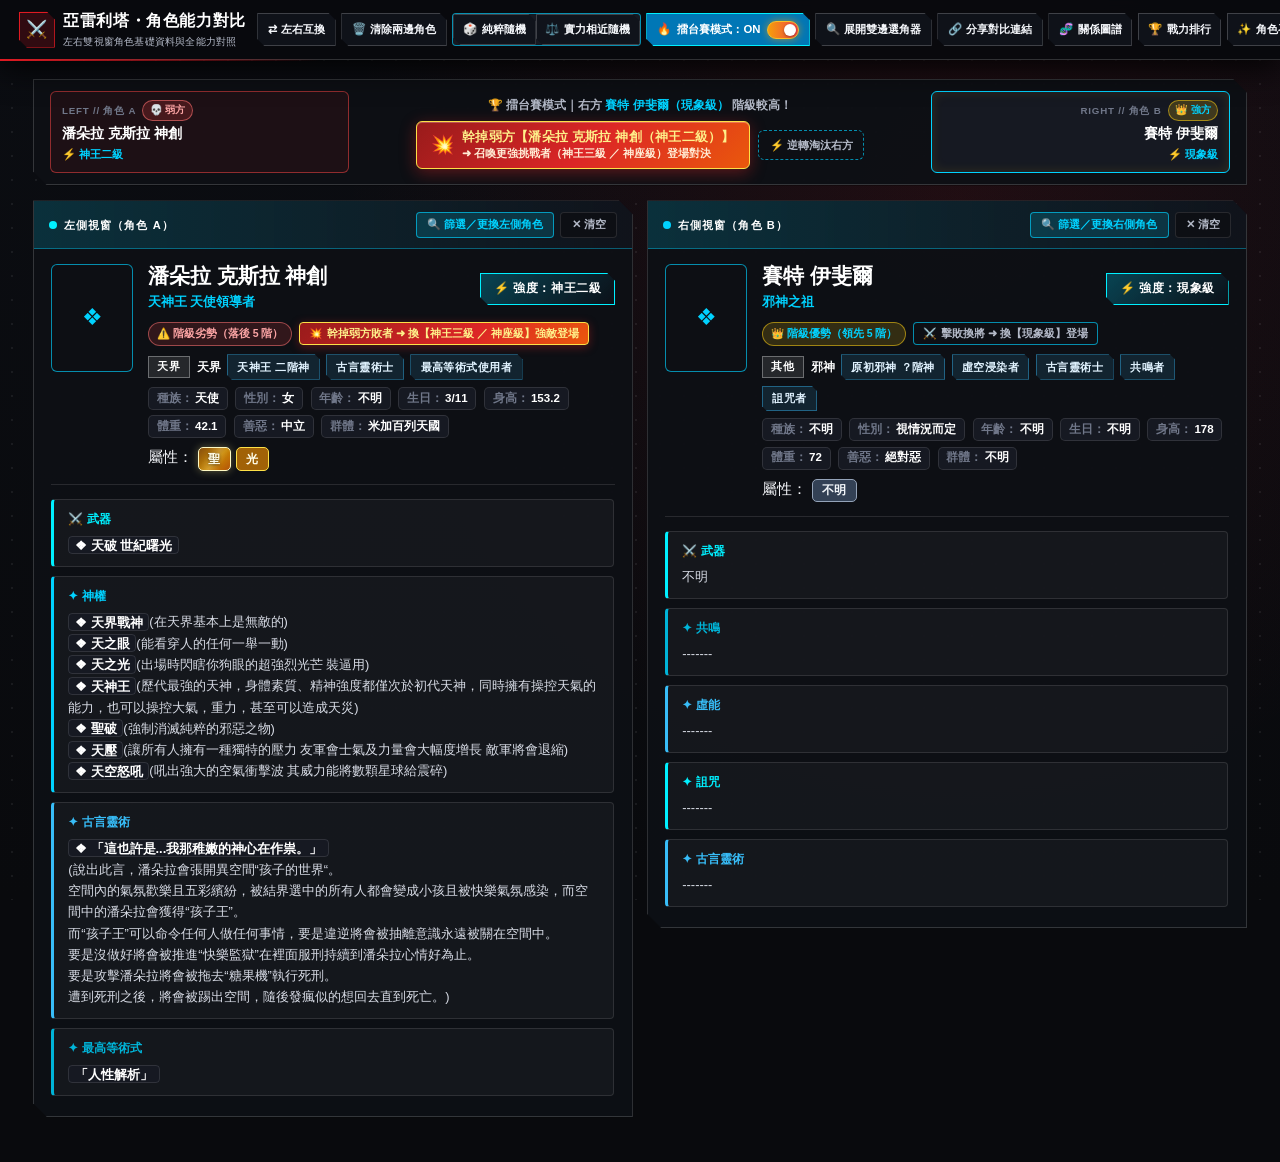
<file: compare.html>
﻿<!DOCTYPE html>
<html lang="zh-Hant" data-theme="pgr">
<head>
  <meta charset="UTF-8" />
  <meta name="viewport" content="width=device-width, initial-scale=1.0" />
  <title>角色能力對比系統｜亞雷利塔 ARELITA 官方檔案庫</title>
  <link rel="icon" type="image/svg+xml" href="assets/favicon.svg?v=20261124_pgr" />
  <link rel="shortcut icon" href="assets/favicon.svg?v=20261124_pgr" />
  <script>
    (function () {
      try {
        localStorage.setItem("arelita_theme", "pgr");
        document.documentElement.setAttribute("data-theme", "pgr");
        const pal = localStorage.getItem("arelita_pgr_palette") || "blue";
        document.documentElement.setAttribute("data-pgr-palette", pal);
      } catch (e) {}
    })();
  </script>
  <link rel="stylesheet" href="assets/styles.css?v=20261115_pgr3" />
  <link rel="stylesheet" href="assets/pgr-theme.css?v=20261128_rwd" />
</head>
<body class="is-loaded compare-page-body">
  <!-- Decorative Game-Portal Background Grid & Ambient Orbs -->
  <div class="bg-grid-overlay" aria-hidden="true"></div>
  <div class="bg-graphic-layer" aria-hidden="true">
    <div class="bg-orb bg-orb-gold"></div>
    <div class="bg-orb bg-orb-blue"></div>
    <div class="bg-watermark-text">ARELITA // VERSUS</div>
  </div>

  <!-- Fixed Header for Ability Comparison Page -->
  <header class="site-header compare-site-header" id="compareHeader">
    <div class="header-inner">
      <a href="index.html" class="brand" title="返回亞雷利塔主檔案庫">
        <div class="brand-emblem">
          <span class="emblem-diamond">⚔️</span>
        </div>
        <div class="brand-text">
          <div class="brand-title">
            <span>亞雷利塔・角色能力對比</span>
            <span class="brand-sub-en">TACTICAL ABILITY COMPARATOR</span>
          </div>
          <div class="brand-subtitle">左右雙視窗角色基礎資料與全能力對照</div>
        </div>
      </a>

      <div class="compare-header-controls">
        <button type="button" class="compare-action-btn" id="btnSwapChars" title="左右視窗角色互換">
          <span>⇄</span>
          <span>左右互換</span>
        </button>
        <button type="button" class="compare-action-btn compare-clear-both-btn" id="btnClearBothChars" title="一次清除左右兩邊已選取的角色">
          <span>🗑️</span>
          <span>清除兩邊角色</span>
        </button>
        <div class="compare-random-group" role="group" aria-label="隨機對決模式">
          <button type="button" class="compare-action-btn random-group-btn" id="btnRandomPure" title="完全隨機抽選兩名角色進行對決">
            <span>🎲</span>
            <span>純粹隨機</span>
          </button>
          <button type="button" class="compare-action-btn random-group-btn random-balanced-btn" id="btnRandomSimilar" title="隨機抽選兩名實力相近的角色（嚴格相差不超過 2 個小階級，如神王一可對決古神二，但不跨超過 2 階）">
            <span>⚖️</span>
            <span>實力相近隨機</span>
          </button>
        </div>
        <button type="button" class="compare-action-btn arena-mode-toggle-btn is-active" id="btnToggleArenaMode" aria-pressed="true" title="開啟或關閉「擂台賽模式」（擊敗弱方爬塔、五連勝火焰邊框、擊破現象級登頂最強）">
          <span class="arena-toggle-icon" id="arenaModeToggleIcon">🔥</span>
          <span id="arenaModeToggleText">擂台賽模式：ON</span>
          <span class="arena-switch-pill" aria-hidden="true"><span class="arena-switch-dot"></span></span>
        </button>
        <button type="button" class="compare-action-btn" id="btnToggleAllPickers" title="同時展開或收合左右角色的篩選器">
          <span>🔍</span>
          <span id="togglePickersLabel">展開雙邊選角器</span>
        </button>
        <button type="button" class="compare-action-btn" id="btnCopyCompareUrl" title="複製當前雙角色對比網址">
          <span>🔗</span>
          <span id="copyUrlText">分享對比連結</span>
        </button>
        <a href="relations.html" class="compare-action-btn" title="前往角色關係全景圖譜">
          <span>🧬</span>
          <span>關係圖譜</span>
        </a>
        <a href="tierlist.html" class="compare-action-btn" title="前往角色戰力 Tier List 排行榜">
          <span>🏆</span>
          <span>戰力排行</span>
        </a>
        <a href="summon.html" class="compare-action-btn" title="前往角色召喚模擬器">
          <span>✨</span>
          <span>角色召喚</span>
        </a>
        <a href="index.html" class="compare-action-btn primary-back-btn" title="返回亞雷利塔主頁面">
          <span>🏛️</span>
          <span>返回主檔案庫</span>
        </a>
      </div>
    </div>
  </header>

  <main class="compare-main-container">
    <!-- Tactical Gauntlet / Defeat & Next Challenger Bar -->
    <section class="compare-gauntlet-bar" id="compareGauntletBar" aria-live="polite"></section>

    <!-- Left & Right Split Windows -->
    <section class="compare-dual-grid" aria-label="左右角色能力對比視窗">
      <!-- ==================== LEFT WINDOW (CHARACTER A) ==================== -->
      <div class="compare-window-pane pane-left" id="comparePaneLeft">
        <div class="compare-pane-topbar">
          <div class="pane-slot-badge slot-left">
            <span class="slot-dot"></span>
            <span>左側視窗（角色 A）</span>
          </div>
          <div class="pane-topbar-actions">
            <button type="button" class="pane-btn-toggle-picker" id="btnTogglePickerLeft">
              <span>🔍 篩選／更換角色</span>
            </button>
            <button type="button" class="pane-btn-clear" id="btnClearLeft" title="清空左側角色">✕ 清空</button>
          </div>
        </div>

        <!-- Compact Multi-Dimensional Filter & Character Picker (Left) -->
        <div class="compare-picker-drawer" id="pickerDrawerLeft">
          <div class="picker-filter-toolbar">
            <div class="search-input-wrap picker-search-box">
              <span class="search-icon">⌕</span>
              <input type="search" id="searchLeft" placeholder="搜尋角色名稱、稱號、武器或能力關鍵字..." autocomplete="off" />
            </div>
            <div class="picker-toolbar-meta">
              <span class="picker-match-count" id="matchCountLeft">177 名</span>
              <button type="button" class="picker-reset-btn" id="btnResetFiltersLeft">↺ 重置篩選</button>
            </div>
          </div>

          <div class="picker-filter-compact-grid">
            <select id="realmLeft" class="picker-select" aria-label="所屬界域"></select>
            <select id="factionLeft" class="picker-select" aria-label="主陣營勢力"></select>
            <select id="subFactionLeft" class="picker-select" aria-label="子陣營或部隊"></select>
            <select id="powerLeft" class="picker-select" aria-label="強度階級"></select>
            <select id="raceLeft" class="picker-select" aria-label="種族分類"></select>
            <select id="alignLeft" class="picker-select" aria-label="善惡傾向"></select>
            <select id="attrCatLeft" class="picker-select" aria-label="屬性大類"></select>
            <select id="attrItemLeft" class="picker-select" aria-label="單一屬性"></select>
            <select id="abilityTypeLeft" class="picker-select" aria-label="持有能力體系"></select>
          </div>

          <!-- Filtered Character Roster Multi-Column Grid (Left) -->
          <div class="picker-roster-scroll" id="rosterListLeft"></div>
        </div>

        <!-- Selected Character Combat Dossier Display (Left) -->
        <div class="compare-dossier-body" id="dossierBodyLeft"></div>
      </div>

      <!-- ==================== RIGHT WINDOW (CHARACTER B) ==================== -->
      <div class="compare-window-pane pane-right" id="comparePaneRight">
        <div class="compare-pane-topbar">
          <div class="pane-slot-badge slot-right">
            <span class="slot-dot"></span>
            <span>右側視窗（角色 B）</span>
          </div>
          <div class="pane-topbar-actions">
            <button type="button" class="pane-btn-toggle-picker" id="btnTogglePickerRight">
              <span>🔍 篩選／更換角色</span>
            </button>
            <button type="button" class="pane-btn-clear" id="btnClearRight" title="清空右側角色">✕ 清空</button>
          </div>
        </div>

        <!-- Compact Multi-Dimensional Filter & Character Picker (Right) -->
        <div class="compare-picker-drawer" id="pickerDrawerRight">
          <div class="picker-filter-toolbar">
            <div class="search-input-wrap picker-search-box">
              <span class="search-icon">⌕</span>
              <input type="search" id="searchRight" placeholder="搜尋角色名稱、稱號、武器或能力關鍵字..." autocomplete="off" />
            </div>
            <div class="picker-toolbar-meta">
              <span class="picker-match-count" id="matchCountRight">177 名</span>
              <button type="button" class="picker-reset-btn" id="btnResetFiltersRight">↺ 重置篩選</button>
            </div>
          </div>

          <div class="picker-filter-compact-grid">
            <select id="realmRight" class="picker-select" aria-label="所屬界域"></select>
            <select id="factionRight" class="picker-select" aria-label="主陣營勢力"></select>
            <select id="subFactionRight" class="picker-select" aria-label="子陣營或部隊"></select>
            <select id="powerRight" class="picker-select" aria-label="強度階級"></select>
            <select id="raceRight" class="picker-select" aria-label="種族分類"></select>
            <select id="alignRight" class="picker-select" aria-label="善惡傾向"></select>
            <select id="attrCatRight" class="picker-select" aria-label="屬性大類"></select>
            <select id="attrItemRight" class="picker-select" aria-label="單一屬性"></select>
            <select id="abilityTypeRight" class="picker-select" aria-label="持有能力體系"></select>
          </div>

          <!-- Filtered Character Roster Multi-Column Grid (Right) -->
          <div class="picker-roster-scroll" id="rosterListRight"></div>
        </div>

        <!-- Selected Character Combat Dossier Display (Right) -->
        <div class="compare-dossier-body" id="dossierBodyRight"></div>
      </div>
    </section>
  </main>

  <!-- Floating Back-to-Top Button -->
  <button id="backToTopBtn" class="back-to-top-btn" title="回到網頁最頂部" aria-label="回到網頁最頂部">
    <span class="btt-arrow">▲</span>
    <span class="btt-label">TOP</span>
  </button>

  <script src="assets/data.js?v=20261128"></script>
  <script src="assets/compare.js"></script>
</body>
</html>
</file>
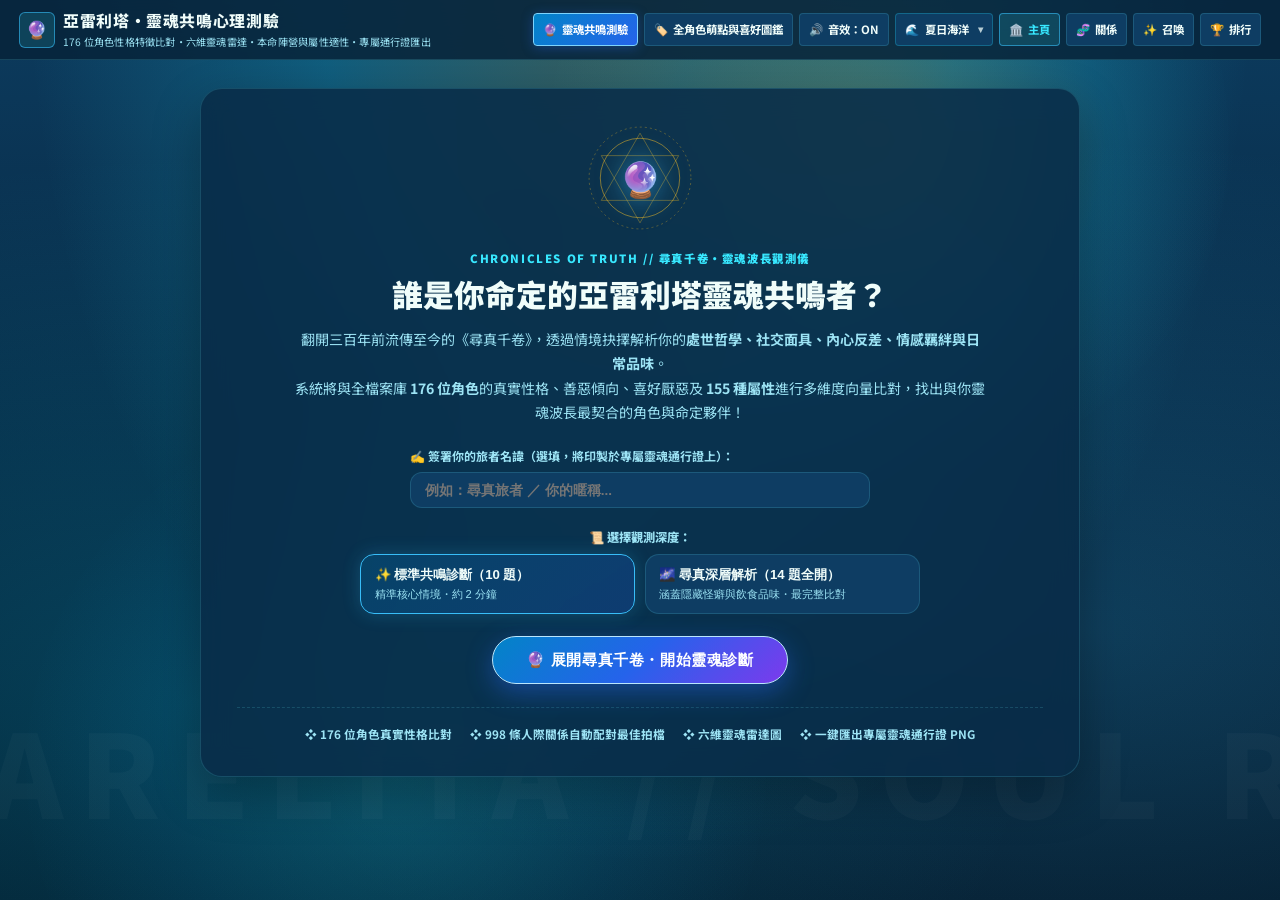
<file: quiz.html>
<!DOCTYPE html>
<html lang="zh-Hant" data-theme="ocean">

<head>
  <meta charset="UTF-8" />
  <meta name="viewport" content="width=device-width, initial-scale=1.0, viewport-fit=cover" />
  <title>亞雷利塔・靈魂共鳴心理測驗｜ARELITA SOUL RESONANCE QUIZ</title>
  <link rel="icon" type="image/svg+xml" href="assets/favicon.svg" />
  <link rel="shortcut icon" href="assets/favicon.svg" />
  <link rel="preconnect" href="https://fonts.googleapis.com" />
  <link rel="preconnect" href="https://fonts.gstatic.com" crossorigin />
  <link
    href="https://fonts.googleapis.com/css2?family=Noto+Sans+TC:wght@400;500;700;900&family=Noto+Serif+TC:wght@600;700;900&display=swap"
    rel="stylesheet" />
  <script>
    (function () {
      try {
        var saved = localStorage.getItem("arelita_theme");
        var valid = ["ocean", "beach", "bubble", "worldtree", "starry", "dark", "light"];
        var theme = valid.indexOf(saved) !== -1 ? saved : "ocean";
        document.documentElement.setAttribute("data-theme", theme);
      } catch (e) {}
    })();
  </script>
  <link rel="stylesheet" href="assets/styles.css?v=20261111_theme_fix" />
  <link rel="stylesheet" href="assets/quiz.css" />
</head>

<body class="compare-page-body quiz-page-body">
  <!-- Decorative Background Grid & Ambient Orbs -->
  <div class="bg-grid-overlay" aria-hidden="true"></div>
  <div class="bg-graphic-layer" aria-hidden="true">
    <div class="bg-orb bg-orb-gold"></div>
    <div class="bg-orb bg-orb-blue"></div>
    <div class="bg-watermark-text">ARELITA // SOUL RESONANCE</div>
  </div>

  <!-- Fixed Site Header -->
  <header class="site-header compare-site-header" id="quizHeader">
    <div class="header-inner">
      <a href="index.html" class="brand" title="返回亞雷利塔主檔案庫">
        <div class="brand-emblem">
          <span class="emblem-diamond">🔮</span>
        </div>
        <div class="brand-text">
          <div class="brand-title">
            <span>亞雷利塔・靈魂共鳴心理測驗</span>
            <span class="brand-sub-en">SOUL RESONANCE &amp; AFFINITY DIAGNOSTIC</span>
          </div>
          <div class="brand-subtitle">176 位角色性格特徵比對・六維靈魂雷達・本命陣營與屬性適性・專屬通行證匯出</div>
        </div>
      </a>

      <div class="compare-header-controls">
        <div class="quiz-mode-tabs">
          <button type="button" class="compare-action-btn is-active" data-quizview="test">
            <span>🔮</span>
            <span>靈魂共鳴測驗</span>
          </button>
          <button type="button" class="compare-action-btn" data-quizview="explorer">
            <span>🏷️</span>
            <span>全角色萌點與喜好圖鑑</span>
          </button>
        </div>

        <button type="button" id="btnToggleQuizSfx" class="compare-action-btn is-active" title="切換測驗音效">
          <span id="quizSfxIcon">🔊</span>
          <span id="quizSfxText">音效：ON</span>
        </button>

        <!-- Theme Selector -->
        <div class="theme-select-wrap" id="quizThemeSelectWrap">
          <button type="button" id="quizThemeToggleBtn" class="theme-toggle-btn" aria-haspopup="true"
            aria-expanded="false" title="挑選風格版本">
            <span class="theme-icon" id="quizThemeIcon">🌊</span>
            <span class="theme-text" id="quizThemeText">夏日海洋</span>
            <span class="theme-caret" aria-hidden="true">▾</span>
          </button>
          <div class="theme-dropdown-menu hidden" id="quizThemeDropdown" role="menu" aria-label="風格版本選單">
            <div class="theme-dropdown-header">風格版本挑選 // SELECT THEME</div>
            <div class="theme-dropdown-list">
              <button type="button" class="theme-option-btn" data-theme-val="ocean" role="menuitem">
                <span class="theme-opt-icon">🌊</span>
                <div class="theme-opt-info">
                  <span class="theme-opt-name">夏日海洋</span>
                  <span class="theme-opt-desc">晴空碧海・珍珠水波</span>
                </div>
                <span class="theme-opt-check">✓</span>
              </button>
              <button type="button" class="theme-option-btn" data-theme-val="beach" role="menuitem">
                <span class="theme-opt-icon">🏖️</span>
                <div class="theme-opt-info">
                  <span class="theme-opt-name">假日海灘</span>
                  <span class="theme-opt-desc">陽光沙灘・椰林漫步</span>
                </div>
                <span class="theme-opt-check">✓</span>
              </button>
              <button type="button" class="theme-option-btn" data-theme-val="bubble" role="menuitem">
                <span class="theme-opt-icon">🌸</span>
                <div class="theme-opt-info">
                  <span class="theme-opt-name">粉紅櫻花</span>
                  <span class="theme-opt-desc">夢幻粉櫻・草莓糖霜</span>
                </div>
                <span class="theme-opt-check">✓</span>
              </button>
              <button type="button" class="theme-option-btn" data-theme-val="worldtree" role="menuitem">
                <span class="theme-opt-icon">🌳</span>
                <div class="theme-opt-info">
                  <span class="theme-opt-name">世界樹版</span>
                  <span class="theme-opt-desc">世界命根・生命琥珀</span>
                </div>
                <span class="theme-opt-check">✓</span>
              </button>
              <button type="button" class="theme-option-btn" data-theme-val="starry" role="menuitem">
                <span class="theme-opt-icon">🌌</span>
                <div class="theme-opt-info">
                  <span class="theme-opt-name">星空版本</span>
                  <span class="theme-opt-desc">星穹夜空・璀璨流星</span>
                </div>
                <span class="theme-opt-check">✓</span>
              </button>
              <button type="button" class="theme-option-btn" data-theme-val="dark" role="menuitem">
                <span class="theme-opt-icon">🌙</span>
                <div class="theme-opt-info">
                  <span class="theme-opt-name">黑色版本</span>
                  <span class="theme-opt-desc">永夜黑曜・深黑之蝕</span>
                </div>
                <span class="theme-opt-check">✓</span>
              </button>
              <button type="button" class="theme-option-btn" data-theme-val="light" role="menuitem">
                <span class="theme-opt-icon">☀️</span>
                <div class="theme-opt-info">
                  <span class="theme-opt-name">白色版本</span>
                  <span class="theme-opt-desc">聖潔白晝・晨曦之光</span>
                </div>
                <span class="theme-opt-check">✓</span>
              </button>
            </div>
          </div>
        </div>

        <a href="index.html" class="compare-action-btn primary-back-btn" title="返回主檔案庫首頁">
          <span>🏛️</span>
          <span>主頁</span>
        </a>
        <a href="relations.html" class="compare-action-btn" title="前往角色關係全景圖譜">
          <span>🧬</span>
          <span>關係</span>
        </a>
        <a href="summon.html" class="compare-action-btn" title="前往角色召喚模擬器">
          <span>✨</span>
          <span>召喚</span>
        </a>
        <a href="tierlist.html" class="compare-action-btn" title="前往全角色戰力排行榜">
          <span>🏆</span>
          <span>排行</span>
        </a>
      </div>
    </div>
  </header>

  <main class="quiz-main">
    <!-- ==================== VIEW 1: SOUL RESONANCE QUIZ ==================== -->
    <section class="quiz-view active" id="quizViewTest">
      <!-- STAGE A: INTRO / LANDING CARD -->
      <div class="quiz-stage-card" id="quizStageIntro">
        <div class="intro-sacred-halo" aria-hidden="true">
          <svg class="halo-svg" viewBox="0 0 220 220" fill="none">
            <circle cx="110" cy="110" r="100" stroke="currentColor" stroke-width="1" stroke-dasharray="4 6" opacity="0.6" />
            <circle cx="110" cy="110" r="78" stroke="currentColor" stroke-width="1.2" opacity="0.8" />
            <polygon points="110,22 186,154 34,154" stroke="currentColor" stroke-width="1" fill="none" opacity="0.65" />
            <polygon points="110,198 186,66 34,66" stroke="currentColor" stroke-width="1" fill="none" opacity="0.65" />
          </svg>
          <div class="halo-center-gem">🔮</div>
        </div>

        <div class="quiz-kicker">CHRONICLES OF TRUTH // 尋真千卷・靈魂波長觀測儀</div>
        <h1 class="quiz-hero-title">誰是你命定的亞雷利塔靈魂共鳴者？</h1>
        <p class="quiz-hero-desc">
          翻開三百年前流傳至今的《尋真千卷》，透過情境抉擇解析你的<strong>處世哲學、社交面具、內心反差、情感羈絆與日常品味</strong>。<br />
          系統將與全檔案庫 <strong>176 位角色</strong>的真實性格、善惡傾向、喜好厭惡及 <strong>155 種屬性</strong>進行多維度向量比對，找出與你靈魂波長最契合的角色與命定夥伴！
        </p>

        <!-- Optional Traveler Name Input for Pass Card -->
        <div class="traveler-name-box">
          <label for="travelerNameInput">✍️ 簽署你的旅者名諱（選填，將印製於專屬靈魂通行證上）：</label>
          <input type="text" id="travelerNameInput" placeholder="例如：尋真旅者 ／ 你的暱稱..." maxlength="20" autocomplete="off" />
        </div>

        <!-- Quiz Length Mode Selection -->
        <div class="quiz-length-selector">
          <span class="length-label">📜 選擇觀測深度：</span>
          <div class="length-pills" id="quizLengthPills">
            <button type="button" class="length-pill active" data-qcount="10">
              <strong>✨ 標準共鳴診斷（10 題）</strong>
              <small>精準核心情境・約 2 分鐘</small>
            </button>
            <button type="button" class="length-pill" data-qcount="14">
              <strong>🌌 尋真深層解析（14 題全開）</strong>
              <small>涵蓋隱藏怪癖與飲食品味・最完整比對</small>
            </button>
          </div>
        </div>

        <div class="quiz-intro-actions">
          <button type="button" class="quiz-primary-cta" id="btnStartQuiz">
            <span>🔮 展開尋真千卷・開始靈魂診斷</span>
          </button>
        </div>

        <div class="quiz-feature-badges">
          <span>❖ 176 位角色真實性格比對</span>
          <span>❖ 998 條人際關係自動配對最佳拍檔</span>
          <span>❖ 六維靈魂雷達圖</span>
          <span>❖ 一鍵匯出專屬靈魂通行證 PNG</span>
        </div>
      </div>

      <!-- STAGE B: QUESTIONNAIRE FLOW -->
      <div class="quiz-stage-card hidden" id="quizStageQuestions">
        <div class="q-progress-header">
          <div class="q-progress-top">
            <span class="q-step-badge" id="qStepBadge">QUESTION 01 / 10</span>
            <span class="q-category-tag" id="qCategoryTag">【處世與信念】</span>
          </div>
          <div class="q-progress-bar-track">
            <div class="q-progress-bar-fill" id="qProgressBarFill" style="width: 10%;"></div>
          </div>
        </div>

        <div class="q-card-body" id="qCardBody">
          <p class="q-lore-scene" id="qLoreScene"></p>
          <h2 class="q-title-text" id="qTitleText"></h2>

          <div class="q-options-grid" id="qOptionsGrid">
            <!-- Populated by quiz.js -->
          </div>
        </div>

        <div class="q-nav-footer">
          <button type="button" class="q-nav-btn" id="btnPrevQuestion">
            <span>← 返回上一題</span>
          </button>
          <button type="button" class="q-nav-btn" id="btnRestartDuringQuiz">
            <span>🔄 重新開始</span>
          </button>
        </div>
      </div>

      <!-- STAGE C: ANALYZING / RESONATING ANIMATION -->
      <div class="quiz-stage-card hidden" id="quizStageAnalyzing">
        <div class="analyzing-spinner-wrap">
          <div class="analyzing-ring ring-1"></div>
          <div class="analyzing-ring ring-2"></div>
          <div class="analyzing-core">❖</div>
        </div>
        <h2 class="analyzing-title">正在與五界角色檔案庫進行靈魂波長共鳴...</h2>
        <p class="analyzing-status" id="analyzingStatusText">解析善惡道德座標與 17 大屬性親和度...</p>
      </div>

      <!-- STAGE D: RESULT REPORT & PASS CARD -->
      <div class="quiz-result-container hidden" id="quizStageResult">
        <!-- Populated dynamically by quiz.js -->
      </div>
    </section>

    <!-- ==================== VIEW 2: PERSONALITY & AFFINITY EXPLORER ==================== -->
    <section class="quiz-view" id="quizViewExplorer">
      <div class="explorer-container">
        <div class="explorer-header-card">
          <div>
            <h2>🏷️ 亞雷利塔全角色・性格萌點與日常喜好圖鑑</h2>
            <p>點擊任一性格特質或日常飲食／興趣標籤，立即探索在《亞雷利塔》中擁有相同萌點或愛好的角色們！</p>
          </div>
          <div class="explorer-search-box">
            <input type="search" id="explorerSearchInput" placeholder="搜尋角色姓名、個性、喜歡或討厭的事物（如：甜食、傲嬌、貓、茶、酒、劍）..." />
          </div>
        </div>

        <div class="explorer-tags-section">
          <div class="tag-group-row">
            <span class="tag-group-label">🎭 性格與反差萌點：</span>
            <div class="tag-pills-wrap" id="personalityTagPills"></div>
          </div>
          <div class="tag-group-row">
            <span class="tag-group-label">🍰 飲食與日常愛好：</span>
            <div class="tag-pills-wrap" id="hobbyTagPills"></div>
          </div>
        </div>

        <div class="explorer-results-meta" id="explorerResultsMeta">
          共找到 176 位角色
        </div>

        <div class="explorer-grid" id="explorerCharGrid">
          <!-- Populated by quiz.js -->
        </div>
      </div>
    </section>
  </main>

  <script src="assets/data.js"></script>
  <script src="assets/relations_data.js"></script>
  <script src="assets/quiz.js"></script>
</body>

</html>
</file>
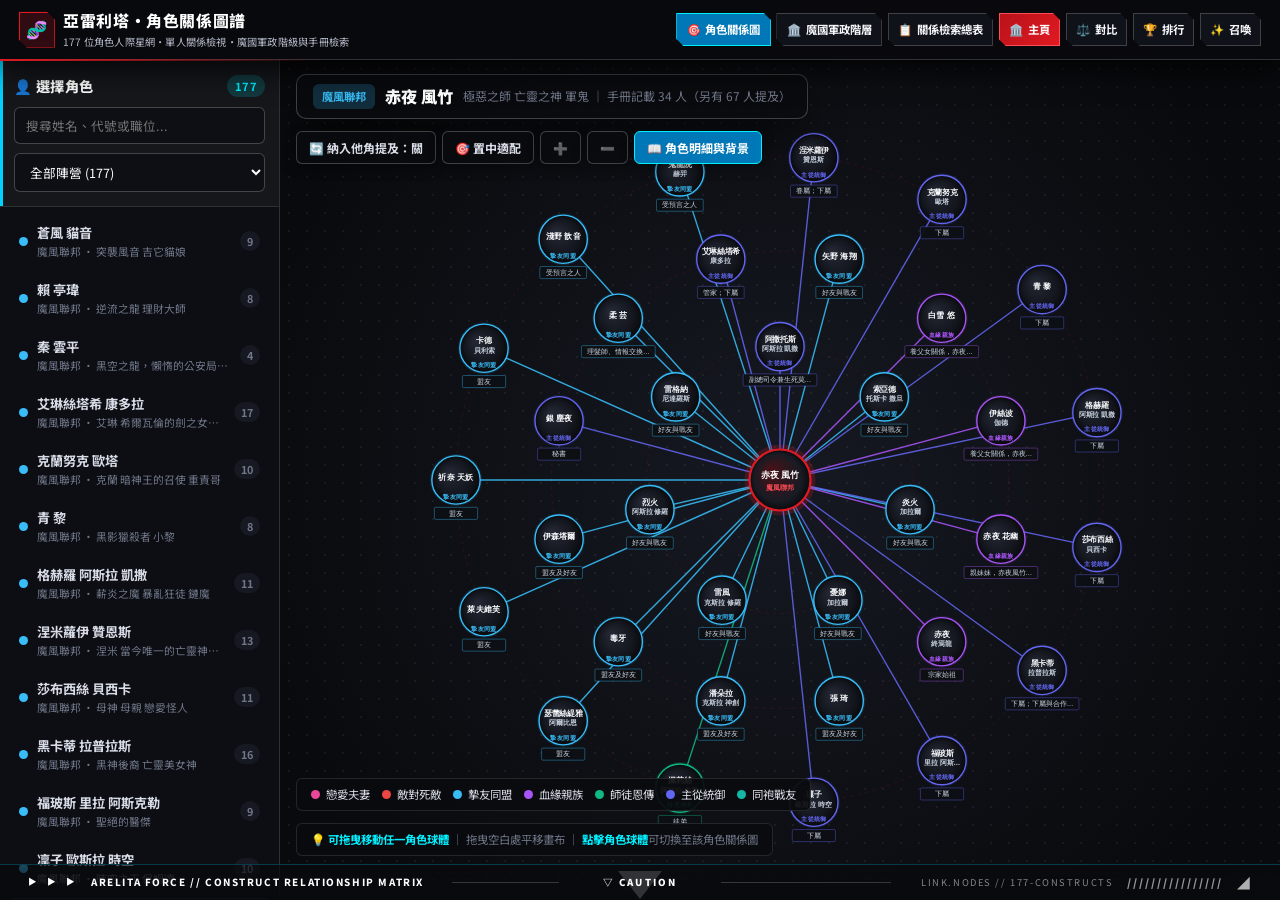
<file: relations.html>
﻿<!DOCTYPE html>
<html lang="zh-Hant" data-theme="pgr">

<head>
    <meta charset="UTF-8" />
    <meta name="viewport" content="width=device-width, initial-scale=1.0" />
    <title>亞雷利塔・角色關係全景圖譜｜亞雷利塔 ARELITA 官方世界觀檔案庫</title>
    <link rel="icon" type="image/svg+xml" href="assets/favicon.svg?v=20261124_pgr" />
    <link rel="shortcut icon" href="assets/favicon.svg?v=20261124_pgr" />
    <link rel="preconnect" href="https://fonts.googleapis.com">
    <link rel="preconnect" href="https://fonts.gstatic.com" crossorigin>
    <link
        href="https://fonts.googleapis.com/css2?family=Noto+Sans+TC:wght@400;500;700;900&family=Noto+Serif+TC:wght@600;700;900&display=swap"
        rel="stylesheet">
    <script>
        (function () {
            try {
                localStorage.setItem("arelita_theme", "pgr");
                document.documentElement.setAttribute("data-theme", "pgr");
                const pal = localStorage.getItem("arelita_pgr_palette") || "blue";
                document.documentElement.setAttribute("data-pgr-palette", pal);
            } catch (e) { }
        })();
    </script>
    <link rel="stylesheet" href="assets/styles.css?v=20261115_pgr3" />
    <link rel="stylesheet" href="assets/relations.css?v=20261128_rwd" />
    <link rel="stylesheet" href="assets/pgr-theme.css?v=20261128_rwd" />
</head>

<body class="compare-page-body rel-body">
    <!-- Fixed Header matching compare.html / tierlist.html / index.html -->
    <header class="site-header compare-site-header" id="relHeader">
        <div class="header-inner">
            <a href="index.html" class="brand" title="返回亞雷利塔主檔案庫">
                <div class="brand-emblem">
                    <span class="emblem-diamond">🧬</span>
                </div>
                <div class="brand-text">
                    <div class="brand-title">
                        <span>亞雷利塔・角色關係圖譜</span>
                        <span class="brand-sub-en">ALL-CHARACTER RELATIONSHIP VIEWER</span>
                    </div>
                    <div class="brand-subtitle">177 位角色人際星網・單人關係檢視・魔國軍政階級與手冊檢索</div>
                </div>
            </a>

            <!-- View switcher tabs & Navigation Links -->
            <div class="compare-header-controls">
                <div class="rel-header-tabs" id="relViewTabs">
                    <button class="compare-action-btn is-active" data-view="ego">
                        <span>🎯</span>
                        <span>角色關係圖</span>
                    </button>
                    <button class="compare-action-btn" data-view="hierarchy">
                        <span>🏛️</span>
                        <span>魔國軍政階層</span>
                    </button>
                    <button class="compare-action-btn" data-view="matrix">
                        <span>📋</span>
                        <span>關係檢索總表</span>
                    </button>
                </div>

                <a href="index.html" class="compare-action-btn primary-back-btn" title="返回主檔案庫首頁">
                    <span>🏛️</span>
                    <span>主頁</span>
                </a>
                <a href="compare.html" class="compare-action-btn" title="前往角色能力對比">
                    <span>⚖️</span>
                    <span>對比</span>
                </a>
                <a href="tierlist.html" class="compare-action-btn" title="前往全角色戰力排行榜">
                    <span>🏆</span>
                    <span>排行</span>
                </a>
                <a href="summon.html" class="compare-action-btn" title="前往角色召喚模擬器">
                    <span>✨</span>
                    <span>召喚</span>
                </a>
            </div>
        </div>
    </header>

    <main class="rel-main">
        <!-- ==================== VIEW 1: SINGLE-CHARACTER EGO GRAPH ==================== -->
        <section class="rel-view active" id="view-ego">
            <div class="ego-workspace-layout">
                <!-- Left Panel: Character Selector Sidebar -->
                <aside class="char-selector-sidebar">
                    <div class="sidebar-header">
                        <h2>👤 選擇角色 <span id="charSelectorCount" class="count-pill">177</span></h2>
                        <div class="selector-search-wrap">
                            <input type="search" id="charSearchInput" placeholder="搜尋姓名、代號或職位..." autocomplete="off" />
                        </div>
                        <div class="selector-faction-wrap">
                            <select id="charFactionFilter">
                                <option value="all">全部陣營 (177)</option>
                            </select>
                        </div>
                    </div>
                    <div class="char-selector-list" id="charSelectorList">
                        <!-- Populated by relations.js -->
                    </div>
                </aside>

                <!-- Main Area: Full-Width Radial Relationship Diagram -->
                <div class="ego-graph-stage" id="egoStageContainer">
                    <!-- Top Floating Bar: Current Character Info + Controls -->
                    <div class="ego-stage-topbar">
                        <div class="ego-active-char-banner" id="egoActiveCharBanner">
                            <span class="ego-banner-faction" id="egoBannerFaction">--</span>
                            <strong class="ego-banner-name" id="egoBannerName">請選擇角色</strong>
                            <span class="ego-banner-meta" id="egoBannerMeta"></span>
                        </div>
                        <div class="ego-stage-controls">
                            <button class="stage-ctrl-btn" id="btnToggleIncoming" title="額外顯示其他角色在手冊中單方面提及此角色的關係">
                                🔄 納入他角提及：關
                            </button>
                            <button class="stage-ctrl-btn" id="btnCenterEgo" title="重置視角並自動適配畫面">🎯 置中適配</button>
                            <button class="stage-ctrl-btn" id="btnZoomIn" title="放大">➕</button>
                            <button class="stage-ctrl-btn" id="btnZoomOut" title="縮小">➖</button>
                            <button class="stage-ctrl-btn stage-drawer-btn" id="btnToggleDossier" title="展開或收合角色設定與文字明細">
                                📖 角色明細與背景
                            </button>
                        </div>
                    </div>

                    <!-- Canvas -->
                    <canvas id="egoCanvas"></canvas>

                    <!-- Hover Tooltip -->
                    <div class="ego-node-tooltip hidden" id="egoNodeTooltip"></div>

                    <!-- Bottom Hint & Legend -->
                    <div class="ego-stage-footer">
                        <div class="ego-legend">
                            <span class="legend-item"><i class="rel-color-dot" style="background:#ec4899;"></i> 戀愛夫妻</span>
                            <span class="legend-item"><i class="rel-color-dot" style="background:#ef4444;"></i> 敵對死敵</span>
                            <span class="legend-item"><i class="rel-color-dot" style="background:#38bdf8;"></i> 摯友同盟</span>
                            <span class="legend-item"><i class="rel-color-dot" style="background:#a855f7;"></i> 血緣親族</span>
                            <span class="legend-item"><i class="rel-color-dot" style="background:#10b981;"></i> 師徒恩傳</span>
                            <span class="legend-item"><i class="rel-color-dot" style="background:#6366f1;"></i> 主從統御</span>
                            <span class="legend-item"><i class="rel-color-dot" style="background:#14b8a6;"></i> 同袍戰友</span>
                        </div>
                        <div class="ego-hint">
                            💡 <strong>可拖曳移動任一角色球體</strong> ｜ 拖曳空白處平移畫布 ｜ <strong>點擊角色球體</strong>可切換至該角色關係圖
                        </div>
                    </div>

                    <!-- Slide-over Drawer: Selected Character Dossier & Text List -->
                    <aside class="ego-dossier-drawer hidden" id="egoDossierDrawer">
                        <div class="drawer-header">
                            <h3>📖 角色檔案與關係清單</h3>
                            <button class="drawer-close-btn" id="btnCloseDossier" title="關閉側欄">✕</button>
                        </div>
                        <div id="egoDossierContent" class="ego-dossier-content">
                            <!-- Populated by relations.js -->
                        </div>
                    </aside>
                </div>
            </div>
        </section>

        <!-- ==================== VIEW 2: EMPIRE & FACTION HIERARCHY ==================== -->
        <section class="rel-view" id="view-hierarchy">
            <div class="rel-scroll-container">
                <div class="section-intro-banner">
                    <h2>🏛️ 魔國聯邦與各大勢力軍政指揮階級圖</h2>
                    <p>點擊任一角色卡片，將自動跳轉至該角色的「單人關係圖譜」。</p>
                </div>
                <div id="hierarchyContent" class="hierarchy-grid"></div>
            </div>
        </section>

        <!-- ==================== VIEW 3: SEARCHABLE RELATIONSHIP MATRIX ==================== -->
        <section class="rel-view" id="view-matrix">
            <div class="rel-scroll-container">
                <div class="matrix-toolbar">
                    <div class="matrix-search-wrap">
                        <input type="search" id="matrixSearchInput" placeholder="搜尋角色名稱、對象或關係關鍵字（如：夫妻、摯友、師徒、死敵、主僕）..." />
                    </div>
                    <div class="matrix-filter-pills" id="matrixFactionPills"></div>
                    <div class="matrix-stats" id="matrixStatsText">共載入 0 條關係紀錄</div>
                </div>
                <div class="matrix-table-wrap">
                    <table class="rel-matrix-table">
                        <thead>
                            <tr>
                                <th style="width: 170px;">主體角色</th>
                                <th style="width: 140px;">所屬陣營</th>
                                <th style="width: 180px;">關聯對象</th>
                                <th>具體關係與互動說明（手冊完整記載）</th>
                                <th style="width: 120px;">操作</th>
                            </tr>
                        </thead>
                        <tbody id="matrixTableBody"></tbody>
                    </table>
                </div>
            </div>
        </section>
    </main>

    <!-- PGR Persistent Bottom Tactical HUD Bar -->
    <footer class="pgr-bottom-hud pgr-hud-only" aria-hidden="true">
        <div class="pgr-bh-left">
            <span class="pgr-bh-arrows">▶ ▶ ▶</span>
            <span class="pgr-bh-brand">ARELITA FORCE // CONSTRUCT RELATIONSHIP MATRIX</span>
            <div class="pgr-bh-line"></div>
        </div>
        <div class="pgr-bh-center">
            <div class="pgr-bh-caution-tri"></div>
            <span class="pgr-bh-caution-text">▽ CAUTION</span>
        </div>
        <div class="pgr-bh-right">
            <div class="pgr-bh-line"></div>
            <span class="pgr-bh-serial">LINK.NODES // 177-CONSTRUCTS</span>
            <span class="pgr-bh-slashes">////////////////</span>
            <span class="pgr-bh-corner">◢</span>
        </div>
    </footer>

    <script src="assets/relations_data.js?v=20261128"></script>
    <script src="assets/relations.js"></script>
</body>

</html>
</file>
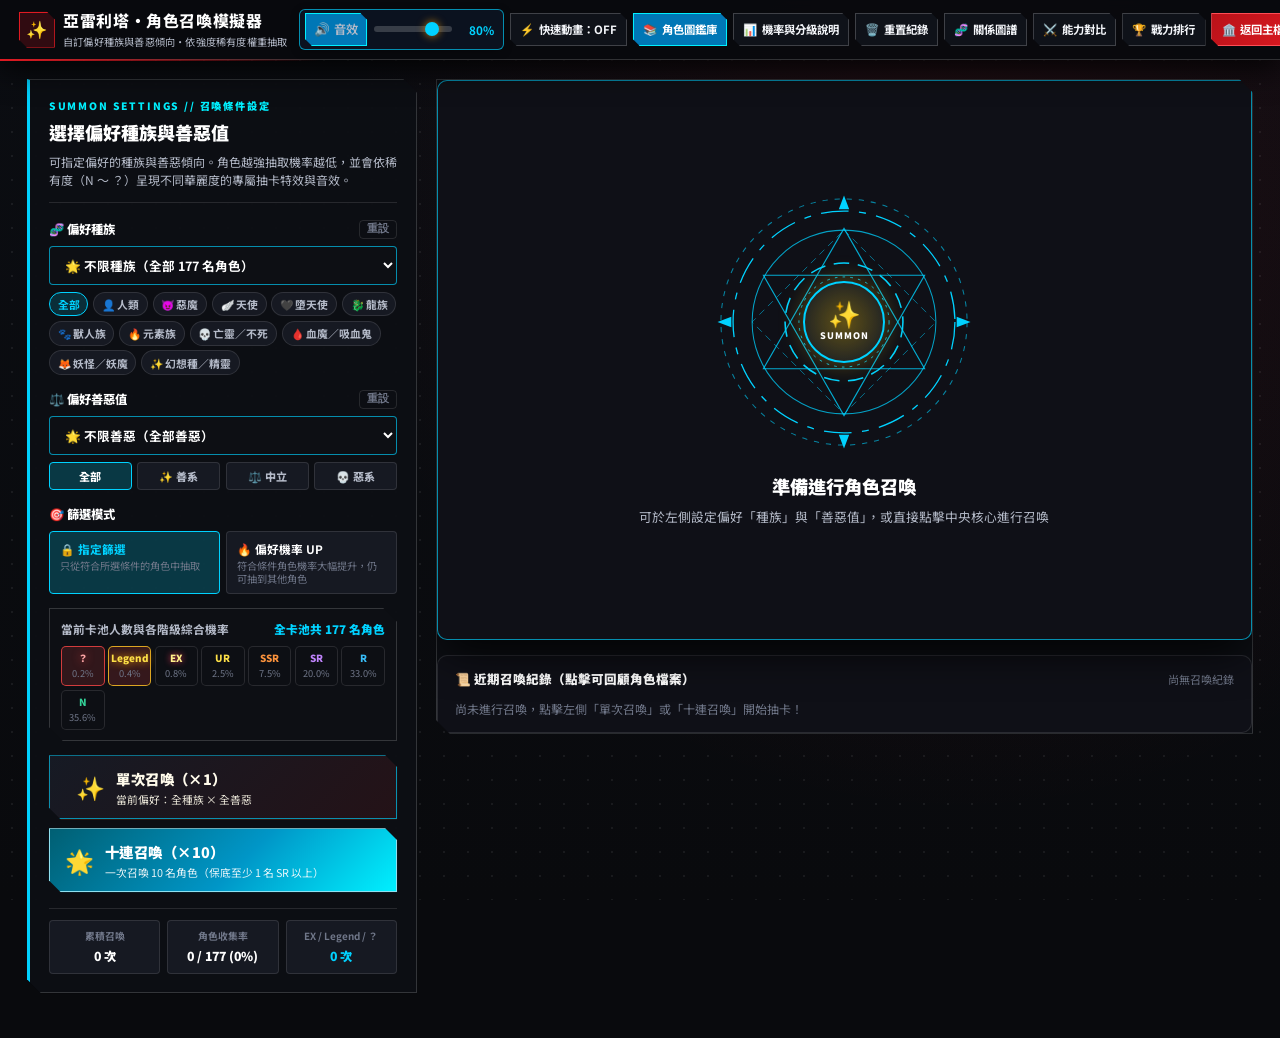
<file: summon.html>
﻿<!DOCTYPE html>
<html lang="zh-Hant" data-theme="pgr">
<head>
  <meta charset="UTF-8" />
  <meta name="viewport" content="width=device-width, initial-scale=1.0, viewport-fit=cover" />
  <meta name="apple-mobile-web-app-capable" content="yes" />
  <meta name="apple-mobile-web-app-status-bar-style" content="black-translucent" />
  <meta name="format-detection" content="telephone=no" />
  <title>角色召喚模擬器｜亞雷利塔 ARELITA 官方世界觀檔案庫</title>
  <link rel="icon" type="image/svg+xml" href="assets/favicon.svg?v=20261124_pgr" />
  <link rel="shortcut icon" href="assets/favicon.svg?v=20261124_pgr" />
  <link rel="preconnect" href="https://fonts.googleapis.com" />
  <link rel="preconnect" href="https://fonts.gstatic.com" crossorigin />
  <link
    href="https://fonts.googleapis.com/css2?family=Cinzel:wght@500;600;700;800;900&family=Noto+Sans+TC:wght@400;500;700;900&family=Noto+Serif+TC:wght@600;700;900&display=swap"
    rel="stylesheet"
  />
  <script>
    (function () {
      try {
        localStorage.setItem("arelita_theme", "pgr");
        document.documentElement.setAttribute("data-theme", "pgr");
        const pal = localStorage.getItem("arelita_pgr_palette") || "blue";
        document.documentElement.setAttribute("data-pgr-palette", pal);
      } catch (e) {}
    })();
  </script>
  <link rel="stylesheet" href="assets/styles.css?v=20261115_pgr3" />
  <link rel="stylesheet" href="assets/pgr-theme.css?v=20261128_rwd" />
</head>
<body class="compare-page-body summon-page-body">
  <!-- Decorative Game-Portal Background Grid & Orbs -->
  <div class="bg-grid-overlay" aria-hidden="true"></div>
  <div class="bg-graphic-layer" aria-hidden="true">
    <div class="bg-orb bg-orb-gold"></div>
    <div class="bg-orb bg-orb-blue"></div>
    <div class="bg-watermark-text">ARELITA // SUMMON</div>
  </div>

  <!-- Sleek Single-Row Header -->
  <header class="site-header compare-site-header" id="summonHeader">
    <div class="header-inner">
      <a href="index.html" class="brand" title="返回亞雷利塔主檔案庫">
        <div class="brand-emblem">
          <span class="emblem-diamond">✨</span>
        </div>
        <div class="brand-text">
          <div class="brand-title">
            <span>亞雷利塔・角色召喚模擬器</span>
            <span class="brand-sub-en">CHARACTER SUMMON SIMULATOR</span>
          </div>
          <div class="brand-subtitle">自訂偏好種族與善惡傾向・依強度稀有度權重抽取</div>
        </div>
      </a>

      <div class="compare-header-controls">
        <div class="summon-volume-ctrl-group" title="召喚音效與音量大小調整">
          <button type="button" class="compare-action-btn is-active summon-vol-mute-btn" id="btnToggleSummonSfx" aria-pressed="true" title="點擊靜音 / 取消靜音">
            <span id="summonSfxIcon">🔊</span>
            <span id="summonSfxText" class="summon-vol-quick-text">音效</span>
          </button>
          <div class="summon-vol-slider-box">
            <input type="range" id="summonVolumeSlider" class="summon-vol-slider" min="0" max="100" value="80" step="1" aria-label="召喚音量調整" title="拖動滑桿調整召喚音效音量大小" />
            <span id="summonVolumeText" class="summon-vol-label">80%</span>
          </div>
        </div>
        <button type="button" class="compare-action-btn" id="btnToggleFastSummon" aria-pressed="false" title="縮短召喚前導動畫時間">
          <span id="fastSummonIcon">⚡</span>
          <span id="fastSummonText">快速動畫：OFF</span>
        </button>
        <button type="button" class="compare-action-btn is-gold" id="btnOpenDexModal" title="開啟全角色圖鑑庫，檢視已收集與尚未抽到角色清單">
          <span>📚</span>
          <span>角色圖鑑庫</span>
        </button>
        <button type="button" class="compare-action-btn" id="btnOpenTierGuide" title="檢視各稀有度分級與抽取機率說明">
          <span>📊</span>
          <span>機率與分級說明</span>
        </button>
        <button type="button" class="compare-action-btn compare-clear-both-btn" id="btnResetSummonHistory" title="清空本次召喚收集紀錄">
          <span>🗑️</span>
          <span>重置紀錄</span>
        </button>
        <a href="relations.html" class="compare-action-btn" title="前往角色關係全景圖譜">
          <span>🧬</span>
          <span>關係圖譜</span>
        </a>
        <a href="compare.html" class="compare-action-btn" title="前往角色能力對比系統">
          <span>⚔️</span>
          <span>能力對比</span>
        </a>
        <a href="tierlist.html" class="compare-action-btn" title="前往角色戰力 Tier List 排行榜">
          <span>🏆</span>
          <span>戰力排行</span>
        </a>
        <a href="index.html" class="compare-action-btn primary-back-btn" title="返回亞雷利塔主頁面">
          <span>🏛️</span>
          <span>返回主檔案庫</span>
        </a>
      </div>
    </div>
  </header>

  <main class="summon-main-container">
    <!-- Top Workspace Grid: Left Control Panel + Right Summoning Stage -->
    <div class="summon-workspace-grid">
      <!-- ==================== LEFT: SUMMON PREFERENCE CONTROLS ==================== -->
      <aside class="summon-control-panel" aria-label="召喚偏好設定">
        <div class="summon-panel-header">
          <div class="summon-kicker">SUMMON SETTINGS // 召喚條件設定</div>
          <h1 class="summon-panel-title">選擇偏好種族與善惡值</h1>
          <p class="summon-panel-desc">可指定偏好的種族與善惡傾向。角色越強抽取機率越低，並會依稀有度（N ～ ？）呈現不同華麗度的專屬抽卡特效與音效。</p>
        </div>

        <div class="summon-pref-form">
          <!-- 1. Preferred Race -->
          <div class="summon-field-block">
            <div class="summon-field-label-row">
              <label for="prefRaceSelect" class="summon-field-label">🧬 偏好種族</label>
              <button type="button" class="summon-field-reset" id="btnResetRace" title="重設為不限種族">重設</button>
            </div>
            <select id="prefRaceSelect" class="summon-select">
              <option value="">🌟 不限種族（全部種族）</option>
            </select>
            <div class="summon-quick-chips" id="quickRaceChips" aria-label="熱門種族快速選擇"></div>
          </div>

          <!-- 2. Preferred Alignment -->
          <div class="summon-field-block">
            <div class="summon-field-label-row">
              <label for="prefAlignSelect" class="summon-field-label">⚖️ 偏好善惡值</label>
              <button type="button" class="summon-field-reset" id="btnResetAlign" title="重設為不限善惡">重設</button>
            </div>
            <select id="prefAlignSelect" class="summon-select">
              <option value="">🌟 不限善惡（全部善惡）</option>
            </select>
            <div class="summon-align-pills" id="quickAlignPills" role="group" aria-label="善惡陣營快速切換">
              <button type="button" class="align-pill active" data-align-val="">全部</button>
              <button type="button" class="align-pill is-good" data-align-val="GROUP_GOOD">✨ 善系</button>
              <button type="button" class="align-pill is-neutral" data-align-val="GROUP_NEUTRAL">⚖️ 中立</button>
              <button type="button" class="align-pill is-evil" data-align-val="GROUP_EVIL">💀 惡系</button>
            </div>
          </div>

          <!-- 3. Match Mode (Strict Filter vs Rate-Up PU) -->
          <div class="summon-field-block">
            <div class="summon-field-label-row">
              <span class="summon-field-label">🎯 篩選模式</span>
            </div>
            <div class="summon-mode-switch" role="radiogroup" aria-label="篩選模式">
              <button type="button" class="summon-mode-btn active" data-mode="strict" id="modeBtnStrict">
                <strong>🔒 指定篩選</strong>
                <small>只從符合所選條件的角色中抽取</small>
              </button>
              <button type="button" class="summon-mode-btn" data-mode="rateup" id="modeBtnRateup">
                <strong>🔥 偏好機率 UP</strong>
                <small>符合條件角色機率大幅提升，仍可抽到其他角色</small>
              </button>
            </div>
          </div>

          <!-- Live Pool Status & Probability Box -->
          <div class="summon-pool-status" id="summonPoolStatus">
            <div class="pool-status-top">
              <span class="pool-status-label">當前卡池人數與各階級綜合機率</span>
              <span class="pool-status-count" id="poolMatchCount">177 名角色</span>
            </div>
            <div class="pool-tier-mini-bars" id="poolTierBreakdown"></div>
          </div>

          <!-- Primary Summon Action Buttons -->
          <div class="summon-cta-stack">
            <button type="button" class="btn-summon-main is-single" id="btnSummonSingle">
              <span class="btn-summon-glow" aria-hidden="true"></span>
              <span class="btn-summon-icon">✨</span>
              <span class="btn-summon-text">
                <strong>單次召喚（×1）</strong>
                <small id="summonBtnSubLabel">隨機召喚 1 名角色</small>
              </span>
            </button>

            <button type="button" class="btn-summon-main is-multi" id="btnSummonMulti">
              <span class="btn-summon-icon">🌟</span>
              <span class="btn-summon-text">
                <strong>十連召喚（×10）</strong>
                <small>一次召喚 10 名角色（保底至少 1 名 SR 以上）</small>
              </span>
            </button>
          </div>
        </div>

        <!-- Collection Stats Mini Box -->
        <div class="summon-stats-card">
          <div class="s-stat-item">
            <span class="s-stat-label">累積召喚</span>
            <strong class="s-stat-val" id="statTotalPulls">0 次</strong>
          </div>
          <div class="s-stat-item">
            <span class="s-stat-label">角色收集率</span>
            <strong class="s-stat-val" id="statCollectionRate">0 / 177 (0%)</strong>
          </div>
          <div class="s-stat-item">
            <span class="s-stat-label">EX / Legend / ？</span>
            <strong class="s-stat-val is-gold" id="statHighRarityCount">0 次</strong>
          </div>
        </div>
      </aside>

      <!-- ==================== RIGHT: SUMMONING STAGE & RESULT SHOWCASE ==================== -->
      <section class="summon-stage-panel" aria-label="召喚演出舞台與角色結果">
        <!-- Main Interactive Summon Stage -->
        <div class="summon-stage-viewport" id="summonStageViewport" data-tier="idle">
          <!-- High-FPS Canvas for Ribbons, Lightning, Meteors, Shockwaves & Prism Beams -->
          <canvas id="summonFxCanvas" class="summon-fx-canvas" aria-hidden="true"></canvas>

          <!-- Screen Flash Overlay -->
          <div class="summon-screen-flash" id="summonScreenFlash" aria-hidden="true"></div>

          <!-- Skip Animation Button (Visible during summoning sequence) -->
          <button type="button" class="summon-skip-btn hidden" id="btnSkipSummonAnim" title="點擊或按下空白鍵 (Space) 立即跳過動畫">
            <span>⏩ 略過動畫 (SKIP / 空白鍵)</span>
          </button>

          <!-- 1. IDLE STAGE STATE (Before first summon) -->
          <div class="summon-idle-state" id="summonIdleState">
            <div class="altar-magic-circle-wrap" id="idleAltarCircle">
              <svg class="altar-svg ring-outer" viewBox="0 0 300 300" fill="none">
                <circle cx="150" cy="150" r="142" stroke="currentColor" stroke-width="1.2" stroke-dasharray="6 8" opacity="0.6" />
                <circle cx="150" cy="150" r="128" stroke="currentColor" stroke-width="1.5" stroke-dasharray="32 12 8 12" />
                <path d="M150 4 L156 20 L144 20 Z M150 296 L156 280 L144 280 Z M4 150 L20 156 L20 144 Z M296 150 L280 156 L280 144 Z" fill="currentColor" />
              </svg>
              <svg class="altar-svg ring-mid" viewBox="0 0 300 300" fill="none">
                <circle cx="150" cy="150" r="106" stroke="currentColor" stroke-width="1.2" opacity="0.75" />
                <polygon points="150,42 243,204 57,204" stroke="currentColor" stroke-width="1.3" fill="none" opacity="0.8" />
                <polygon points="150,258 243,96 57,96" stroke="currentColor" stroke-width="1.3" fill="none" opacity="0.8" />
                <rect x="75" y="75" width="150" height="150" stroke="currentColor" stroke-width="1" stroke-dasharray="8 6" transform="rotate(45 150 150)" opacity="0.55" />
              </svg>
              <svg class="altar-svg ring-inner" viewBox="0 0 300 300" fill="none">
                <circle cx="150" cy="150" r="68" stroke="currentColor" stroke-width="1.8" stroke-dasharray="18 10" />
                <circle cx="150" cy="150" r="52" stroke="currentColor" stroke-width="1" stroke-dasharray="3 6" />
              </svg>
              <div class="altar-core-gem" id="idleAltarCoreBtn" role="button" tabindex="0" title="點擊直接進行單次召喚">
                <span class="core-gem-icon">✨</span>
                <span class="core-gem-hint">SUMMON</span>
              </div>
            </div>
            <div class="idle-stage-caption">
              <h2>準備進行角色召喚</h2>
              <p>可於左側設定偏好「種族」與「善惡值」，或直接點擊中央核心進行召喚</p>
            </div>
          </div>

          <!-- 2. ACTIVE CINEMATIC SUMMONING SEQUENCE OVERLAY -->
          <div class="summon-cinematic-layer hidden" id="summonCinematicLayer" aria-live="assertive">
            <!-- Dynamic Multi-Beam & Perspective Floor Array -->
            <div class="cinematic-sky-glow" id="cinematicSkyGlow"></div>
            <div class="cinematic-pillar-beam" id="cinematicPillarBeam"></div>
            <div class="cinematic-floor-halo" id="cinematicFloorHalo"></div>
            <!-- Evil Abyssal Blood-Eclipse Overlay (Exclusive to ？ Tier) -->
            <div class="cinematic-abyss-overlay" id="cinematicAbyssOverlay" aria-hidden="true">
              <div class="abyss-blood-vignette"></div>
              <div class="abyss-eclipse-sun"></div>
              <div class="abyss-runes-ring"></div>
            </div>

            <!-- Multi-Ring Ritual Circle & 3D Card Materialization -->
            <div class="cinematic-ritual-wrap" id="cinematicRitualWrap">
              <div class="ritual-shockwave sw-1"></div>
              <div class="ritual-shockwave sw-2"></div>
              <div class="ritual-shockwave sw-3"></div>
              <svg class="ritual-svg r-outer" viewBox="0 0 320 320" fill="none">
                <circle cx="160" cy="160" r="152" stroke="currentColor" stroke-width="1.8" stroke-dasharray="10 8" />
                <circle cx="160" cy="160" r="138" stroke="currentColor" stroke-width="2.2" stroke-dasharray="40 14 8 14" />
                <polygon points="160,12 288,234 32,234" stroke="currentColor" stroke-width="1.6" fill="none" />
                <polygon points="160,308 288,86 32,86" stroke="currentColor" stroke-width="1.6" fill="none" />
              </svg>
              <svg class="ritual-svg r-mid" viewBox="0 0 320 320" fill="none">
                <circle cx="160" cy="160" r="108" stroke="currentColor" stroke-width="2" />
                <rect x="82" y="82" width="156" height="156" stroke="currentColor" stroke-width="1.6" />
                <rect x="82" y="82" width="156" height="156" stroke="currentColor" stroke-width="1.6" transform="rotate(45 160 160)" />
              </svg>
              <svg class="ritual-svg r-inner" viewBox="0 0 320 320" fill="none">
                <circle cx="160" cy="160" r="64" stroke="currentColor" stroke-width="2.6" stroke-dasharray="22 10" />
                <circle cx="160" cy="160" r="44" stroke="currentColor" stroke-width="1.4" stroke-dasharray="4 6" />
              </svg>

              <!-- 3D Spinning Summon Card Core -->
              <div class="ritual-summon-card-3d" id="ritualSummonCard3d">
                <div class="card-3d-inner">
                  <span class="card-3d-emblem" id="ritualCoreSymbol">❖</span>
                  <span class="card-3d-tier" id="ritualCardTierText">SUMMON</span>
                </div>
              </div>
            </div>

            <!-- CENTER-SCREEN GIANT IMPACT TYPOGRAPHY OVERLAY (跳出來的大字：台詞／稱號／武器 ➔ 強度 ➔ 種族 ➔ 陣營) -->
            <div class="cinematic-impact-stage" id="cinematicImpactStage">
              <div class="impact-slash-line slash-top" aria-hidden="true"></div>
              <div class="impact-big-text" id="impactBigText">「——」</div>
              <div class="impact-slash-line slash-bottom" aria-hidden="true"></div>
            </div>
          </div>

          <!-- 3. SUMMONED CHARACTER REVEAL CONTAINER -->
          <div class="summon-result-container hidden" id="summonResultContainer"></div>
        </div>

        <!-- 10-Pull Batch Strip (Visible ONLY after 10-pull animation finishes) -->
        <div class="summon-ten-batch-panel hidden" id="summonTenBatchPanel">
          <div class="ten-batch-header">
            <div class="ten-batch-title-group">
              <span class="ten-batch-badge">🌟 十連召喚結果總覽</span>
              <span class="ten-batch-hint">點擊任一角色小卡可於上方檢視完整能力資料</span>
            </div>
          </div>
          <div class="ten-batch-grid" id="summonTenBatchGrid"></div>
        </div>

        <!-- Recent Summon History Bar -->
        <div class="summon-history-panel">
          <div class="summon-history-header">
            <span class="sh-title">📜 近期召喚紀錄（點擊可回顧角色檔案）</span>
            <span class="sh-sub" id="summonHistoryCountText">尚無召喚紀錄</span>
          </div>
          <div class="summon-history-list" id="summonHistoryList">
            <div class="summon-history-empty">尚未進行召喚，點擊左側「單次召喚」或「十連召喚」開始抽卡！</div>
          </div>
        </div>
      </section>
    </div>

    <!-- Tier Probability & Animation Preview Modal -->
    <section class="summon-tier-guide-modal hidden" id="summonTierGuideModal" role="dialog" aria-modal="true" aria-labelledby="tierGuideModalTitle">
      <div class="tier-guide-backdrop" id="tierGuideBackdrop"></div>
      <div class="tier-guide-dialog">
        <div class="tier-guide-header">
          <div>
            <div class="summon-kicker">PROBABILITY &amp; RARITY TIERS // 稀有度分級與機率表</div>
            <h2 id="tierGuideModalTitle">各稀有度強度劃分、抽取機率與動畫試播</h2>
          </div>
          <button type="button" class="tier-guide-close" id="btnCloseTierGuide" aria-label="關閉說明">✕</button>
        </div>
        <div class="tier-guide-body">
          <p class="tier-guide-intro">系統依據角色的<strong>「強度階級」</strong>劃分為 8 個稀有度等級（<strong>N、R、SR、SSR、UR、EX、Legend、？</strong>）。角色實力越強，抽取機率越低，且抽中時的特效規模與音效層次越華麗（可點擊下方按鈕直接試播各階級特效）：</p>
          <div class="tier-guide-grid" id="tierGuideGrid"></div>
        </div>
      </div>
    </section>

    <!-- Character Dex / Archive Modal (全角色圖鑑庫 & 尚未抽到角色一覽) -->
    <section class="summon-dex-modal hidden" id="summonDexModal" role="dialog" aria-modal="true" aria-labelledby="dexModalTitle">
      <div class="dex-modal-backdrop" id="dexModalBackdrop"></div>
      <div class="dex-modal-dialog">
        <!-- Header -->
        <div class="dex-modal-header">
          <div class="dex-header-main">
            <div class="summon-kicker">CHARACTER ARCHIVE // 亞雷利塔全角色收集圖鑑庫</div>
            <h2 id="dexModalTitle">📚 角色圖鑑庫（已解鎖與尚未抽到一覽）</h2>
          </div>
          <button type="button" class="tier-guide-close" id="btnCloseDexModal" aria-label="關閉圖鑑">✕</button>
        </div>

        <!-- Progress Ribbon -->
        <div class="dex-summary-ribbon">
          <div class="dex-progress-col">
            <div class="dex-progress-info">
              <span class="dex-progress-title">🎯 當前召喚收集進度</span>
              <span class="dex-progress-numbers">
                已解鎖 <strong id="dexSummaryUnlocked">0</strong> / 177 人
                （<strong id="dexSummaryPct">0%</strong>）
                · 尚未抽到 <strong id="dexSummaryMissing" class="is-missing-num">177</strong> 人
              </span>
            </div>
            <div class="dex-progress-bar-track">
              <div class="dex-progress-bar-fill" id="dexProgressBarFill" style="width: 0%"></div>
            </div>
          </div>
        </div>

        <!-- Controls: Status Filter, Search Bar -->
        <div class="dex-filter-toolbar">
          <!-- Status Tabs: All, Missing (未抽到), Obtained (已抽到) -->
          <div class="dex-status-tabs" role="tablist">
            <button type="button" class="dex-status-tab" data-dex-status="all">
              <span>🔘 全部角色 (177)</span>
            </button>
            <button type="button" class="dex-status-tab is-active is-missing-tab" data-dex-status="missing">
              <span>❓ 尚未抽到 (<span id="dexTabMissingCount">177</span>)</span>
            </button>
            <button type="button" class="dex-status-tab is-unlocked-tab" data-dex-status="unlocked">
              <span>✨ 已經抽到 (<span id="dexTabUnlockedCount">0</span>)</span>
            </button>
          </div>

          <!-- Search Input -->
          <div class="dex-search-wrap">
            <span class="dex-search-icon">🔍</span>
            <input type="text" id="dexSearchInput" class="dex-search-input" placeholder="搜尋角色名稱、稱號、種族、強度..." />
            <button type="button" id="btnDexClearSearch" class="dex-clear-search-btn hidden" title="清除搜尋">✕</button>
          </div>
        </div>

        <!-- Tier Filter Chips (with collection count per tier) -->
        <div class="dex-tier-pills-row" id="dexTierPillsRow"></div>

        <!-- Character Cards Grid -->
        <div class="dex-grid-container">
          <div class="dex-cards-grid" id="dexCardsGrid"></div>
          <div class="dex-empty-state hidden" id="dexEmptyState">
            <div class="dex-empty-icon">🔍</div>
            <div class="dex-empty-title">查無符合條件之角色</div>
            <div class="dex-empty-desc">請嘗試切換稀有度等級標籤或清除關鍵字搜尋。</div>
          </div>
        </div>
      </div>
    </section>
  </main>

  <!-- Load Official Data & Summon Simulator Engine -->
  <script src="assets/data.js?v=20261128"></script>
  <script src="assets/summon.js?v=20261109_beelzebub"></script>
</body>
</html>
</file>
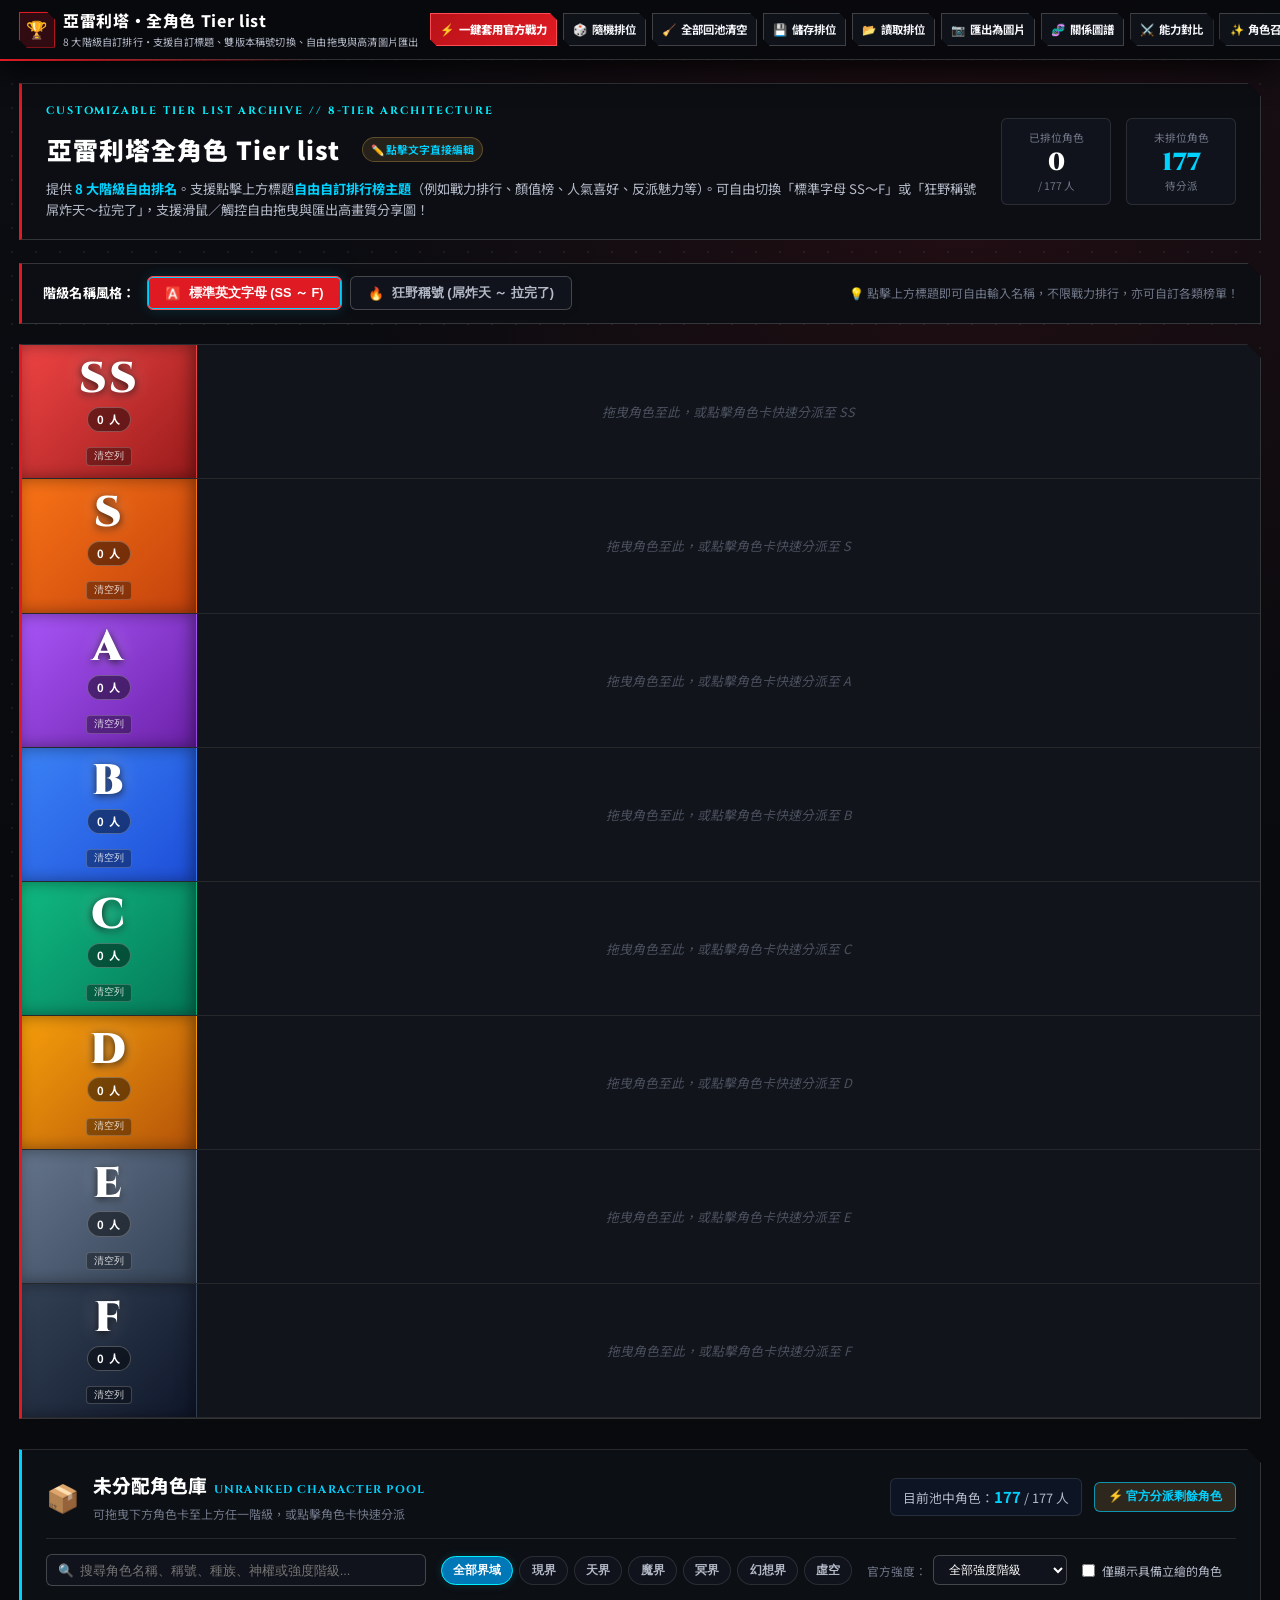
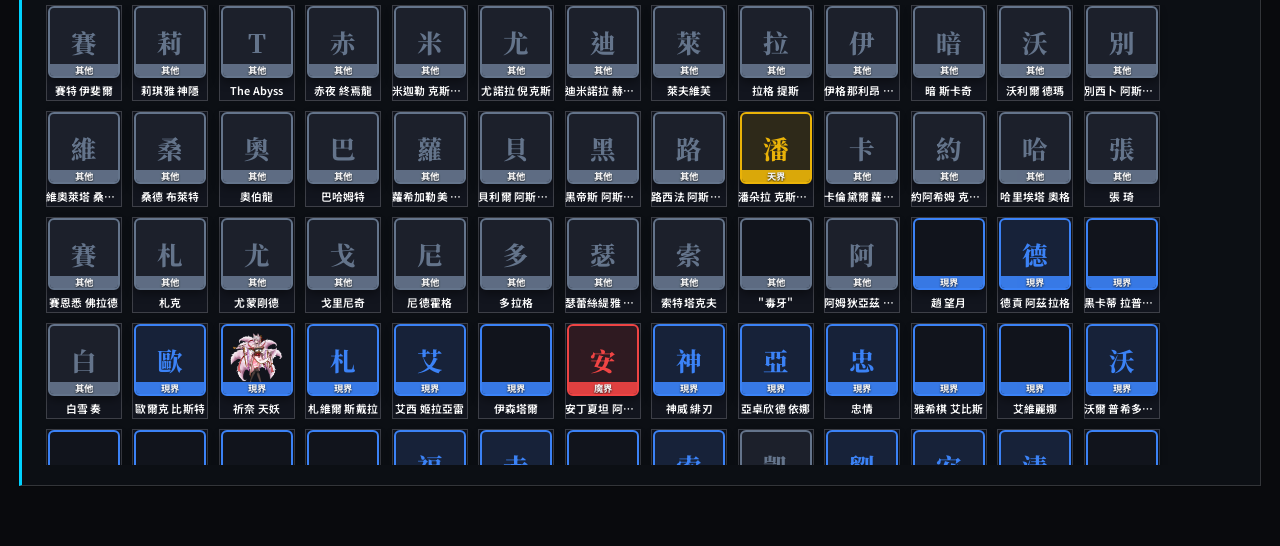
<file: tierlist.html>
﻿<!DOCTYPE html>
<html lang="zh-Hant" data-theme="pgr">
<head>
  <meta charset="UTF-8" />
  <meta name="viewport" content="width=device-width, initial-scale=1.0, viewport-fit=cover" />
  <meta name="apple-mobile-web-app-capable" content="yes" />
  <meta name="apple-mobile-web-app-status-bar-style" content="black-translucent" />
  <meta name="format-detection" content="telephone=no" />
  <title>亞雷利塔全角色 Tier list｜亞雷利塔 ARELITA 官方世界觀檔案庫</title>
  <link rel="icon" type="image/svg+xml" href="assets/favicon.svg?v=20261124_pgr" />
  <link rel="shortcut icon" href="assets/favicon.svg?v=20261124_pgr" />
  <link rel="preconnect" href="https://fonts.googleapis.com" />
  <link rel="preconnect" href="https://fonts.gstatic.com" crossorigin />
  <link
    href="https://fonts.googleapis.com/css2?family=Cinzel:wght@600;700;800;900&family=Noto+Sans+TC:wght@400;500;700;900&family=Noto+Serif+TC:wght@600;700;900&display=swap"
    rel="stylesheet"
  />
  <script>
    (function () {
      try {
        localStorage.setItem("arelita_theme", "pgr");
        document.documentElement.setAttribute("data-theme", "pgr");
        const pal = localStorage.getItem("arelita_pgr_palette") || "blue";
        document.documentElement.setAttribute("data-pgr-palette", pal);
      } catch (e) {}
    })();
  </script>
  <link rel="stylesheet" href="assets/styles.css?v=20261115_pgr3" />
  <link rel="stylesheet" href="assets/pgr-theme.css?v=20261128_rwd" />
</head>
<body class="compare-page-body tierlist-page-body">
  <!-- Decorative Game-Portal Background Grid & Ambient Orbs -->
  <div class="bg-grid-overlay" aria-hidden="true"></div>
  <div class="bg-graphic-layer" aria-hidden="true">
    <div class="bg-orb bg-orb-gold"></div>
    <div class="bg-orb bg-orb-blue"></div>
    <div class="bg-watermark-text">ARELITA // TIER LIST</div>
  </div>

  <!-- Header -->
  <header class="site-header compare-site-header" id="tierlistHeader">
    <div class="header-inner">
      <a href="index.html" class="brand" title="返回亞雷利塔主檔案庫">
        <div class="brand-emblem">
          <span class="emblem-diamond">🏆</span>
        </div>
        <div class="brand-text">
          <div class="brand-title">
            <span>亞雷利塔・全角色 Tier list</span>
            <span class="brand-sub-en">ALL-CHARACTER TIER LIST MAKER</span>
          </div>
          <div class="brand-subtitle">8 大階級自訂排行・支援自訂標題、雙版本稱號切換、自由拖曳與高清圖片匯出</div>
        </div>
      </a>

      <!-- Header Quick Nav & Actions -->
      <div class="compare-header-controls">
        <button type="button" class="compare-action-btn tl-action-btn-gold" id="btnAutoRank" title="依據官方設定強度梯隊自動分派全 177 位角色">
          <span>⚡</span>
          <span>一鍵套用官方戰力</span>
        </button>
        <button type="button" class="compare-action-btn" id="btnRandomRank" title="隨機趣味分派所有角色至各階級">
          <span>🎲</span>
          <span>隨機排位</span>
        </button>
        <button type="button" class="compare-action-btn compare-clear-both-btn" id="btnClearAll" title="清空所有排位，將全角色移回未分配池">
          <span>🧹</span>
          <span>全部回池清空</span>
        </button>
        <button type="button" class="compare-action-btn" id="btnSaveTierList" title="儲存當前排位至瀏覽器本機儲存">
          <span>💾</span>
          <span>儲存排位</span>
        </button>
        <button type="button" class="compare-action-btn" id="btnLoadTierList" title="讀取先前儲存的自訂排位">
          <span>📂</span>
          <span>讀取排位</span>
        </button>
        <button type="button" class="compare-action-btn tl-action-btn-export" id="btnExportImage" title="產生高畫質 PNG 圖片並下載">
          <span>📷</span>
          <span>匯出為圖片</span>
        </button>

        <!-- Navigation Links -->
        <a href="relations.html" class="compare-action-btn" title="前往角色關係全景圖譜">
          <span>🧬</span>
          <span>關係圖譜</span>
        </a>
        <a href="compare.html" class="compare-action-btn" title="前往角色能力對比">
          <span>⚔️</span>
          <span>能力對比</span>
        </a>
        <a href="summon.html" class="compare-action-btn" title="前往角色召喚模擬器">
          <span>✨</span>
          <span>角色召喚</span>
        </a>
        <a href="index.html" class="compare-action-btn primary-back-btn" title="返回主檔案庫首頁">
          <span>🏛️</span>
          <span>返回首頁</span>
        </a>
      </div>
    </div>
  </header>

  <!-- Main Content Layout -->
  <main class="tl-main-container">
    <!-- Top Summary Banner with Editable Title -->
    <div class="tl-intro-banner">
      <div class="tl-banner-left">
        <div class="tl-banner-tag">CUSTOMIZABLE TIER LIST ARCHIVE // 8-TIER ARCHITECTURE</div>
        <div class="tl-title-edit-container">
          <div class="tl-title-row">
            <h1 class="tl-banner-title" id="tlCustomTitle" contenteditable="true" spellcheck="false" title="點擊即可直接修改排行榜標題">亞雷利塔全角色 Tier list</h1>
            <span class="tl-title-edit-badge" title="本標題可自由點擊修改">✏️ 點擊文字直接編輯</span>
            <button type="button" class="tl-reset-title-btn hidden" id="btnResetTitle" title="恢復預設標題：亞雷利塔全角色 Tier list">↺ 恢復預設名稱</button>
          </div>
        </div>
        <p class="tl-banner-desc">
          提供 <strong>8 大階級自由排名</strong>。支援點擊上方標題<strong>自由自訂排行榜主題</strong>（例如戰力排行、顏值榜、人氣喜好、反派魅力等）。可自由切換「標準字母 SS～F」或「狂野稱號 屌炸天～拉完了」，支援滑鼠／觸控自由拖曳與匯出高畫質分享圖！
        </p>
      </div>
      <div class="tl-banner-stats">
        <div class="tl-stat-card">
          <span class="tl-stat-label">已排位角色</span>
          <span class="tl-stat-val" id="tlStatRanked">0</span>
          <span class="tl-stat-sub">/ 177 人</span>
        </div>
        <div class="tl-stat-card">
          <span class="tl-stat-label">未排位角色</span>
          <span class="tl-stat-val tl-stat-gold" id="tlStatUnranked">177</span>
          <span class="tl-stat-sub">待分派</span>
        </div>
      </div>
    </div>

    <!-- Tier Scheme Switcher Bar -->
    <div class="tl-scheme-toolbar">
      <div class="tl-scheme-left">
        <span class="tl-scheme-label">階級名稱風格：</span>
        <div class="tl-scheme-btn-group" role="radiogroup" aria-label="切換階級版本">
          <button type="button" class="tl-scheme-btn is-active" id="btnSchemeStandard" data-scheme="standard">
            <span class="scheme-btn-icon">🅰️</span>
            <span class="scheme-btn-text">標準英文字母 (SS ～ F)</span>
          </button>
          <button type="button" class="tl-scheme-btn" id="btnSchemeSlang" data-scheme="slang">
            <span class="scheme-btn-icon">🔥</span>
            <span class="scheme-btn-text">狂野稱號 (屌炸天 ～ 拉完了)</span>
          </button>
        </div>
      </div>
      <div class="tl-scheme-right">
        <span class="tl-scheme-tip">💡 點擊上方標題即可自由輸入名稱，不限戰力排行，亦可自訂各類榜單！</span>
      </div>
    </div>

    <!-- Tier List Board -->
    <section class="tl-board-section" id="tlBoardSection" aria-label="Tier List 排名看板">
      <div class="tl-board" id="tierBoard">
        <!-- Rows will be rendered dynamically by tierlist.js -->
      </div>
    </section>

    <!-- Unranked Character Pool Section -->
    <section class="tl-pool-section" id="unrankedPoolSection" aria-label="未分配角色庫">
      <div class="tl-pool-header">
        <div class="tl-pool-header-left">
          <div class="tl-pool-emblem">📦</div>
          <div>
            <h2 class="tl-pool-title">
              未分配角色庫 <span class="tl-pool-en">UNRANKED CHARACTER POOL</span>
            </h2>
            <div class="tl-pool-subtitle">可拖曳下方角色卡至上方任一階級，或點擊角色卡快速分派</div>
          </div>
        </div>

        <div class="tl-pool-header-right">
          <span class="tl-pool-counter-badge">
            目前池中角色：<strong id="tlPoolCount">177</strong> / 177 人
          </span>
          <button type="button" class="tl-mini-btn" id="btnAutoRankPool" title="一鍵將池中剩餘角色按官方戰力分派">
            ⚡ 官方分派剩餘角色
          </button>
        </div>
      </div>

      <!-- Filters & Search Toolbar -->
      <div class="tl-toolbar">
        <!-- Search Input -->
        <div class="tl-search-wrap">
          <span class="tl-search-icon">🔍</span>
          <input
            type="text"
            id="tlSearchInput"
            class="tl-search-input"
            placeholder="搜尋角色名稱、稱號、種族、神權或強度階級..."
            autocomplete="off"
          />
          <button type="button" id="btnTlClearSearch" class="tl-clear-search-btn hidden" title="清除搜尋">✕</button>
        </div>

        <!-- Realm Filters -->
        <div class="tl-realm-pills" id="tlRealmPills" role="radiogroup" aria-label="界域篩選">
          <button type="button" class="tl-pill is-active" data-realm="all">全部界域</button>
          <button type="button" class="tl-pill" data-realm="現界">現界</button>
          <button type="button" class="tl-pill" data-realm="天界">天界</button>
          <button type="button" class="tl-pill" data-realm="魔界">魔界</button>
          <button type="button" class="tl-pill" data-realm="冥界">冥界</button>
          <button type="button" class="tl-pill" data-realm="幻想界">幻想界</button>
          <button type="button" class="tl-pill" data-realm="虛空">虛空</button>
        </div>

        <!-- Power Rank Dropdown Filter -->
        <div class="tl-select-wrap">
          <label for="tlPowerSelect" class="tl-select-label">官方強度：</label>
          <select id="tlPowerSelect" class="tl-select">
            <option value="all">全部強度階級</option>
            <option value="現象">現象級 (頂點)</option>
            <option value="終世">終世級</option>
            <option value="神座">神座級</option>
            <option value="降臨">降臨級</option>
            <option value="神王">神王級 (一~三級)</option>
            <option value="古神">古神級 (一~三級)</option>
            <option value="神明">神明級 (一~三級)</option>
            <option value="準神">準神級 (一~三級)</option>
            <option value="魔王">魔王級 (一~三級)</option>
            <option value="英雄">英雄級 (一~三級)</option>
            <option value="龍獸">龍獸級 (一~三級)</option>
            <option value="天罰">天罰級 (一~三級)</option>
            <option value="猛鬼">猛鬼級 (一~三級)</option>
            <option value="精靈">精靈級 (一~三級)</option>
            <option value="魔導">魔導級 (一~三級)</option>
            <option value="凡人">凡人及其他</option>
          </select>
        </div>

        <!-- Portrait Only Toggle -->
        <label class="tl-checkbox-wrap" title="只顯示具備官方立繪圖片的角色">
          <input type="checkbox" id="tlPortraitOnlyCheck" />
          <span>僅顯示具備立繪的角色</span>
        </label>
      </div>

      <!-- Character Cards Grid in Pool -->
      <div class="tl-pool-grid-wrap">
        <div class="tl-pool-grid" id="unrankedCardsGrid">
          <!-- Character cards rendered dynamically -->
        </div>
        <div class="tl-empty-state hidden" id="tlPoolEmpty">
          <div class="tl-empty-icon">🎉</div>
          <div class="tl-empty-title">所有角色皆已分派至各戰力梯隊！</div>
          <div class="tl-empty-desc">您可以繼續在上方看板中拖曳換位，或點擊「匯出為圖片」下載您的戰力評級表。</div>
        </div>
      </div>
    </section>
  </main>

  <!-- Quick Assign Character Modal -->
  <div class="tl-modal-backdrop hidden" id="charAssignModal" role="dialog" aria-modal="true" aria-labelledby="modalCharName">
    <div class="tl-modal-card">
      <button type="button" class="tl-modal-close-btn" id="btnModalClose" aria-label="關閉彈窗">✕</button>
      
      <div class="tl-modal-header">
        <div class="tl-modal-avatar-wrap" id="modalAvatarBox">
          <!-- Avatar rendered dynamically -->
        </div>
        <div class="tl-modal-meta">
          <div class="tl-modal-epithet" id="modalCharEpithet">稱號</div>
          <h3 class="tl-modal-name" id="modalCharName">角色名稱</h3>
          <div class="tl-modal-tags" id="modalCharTags">
            <!-- Realm, Power tags -->
          </div>
          <div class="tl-modal-current-tier" id="modalCurrentTierInfo">
            目前排位：<strong id="modalCurrentTierBadge">未分配</strong>
          </div>
        </div>
      </div>

      <div class="tl-modal-body">
        <div class="tl-modal-section-title">快速移動至指定戰力梯隊：</div>
        <div class="tl-modal-tier-buttons" id="modalTierButtons">
          <button type="button" class="tl-btn-tier-select tier-btn-ss" data-target-tier="SS">
            <span class="btn-tier-name">SS 級</span>
          </button>
          <button type="button" class="tl-btn-tier-select tier-btn-s" data-target-tier="S">
            <span class="btn-tier-name">S 級</span>
          </button>
          <button type="button" class="tl-btn-tier-select tier-btn-a" data-target-tier="A">
            <span class="btn-tier-name">A 級</span>
          </button>
          <button type="button" class="tl-btn-tier-select tier-btn-b" data-target-tier="B">
            <span class="btn-tier-name">B 級</span>
          </button>
          <button type="button" class="tl-btn-tier-select tier-btn-c" data-target-tier="C">
            <span class="btn-tier-name">C 級</span>
          </button>
          <button type="button" class="tl-btn-tier-select tier-btn-d" data-target-tier="D">
            <span class="btn-tier-name">D 級</span>
          </button>
          <button type="button" class="tl-btn-tier-select tier-btn-e" data-target-tier="E">
            <span class="btn-tier-name">E 級</span>
          </button>
          <button type="button" class="tl-btn-tier-select tier-btn-f" data-target-tier="F">
            <span class="btn-tier-name">F 級</span>
          </button>
        </div>

        <div class="tl-modal-actions-row">
          <button type="button" class="tl-modal-btn-unranked" id="btnModalToUnranked">
            ↩ 移回未分配角色池
          </button>
          <a href="#" target="_blank" rel="noopener" class="tl-modal-btn-compare" id="btnModalOpenCompare">
            ⚖️ 在能力對比中檢視 ↗
          </a>
        </div>
      </div>
    </div>
  </div>

  <!-- Toast Notification -->
  <div class="tl-toast hidden" id="tlToast" role="status" aria-live="polite"></div>

  <!-- Hidden Canvas for Snapshot Generation -->
  <canvas id="tlExportCanvas" style="display: none;"></canvas>

  <!-- Scripts -->
  <script src="assets/data.js?v=20261128"></script>
  <script src="assets/tierlist.js?v=20261110_tierlist"></script>
</body>
</html>
</file>
<file: assets/styles.css>
/* ==================== THEME TOKENS (DARK & LIGHT) ==================== */
:root,
[data-theme="dark"] {
  --bg-base: #090c12;
  --bg-surface: #111621;
  --bg-elevated: #171e2c;
  --bg-card: #131926;
  --bg-card-hover: #192234;
  --bg-subtle: rgba(255, 255, 255, 0.03);
  --bg-input: #0b0f17;
  --bg-glass: rgba(11, 15, 23, 0.86);
  --bg-portrait: radial-gradient(circle at 50% 25%, rgba(212, 175, 55, 0.14), #0b0e16 80%);

  --grid-line: rgba(255, 255, 255, 0.025);
  --border-subtle: rgba(255, 255, 255, 0.075);
  --border-medium: rgba(255, 255, 255, 0.14);
  --border-strong: rgba(255, 255, 255, 0.24);
  --border-gold: rgba(218, 176, 84, 0.45);
  --border-accent: rgba(56, 189, 248, 0.42);

  --text-primary: #f1f5f9;
  --text-secondary: #94a3b8;
  --text-body: #cbd5e1;
  --text-muted: #64748b;

  --accent-gold: #e4b858;
  --accent-gold-soft: rgba(228, 184, 88, 0.13);
  --accent-blue: #38bdf8;
  --accent-blue-soft: rgba(56, 189, 248, 0.12);
  --accent-purple: #a78bfa;
  --accent-purple-soft: rgba(167, 139, 250, 0.13);
  --accent-crimson: #f87171;
  --accent-crimson-soft: rgba(248, 113, 113, 0.13);

  --shadow-card: 0 10px 30px -5px rgba(0, 0, 0, 0.42);
  --shadow-header: 0 8px 32px rgba(0, 0, 0, 0.55);
  --shadow-modal: 0 28px 70px rgba(0, 0, 0, 0.78);
  --scrollbar-thumb: #263147;
  --scrollbar-thumb-hover: #3b4c6e;
}

[data-theme="light"] {
  --bg-base: #f3f5f9;
  --bg-surface: #ffffff;
  --bg-elevated: #f8fafc;
  --bg-card: #ffffff;
  --bg-card-hover: #f8fafc;
  --bg-subtle: rgba(15, 23, 42, 0.035);
  --bg-input: #f1f5f9;
  --bg-glass: rgba(255, 255, 255, 0.88);
  --bg-portrait: radial-gradient(circle at 50% 25%, rgba(180, 134, 40, 0.12), #182030 85%);

  --grid-line: rgba(15, 23, 42, 0.035);
  --border-subtle: rgba(15, 23, 42, 0.08);
  --border-medium: rgba(15, 23, 42, 0.14);
  --border-strong: rgba(15, 23, 42, 0.25);
  --border-gold: rgba(180, 130, 35, 0.45);
  --border-accent: rgba(2, 132, 199, 0.38);

  --text-primary: #0f172a;
  --text-secondary: #475569;
  --text-body: #1e293b;
  --text-muted: #64748b;

  --accent-gold: #b07d1a;
  --accent-gold-soft: rgba(176, 125, 26, 0.1);
  --accent-blue: #0284c7;
  --accent-blue-soft: rgba(2, 132, 199, 0.09);
  --accent-purple: #6d28d9;
  --accent-purple-soft: rgba(109, 40, 217, 0.09);
  --accent-crimson: #dc2626;
  --accent-crimson-soft: rgba(220, 38, 38, 0.09);

  --shadow-card: 0 8px 24px -4px rgba(15, 23, 42, 0.06), 0 2px 6px rgba(15, 23, 42, 0.03);
  --shadow-header: 0 6px 24px rgba(15, 23, 42, 0.07);
  --shadow-modal: 0 24px 64px rgba(15, 23, 42, 0.24);
  --scrollbar-thumb: #cbd5e1;
  --scrollbar-thumb-hover: #94a3b8;
}

/* Starry Sky Deep Purple Theme (星空版本) */
[data-theme="starry"] {
  --bg-base: #0b0618;
  --bg-surface: rgba(21, 12, 44, 0.88);
  --bg-elevated: #211342;
  --bg-card: rgba(24, 14, 50, 0.88);
  --bg-card-hover: rgba(35, 21, 72, 0.94);
  --bg-subtle: rgba(216, 180, 254, 0.05);
  --bg-input: #100824;
  --bg-glass: rgba(16, 9, 36, 0.86);
  --bg-portrait: radial-gradient(circle at 50% 25%, rgba(192, 132, 252, 0.24), #0c061c 82%);

  --grid-line: rgba(216, 180, 254, 0.032);
  --border-subtle: rgba(216, 180, 254, 0.12);
  --border-medium: rgba(216, 180, 254, 0.22);
  --border-strong: rgba(233, 213, 255, 0.36);
  --border-gold: rgba(216, 180, 254, 0.52);
  --border-accent: rgba(129, 140, 248, 0.48);

  --text-primary: #f5f3ff;
  --text-secondary: #bdaee0;
  --text-body: #e4dcff;
  --text-muted: #8b7bb5;

  --accent-gold: #e5b8ff;
  --accent-gold-soft: rgba(229, 184, 255, 0.15);
  --accent-blue: #818cf8;
  --accent-blue-soft: rgba(129, 140, 248, 0.15);
  --accent-purple: #c084fc;
  --accent-purple-soft: rgba(192, 132, 252, 0.16);
  --accent-crimson: #f472b6;
  --accent-crimson-soft: rgba(244, 114, 182, 0.15);

  --shadow-card: 0 12px 34px -5px rgba(4, 2, 12, 0.62), 0 0 20px rgba(139, 92, 246, 0.08);
  --shadow-header: 0 8px 32px rgba(5, 2, 15, 0.72);
  --shadow-modal: 0 28px 70px rgba(4, 2, 14, 0.88);
  --scrollbar-thumb: #362163;
  --scrollbar-thumb-hover: #523491;
}

[data-theme="starry"] .bg-graphic-layer {
  background-image:
    radial-gradient(ellipse at 20% 15%, rgba(109, 40, 217, 0.22) 0%, transparent 55%),
    radial-gradient(ellipse at 80% 75%, rgba(147, 51, 234, 0.18) 0%, transparent 55%),
    radial-gradient(ellipse at 50% 50%, #120929 0%, #090414 100%);
}

/* Sacred World Tree Gold & Emerald Theme (世界樹版本：金色配綠色神聖風格) */
[data-theme="worldtree"] {
  --bg-base: #06140e;
  --bg-surface: rgba(10, 29, 20, 0.88);
  --bg-elevated: #0f2e20;
  --bg-card: rgba(12, 34, 24, 0.88);
  --bg-card-hover: rgba(18, 49, 34, 0.94);
  --bg-subtle: rgba(250, 204, 21, 0.055);
  --bg-input: #071911;
  --bg-glass: rgba(8, 24, 16, 0.88);
  --bg-portrait: radial-gradient(circle at 50% 22%, rgba(250, 204, 21, 0.22), rgba(16, 185, 129, 0.14) 52%, #06150e 86%);

  --grid-line: rgba(250, 204, 21, 0.036);
  --border-subtle: rgba(110, 231, 183, 0.14);
  --border-medium: rgba(250, 204, 21, 0.25);
  --border-strong: rgba(253, 224, 71, 0.42);
  --border-gold: rgba(250, 204, 21, 0.58);
  --border-accent: rgba(52, 211, 153, 0.5);

  --text-primary: #fefce8;
  --text-secondary: #a7cbb6;
  --text-body: #e2f5ea;
  --text-muted: #6fa085;

  --accent-gold: #f5d061;
  --accent-gold-soft: rgba(245, 208, 97, 0.16);
  --accent-blue: #34d399;
  --accent-blue-soft: rgba(52, 211, 153, 0.15);
  --accent-purple: #fde047;
  --accent-purple-soft: rgba(253, 224, 71, 0.15);
  --accent-crimson: #fbbf24;
  --accent-crimson-soft: rgba(251, 191, 36, 0.16);

  --shadow-card: 0 12px 34px -5px rgba(2, 10, 6, 0.65), 0 0 22px rgba(245, 208, 97, 0.07);
  --shadow-header: 0 8px 32px rgba(2, 10, 6, 0.75);
  --shadow-modal: 0 28px 70px rgba(2, 10, 6, 0.9);
  --scrollbar-thumb: #1b4d36;
  --scrollbar-thumb-hover: #2d7a56;
}

[data-theme="worldtree"] .bg-graphic-layer {
  background-image:
    radial-gradient(ellipse at 50% -5%, rgba(250, 204, 21, 0.22) 0%, rgba(16, 185, 129, 0.12) 38%, transparent 68%),
    radial-gradient(ellipse at 15% 80%, rgba(16, 185, 129, 0.18) 0%, transparent 55%),
    radial-gradient(ellipse at 85% 75%, rgba(234, 179, 8, 0.14) 0%, transparent 55%),
    radial-gradient(ellipse at 50% 50%, #0b2419 0%, #04100b 100%);
}

/* Summer Azure & Turquoise Ocean Theme (夏日海洋版本：晴空碧海、陽光水波與珍珠氣泡風格) */
[data-theme="ocean"] {
  --bg-base: #062238;
  --bg-surface: rgba(9, 44, 72, 0.86);
  --bg-elevated: #0e3d63;
  --bg-card: rgba(11, 51, 82, 0.86);
  --bg-card-hover: rgba(16, 67, 106, 0.94);
  --bg-subtle: rgba(56, 189, 248, 0.065);
  --bg-input: #072740;
  --bg-glass: rgba(7, 36, 58, 0.86);
  --bg-portrait: radial-gradient(circle at 50% 22%, rgba(34, 211, 238, 0.28), rgba(251, 191, 36, 0.14) 54%, #051d30 86%);

  --grid-line: rgba(103, 232, 249, 0.042);
  --border-subtle: rgba(103, 232, 249, 0.16);
  --border-medium: rgba(34, 211, 238, 0.28);
  --border-strong: rgba(165, 243, 252, 0.46);
  --border-gold: rgba(56, 189, 248, 0.58);
  --border-accent: rgba(251, 191, 36, 0.52);

  --text-primary: #f0fdfa;
  --text-secondary: #9de4f5;
  --text-body: #e0f7fa;
  --text-muted: #67b2cc;

  --accent-gold: #38e8ff;
  --accent-gold-soft: rgba(56, 232, 255, 0.15);
  --accent-blue: #fbbf24;
  --accent-blue-soft: rgba(251, 191, 36, 0.15);
  --accent-purple: #67e8f9;
  --accent-purple-soft: rgba(103, 232, 249, 0.15);
  --accent-crimson: #fb7185;
  --accent-crimson-soft: rgba(251, 113, 133, 0.16);

  --shadow-card: 0 12px 34px -5px rgba(2, 14, 26, 0.58), 0 0 22px rgba(34, 211, 238, 0.08);
  --shadow-header: 0 8px 32px rgba(2, 14, 26, 0.68);
  --shadow-modal: 0 28px 70px rgba(2, 12, 24, 0.88);
  --scrollbar-thumb: #155e8a;
  --scrollbar-thumb-hover: #0284c7;
}

[data-theme="ocean"] .bg-graphic-layer {
  background-image:
    radial-gradient(ellipse at 50% -8%, rgba(253, 224, 71, 0.22) 0%, rgba(34, 211, 238, 0.24) 36%, transparent 68%),
    radial-gradient(ellipse at 15% 78%, rgba(6, 182, 212, 0.22) 0%, transparent 55%),
    radial-gradient(ellipse at 85% 70%, rgba(56, 189, 248, 0.18) 0%, transparent 55%),
    linear-gradient(180deg, #0c3b5e 0%, #072842 52%, #041829 100%);
}

/* Sunny Vacation Beach Theme (假日海灘版本：晴空蔚藍、薄荷淺海、暖奶金沙灘與翠綠椰林動漫夏日色調) */
[data-theme="beach"] {
  --bg-base: #eef9ff;
  --bg-surface: rgba(255, 250, 238, 0.86);
  --bg-elevated: #fdf5e2;
  --bg-card: rgba(255, 251, 241, 0.84);
  --bg-card-hover: rgba(255, 253, 247, 0.94);
  --bg-subtle: rgba(46, 198, 204, 0.11);
  --bg-input: rgba(250, 241, 220, 0.90);
  --bg-glass: rgba(255, 249, 236, 0.86);
  --bg-portrait: radial-gradient(circle at 50% 24%, rgba(125, 232, 215, 0.42), rgba(248, 226, 174, 0.40) 58%, #d2f2f8 96%);

  --grid-line: rgba(28, 165, 201, 0.055);
  --border-subtle: rgba(214, 172, 105, 0.30);
  --border-medium: rgba(46, 198, 204, 0.40);
  --border-strong: rgba(28, 165, 201, 0.56);
  --border-gold: rgba(217, 138, 43, 0.58);
  --border-accent: rgba(46, 198, 204, 0.56);

  --text-primary: #153b4a;
  --text-secondary: #286478;
  --text-body: #1f4959;
  --text-muted: #5c8494;

  --accent-gold: #d47a1e;
  --accent-gold-soft: rgba(212, 122, 30, 0.14);
  --accent-blue: #1496b8;
  --accent-blue-soft: rgba(20, 150, 184, 0.13);
  --accent-purple: #389e56;
  --accent-purple-soft: rgba(56, 158, 86, 0.13);
  --accent-crimson: #e05a47;
  --accent-crimson-soft: rgba(224, 90, 71, 0.13);

  --shadow-card: 0 10px 28px -4px rgba(21, 68, 88, 0.11), 0 2px 10px rgba(218, 165, 92, 0.10);
  --shadow-header: 0 6px 24px rgba(21, 68, 88, 0.10);
  --shadow-modal: 0 24px 64px rgba(18, 56, 74, 0.24);
  --scrollbar-thumb: #64c5d6;
  --scrollbar-thumb-hover: #1ca5c9;
}

[data-theme="beach"] .bg-graphic-layer {
  background-image:
    radial-gradient(ellipse at 78% 14%, rgba(255, 253, 235, 0.48) 0%, rgba(168, 230, 255, 0.25) 32%, transparent 62%),
    radial-gradient(ellipse at 18% 88%, rgba(248, 222, 162, 0.55) 0%, rgba(245, 208, 130, 0.25) 45%, transparent 72%),
    radial-gradient(ellipse at 82% 72%, rgba(62, 206, 208, 0.35) 0%, transparent 60%),
    linear-gradient(
      180deg,
      #4fa8f6 0%,
      #74c4fc 26%,
      #a8e2ff 46%,
      #5cd6d8 62%,
      #8cebe0 75%,
      #f9e8bc 88%,
      #efd396 100%
    );
}

/* Sweet Pink Sakura Theme (粉紅櫻花版本：夢幻粉櫻、草莓糖霜、浮動泡泡與甜美星芒風格) */
[data-theme="bubble"] {
  --bg-base: #fff0f5;
  --bg-surface: rgba(255, 242, 248, 0.90);
  --bg-elevated: #ffe6f2;
  --bg-card: rgba(255, 246, 251, 0.88);
  --bg-card-hover: rgba(255, 255, 255, 0.98);
  --bg-subtle: rgba(244, 114, 182, 0.12);
  --bg-input: rgba(255, 236, 245, 0.94);
  --bg-glass: rgba(255, 242, 248, 0.90);
  --bg-portrait: radial-gradient(circle at 50% 24%, rgba(244, 114, 182, 0.40), rgba(253, 215, 232, 0.48) 58%, #fce7f3 96%);

  --grid-line: rgba(244, 114, 182, 0.08);
  --border-subtle: rgba(244, 114, 182, 0.30);
  --border-medium: rgba(236, 72, 153, 0.45);
  --border-strong: rgba(219, 39, 119, 0.60);
  --border-gold: rgba(244, 63, 94, 0.58);
  --border-accent: rgba(236, 72, 153, 0.55);

  --text-primary: #4a0d2e;
  --text-secondary: #831843;
  --text-body: #5c183b;
  --text-muted: #9d4d73;

  --accent-gold: #e11d48;
  --accent-gold-soft: rgba(225, 29, 72, 0.15);
  --accent-blue: #ec4899;
  --accent-blue-soft: rgba(236, 72, 153, 0.16);
  --accent-purple: #c026d3;
  --accent-purple-soft: rgba(192, 38, 211, 0.15);
  --accent-crimson: #f43f5e;
  --accent-crimson-soft: rgba(244, 63, 94, 0.16);

  --shadow-card: 0 10px 28px -4px rgba(131, 24, 67, 0.12), 0 2px 14px rgba(244, 114, 182, 0.18);
  --shadow-header: 0 6px 24px rgba(131, 24, 67, 0.09);
  --shadow-modal: 0 24px 64px rgba(74, 13, 46, 0.25);
  --scrollbar-thumb: #f472b6;
  --scrollbar-thumb-hover: #db2777;
}

[data-theme="bubble"] .bg-graphic-layer {
  background-image:
    radial-gradient(ellipse at 80% 12%, rgba(254, 205, 211, 0.70) 0%, rgba(253, 242, 248, 0.35) 36%, transparent 68%),
    radial-gradient(ellipse at 15% 85%, rgba(251, 207, 232, 0.75) 0%, rgba(244, 114, 182, 0.25) 46%, transparent 75%),
    radial-gradient(ellipse at 85% 75%, rgba(249, 168, 212, 0.55) 0%, transparent 60%),
    linear-gradient(
      180deg,
      #ffe4ee 0%,
      #fff0f5 25%,
      #fdf2f8 55%,
      #fce7f3 82%,
      #fbcfe8 100%
    );
}

:root {
  --header-height: 72px;
  --radius-xs: 4px;
  --radius-sm: 6px;
  --radius-md: 10px;
  --radius-lg: 14px;
  --radius-xl: 18px;
  --font-sans: "PingFang TC", "Microsoft JhengHei", "Noto Sans TC", -apple-system, BlinkMacSystemFont, "Segoe UI", sans-serif;
}

* {
  box-sizing: border-box;
  margin: 0;
  padding: 0;
}

html {
  background-color: var(--bg-base);
  color: var(--text-primary);
  font-family: var(--font-sans);
  line-height: 1.65;
  font-size: 15px;
  -webkit-text-size-adjust: 100%;
  text-size-adjust: 100%;
}

body {
  background-color: var(--bg-base);
  color: var(--text-primary);
  font-family: var(--font-sans);
  line-height: 1.65;
  font-size: 15px;
  min-height: 100vh;
  min-height: 100dvh;
  padding-top: var(--header-height);
  position: relative;
  width: 100%;
  max-width: 100vw;
  overflow-x: clip;
  -webkit-overflow-scrolling: touch;
  transition: background-color 0.22s ease, color 0.22s ease;
}

/* Subtle Game-Portal Architectural Grid Overlay */
.bg-grid-overlay {
  position: fixed;
  inset: 0;
  pointer-events: none;
  z-index: 0;
  background-image:
    linear-gradient(to right, var(--grid-line) 1px, transparent 1px),
    linear-gradient(to bottom, var(--grid-line) 1px, transparent 1px);
  background-size: 48px 48px;
}

/* Floating Ambient Graphic Design Layer */
.bg-graphic-layer {
  position: fixed;
  inset: 0;
  pointer-events: none;
  z-index: 0;
  overflow: hidden;
}

.bg-orb {
  position: absolute;
  border-radius: 50%;
  opacity: 0.45;
  animation: floatOrb 18s ease-in-out infinite alternate;
}

[data-theme="light"] .bg-orb {
  opacity: 0.28;
}

[data-theme="starry"] .bg-orb {
  opacity: 0.62;
}

[data-theme="worldtree"] .bg-orb {
  opacity: 0.68;
}

[data-theme="ocean"] .bg-orb {
  opacity: 0.68;
}

[data-theme="beach"] .bg-orb {
  opacity: 0.65;
}

[data-theme="bubble"] .bg-orb {
  opacity: 0.68;
}

.bg-orb-gold {
  width: 680px;
  height: 680px;
  top: -200px;
  right: 4%;
  background: radial-gradient(circle, rgba(228, 184, 88, 0.2) 0%, rgba(228, 184, 88, 0.07) 40%, transparent 70%);
}

[data-theme="starry"] .bg-orb-gold {
  background: radial-gradient(circle, rgba(192, 132, 252, 0.28) 0%, rgba(139, 92, 246, 0.1) 45%, transparent 72%);
}

[data-theme="worldtree"] .bg-orb-gold {
  background: radial-gradient(circle, rgba(250, 204, 21, 0.3) 0%, rgba(234, 179, 8, 0.12) 45%, transparent 72%);
}

[data-theme="ocean"] .bg-orb-gold {
  background: radial-gradient(circle, rgba(253, 224, 71, 0.28) 0%, rgba(34, 211, 238, 0.14) 45%, transparent 72%);
}

[data-theme="beach"] .bg-orb-gold {
  background: radial-gradient(circle, rgba(251, 191, 36, 0.35) 0%, rgba(245, 158, 11, 0.14) 45%, transparent 72%);
}

[data-theme="bubble"] .bg-orb-gold {
  background: radial-gradient(circle, rgba(244, 114, 182, 0.45) 0%, rgba(251, 113, 133, 0.18) 45%, transparent 72%);
}

.bg-orb-blue {
  width: 740px;
  height: 740px;
  bottom: -240px;
  left: 2%;
  background: radial-gradient(circle, rgba(56, 189, 248, 0.15) 0%, rgba(56, 189, 248, 0.05) 40%, transparent 70%);
  animation-delay: -7s;
}

[data-theme="starry"] .bg-orb-blue {
  background: radial-gradient(circle, rgba(129, 140, 248, 0.24) 0%, rgba(168, 85, 247, 0.09) 45%, transparent 72%);
}

[data-theme="worldtree"] .bg-orb-blue {
  background: radial-gradient(circle, rgba(52, 211, 153, 0.28) 0%, rgba(16, 185, 129, 0.1) 45%, transparent 72%);
}

[data-theme="ocean"] .bg-orb-blue {
  background: radial-gradient(circle, rgba(34, 211, 238, 0.3) 0%, rgba(14, 165, 233, 0.12) 45%, transparent 72%);
}

[data-theme="beach"] .bg-orb-blue {
  background: radial-gradient(circle, rgba(14, 165, 233, 0.25) 0%, rgba(56, 189, 248, 0.1) 45%, transparent 72%);
}

[data-theme="bubble"] .bg-orb-blue {
  background: radial-gradient(circle, rgba(236, 72, 153, 0.38) 0%, rgba(217, 70, 239, 0.16) 45%, transparent 72%);
}

/* Starry Sky & Shooting Stars Layer (星空版本專屬背景與流星) */
.starry-sky-layer {
  display: none;
  position: absolute;
  inset: 0;
  pointer-events: none;
  overflow: hidden;
}

[data-theme="starry"] .starry-sky-layer {
  display: block;
}

.starfield-dots {
  position: absolute;
  inset: 0;
  background-repeat: repeat;
}

.starfield-sm {
  background-image:
    radial-gradient(1.2px 1.2px at 24px 36px, rgba(245, 243, 255, 0.85), transparent),
    radial-gradient(1px 1px at 92px 84px, rgba(216, 180, 254, 0.75), transparent),
    radial-gradient(1.4px 1.4px at 160px 42px, rgba(199, 210, 254, 0.8), transparent),
    radial-gradient(1px 1px at 230px 148px, rgba(245, 243, 255, 0.7), transparent),
    radial-gradient(1.3px 1.3px at 64px 196px, rgba(233, 213, 255, 0.8), transparent),
    radial-gradient(1px 1px at 285px 95px, rgba(192, 132, 252, 0.75), transparent);
  background-size: 320px 240px;
  opacity: 0.65;
  animation: starTwinkle 6s ease-in-out infinite alternate;
}

.starfield-md {
  background-image:
    radial-gradient(2px 2px at 55px 110px, rgba(255, 255, 255, 0.92), rgba(192, 132, 252, 0.3) 50%, transparent),
    radial-gradient(1.8px 1.8px at 195px 60px, rgba(233, 213, 255, 0.9), rgba(129, 140, 248, 0.3) 50%, transparent),
    radial-gradient(2.2px 2.2px at 340px 210px, rgba(245, 243, 255, 0.95), rgba(216, 180, 254, 0.35) 50%, transparent),
    radial-gradient(1.6px 1.6px at 420px 135px, rgba(199, 210, 254, 0.85), transparent);
  background-size: 480px 320px;
  opacity: 0.55;
  animation: starTwinkle 9s ease-in-out infinite alternate-reverse;
}

@keyframes starTwinkle {
  0% { opacity: 0.38; }
  50% { opacity: 0.78; }
  100% { opacity: 0.48; }
}

/* Shooting Stars / Meteors (流星動畫) */
.meteor {
  position: absolute;
  width: 150px;
  height: 2px;
  background: linear-gradient(90deg, rgba(255, 255, 255, 0.96) 0%, rgba(216, 180, 254, 0.75) 28%, rgba(139, 92, 246, 0.28) 65%, transparent 100%);
  border-radius: 999px;
  filter: drop-shadow(0 0 6px rgba(216, 180, 254, 0.8));
  transform: rotate(-35deg) translateX(0);
  opacity: 0;
  will-change: transform, opacity;
  animation: meteorFall 6s linear infinite;
}

.meteor::before {
  content: "";
  position: absolute;
  left: -2px;
  top: 50%;
  transform: translateY(-50%);
  width: 5px;
  height: 5px;
  border-radius: 50%;
  background: #ffffff;
  box-shadow: 0 0 10px 2px #e9d5ff, 0 0 20px 4px #a855f7;
}

@keyframes meteorFall {
  0% {
    transform: rotate(-35deg) translateX(0) scaleX(0.4);
    opacity: 0;
  }
  6% {
    opacity: 1;
    transform: rotate(-35deg) translateX(-80px) scaleX(1);
  }
  26% {
    opacity: 0.9;
    transform: rotate(-35deg) translateX(-480px) scaleX(1.05);
  }
  38% {
    opacity: 0;
    transform: rotate(-35deg) translateX(-760px) scaleX(0.3);
  }
  100% {
    opacity: 0;
    transform: rotate(-35deg) translateX(-760px) scaleX(0.3);
  }
}

.meteor.m-1 { top: 6%;  left: 88%; width: 170px; animation-duration: 5.4s; animation-delay: 0.2s; }
.meteor.m-2 { top: 18%; left: 62%; width: 130px; animation-duration: 6.8s; animation-delay: 1.9s; }
.meteor.m-3 { top: 8%;  left: 38%; width: 155px; animation-duration: 7.4s; animation-delay: 3.4s; }
.meteor.m-4 { top: 32%; left: 94%; width: 190px; animation-duration: 6.2s; animation-delay: 0.9s; }
.meteor.m-5 { top: 46%; left: 78%; width: 140px; animation-duration: 8.1s; animation-delay: 4.6s; }
.meteor.m-6 { top: 14%; left: 98%; width: 165px; animation-duration: 5.9s; animation-delay: 2.7s; }
.meteor.m-7 { top: 26%; left: 48%; width: 125px; animation-duration: 7.6s; animation-delay: 5.3s; }
.meteor.m-8 { top: 55%; left: 92%; width: 160px; animation-duration: 6.5s; animation-delay: 3.8s; }

/* Sacred World Tree Layer (世界樹版本專屬背景：神聖樹冠光束、世界樹聖紋與上升生命光點) */
.worldtree-layer {
  display: none;
  position: absolute;
  inset: 0;
  pointer-events: none;
  overflow: hidden;
}

[data-theme="worldtree"] .worldtree-layer {
  display: block;
}

.sacred-canopy-rays {
  position: absolute;
  top: -18%;
  left: 50%;
  transform: translateX(-50%);
  width: 130vw;
  height: 75vh;
  background:
    conic-gradient(
      from 140deg at 50% 0%,
      transparent 0deg,
      rgba(253, 224, 71, 0.08) 12deg,
      transparent 24deg,
      rgba(52, 211, 153, 0.07) 38deg,
      transparent 50deg,
      rgba(250, 204, 21, 0.09) 62deg,
      transparent 78deg
    );
  opacity: 0.85;
}

.worldtree-silhouette {
  position: absolute;
  top: 52%;
  left: 50%;
  transform: translate(-50%, -50%);
  width: min(880px, 86vw);
  height: min(880px, 86vw);
  opacity: 0.22;
}

.tree-mote {
  position: absolute;
  bottom: -20px;
  width: 7px;
  height: 7px;
  border-radius: 50%;
  background: radial-gradient(circle, #fef08a 0%, #f5d061 45%, rgba(52, 211, 153, 0.8) 80%, transparent 100%);
  box-shadow: 0 0 12px 2px rgba(250, 204, 21, 0.65), 0 0 22px 4px rgba(16, 185, 129, 0.45);
  opacity: 0;
  will-change: transform, opacity;
  animation: treeMoteRise 11s ease-in-out infinite;
}

.tree-mote:nth-child(even) {
  background: radial-gradient(circle, #ecfdf5 0%, #6ee7b7 45%, rgba(250, 204, 21, 0.75) 85%, transparent 100%);
  box-shadow: 0 0 12px 2px rgba(52, 211, 153, 0.7), 0 0 22px 4px rgba(250, 204, 21, 0.4);
}

@keyframes treeMoteRise {
  0% {
    transform: translateY(0) translateX(0) scale(0.5);
    opacity: 0;
  }
  18% {
    opacity: 0.85;
  }
  55% {
    transform: translateY(-45vh) translateX(22px) scale(1.1);
    opacity: 0.9;
  }
  88% {
    opacity: 0.45;
  }
  100% {
    transform: translateY(-92vh) translateX(-18px) scale(0.4);
    opacity: 0;
  }
}

.tree-mote.tm-1  { left: 8%;  width: 6px;  height: 6px;  animation-duration: 10.5s; animation-delay: 0.3s; }
.tree-mote.tm-2  { left: 19%; width: 8px;  height: 8px;  animation-duration: 12.8s; animation-delay: 2.1s; }
.tree-mote.tm-3  { left: 31%; width: 5px;  height: 5px;  animation-duration: 9.6s;  animation-delay: 4.2s; }
.tree-mote.tm-4  { left: 43%; width: 9px;  height: 9px;  animation-duration: 13.4s; animation-delay: 1.1s; }
.tree-mote.tm-5  { left: 52%; width: 6px;  height: 6px;  animation-duration: 11.2s; animation-delay: 3.5s; }
.tree-mote.tm-6  { left: 64%; width: 8px;  height: 8px;  animation-duration: 12.1s; animation-delay: 0.7s; }
.tree-mote.tm-7  { left: 75%; width: 6px;  height: 6px;  animation-duration: 10.2s; animation-delay: 5.0s; }
.tree-mote.tm-8  { left: 84%; width: 9px;  height: 9px;  animation-duration: 14.0s; animation-delay: 2.6s; }
.tree-mote.tm-9  { left: 92%; width: 5px;  height: 5px;  animation-duration: 9.9s;  animation-delay: 1.7s; }
.tree-mote.tm-10 { left: 26%; width: 7px;  height: 7px;  animation-duration: 11.8s; animation-delay: 6.1s; }

/* Summer Ocean Layer (夏日海洋版本專屬背景：陽光海面折射光束、蔚藍波浪與珍珠氣泡) */
.summer-ocean-layer {
  display: none;
  position: absolute;
  inset: 0;
  pointer-events: none;
  overflow: hidden;
}

[data-theme="ocean"] .summer-ocean-layer {
  display: block;
}

.ocean-sun-rays {
  position: absolute;
  top: -15%;
  left: 50%;
  transform: translateX(-50%);
  width: 135vw;
  height: 80vh;
  background:
    conic-gradient(
      from 135deg at 50% 0%,
      transparent 0deg,
      rgba(253, 224, 71, 0.1) 10deg,
      rgba(56, 189, 248, 0.12) 22deg,
      transparent 34deg,
      rgba(103, 232, 249, 0.11) 46deg,
      transparent 58deg,
      rgba(253, 224, 71, 0.09) 70deg,
      rgba(34, 211, 238, 0.1) 80deg,
      transparent 92deg
    );
  opacity: 0.9;
}

.ocean-waves-svg {
  position: absolute;
  bottom: 0;
  left: -5%;
  width: 110%;
  height: clamp(120px, 22vh, 240px);
  opacity: 0.85;
}

.ocean-wave {
  animation: oceanWaveSway 9s ease-in-out infinite alternate;
}

.ocean-wave.wave-mid {
  animation-duration: 7s;
  animation-direction: alternate-reverse;
}

.ocean-wave.wave-front {
  animation-duration: 5.5s;
}

@keyframes oceanWaveSway {
  0% { transform: translateX(-2%) scaleY(0.96); }
  100% { transform: translateX(2%) scaleY(1.05); }
}

.ocean-bubble {
  position: absolute;
  bottom: -24px;
  border-radius: 50%;
  background: radial-gradient(circle at 32% 32%, rgba(255, 255, 255, 0.95) 0%, rgba(165, 243, 252, 0.55) 45%, rgba(34, 211, 238, 0.18) 80%, transparent 100%);
  border: 1px solid rgba(165, 243, 252, 0.65);
  box-shadow: 0 0 10px rgba(56, 232, 255, 0.45), inset 0 0 4px rgba(255, 255, 255, 0.6);
  opacity: 0;
  animation: oceanBubbleRise 10s ease-in infinite;
}

@keyframes oceanBubbleRise {
  0% {
    transform: translateY(0) translateX(0) scale(0.5);
    opacity: 0;
  }
  15% {
    opacity: 0.82;
  }
  55% {
    transform: translateY(-48vh) translateX(18px) scale(1);
    opacity: 0.85;
  }
  85% {
    opacity: 0.45;
  }
  100% {
    transform: translateY(-95vh) translateX(-14px) scale(1.15);
    opacity: 0;
  }
}

.ocean-bubble.ob-1  { left: 7%;  width: 8px;  height: 8px;  animation-duration: 9.5s;  animation-delay: 0.2s; }
.ocean-bubble.ob-2  { left: 18%; width: 12px; height: 12px; animation-duration: 11.8s; animation-delay: 1.8s; }
.ocean-bubble.ob-3  { left: 29%; width: 6px;  height: 6px;  animation-duration: 8.6s;  animation-delay: 3.4s; }
.ocean-bubble.ob-4  { left: 41%; width: 10px; height: 10px; animation-duration: 12.2s; animation-delay: 0.9s; }
.ocean-bubble.ob-5  { left: 53%; width: 7px;  height: 7px;  animation-duration: 10.4s; animation-delay: 2.7s; }
.ocean-bubble.ob-6  { left: 65%; width: 11px; height: 11px; animation-duration: 11.1s; animation-delay: 0.5s; }
.ocean-bubble.ob-7  { left: 76%; width: 7px;  height: 7px;  animation-duration: 9.2s;  animation-delay: 4.1s; }
.ocean-bubble.ob-8  { left: 86%; width: 13px; height: 13px; animation-duration: 13.0s; animation-delay: 2.2s; }
.ocean-bubble.ob-9  { left: 93%; width: 6px;  height: 6px;  animation-duration: 8.9s;  animation-delay: 1.4s; }
.ocean-bubble.ob-10 { left: 35%; width: 9px;  height: 9px;  animation-duration: 10.8s; animation-delay: 5.0s; }

/* Holiday Beach Layer (假日海灘版本專屬背景：溫暖柔光斜射、搖曳棕櫚樹影、碧綠柔浪與金沙微光) */
.beach-layer {
  display: none;
  position: absolute;
  inset: 0;
  pointer-events: none;
  overflow: hidden;
}

[data-theme="beach"] .beach-layer {
  display: block;
}

/* Soft Warm Golden Sun & Conic Sunbeams (溫柔暖陽光暈與斜射光束) */
.beach-sun-wrap {
  position: absolute;
  top: -12%;
  left: 50%;
  transform: translateX(-50%);
  width: 135vw;
  height: 78vh;
  pointer-events: none;
}

.beach-sun-core {
  position: absolute;
  top: 14%;
  right: 14%;
  width: 96px;
  height: 96px;
  border-radius: 50%;
  background: radial-gradient(circle, rgba(255, 251, 235, 0.88) 0%, rgba(254, 240, 138, 0.55) 45%, rgba(251, 191, 36, 0.22) 78%, transparent 100%);
  box-shadow: 0 0 60px rgba(251, 191, 36, 0.42), 0 0 120px rgba(253, 186, 116, 0.25);
}

.beach-sun-corona {
  position: absolute;
  top: 8%;
  right: 11%;
  width: 240px;
  height: 240px;
  border-radius: 50%;
  background: radial-gradient(circle, rgba(254, 240, 138, 0.24) 0%, rgba(251, 191, 36, 0.10) 52%, transparent 74%);
  animation: beachSunPulse 5.5s ease-in-out infinite alternate;
}

.beach-sun-rays {
  position: absolute;
  inset: 0;
  background:
    conic-gradient(
      from 132deg at 56% 0%,
      transparent 0deg,
      rgba(253, 224, 71, 0.12) 11deg,
      rgba(251, 191, 36, 0.10) 22deg,
      transparent 35deg,
      rgba(45, 212, 191, 0.09) 48deg,
      transparent 60deg,
      rgba(253, 186, 116, 0.11) 72deg,
      rgba(253, 224, 71, 0.09) 82deg,
      transparent 95deg
    );
  opacity: 0.92;
}

@keyframes beachSunPulse {
  0% { transform: scale(0.95); opacity: 0.72; }
  100% { transform: scale(1.06); opacity: 0.96; }
}

/* Swaying Tropical Palm Trees (左右兩側翠綠椰子樹 / 棕櫚樹與沙灘樹影) */
.beach-palm {
  position: absolute;
  bottom: 0;
  pointer-events: none;
  z-index: 1;
  opacity: 0.72;
}

.beach-sky-svg {
  position: absolute;
  top: 0;
  left: 0;
  width: 100%;
  height: 55vh;
  pointer-events: none;
  opacity: 0.85;
}

.beach-palm-shadow {
  position: absolute;
  left: -20px;
  bottom: -15px;
  width: clamp(260px, 28vw, 440px);
  height: clamp(120px, 16vh, 220px);
  pointer-events: none;
  opacity: 0.28;
  transform-origin: 10% 80%;
  animation: beachPalmSwayLeft 8.5s ease-in-out infinite alternate;
}

.beach-palm-left {
  left: -45px;
  bottom: -30px;
  width: clamp(250px, 26vw, 420px);
  height: clamp(400px, 46vh, 680px);
  transform-origin: 15% 100%;
  animation: beachPalmSwayLeft 8.5s ease-in-out infinite alternate;
}

.beach-palm-right {
  right: -55px;
  bottom: -40px;
  width: clamp(270px, 28vw, 450px);
  height: clamp(420px, 48vh, 720px);
  transform: scaleX(-1);
  transform-origin: 15% 100%;
  animation: beachPalmSwayRight 9.5s ease-in-out infinite alternate;
}

@keyframes beachPalmSwayLeft {
  0% { transform: rotate(0deg); }
  50% { transform: rotate(2.0deg) skewX(-0.8deg); }
  100% { transform: rotate(3.6deg) skewX(-1.5deg); }
}

@keyframes beachPalmSwayRight {
  0% { transform: scaleX(-1) rotate(0deg); }
  50% { transform: scaleX(-1) rotate(2.4deg) skewX(-1.0deg); }
  100% { transform: scaleX(-1) rotate(4.0deg) skewX(-1.6deg); }
}

.palm-fronds-group {
  animation: beachFrondFlutter 5.2s ease-in-out infinite alternate;
  transform-origin: 280px 110px;
}

@keyframes beachFrondFlutter {
  0% { transform: rotate(0deg) scale(1); }
  100% { transform: rotate(2.2deg) scale(1.015); }
}

/* Multi-layered Gentle Rolling Beach Surf & Warm Golden Sand Glow */
.beach-waves-svg {
  position: absolute;
  bottom: 0;
  left: -5%;
  width: 110%;
  height: clamp(130px, 23vh, 250px);
  opacity: 0.88;
}

.beach-wave {
  animation: beachWaveRoll 9s ease-in-out infinite alternate;
}

.beach-wave.wave-deep {
  animation-duration: 9.5s;
}

.beach-wave.wave-aqua {
  animation-duration: 7.2s;
  animation-direction: alternate-reverse;
}

.beach-wave.wave-foam {
  animation-duration: 5.8s;
}

@keyframes beachWaveRoll {
  0% { transform: translateX(-2%) scaleY(0.96); }
  100% { transform: translateX(2%) scaleY(1.05); }
}

/* Soft Warm Golden Sand Shore Glow (溫柔暖奶金沙灘海岸) */
.beach-shore-sand {
  position: absolute;
  bottom: 0;
  left: 0;
  right: 0;
  height: clamp(90px, 16vh, 170px);
  background: linear-gradient(
    180deg,
    transparent 0%,
    rgba(255, 244, 214, 0.45) 35%,
    rgba(246, 223, 166, 0.72) 72%,
    rgba(232, 200, 133, 0.88) 100%
  );
}

/* Floating Golden Sun & Sea Pearl Sparkles */
.beach-sparkle {
  position: absolute;
  bottom: -20px;
  border-radius: 50%;
  background: radial-gradient(circle at 35% 35%, rgba(255, 251, 235, 0.95) 0%, rgba(253, 224, 71, 0.65) 45%, rgba(45, 212, 191, 0.22) 82%, transparent 100%);
  border: 1px solid rgba(253, 224, 71, 0.55);
  box-shadow: 0 0 10px rgba(251, 191, 36, 0.5), inset 0 0 4px rgba(255, 255, 255, 0.6);
  opacity: 0;
  animation: beachSparkleFloat 10.5s ease-in-out infinite;
}

@keyframes beachSparkleFloat {
  0% { transform: translateY(0) translateX(0) scale(0.5); opacity: 0; }
  16% { opacity: 0.82; }
  55% { transform: translateY(-46vh) translateX(18px) scale(1); opacity: 0.85; }
  86% { opacity: 0.42; }
  100% { transform: translateY(-92vh) translateX(-14px) scale(1.1); opacity: 0; }
}

.beach-sparkle.sp-1 { left: 9%;  width: 8px;  height: 8px;  animation-duration: 9.8s;  animation-delay: 0.3s; }
.beach-sparkle.sp-2 { left: 22%; width: 11px; height: 11px; animation-duration: 11.6s; animation-delay: 1.7s; }
.beach-sparkle.sp-3 { left: 36%; width: 6px;  height: 6px;  animation-duration: 8.9s;  animation-delay: 3.2s; }
.beach-sparkle.sp-4 { left: 50%; width: 10px; height: 10px; animation-duration: 12.0s; animation-delay: 0.9s; }
.beach-sparkle.sp-5 { left: 64%; width: 7px;  height: 7px;  animation-duration: 10.2s; animation-delay: 2.5s; }
.beach-sparkle.sp-6 { left: 77%; width: 12px; height: 12px; animation-duration: 11.4s; animation-delay: 1.1s; }
.beach-sparkle.sp-7 { left: 89%; width: 8px;  height: 8px;  animation-duration: 9.4s;  animation-delay: 3.9s; }

/* ==================== PINK SAKURA LAYER (粉紅櫻花版本專屬背景與夢幻動效) ==================== */
.pink-bubble-layer {
  display: none;
  position: absolute;
  inset: 0;
  pointer-events: none;
  overflow: hidden;
  z-index: 0;
}

[data-theme="bubble"] .pink-bubble-layer {
  display: block;
}

/* Dreamy Ambient Pink Sky Glow */
.pb-ambient-glow {
  position: absolute;
  top: -12%;
  left: 50%;
  transform: translateX(-50%);
  width: 140vw;
  height: 70vh;
  background: radial-gradient(ellipse at 50% 25%, rgba(254, 205, 211, 0.55) 0%, rgba(251, 207, 232, 0.30) 45%, transparent 75%);
  pointer-events: none;
}

/* Iridescent Glossy Pink Bubble */
.pink-bubble {
  position: absolute;
  bottom: -65px;
  border-radius: 50%;
  background: radial-gradient(circle at 35% 30%, rgba(255, 255, 255, 0.96) 0%, rgba(253, 215, 232, 0.60) 28%, rgba(244, 114, 182, 0.34) 65%, rgba(217, 70, 239, 0.22) 100%);
  border: 1.5px solid rgba(255, 255, 255, 0.88);
  box-shadow:
    inset -4px -4px 12px rgba(236, 72, 153, 0.42),
    inset 4px 4px 10px rgba(255, 255, 255, 0.95),
    0 4px 22px rgba(244, 114, 182, 0.42);
  opacity: 0;
  animation: pinkBubbleFloat 11s ease-in infinite;
  backdrop-filter: blur(1.5px);
  -webkit-backdrop-filter: blur(1.5px);
}

.pink-bubble::before {
  content: "";
  position: absolute;
  top: 15%;
  left: 18%;
  width: 30%;
  height: 30%;
  border-radius: 50%;
  background: radial-gradient(circle, rgba(255, 255, 255, 0.98) 0%, rgba(255, 255, 255, 0.45) 55%, transparent 100%);
}

.pink-bubble::after {
  content: "";
  position: absolute;
  bottom: 18%;
  right: 18%;
  width: 18%;
  height: 18%;
  border-radius: 50%;
  background: radial-gradient(circle, rgba(255, 255, 255, 0.85) 0%, transparent 80%);
}

@keyframes pinkBubbleFloat {
  0% {
    transform: translateY(0) translateX(0) scale(0.55);
    opacity: 0;
  }
  14% {
    opacity: 0.90;
  }
  48% {
    transform: translateY(-50vh) translateX(26px) scale(1.02);
    opacity: 0.86;
  }
  75% {
    transform: translateY(-78vh) translateX(-18px) scale(1.08);
    opacity: 0.65;
  }
  98% {
    opacity: 0.12;
  }
  100% {
    transform: translateY(-106vh) translateX(14px) scale(1.22);
    opacity: 0;
  }
}

.pink-bubble.pb-1  { left: 4%;  width: 24px; height: 24px; animation-duration: 9.5s;  animation-delay: 0.2s; }
.pink-bubble.pb-2  { left: 13%; width: 44px; height: 44px; animation-duration: 13.5s; animation-delay: 1.5s; }
.pink-bubble.pb-3  { left: 22%; width: 20px; height: 20px; animation-duration: 8.8s;  animation-delay: 3.2s; }
.pink-bubble.pb-4  { left: 31%; width: 58px; height: 58px; animation-duration: 15.2s; animation-delay: 0.8s; }
.pink-bubble.pb-5  { left: 40%; width: 28px; height: 28px; animation-duration: 10.5s; animation-delay: 2.4s; }
.pink-bubble.pb-6  { left: 50%; width: 40px; height: 40px; animation-duration: 12.0s; animation-delay: 0.4s; }
.pink-bubble.pb-7  { left: 59%; width: 22px; height: 22px; animation-duration: 9.0s;  animation-delay: 4.0s; }
.pink-bubble.pb-8  { left: 68%; width: 66px; height: 66px; animation-duration: 16.5s; animation-delay: 1.8s; }
.pink-bubble.pb-9  { left: 76%; width: 26px; height: 26px; animation-duration: 10.2s; animation-delay: 2.9s; }
.pink-bubble.pb-10 { left: 85%; width: 50px; height: 50px; animation-duration: 14.0s; animation-delay: 0.6s; }
.pink-bubble.pb-11 { left: 93%; width: 30px; height: 30px; animation-duration: 11.2s; animation-delay: 3.6s; }
.pink-bubble.pb-12 { left: 17%; width: 34px; height: 34px; animation-duration: 11.8s; animation-delay: 5.2s; }
.pink-bubble.pb-13 { left: 46%; width: 18px; height: 18px; animation-duration: 8.2s;  animation-delay: 4.8s; }
.pink-bubble.pb-14 { left: 63%; width: 36px; height: 36px; animation-duration: 12.6s; animation-delay: 6.0s; }
.pink-bubble.pb-15 { left: 81%; width: 22px; height: 22px; animation-duration: 9.8s;  animation-delay: 5.5s; }

/* Floating Dreamy Hearts */
.pink-heart {
  position: absolute;
  bottom: -45px;
  opacity: 0;
  pointer-events: none;
  filter: drop-shadow(0 0 10px rgba(244, 114, 182, 0.65));
  animation: pinkHeartFloat 12s ease-in-out infinite;
  user-select: none;
}

@keyframes pinkHeartFloat {
  0% {
    transform: translateY(0) rotate(0deg) scale(0.6);
    opacity: 0;
  }
  15% {
    opacity: 0.82;
  }
  50% {
    transform: translateY(-52vh) rotate(16deg) scale(1.05);
    opacity: 0.88;
  }
  80% {
    opacity: 0.45;
  }
  100% {
    transform: translateY(-102vh) rotate(-18deg) scale(1.15);
    opacity: 0;
  }
}

.pink-heart.ph-1 { left: 8%;  font-size: 1.25rem; animation-duration: 11.5s; animation-delay: 0.6s; }
.pink-heart.ph-2 { left: 26%; font-size: 1.45rem; animation-duration: 13.8s; animation-delay: 2.4s; }
.pink-heart.ph-3 { left: 43%; font-size: 1.35rem; animation-duration: 12.0s; animation-delay: 1.1s; }
.pink-heart.ph-4 { left: 61%; font-size: 1.55rem; animation-duration: 14.5s; animation-delay: 3.2s; }
.pink-heart.ph-5 { left: 74%; font-size: 1.15rem; animation-duration: 10.8s; animation-delay: 1.8s; }
.pink-heart.ph-6 { left: 88%; font-size: 1.40rem; animation-duration: 13.0s; animation-delay: 4.2s; }

/* Twinkling Pink Star Sparkles */
.pink-sparkle {
  position: absolute;
  width: 8px;
  height: 8px;
  border-radius: 50%;
  background: #ffffff;
  box-shadow: 0 0 10px #f472b6, 0 0 22px #fb7185;
  opacity: 0;
  animation: pinkSparklePulse 3.5s ease-in-out infinite alternate;
}

@keyframes pinkSparklePulse {
  0%   { transform: scale(0.3); opacity: 0; }
  50%  { transform: scale(1.35); opacity: 0.92; }
  100% { transform: scale(0.4); opacity: 0; }
}

.pink-sparkle.ps-1 { top: 16%; left: 11%; animation-delay: 0.2s; }
.pink-sparkle.ps-2 { top: 30%; left: 87%; animation-delay: 1.1s; }
.pink-sparkle.ps-3 { top: 62%; left: 7%;  animation-delay: 2.0s; }
.pink-sparkle.ps-4 { top: 46%; left: 37%; animation-delay: 0.7s; }
.pink-sparkle.ps-5 { top: 74%; left: 71%; animation-delay: 1.8s; }
.pink-sparkle.ps-6 { top: 20%; left: 64%; animation-delay: 2.6s; }
.pink-sparkle.ps-7 { top: 83%; left: 23%; animation-delay: 0.9s; }
.pink-sparkle.ps-8 { top: 38%; left: 81%; animation-delay: 1.5s; }

.bg-watermark-text {
  position: absolute;
  bottom: 4%;
  left: -1%;
  font-size: clamp(4.5rem, 9vw, 8.5rem);
  font-weight: 900;
  letter-spacing: 0.14em;
  color: var(--text-primary);
  opacity: 0.022;
  white-space: nowrap;
  user-select: none;
}

.bg-astrolabe {
  position: absolute;
  top: 90px;
  right: -130px;
  width: 560px;
  height: 560px;
  color: var(--accent-gold);
  opacity: 0.075;
  animation: spinAstrolabe 95s linear infinite;
}

body.modal-open {
  overflow: hidden;
}

body.modal-open .bg-orb,
body.modal-open .bg-astrolabe,
body.modal-open .back-to-top-btn,
body.modal-open .meteor,
body.modal-open .starfield-dots,
body.modal-open .tree-mote,
body.modal-open .ocean-bubble,
body.modal-open .ocean-wave,
body.modal-open .beach-palm,
body.modal-open .palm-fronds-group,
body.modal-open .beach-wave,
body.modal-open .beach-sparkle,
body.modal-open .beach-sun-rays,
body.modal-open .beach-sun-corona,
body.modal-open .pink-bubble,
body.modal-open .pink-heart,
body.modal-open .pink-sparkle,
body.is-loading .bg-orb,
body.is-loading .bg-astrolabe,
body.is-loading .meteor,
body.is-loading .starfield-dots,
body.is-loading .tree-mote,
body.is-loading .ocean-bubble,
body.is-loading .ocean-wave,
body.is-loading .beach-palm,
body.is-loading .palm-fronds-group,
body.is-loading .beach-wave,
body.is-loading .beach-sparkle,
body.is-loading .beach-sun-rays,
body.is-loading .beach-sun-corona,
body.is-loading .pink-bubble,
body.is-loading .pink-heart,
body.is-loading .pink-sparkle,
body.intro-active .bg-orb,
body.intro-active .bg-astrolabe,
body.intro-active .meteor,
body.intro-active .starfield-dots,
body.intro-active .tree-mote,
body.intro-active .ocean-bubble,
body.intro-active .ocean-wave,
body.intro-active .beach-palm,
body.intro-active .palm-fronds-group,
body.intro-active .beach-wave,
body.intro-active .beach-sparkle,
body.intro-active .beach-sun-rays,
body.intro-active .beach-sun-corona,
body.intro-active .pink-bubble,
body.intro-active .pink-heart,
body.intro-active .pink-sparkle {
  animation-play-state: paused !important;
}

[data-theme="light"] .bg-astrolabe {
  opacity: 0.09;
}

[data-theme="starry"] .bg-astrolabe {
  opacity: 0.12;
  color: #d8b4fe;
}

[data-theme="worldtree"] .bg-astrolabe {
  opacity: 0.12;
  color: #f5d061;
}

[data-theme="ocean"] .bg-astrolabe {
  opacity: 0.14;
  color: #67e8f9;
}

[data-theme="beach"] .bg-astrolabe {
  opacity: 0.12;
  color: #f59e0b;
}

[data-theme="bubble"] .bg-astrolabe {
  opacity: 0.15;
  color: #f472b6;
}

@keyframes floatOrb {
  0% { transform: translate(0, 0) scale(1); }
  100% { transform: translate(-36px, 28px) scale(1.08); }
}

@keyframes spinAstrolabe {
  from { transform: rotate(0deg); }
  to { transform: rotate(360deg); }
}

@keyframes floatCardIn {
  from {
    opacity: 0;
    transform: translateY(10px);
  }
  to {
    opacity: 1;
    transform: translateY(0);
  }
}

@keyframes floatBob {
  0%, 100% { transform: translateY(0); }
  50% { transform: translateY(-4px); }
}

@keyframes introTitleExpand {
  0% {
    opacity: 0;
    transform: translateY(8px) scale(0.94);
  }
  100% {
    opacity: 1;
    transform: translateY(0) scale(1);
  }
}

@keyframes introPulseDiamond {
  0%, 100% {
    transform: rotate(45deg) scale(1);
  }
  50% {
    transform: rotate(45deg) scale(1.08);
  }
}

/* ==================== GAME-PORTAL OPENING INTRO SPLASH (5-REALM EDITION - GPU OPTIMIZED) ==================== */
.intro-splash {
  --intro-primary: var(--accent-gold);
  --intro-secondary: var(--accent-blue);
  --intro-glow: rgba(0, 212, 255, 0.32);
  --intro-stage-bg: #071a30;
  --intro-shutter-bg: #041322;
  position: fixed;
  inset: 0;
  z-index: 9999;
  display: flex;
  align-items: center;
  justify-content: center;
  cursor: pointer;
  user-select: none;
  overflow: hidden;
  pointer-events: auto;
  contain: layout paint style;
}

/* 5 Distinct Theme Palettes & Atmospheres for Intro Splash */
.intro-splash[data-intro-theme="ocean"],
[data-theme="ocean"] .intro-splash {
  --intro-primary: #38e8ff;
  --intro-secondary: #ffbe55;
  --intro-glow: rgba(56, 232, 255, 0.34);
  --intro-stage-bg: linear-gradient(155deg, #06233c, #041426);
  --intro-shutter-bg: radial-gradient(circle at 50% 50%, #093558 0%, #041526 75%);
}

.intro-splash[data-intro-theme="beach"],
[data-theme="beach"] .intro-splash {
  --intro-primary: #1496b8;
  --intro-secondary: #d47a1e;
  --intro-glow: rgba(46, 198, 204, 0.36);
  --intro-stage-bg: linear-gradient(155deg, rgba(255, 252, 244, 0.96), rgba(248, 236, 208, 0.96));
  --intro-shutter-bg: radial-gradient(circle at 50% 42%, #d8f3ff 0%, #98e6e8 48%, #f6e1b2 100%);
}

.intro-splash[data-intro-theme="bubble"],
[data-theme="bubble"] .intro-splash {
  --intro-primary: #ec4899;
  --intro-secondary: #f43f5e;
  --intro-glow: rgba(236, 72, 153, 0.42);
  --intro-stage-bg: linear-gradient(155deg, rgba(255, 245, 249, 0.97), rgba(254, 226, 238, 0.97));
  --intro-shutter-bg: radial-gradient(circle at 50% 42%, #ffe4ef 0%, #fbcfe8 50%, #f472b6 100%);
}

.intro-splash[data-intro-theme="worldtree"],
[data-theme="worldtree"] .intro-splash {
  --intro-primary: #52f296;
  --intro-secondary: #f2c96d;
  --intro-glow: rgba(82, 242, 150, 0.32);
  --intro-stage-bg: linear-gradient(155deg, #0a2518, #05140d);
  --intro-shutter-bg: radial-gradient(circle at 50% 50%, #103824 0%, #05140d 75%);
}

.intro-splash[data-intro-theme="starry"],
[data-theme="starry"] .intro-splash {
  --intro-primary: #b98eff;
  --intro-secondary: #68d8ff;
  --intro-glow: rgba(185, 142, 255, 0.35);
  --intro-stage-bg: linear-gradient(155deg, #120f2e, #070617);
  --intro-shutter-bg: radial-gradient(circle at 50% 50%, #1a1240 0%, #060515 78%);
}

.intro-splash[data-intro-theme="dark"],
[data-theme="dark"] .intro-splash {
  --intro-primary: #f0b849;
  --intro-secondary: #ff4757;
  --intro-glow: rgba(240, 184, 73, 0.32);
  --intro-stage-bg: linear-gradient(155deg, #171315, #09080a);
  --intro-shutter-bg: radial-gradient(circle at 50% 50%, #1f1416 0%, #070608 78%);
}

.intro-splash[data-intro-theme="light"],
[data-theme="light"] .intro-splash {
  --intro-primary: #c98a1c;
  --intro-secondary: #2980b9;
  --intro-glow: rgba(243, 182, 68, 0.38);
  --intro-stage-bg: linear-gradient(155deg, #fffcf5, #f2ead9);
  --intro-shutter-bg: radial-gradient(circle at 50% 50%, #fffdf7 0%, #e8dec8 80%);
}

/* Top & Bottom blast doors / shutters */
.intro-shutter {
  position: absolute;
  left: 0;
  right: 0;
  height: 50.5%;
  background: var(--intro-shutter-bg);
  z-index: 1;
  will-change: transform;
  transform: translate3d(0, 0, 0);
  transition: transform 0.62s cubic-bezier(0.76, 0, 0.24, 1);
  overflow: hidden;
  contain: strict;
}

.intro-shutter::before {
  content: "";
  position: absolute;
  inset: 0;
  background-image:
    linear-gradient(to right, var(--grid-line) 1px, transparent 1px),
    linear-gradient(to bottom, var(--grid-line) 1px, transparent 1px);
  background-size: 48px 48px;
  opacity: 0.55;
}

.intro-shutter-top {
  top: 0;
}

.intro-shutter-bottom {
  bottom: 0;
}

/* Theme-Specific Ambient FX inside Intro (Only active theme rendered in DOM layout!) */
.intro-ambient-fx {
  position: absolute;
  inset: 0;
  z-index: 2;
  pointer-events: none;
  overflow: hidden;
  contain: strict;
}

.intro-fx-ocean,
.intro-fx-beach,
.intro-fx-bubble,
.intro-fx-worldtree,
.intro-fx-starry,
.intro-fx-dark,
.intro-fx-light {
  display: none;
  position: absolute;
  inset: 0;
}

.intro-splash[data-intro-theme="ocean"] .intro-fx-ocean { display: block; }
.intro-splash[data-intro-theme="beach"] .intro-fx-beach { display: block; }
.intro-splash[data-intro-theme="bubble"] .intro-fx-bubble { display: block; }
.intro-splash[data-intro-theme="worldtree"] .intro-fx-worldtree { display: block; }
.intro-splash[data-intro-theme="starry"] .intro-fx-starry { display: block; }
.intro-splash[data-intro-theme="dark"] .intro-fx-dark { display: block; }
.intro-splash[data-intro-theme="light"] .intro-fx-light { display: block; }

/* Bubble FX: Dreamy Floating Pink Bubbles & Hearts in Intro */
.intro-bubble-glow {
  position: absolute;
  top: 50%;
  left: 50%;
  transform: translate(-50%, -50%);
  width: 580px;
  height: 580px;
  border-radius: 50%;
  background: radial-gradient(circle, rgba(244, 114, 182, 0.35) 0%, rgba(251, 207, 232, 0.18) 45%, transparent 72%);
  pointer-events: none;
}

.intro-pb {
  position: absolute;
  bottom: -30px;
  border-radius: 50%;
  background: radial-gradient(circle at 35% 30%, rgba(255, 255, 255, 0.95) 0%, rgba(253, 215, 232, 0.6) 30%, rgba(244, 114, 182, 0.3) 70%, transparent 100%);
  border: 1.5px solid rgba(255, 255, 255, 0.85);
  box-shadow: 0 0 16px rgba(244, 114, 182, 0.45);
  animation: introBubbleRise 2.8s ease-in infinite;
}
.intro-pb.pb-1 { left: 20%; width: 28px; height: 28px; animation-duration: 2.6s; animation-delay: 0.2s; }
.intro-pb.pb-2 { left: 50%; width: 38px; height: 38px; animation-duration: 3.2s; animation-delay: 0.5s; }
.intro-pb.pb-3 { left: 78%; width: 22px; height: 22px; animation-duration: 2.9s; animation-delay: 0.1s; }

/* Beach FX: Sunny Ripples, Golden Sparkles & Sea Foam */
.intro-beach-sunburst {
  position: absolute;
  top: 50%;
  left: 50%;
  width: 380px;
  height: 380px;
  margin-left: -190px;
  margin-top: -190px;
  border-radius: 50%;
  background: radial-gradient(circle, rgba(254, 240, 138, 0.45) 0%, rgba(245, 158, 11, 0.18) 50%, transparent 72%);
  animation: beachSunPulse 3.5s ease-in-out infinite alternate;
}

.intro-beach-ripple {
  position: absolute;
  left: 50%;
  top: 50%;
  width: 220px;
  height: 220px;
  margin-left: -110px;
  margin-top: -110px;
  border: 1.5px solid rgba(251, 191, 36, 0.45);
  border-radius: 50%;
  will-change: transform, opacity;
  animation: introSonarExpand 3.2s cubic-bezier(0.16, 1, 0.3, 1) infinite;
}
.intro-beach-ripple.br-2 { animation-delay: 1.1s; }

.intro-beach-sparkle {
  position: absolute;
  border-radius: 50%;
  background: radial-gradient(circle, #ffffff 0%, #fef08a 60%, rgba(245, 158, 11, 0) 100%);
  box-shadow: 0 0 10px #ffffff, 0 0 18px rgba(245, 158, 11, 0.85);
  will-change: transform, opacity;
  animation: introBubbleRise 3.5s ease-in infinite;
}
.intro-beach-sparkle.bs-1 { left: 18%; width: 10px; height: 10px; animation-duration: 3s; }
.intro-beach-sparkle.bs-2 { left: 32%; width: 14px; height: 14px; animation-duration: 3.6s; animation-delay: 0.4s; }
.intro-beach-sparkle.bs-3 { left: 58%; width: 9px;  height: 9px;  animation-duration: 2.6s; animation-delay: 0.8s; }
.intro-beach-sparkle.bs-4 { left: 74%; width: 12px; height: 12px; animation-duration: 3.2s; animation-delay: 0.3s; }
.intro-beach-sparkle.bs-5 { left: 85%; width: 16px; height: 16px; animation-duration: 3.8s; animation-delay: 0.6s; }

/* Ocean FX: Sonar Waves & Rising Bubbles */
.intro-sonar-wave {
  position: absolute;
  left: 50%;
  top: 50%;
  width: 240px;
  height: 240px;
  margin-left: -120px;
  margin-top: -120px;
  border: 1.5px solid rgba(56, 232, 255, 0.42);
  border-radius: 50%;
  will-change: transform, opacity;
  animation: introSonarExpand 3s cubic-bezier(0.16, 1, 0.3, 1) infinite;
}
.intro-sonar-wave.s-2 { animation-delay: 1s; }
.intro-sonar-wave.s-3 { display: none; }

.intro-bubble {
  position: absolute;
  bottom: -24px;
  border-radius: 50%;
  border: 1px solid rgba(130, 244, 255, 0.65);
  background: rgba(56, 232, 255, 0.22);
  will-change: transform, opacity;
  animation: introBubbleRise 3.2s ease-in infinite;
}
.intro-bubble.b-1 { left: 16%; width: 12px; height: 12px; animation-duration: 2.8s; }
.intro-bubble.b-2 { left: 28%; width: 16px; height: 16px; animation-duration: 3.4s; animation-delay: 0.3s; }
.intro-bubble.b-3 { left: 42%; width: 9px; height: 9px; animation-duration: 2.4s; animation-delay: 0.6s; }
.intro-bubble.b-4 { left: 61%; width: 14px; height: 14px; animation-duration: 3.0s; animation-delay: 0.2s; }
.intro-bubble.b-5 { left: 75%; width: 18px; height: 18px; animation-duration: 3.5s; animation-delay: 0.5s; }
.intro-bubble.b-6 { left: 86%; width: 11px; height: 11px; animation-duration: 2.6s; animation-delay: 0.8s; }

/* World Tree FX: Emerald Halo & Rising Life Motes */
.intro-tree-halo {
  position: absolute;
  left: 50%;
  top: 50%;
  width: 480px;
  height: 480px;
  margin-left: -240px;
  margin-top: -240px;
  background: radial-gradient(circle, rgba(82, 242, 150, 0.2) 0%, rgba(242, 201, 109, 0.1) 42%, transparent 70%);
}
.intro-mote {
  position: absolute;
  width: 8px;
  height: 8px;
  background: #7bffb5;
  border-radius: 50% 0 50% 50%;
  will-change: transform, opacity;
  animation: introMoteFloat 3.2s ease-in-out infinite;
}
.intro-mote.m-1 { left: 18%; top: 72%; animation-delay: 0s; }
.intro-mote.m-2 { left: 29%; top: 30%; animation-delay: 0.4s; background: #f2c96d; }
.intro-mote.m-3 { left: 72%; top: 68%; animation-delay: 0.8s; }
.intro-mote.m-4 { left: 81%; top: 28%; animation-delay: 0.2s; background: #f2c96d; }
.intro-mote.m-5 { left: 36%; top: 82%; animation-delay: 0.6s; }
.intro-mote.m-6 { left: 64%; top: 20%; animation-delay: 1.0s; }

/* Starry FX: Nebula Glow & High-Velocity Shooting Stars */
.intro-nebula-glow {
  position: absolute;
  left: 50%;
  top: 50%;
  width: 520px;
  height: 520px;
  margin-left: -260px;
  margin-top: -260px;
  background:
    radial-gradient(circle at 40% 40%, rgba(185, 142, 255, 0.24) 0%, transparent 55%),
    radial-gradient(circle at 65% 60%, rgba(104, 216, 255, 0.2) 0%, transparent 55%);
}
.intro-shooting-star {
  position: absolute;
  width: 140px;
  height: 2px;
  background: linear-gradient(90deg, #ffffff, rgba(185, 142, 255, 0.8), transparent);
  will-change: transform, opacity;
  animation: introMeteorStreak 2s linear infinite;
}
.intro-shooting-star.st-1 { top: 18%; right: 12%; animation-delay: 0s; }
.intro-shooting-star.st-2 { top: 38%; right: 5%; animation-delay: 0.65s; width: 170px; }
.intro-shooting-star.st-3 { top: 12%; right: 38%; animation-delay: 1.25s; }

/* Dark FX: Obsidian Eclipse Corona & Crimson-Gold Embers */
.intro-eclipse-corona {
  position: absolute;
  left: 50%;
  top: 50%;
  width: 440px;
  height: 440px;
  margin-left: -220px;
  margin-top: -220px;
  border-radius: 50%;
  border: 1.5px solid rgba(240, 184, 73, 0.28);
  background: radial-gradient(circle, rgba(255, 71, 87, 0.1) 0%, transparent 68%);
}
.intro-ember {
  position: absolute;
  width: 6px;
  height: 6px;
  background: #ff5e57;
  border-radius: 2px;
  will-change: transform, opacity;
  animation: introMoteFloat 2.6s ease-in infinite;
}
.intro-ember.e-1 { left: 22%; bottom: 18%; animation-delay: 0.1s; }
.intro-ember.e-2 { left: 35%; bottom: 12%; animation-delay: 0.5s; background: #f0b849; }
.intro-ember.e-3 { left: 66%; bottom: 16%; animation-delay: 0.3s; }
.intro-ember.e-4 { left: 78%; bottom: 24%; animation-delay: 0.8s; background: #f0b849; }
.intro-ember.e-5 { left: 50%; bottom: 10%; animation-delay: 0.2s; }

/* Light FX: Celestial Sunburst Rays & Golden Prisms */
.intro-sunburst-rays {
  position: absolute;
  left: 50%;
  top: 50%;
  width: 520px;
  height: 520px;
  margin-left: -260px;
  margin-top: -260px;
  border-radius: 50%;
  background: radial-gradient(circle, rgba(243, 182, 68, 0.24) 0%, rgba(243, 182, 68, 0.08) 45%, transparent 70%);
}
.intro-prism {
  position: absolute;
  width: 11px;
  height: 11px;
  border: 1.5px solid rgba(201, 138, 28, 0.65);
  background: rgba(255, 243, 209, 0.75);
  will-change: transform, opacity;
  animation: introMoteFloat 3s ease-in-out infinite;
}
.intro-prism.p-1 { left: 20%; top: 26%; animation-delay: 0s; }
.intro-prism.p-2 { left: 78%; top: 30%; animation-delay: 0.5s; }
.intro-prism.p-3 { left: 24%; top: 72%; animation-delay: 0.9s; }
.intro-prism.p-4 { left: 74%; top: 70%; animation-delay: 0.3s; }

/* Center Stage Card (No backdrop-filter blur to keep 60fps locked!) */
.intro-center-stage {
  position: relative;
  z-index: 3;
  width: min(530px, 92vw);
  padding: 2.05rem 2.15rem 1.8rem;
  background: var(--intro-stage-bg);
  border: 1.5px solid var(--intro-primary);
  border-radius: var(--radius-md);
  box-shadow: 0 20px 50px rgba(0, 0, 0, 0.55), 0 0 36px var(--intro-glow);
  display: flex;
  flex-direction: column;
  align-items: center;
  text-align: center;
  overflow: hidden;
  will-change: transform, opacity;
  transform: translate3d(0, 0, 0);
  transition: opacity 0.38s ease, transform 0.42s cubic-bezier(0.22, 1, 0.36, 1);
}

.intro-scanline-overlay {
  position: absolute;
  inset: 0;
  background: linear-gradient(
    to bottom,
    transparent 50%,
    rgba(255, 255, 255, 0.02) 51%
  );
  background-size: 100% 4px;
  pointer-events: none;
  opacity: 0.5;
}

.intro-corner {
  position: absolute;
  width: 15px;
  height: 15px;
  pointer-events: none;
}
.intro-corner-tl { top: 8px; left: 8px; border-top: 2px solid var(--intro-primary); border-left: 2px solid var(--intro-primary); }
.intro-corner-tr { top: 8px; right: 8px; border-top: 2px solid var(--intro-primary); border-right: 2px solid var(--intro-primary); }
.intro-corner-bl { bottom: 8px; left: 8px; border-bottom: 2px solid var(--intro-primary); border-left: 2px solid var(--intro-primary); }
.intro-corner-br { bottom: 8px; right: 8px; border-bottom: 2px solid var(--intro-primary); border-right: 2px solid var(--intro-primary); }

/* Theme Badge Pill */
.intro-theme-pill {
  display: inline-flex;
  align-items: center;
  gap: 0.45rem;
  padding: 0.25rem 0.82rem;
  margin-bottom: 0.95rem;
  border-radius: 999px;
  background: rgba(0, 0, 0, 0.28);
  border: 1px solid var(--intro-primary);
  font-size: 0.65rem;
  font-weight: 800;
  letter-spacing: 0.14em;
  color: var(--intro-primary);
}

.intro-splash[data-intro-theme="light"] .intro-theme-pill,
[data-theme="light"] .intro-splash .intro-theme-pill,
.intro-splash[data-intro-theme="beach"] .intro-theme-pill,
[data-theme="beach"] .intro-splash .intro-theme-pill,
.intro-splash[data-intro-theme="bubble"] .intro-theme-pill,
[data-theme="bubble"] .intro-splash .intro-theme-pill {
  background: rgba(255, 251, 240, 0.88);
}

.intro-theme-pill-dot {
  width: 7px;
  height: 7px;
  border-radius: 50%;
  background: var(--intro-primary);
}

/* Multi-layered Sacred Geometry Emblem (Pure GPU transform rotation, no SVG drop-shadow filter) */
.intro-emblem-wrap {
  position: relative;
  width: 136px;
  height: 136px;
  display: flex;
  align-items: center;
  justify-content: center;
  margin-bottom: 1rem;
}

.intro-shockwave {
  position: absolute;
  inset: 14px;
  border-radius: 50%;
  border: 1.5px solid var(--intro-primary);
  opacity: 0;
  pointer-events: none;
  will-change: transform, opacity;
  animation: introShockwavePulse 2.4s cubic-bezier(0.16, 1, 0.3, 1) infinite;
}
.intro-shockwave.sw-2 {
  animation-delay: 1.2s;
  border-color: var(--intro-secondary);
}

.intro-ring-svg {
  position: absolute;
  inset: 0;
  width: 100%;
  height: 100%;
  color: var(--intro-primary);
  will-change: transform;
}

.intro-ring-outer {
  opacity: 0.88;
  animation: spinAstrolabe 16s linear infinite;
}

.intro-ring-mid {
  color: var(--intro-secondary);
  opacity: 0.78;
  animation: spinAstrolabeReverse 11s linear infinite;
}

.intro-ring-inner {
  opacity: 0.92;
  animation: spinAstrolabe 7s linear infinite;
}

.intro-core-diamond {
  position: relative;
  width: 52px;
  height: 52px;
  background: radial-gradient(circle, var(--intro-glow) 0%, rgba(0, 0, 0, 0.35) 100%);
  border: 2px solid var(--intro-primary);
  border-radius: 12px;
  display: flex;
  align-items: center;
  justify-content: center;
  color: var(--intro-primary);
  box-shadow: 0 0 18px var(--intro-glow);
  will-change: transform;
  animation: introPulseDiamond 2.2s ease-in-out infinite;
  z-index: 2;
}

.intro-splash[data-intro-theme="light"] .intro-core-diamond,
.intro-splash[data-intro-theme="beach"] .intro-core-diamond {
  background: radial-gradient(circle, rgba(255, 248, 224, 0.95) 0%, rgba(125, 232, 215, 0.32) 100%);
}

.intro-core-icon {
  transform: rotate(-45deg);
  display: flex;
  align-items: center;
  justify-content: center;
  width: 28px;
  height: 28px;
  font-size: 1.4rem;
}

.intro-core-icon svg {
  width: 26px;
  height: 26px;
  stroke: currentColor;
  fill: none;
}

.intro-kicker {
  font-size: 0.65rem;
  font-weight: 800;
  letter-spacing: 0.2em;
  color: var(--intro-primary);
  margin-bottom: 0.28rem;
}

.intro-title {
  font-size: 2.1rem;
  font-weight: 900;
  color: var(--text-primary);
  letter-spacing: 0.34em;
  padding-left: 0.34em;
  margin-bottom: 0.24rem;
  animation: introTitleExpand 0.55s cubic-bezier(0.22, 1, 0.36, 1) forwards;
}

.intro-subtitle-en {
  font-size: 0.67rem;
  font-weight: 700;
  letter-spacing: 0.15em;
  color: var(--text-secondary);
  margin-bottom: 1.2rem;
}

.intro-progress-box {
  width: 100%;
  display: flex;
  flex-direction: column;
  gap: 0.4rem;
}

.intro-telemetry-row {
  display: flex;
  align-items: center;
  justify-content: space-between;
  font-size: 0.59rem;
  font-weight: 800;
  letter-spacing: 0.13em;
  color: var(--intro-secondary);
  opacity: 0.9;
}

.intro-progress-track {
  width: 100%;
  height: 7px;
  background: rgba(0, 0, 0, 0.35);
  border: 1px solid var(--border-subtle);
  border-radius: 99px;
  overflow: hidden;
  position: relative;
}

.intro-splash[data-intro-theme="light"] .intro-progress-track,
.intro-splash[data-intro-theme="beach"] .intro-progress-track {
  background: rgba(180, 150, 95, 0.22);
}

.intro-progress-bar {
  width: 100%;
  height: 100%;
  background: linear-gradient(90deg, var(--intro-secondary), var(--intro-primary), #ffffff);
  border-radius: 99px;
  transform-origin: left center;
  transform: scaleX(0);
  will-change: transform;
}

.intro-progress-segments {
  position: absolute;
  inset: 0;
  background-image: repeating-linear-gradient(
    90deg,
    transparent 0px,
    transparent 14px,
    rgba(0, 0, 0, 0.35) 14px,
    rgba(0, 0, 0, 0.35) 16px
  );
  pointer-events: none;
}

.intro-progress-meta {
  display: flex;
  align-items: center;
  justify-content: space-between;
  font-size: 0.67rem;
  font-weight: 800;
  letter-spacing: 0.11em;
  color: var(--text-muted);
}

#introPercentText {
  color: var(--intro-primary);
  font-size: 0.76rem;
}

.intro-skip-hint {
  margin-top: 1rem;
  font-size: 0.61rem;
  font-weight: 700;
  letter-spacing: 0.1em;
  color: var(--text-muted);
  opacity: 0.8;
}

/* Keyframes for Intro Splash FX */
@keyframes spinAstrolabeReverse {
  from { transform: rotate(360deg); }
  to { transform: rotate(0deg); }
}

@keyframes introShockwavePulse {
  0% { transform: scale(0.78); opacity: 0.8; }
  100% { transform: scale(1.4); opacity: 0; }
}

@keyframes introSonarExpand {
  0% { transform: scale(0.45); opacity: 0.7; }
  100% { transform: scale(2.4); opacity: 0; }
}

@keyframes introBubbleRise {
  0% { transform: translate3d(0, 0, 0) scale(0.85); opacity: 0; }
  20% { opacity: 0.8; }
  80% { opacity: 0.7; }
  100% { transform: translate3d(14px, -75vh, 0) scale(1.1); opacity: 0; }
}

@keyframes introMoteFloat {
  0%, 100% { transform: translate3d(0, 0, 0) rotate(0deg) scale(0.9); opacity: 0.35; }
  50% { transform: translate3d(0, -24px, 0) rotate(180deg) scale(1.2); opacity: 0.92; }
}

@keyframes introMeteorStreak {
  0% { transform: translate3d(100px, -70px, 0) rotate(-35deg); opacity: 0; }
  15% { opacity: 1; }
  70% { opacity: 0.85; }
  100% { transform: translate3d(-460px, 300px, 0) rotate(-35deg); opacity: 0; }
}

/* Exit Transition when Intro Finishes (Pure GPU transform + opacity, zero blur filter!) */
.intro-splash.is-exiting {
  pointer-events: none;
}

.intro-splash.is-exiting .intro-ambient-fx {
  opacity: 0;
  transition: opacity 0.32s ease;
}

.intro-splash.is-exiting .intro-center-stage {
  opacity: 0;
  transform: translate3d(0, -6px, 0) scale(1.06);
}

.intro-splash.is-exiting .intro-shutter-top {
  transform: translate3d(0, -103%, 0);
  transition-delay: 0.08s;
}

.intro-splash.is-exiting .intro-shutter-bottom {
  transform: translate3d(0, 103%, 0);
  transition-delay: 0.08s;
}

.intro-splash.is-removed {
  display: none !important;
}

/* Main Page Staggered Reveal after Intro */
body.is-loading .site-header {
  opacity: 0;
}

body.is-loading .portal-hero-strip,
body.is-loading .workspace-layout {
  opacity: 0;
}

.site-header,
.portal-hero-strip,
.workspace-layout {
  transition: opacity 0.45s ease;
}

body.is-loaded .site-header,
body.is-loaded .portal-hero-strip,
body.is-loaded .workspace-layout {
  opacity: 1;
  transform: none;
}

/* Custom Scrollbar */
::-webkit-scrollbar {
  width: 8px;
  height: 8px;
}
::-webkit-scrollbar-track {
  background: var(--bg-base);
}
::-webkit-scrollbar-thumb {
  background: var(--scrollbar-thumb);
  border-radius: 4px;
}
::-webkit-scrollbar-thumb:hover {
  background: var(--scrollbar-thumb-hover);
}

/* ==================== FLOATING FIXED HEADER (GAME PORTAL STYLE) ==================== */
.site-header {
  position: fixed;
  top: 0;
  left: 0;
  right: 0;
  height: var(--header-height);
  z-index: 500;
  background: var(--bg-glass);
  backdrop-filter: blur(16px);
  -webkit-backdrop-filter: blur(16px);
  border-bottom: 1px solid var(--border-subtle);
  transition: box-shadow 0.25s ease, background-color 0.25s ease, border-color 0.25s ease;
}

.site-header.scrolled {
  box-shadow: var(--shadow-header);
  border-bottom-color: var(--border-medium);
}

.header-inner {
  max-width: 1840px;
  margin: 0 auto;
  padding: 0 0.95rem;
  height: 100%;
  display: flex;
  align-items: center;
  justify-content: space-between;
  gap: 0.5rem;
  flex-wrap: nowrap;
}

.brand {
  display: flex;
  align-items: center;
  gap: 0.55rem;
  cursor: pointer;
  user-select: none;
  flex-shrink: 0;
}

.brand-emblem {
  width: 36px;
  height: 36px;
  border-radius: var(--radius-sm);
  background: var(--accent-gold-soft);
  border: 1px solid var(--border-gold);
  color: var(--accent-gold);
  display: flex;
  align-items: center;
  justify-content: center;
  font-size: 1.15rem;
  position: relative;
  transition: transform 0.2s ease, box-shadow 0.2s ease;
  flex-shrink: 0;
}

.brand:hover .brand-emblem {
  transform: rotate(45deg);
  box-shadow: 0 0 16px var(--accent-gold-soft);
}

.brand:hover .emblem-diamond {
  transform: rotate(-45deg);
}

.emblem-diamond {
  display: inline-block;
  transition: transform 0.2s ease;
}

.brand-title {
  font-size: 1.06rem;
  font-weight: 800;
  letter-spacing: 0.04em;
  color: var(--text-primary);
  display: flex;
  align-items: baseline;
  gap: 0.38rem;
  white-space: nowrap;
}

.brand-sub-en {
  font-size: 0.58rem;
  font-weight: 700;
  color: var(--accent-gold);
  letter-spacing: 0.1em;
}

@media (max-width: 1640px) {
  .brand-sub-en {
    display: none;
  }
}

.brand-subtitle {
  font-size: 0.68rem;
  color: var(--text-secondary);
  letter-spacing: 0.02em;
  white-space: nowrap;
}

/* Game-Portal Navigation Bar */
.main-nav {
  display: flex;
  align-items: center;
  gap: 0.16rem;
  flex-shrink: 1;
  min-width: 0;
}

.nav-tab {
  position: relative;
  display: flex;
  align-items: center;
  gap: 0.26rem;
  background: transparent;
  color: var(--text-secondary);
  border: 1px solid transparent;
  padding: 0.36rem 0.48rem;
  border-radius: var(--radius-sm);
  font-size: 0.78rem;
  font-weight: 600;
  cursor: pointer;
  transition: all 0.2s ease;
  font-family: inherit;
  white-space: nowrap;
}

.nav-label-en {
  font-size: 0.56rem;
  font-weight: 800;
  letter-spacing: 0.08em;
  opacity: 0.55;
}

@media (max-width: 1520px) {
  .nav-label-en {
    display: none;
  }
}

.nav-tab:hover {
  color: var(--text-primary);
  background: var(--bg-subtle);
}

.nav-tab.active {
  color: var(--accent-gold);
  background: var(--accent-gold-soft);
  border-color: var(--border-gold);
}

.nav-tab.active::after {
  content: "";
  position: absolute;
  bottom: -1px;
  left: 20%;
  right: 20%;
  height: 2px;
  background: var(--accent-gold);
  border-radius: 2px;
}

.nav-badge {
  font-size: 0.65rem;
  font-weight: 700;
  padding: 0.04rem 0.34rem;
  border-radius: var(--radius-xs);
  background: var(--bg-subtle);
  border: 1px solid var(--border-subtle);
  color: var(--text-secondary);
}

.nav-tab.active .nav-badge {
  background: var(--accent-gold);
  color: #090c12;
  border-color: transparent;
}

/* Header Actions: Search + BGM + Theme Switcher */
.header-actions {
  display: flex;
  align-items: center;
  gap: 0.42rem;
  flex-shrink: 0;
}

.header-search {
  width: clamp(135px, 11vw, 195px);
  min-width: 120px;
}

.search-input-wrap {
  position: relative;
  display: flex;
  align-items: center;
}

.search-icon {
  position: absolute;
  left: 0.85rem;
  font-size: 1rem;
  color: var(--text-muted);
  pointer-events: none;
}

#globalSearchInput,
#attrSearchInput,
.search-input-wrap input {
  width: 100%;
  background: var(--bg-input);
  color: var(--text-primary);
  border: 1px solid var(--border-medium);
  border-radius: var(--radius-sm);
  padding: 0.46rem 2rem 0.46rem 2.2rem;
  font-size: 0.85rem;
  font-family: inherit;
  transition: border-color 0.2s, box-shadow 0.2s, background-color 0.2s;
}

#globalSearchInput::placeholder,
#attrSearchInput::placeholder,
.search-input-wrap input::placeholder {
  color: var(--text-muted);
}

#globalSearchInput:focus,
#attrSearchInput:focus,
.search-input-wrap input:focus {
  outline: none;
  border-color: var(--accent-gold);
  box-shadow: 0 0 0 3px var(--accent-gold-soft);
}

.clear-search-btn {
  position: absolute;
  right: 0.55rem;
  background: transparent;
  border: none;
  color: var(--text-muted);
  cursor: pointer;
  font-size: 0.82rem;
  padding: 0.2rem;
}
.clear-search-btn:hover {
  color: var(--text-primary);
}

/* ==================== BGM PLAYER & TOGGLE WIDGET ==================== */
.bgm-control-wrap {
  position: relative;
  display: inline-flex;
  align-items: stretch;
}

.bgm-toggle-btn {
  display: flex;
  align-items: center;
  gap: 0.48rem;
  background: var(--bg-elevated);
  color: var(--text-secondary);
  border: 1px solid var(--border-medium);
  border-right: none;
  border-radius: var(--radius-sm) 0 0 var(--radius-sm);
  padding: 0.44rem 0.72rem;
  font-size: 0.78rem;
  font-weight: 800;
  letter-spacing: 0.06em;
  font-family: inherit;
  cursor: pointer;
  white-space: nowrap;
  transition: all 0.2s ease;
}

.bgm-toggle-btn:hover {
  color: var(--text-primary);
  border-color: var(--border-gold);
}

.bgm-toggle-btn.playing {
  background: var(--accent-gold-soft);
  color: var(--accent-gold);
  border-color: var(--border-gold);
  box-shadow: 0 0 14px var(--accent-gold-soft);
}

.bgm-menu-btn {
  background: var(--bg-elevated);
  color: var(--text-secondary);
  border: 1px solid var(--border-medium);
  border-radius: 0 var(--radius-sm) var(--radius-sm) 0;
  padding: 0 0.45rem;
  font-size: 0.76rem;
  cursor: pointer;
  transition: all 0.2s ease;
}

.bgm-toggle-btn.playing + .bgm-menu-btn {
  border-color: var(--border-gold);
  color: var(--accent-gold);
}

.bgm-menu-btn:hover {
  background: var(--accent-gold-soft);
  color: var(--accent-gold);
  border-color: var(--border-gold);
}

/* 4-Bar Animated Equalizer Icon */
.bgm-eq {
  display: inline-flex;
  align-items: flex-end;
  gap: 2px;
  height: 13px;
  width: 15px;
}

.bgm-eq .eq-bar {
  display: block;
  width: 2.5px;
  height: 3px;
  background: currentColor;
  border-radius: 2px;
  transition: height 0.2s ease;
}

.bgm-toggle-btn.playing .bgm-eq .eq-bar {
  animation: bgmEqBounce 0.85s ease-in-out infinite alternate;
}

.bgm-toggle-btn.playing .bgm-eq .eq-bar:nth-child(1) { animation-duration: 0.65s; }
.bgm-toggle-btn.playing .bgm-eq .eq-bar:nth-child(2) { animation-duration: 0.92s; animation-delay: -0.25s; }
.bgm-toggle-btn.playing .bgm-eq .eq-bar:nth-child(3) { animation-duration: 0.58s; animation-delay: -0.42s; }
.bgm-toggle-btn.playing .bgm-eq .eq-bar:nth-child(4) { animation-duration: 0.82s; animation-delay: -0.15s; }

@keyframes bgmEqBounce {
  0% { height: 3px; }
  100% { height: 13px; }
}

.bgm-popover {
  position: absolute;
  top: calc(100% + 10px);
  right: 0;
  width: 280px;
  background: var(--bg-surface);
  border: 1px solid var(--border-gold);
  border-radius: var(--radius-md);
  padding: 0.95rem 1rem;
  box-shadow: var(--shadow-header);
  z-index: 600;
  display: flex;
  flex-direction: column;
  gap: 0.75rem;
  animation: floatCardIn 0.18s cubic-bezier(0.22, 1, 0.36, 1);
}

.bgm-pop-header {
  display: flex;
  align-items: center;
  justify-content: space-between;
  font-size: 0.66rem;
  font-weight: 800;
  letter-spacing: 0.12em;
  color: var(--accent-gold);
}

.bgm-vol-row {
  display: flex;
  align-items: center;
  gap: 0.5rem;
  font-size: 0.85rem;
}

.bgm-vol-row input[type="range"] {
  flex: 1;
  accent-color: var(--accent-gold);
  cursor: pointer;
}

.bgm-track-list {
  display: flex;
  flex-direction: column;
  gap: 0.35rem;
}

.bgm-track-btn {
  width: 100%;
  text-align: left;
  background: var(--bg-subtle);
  color: var(--text-secondary);
  border: 1px solid var(--border-subtle);
  border-radius: var(--radius-xs);
  padding: 0.42rem 0.65rem;
  font-size: 0.78rem;
  font-weight: 600;
  font-family: inherit;
  cursor: pointer;
  transition: all 0.15s ease;
}

.bgm-track-btn:hover {
  color: var(--text-primary);
  border-color: var(--border-medium);
}

.bgm-track-btn.active {
  background: var(--accent-gold-soft);
  color: var(--accent-gold);
  border-color: var(--border-gold);
  font-weight: 700;
}

.bgm-custom-upload {
  border-top: 1px dashed var(--border-subtle);
  padding-top: 0.55rem;
}

.bgm-upload-label {
  display: block;
  text-align: center;
  background: var(--bg-elevated);
  color: var(--text-primary);
  border: 1px solid var(--border-medium);
  border-radius: var(--radius-xs);
  padding: 0.38rem 0.6rem;
  font-size: 0.76rem;
  font-weight: 600;
  cursor: pointer;
  transition: all 0.15s ease;
}

.bgm-upload-label:hover {
  border-color: var(--accent-gold);
  color: var(--accent-gold);
  background: var(--accent-gold-soft);
}

/* Theme Switcher Button */
.theme-toggle-btn {
  display: flex;
  align-items: center;
  gap: 0.4rem;
  background: var(--bg-elevated);
  color: var(--text-primary);
  border: 1px solid var(--border-medium);
  border-radius: var(--radius-sm);
  padding: 0.45rem 0.8rem;
  font-size: 0.82rem;
  font-weight: 600;
  font-family: inherit;
  cursor: pointer;
  white-space: nowrap;
  transition: all 0.2s ease;
}

.theme-toggle-btn:hover {
  border-color: var(--accent-gold);
  color: var(--accent-gold);
  background: var(--accent-gold-soft);
}

/* ==================== THEME DROPDOWN SELECTOR (條列式風格版本選單) ==================== */
.theme-select-wrap {
  position: relative;
  display: inline-flex;
}

.theme-toggle-btn .theme-caret {
  font-size: 0.65rem;
  margin-left: 0.15rem;
  opacity: 0.75;
  transition: transform 0.2s ease;
  line-height: 1;
}

.theme-select-wrap.is-open .theme-toggle-btn .theme-caret {
  transform: rotate(180deg);
}

.theme-dropdown-menu {
  position: absolute;
  top: calc(100% + 8px);
  right: 0;
  width: 250px;
  background: var(--bg-surface);
  border: 1px solid var(--border-gold);
  border-radius: var(--radius-md);
  padding: 0.55rem 0.55rem;
  box-shadow: var(--shadow-modal);
  z-index: 650;
  display: flex;
  flex-direction: column;
  gap: 0.25rem;
  backdrop-filter: blur(14px);
  -webkit-backdrop-filter: blur(14px);
  animation: floatCardIn 0.18s cubic-bezier(0.22, 1, 0.36, 1);
}

.theme-dropdown-menu.hidden {
  display: none !important;
}

.theme-dropdown-header {
  font-family: var(--font-en-display, "Cinzel", serif);
  font-size: 0.65rem;
  font-weight: 700;
  letter-spacing: 0.12em;
  color: var(--accent-gold);
  padding: 0.25rem 0.45rem 0.45rem;
  border-bottom: 1px solid var(--border-subtle);
  margin-bottom: 0.2rem;
  user-select: none;
}

.theme-dropdown-list {
  display: flex;
  flex-direction: column;
  gap: 0.2rem;
  max-height: 380px;
  overflow-y: auto;
}

.theme-option-btn {
  display: flex;
  align-items: center;
  gap: 0.65rem;
  padding: 0.45rem 0.6rem;
  border-radius: var(--radius-sm);
  background: transparent;
  border: 1px solid transparent;
  color: var(--text-primary);
  cursor: pointer;
  text-align: left;
  font-family: inherit;
  transition: all 0.15s ease;
  user-select: none;
  width: 100%;
}

.theme-option-btn:hover {
  background: var(--bg-subtle);
  border-color: var(--border-subtle);
  transform: translateX(2px);
}

.theme-option-btn.active {
  background: var(--accent-gold-soft);
  border-color: var(--border-gold);
  color: var(--accent-gold);
  font-weight: 700;
}

.theme-opt-icon {
  font-size: 1.15rem;
  flex-shrink: 0;
  line-height: 1;
}

.theme-opt-info {
  display: flex;
  flex-direction: column;
  flex: 1;
  min-width: 0;
}

.theme-opt-name,
.theme-opt-title {
  font-size: 0.84rem;
  font-weight: 700;
  line-height: 1.25;
}

.theme-opt-desc {
  font-size: 0.68rem;
  color: var(--text-muted);
  line-height: 1.2;
}

.theme-option-btn.active .theme-opt-desc {
  color: var(--text-secondary);
}

.theme-opt-check {
  font-size: 0.85rem;
  font-weight: 800;
  color: var(--accent-gold);
  opacity: 0;
  flex-shrink: 0;
}

.theme-option-btn.active .theme-opt-check {
  opacity: 1;
}

.hidden {
  display: none !important;
}

/* ==================== MAIN LAYOUT & PORTAL HERO STRIP ==================== */
.main-container {
  position: relative;
  z-index: 1;
  max-width: 1700px;
  margin: 0 auto;
  padding: 1.35rem 1.5rem 4rem;
}

.portal-hero-strip {
  position: relative;
  background: linear-gradient(135deg, var(--bg-surface) 0%, var(--bg-card) 100%);
  border: 1px solid var(--border-subtle);
  border-radius: var(--radius-md);
  padding: 1.25rem 1.65rem;
  margin-bottom: 1.35rem;
  display: flex;
  align-items: center;
  justify-content: space-between;
  gap: 1.5rem;
  flex-wrap: wrap;
  overflow: hidden;
  box-shadow: var(--shadow-card);
  transition: border-color 0.25s ease, box-shadow 0.25s ease;
}

.portal-hero-strip:hover {
  border-color: var(--border-gold);
}

.hero-bg-watermark {
  position: absolute;
  right: 1.5rem;
  top: -0.6rem;
  font-size: 4.2rem;
  font-weight: 900;
  letter-spacing: 0.14em;
  color: var(--text-primary);
  opacity: 0.028;
  pointer-events: none;
  user-select: none;
}

/* Graphic Corner Brackets */
.hero-corner {
  position: absolute;
  width: 10px;
  height: 10px;
  border-color: var(--accent-gold);
  pointer-events: none;
  opacity: 0.75;
}
.hero-corner-tl { top: 6px; left: 6px; border-top: 2px solid var(--accent-gold); border-left: 2px solid var(--accent-gold); }
.hero-corner-tr { top: 6px; right: 6px; border-top: 2px solid var(--accent-gold); border-right: 2px solid var(--accent-gold); }
.hero-corner-bl { bottom: 6px; left: 6px; border-bottom: 2px solid var(--accent-gold); border-left: 2px solid var(--accent-gold); }
.hero-corner-br { bottom: 6px; right: 6px; border-bottom: 2px solid var(--accent-gold); border-right: 2px solid var(--accent-gold); }

.hero-strip-left {
  display: flex;
  flex-direction: column;
  gap: 0.32rem;
  position: relative;
  z-index: 1;
}

.hero-tag-row {
  display: flex;
  align-items: center;
  gap: 0.65rem;
  flex-wrap: wrap;
}

.hero-sys-pill {
  font-size: 0.66rem;
  font-weight: 800;
  letter-spacing: 0.14em;
  color: var(--accent-gold);
  background: var(--accent-gold-soft);
  border: 1px solid var(--border-gold);
  padding: 0.1rem 0.55rem;
  border-radius: var(--radius-xs);
}

.hero-sys-code {
  font-size: 0.66rem;
  font-weight: 700;
  letter-spacing: 0.14em;
  color: var(--text-muted);
}

.hero-main-heading {
  font-size: 1.28rem;
  font-weight: 800;
  color: var(--text-primary);
  display: flex;
  align-items: baseline;
  gap: 0.75rem;
  flex-wrap: wrap;
  letter-spacing: 0.03em;
}

.hero-heading-en {
  font-size: 0.72rem;
  font-weight: 700;
  letter-spacing: 0.16em;
  color: var(--text-muted);
}

.hero-strip-stats {
  display: grid;
  grid-template-columns: repeat(5, minmax(110px, 1fr));
  gap: 0.55rem;
  position: relative;
  z-index: 1;
}

.hero-stat-card {
  background: var(--bg-subtle);
  border: 1px solid var(--border-subtle);
  border-top: 2px solid var(--border-gold);
  border-radius: var(--radius-sm);
  padding: 0.5rem 0.85rem;
  cursor: pointer;
  transition: transform 0.22s cubic-bezier(0.22, 1, 0.36, 1), border-color 0.22s ease, background-color 0.22s ease, box-shadow 0.22s ease;
}

.hero-stat-card:hover {
  transform: translateY(-4px);
  border-color: var(--accent-gold);
  background: var(--accent-gold-soft);
  box-shadow: 0 8px 20px rgba(0, 0, 0, 0.22);
}

.hero-stat-kicker {
  font-size: 0.62rem;
  font-weight: 800;
  letter-spacing: 0.1em;
  color: var(--text-muted);
  white-space: nowrap;
}

.hero-stat-val {
  font-size: 1.28rem;
  font-weight: 900;
  color: var(--accent-gold);
  line-height: 1.25;
  display: flex;
  align-items: baseline;
  gap: 0.22rem;
}

.hero-stat-val small {
  font-size: 0.72rem;
  font-weight: 600;
  color: var(--text-secondary);
}

.tab-panel {
  display: none;
}

.tab-panel.active {
  display: block;
  animation: floatCardIn 0.28s cubic-bezier(0.22, 1, 0.36, 1);
}

.workspace-layout {
  display: grid;
  grid-template-columns: 300px minmax(0, 1fr);
  gap: 1.5rem;
  align-items: start;
}

/* ==================== SIDEBAR ==================== */
.sidebar {
  position: sticky;
  top: calc(var(--header-height) + 18px);
  max-height: calc(100vh - var(--header-height) - 34px);
  display: flex;
  flex-direction: column;
  background: var(--bg-surface);
  border: 1px solid var(--border-subtle);
  border-radius: var(--radius-md);
  overflow: hidden;
  box-shadow: var(--shadow-card);
  transition: background-color 0.22s ease, border-color 0.22s ease, box-shadow 0.22s ease;
}

.sidebar:hover {
  border-color: var(--border-medium);
}

.sidebar-header {
  padding: 0.95rem 1.1rem 0.8rem;
  border-bottom: 1px solid var(--border-subtle);
  background: var(--bg-subtle);
  position: relative;
}

.sidebar-header::before {
  content: "";
  position: absolute;
  left: 0;
  top: 0;
  bottom: 0;
  width: 3px;
  background: var(--accent-gold);
}

.sidebar-kicker,
.toolbar-kicker {
  font-size: 0.65rem;
  font-weight: 800;
  letter-spacing: 0.16em;
  color: var(--accent-gold);
  text-transform: uppercase;
  margin-bottom: 0.1rem;
}

.sidebar-header h2 {
  font-size: 0.98rem;
  font-weight: 800;
  color: var(--text-primary);
  letter-spacing: 0.03em;
}

.filter-controls {
  padding: 0.8rem 0.9rem;
  border-bottom: 1px solid var(--border-subtle);
  display: flex;
  flex-direction: column;
  gap: 0.65rem;
  background: var(--bg-subtle);
}

.toggle-filter {
  display: flex;
  align-items: center;
  gap: 0.5rem;
  cursor: pointer;
  font-size: 0.84rem;
  color: var(--text-primary);
  user-select: none;
  padding: 0.2rem 0.1rem;
}

.toggle-filter input {
  accent-color: var(--accent-gold);
  width: 15px;
  height: 15px;
  cursor: pointer;
  flex-shrink: 0;
}

.pill-count {
  margin-left: auto;
  background: var(--accent-gold-soft);
  color: var(--accent-gold);
  border: 1px solid var(--border-gold);
  border-radius: var(--radius-xs);
  padding: 0.04rem 0.45rem;
  font-size: 0.72rem;
  font-weight: 700;
  flex-shrink: 0;
}

/* Fixed Select Row: prevents long Race options from overflowing sidebar */
.select-row {
  display: grid;
  grid-template-columns: minmax(0, 1fr) minmax(0, 1fr);
  gap: 0.5rem;
  width: 100%;
}

.select-field {
  min-width: 0;
  display: flex;
  flex-direction: column;
  gap: 0.2rem;
}

.select-field-label {
  font-size: 0.62rem;
  font-weight: 800;
  letter-spacing: 0.1em;
  color: var(--text-muted);
  padding-left: 0.1rem;
}

.select-box-wrap {
  position: relative;
  width: 100%;
  min-width: 0;
}

.select-row select {
  width: 100%;
  max-width: 100%;
  min-width: 0;
  background: var(--bg-input);
  color: var(--text-primary);
  border: 1px solid var(--border-medium);
  border-radius: var(--radius-xs);
  padding: 0.38rem 0.45rem;
  font-size: 0.78rem;
  font-weight: 600;
  font-family: inherit;
  cursor: pointer;
  overflow: hidden;
  text-overflow: ellipsis;
  white-space: nowrap;
  transition: border-color 0.18s ease, box-shadow 0.18s ease;
}

.select-row select:hover {
  border-color: var(--border-gold);
}

.select-row select:focus {
  outline: none;
  border-color: var(--accent-gold);
  box-shadow: 0 0 0 2px var(--accent-gold-soft);
}

/* Collapsible Tree */
.faction-tree,
.lore-nav-tree,
.story-nav-tree {
  overflow-y: auto;
  padding: 0.65rem 0.65rem 1.2rem;
  flex: 1;
}

.tree-quick-actions {
  display: flex;
  align-items: center;
  justify-content: space-between;
  gap: 0.4rem;
  padding: 0.1rem 0.15rem 0.55rem;
  margin-bottom: 0.4rem;
  border-bottom: 1px dashed var(--border-subtle);
}

.tree-action-btn {
  flex: 1;
  background: var(--bg-subtle);
  border: 1px solid var(--border-subtle);
  color: var(--text-secondary);
  border-radius: var(--radius-xs);
  padding: 0.26rem 0.45rem;
  font-size: 0.74rem;
  font-weight: 600;
  font-family: inherit;
  cursor: pointer;
  transition: all 0.15s ease;
}

.tree-action-btn:hover {
  border-color: var(--border-gold);
  color: var(--accent-gold);
  background: var(--accent-gold-soft);
}

.tree-realm-group {
  margin-bottom: 0.45rem;
  border: 1px solid var(--border-subtle);
  border-radius: var(--radius-sm);
  background: var(--bg-subtle);
  overflow: hidden;
}

.tree-realm-header-btn {
  width: 100%;
  background: transparent;
  border: none;
  border-bottom: 1px solid transparent;
  font-size: 0.82rem;
  font-weight: 700;
  letter-spacing: 0.03em;
  color: var(--text-primary);
  padding: 0.5rem 0.65rem;
  display: flex;
  align-items: center;
  justify-content: space-between;
  cursor: pointer;
  font-family: inherit;
  transition: background 0.15s, color 0.15s;
}

.tree-realm-header-btn:hover {
  background: var(--bg-subtle);
  color: var(--accent-gold);
}

.tree-realm-header-btn.expanded {
  border-bottom-color: var(--border-subtle);
  color: var(--accent-gold);
}

.tree-realm-left {
  display: flex;
  align-items: center;
  gap: 0.45rem;
}

.tree-chevron {
  display: inline-block;
  font-size: 0.68rem;
  width: 14px;
  text-align: center;
  color: var(--text-muted);
  transition: transform 0.18s ease, color 0.18s ease;
  flex-shrink: 0;
}

.tree-chevron.open {
  transform: rotate(90deg);
  color: var(--accent-gold);
}

.tree-children-box {
  padding: 0.25rem 0.3rem 0.35rem;
  display: flex;
  flex-direction: column;
  gap: 0.12rem;
  background: var(--bg-surface);
}

.tree-children-box.collapsed {
  display: none;
}

.tree-sub-children {
  padding-left: 0.8rem;
  margin-left: 0.55rem;
  border-left: 1px solid var(--border-gold);
  display: flex;
  flex-direction: column;
  gap: 0.1rem;
  margin-top: 0.1rem;
  margin-bottom: 0.2rem;
}

.tree-sub-children.collapsed {
  display: none;
}

.tree-row {
  display: flex;
  align-items: center;
  gap: 0.15rem;
}

.tree-expand-btn {
  width: 22px;
  height: 26px;
  background: transparent;
  border: 1px solid transparent;
  border-radius: var(--radius-xs);
  color: var(--text-muted);
  display: flex;
  align-items: center;
  justify-content: center;
  cursor: pointer;
  flex-shrink: 0;
  padding: 0;
  transition: all 0.15s;
}

.tree-expand-btn:hover {
  background: var(--bg-subtle);
  color: var(--accent-gold);
}

.tree-expand-spacer {
  width: 22px;
  flex-shrink: 0;
}

.tree-item {
  width: 100%;
  text-align: left;
  background: transparent;
  border: 1px solid transparent;
  color: var(--text-secondary);
  padding: 0.4rem 0.55rem;
  border-radius: var(--radius-xs);
  font-size: 0.85rem;
  font-family: inherit;
  cursor: pointer;
  display: flex;
  align-items: center;
  justify-content: space-between;
  gap: 0.4rem;
  transition: all 0.15s ease;
  min-width: 0;
}

.tree-item:hover {
  background: var(--bg-subtle);
  color: var(--text-primary);
}

.tree-item.active {
  background: var(--accent-gold-soft);
  color: var(--accent-gold);
  border-color: var(--border-gold);
  font-weight: 700;
}

.tree-item-sub {
  font-size: 0.81rem;
  padding: 0.34rem 0.5rem;
}

.tree-item-label {
  overflow: hidden;
  text-overflow: ellipsis;
  white-space: nowrap;
}

.tree-item-badges {
  display: flex;
  align-items: center;
  gap: 0.28rem;
  flex-shrink: 0;
}

.tree-img-dot {
  font-size: 0.68rem;
  color: var(--accent-gold);
}

.tree-count {
  font-size: 0.7rem;
  color: var(--text-muted);
  background: var(--bg-subtle);
  border: 1px solid var(--border-subtle);
  padding: 0.02rem 0.38rem;
  border-radius: var(--radius-xs);
}

.tree-item.active .tree-count {
  background: var(--accent-gold);
  color: #090c12;
  border-color: transparent;
}

/* ==================== CONTENT TOOLBAR ==================== */
.content-toolbar {
  background: var(--bg-surface);
  border: 1px solid var(--border-subtle);
  border-left: 3px solid var(--accent-gold);
  border-radius: var(--radius-md);
  padding: 0.95rem 1.35rem;
  margin-bottom: 1.25rem;
  display: flex;
  align-items: center;
  justify-content: space-between;
  gap: 1rem;
  flex-wrap: wrap;
  box-shadow: var(--shadow-card);
}

.breadcrumb {
  font-size: 1.16rem;
  font-weight: 800;
  color: var(--text-primary);
  display: flex;
  align-items: center;
  gap: 0.45rem;
  flex-wrap: wrap;
}

.breadcrumb .crumb-sep {
  color: var(--text-muted);
  font-weight: 400;
}

.breadcrumb .crumb-highlight {
  color: var(--accent-gold);
}

.toolbar-subtitle {
  font-size: 0.82rem;
  color: var(--text-secondary);
  margin-top: 0.1rem;
}

.view-mode-group {
  display: flex;
  background: var(--bg-input);
  padding: 0.22rem;
  border-radius: var(--radius-sm);
  border: 1px solid var(--border-subtle);
}

.view-mode-btn {
  background: transparent;
  border: 1px solid transparent;
  color: var(--text-secondary);
  padding: 0.38rem 0.75rem;
  border-radius: var(--radius-xs);
  font-size: 0.82rem;
  font-family: inherit;
  cursor: pointer;
  transition: all 0.15s;
}

.view-mode-btn.active {
  background: var(--bg-surface);
  color: var(--accent-gold);
  border-color: var(--border-gold);
  font-weight: 700;
}

/* ==================== FACTION GROUP HEADERS ==================== */
.faction-section-group {
  margin-bottom: 1.5rem;
}

.faction-group-banner {
  display: flex;
  align-items: center;
  justify-content: space-between;
  padding: 0.7rem 1.15rem;
  margin-bottom: 0.95rem;
  background: linear-gradient(90deg, var(--bg-surface) 0%, var(--bg-card) 100%);
  border: 1px solid var(--border-subtle);
  border-left: 4px solid var(--accent-gold);
  border-radius: var(--radius-sm);
  cursor: pointer;
  user-select: none;
  position: relative;
  overflow: hidden;
  transition: transform 0.2s cubic-bezier(0.22, 1, 0.36, 1), border-color 0.2s ease, background-color 0.2s ease, box-shadow 0.2s ease;
}

.faction-group-banner::after {
  content: "FACTION // SECTOR";
  position: absolute;
  right: 9rem;
  font-size: 1.5rem;
  font-weight: 900;
  letter-spacing: 0.14em;
  color: var(--text-primary);
  opacity: 0.025;
  pointer-events: none;
}

.faction-group-banner:hover {
  border-color: var(--border-gold);
  background: var(--bg-card-hover);
  transform: translateX(4px);
  box-shadow: var(--shadow-card);
}

.faction-group-banner h3 {
  font-size: 1rem;
  font-weight: 800;
  color: var(--text-primary);
  display: flex;
  align-items: center;
  gap: 0.55rem;
  letter-spacing: 0.02em;
}

.faction-group-banner .group-count-tag {
  font-size: 0.78rem;
  color: var(--text-secondary);
  font-weight: 600;
  display: flex;
  align-items: center;
  gap: 0.4rem;
}

.faction-cards-wrap.collapsed {
  display: none !important;
}

/* ==================== CHARACTER SHOWCASE CARDS (SIDE-BY-SIDE) ==================== */
.view-showcase .faction-cards-wrap {
  display: flex;
  flex-direction: column;
  gap: 1.35rem;
}

.char-showcase-card {
  background: var(--bg-card);
  border: 1px solid var(--border-subtle);
  border-radius: var(--radius-md);
  overflow: hidden;
  box-shadow: var(--shadow-card);
  transition: transform 0.26s cubic-bezier(0.22, 1, 0.36, 1), border-color 0.24s ease, box-shadow 0.26s ease;
  position: relative;
  animation: floatCardIn 0.32s cubic-bezier(0.22, 1, 0.36, 1);
}

/* Top-left graphic accent bar */
.char-showcase-card::before {
  content: "";
  position: absolute;
  top: 0;
  left: 0;
  width: 64px;
  height: 3px;
  background: linear-gradient(90deg, var(--accent-gold), transparent);
  pointer-events: none;
  z-index: 2;
}

.char-showcase-card:hover {
  border-color: var(--border-gold);
  transform: translateY(-4px);
  box-shadow: 0 18px 40px -8px rgba(0, 0, 0, 0.48), 0 0 22px var(--accent-gold-soft);
}

[data-theme="light"] .char-showcase-card:hover,
[data-theme="beach"] .char-showcase-card:hover,
[data-theme="bubble"] .char-showcase-card:hover {
  box-shadow: 0 16px 36px -6px rgba(131, 24, 67, 0.14), 0 0 18px var(--accent-gold-soft);
}

.card-graphic-watermark {
  position: absolute;
  top: 0.45rem;
  right: 1.25rem;
  font-size: 3.1rem;
  font-weight: 900;
  letter-spacing: 0.1em;
  color: var(--text-primary);
  opacity: 0.032;
  pointer-events: none;
  user-select: none;
  z-index: 0;
}

.char-showcase-card.has-portrait .card-graphic-watermark {
  right: 340px;
}

.char-dossier-kicker {
  font-size: 0.63rem;
  font-weight: 800;
  letter-spacing: 0.16em;
  color: var(--accent-gold);
  opacity: 0.85;
}

.char-showcase-card.has-portrait {
  border-color: var(--border-gold);
  display: grid;
  grid-template-columns: minmax(0, 1fr) 320px;
}

.char-portrait-aside {
  background: var(--bg-subtle);
  border-left: 1px solid var(--border-subtle);
  display: flex;
  flex-direction: column;
  align-items: center;
  justify-content: flex-start;
  padding: 1.1rem;
  position: relative;
}

.portrait-sticky-box {
  position: sticky;
  top: calc(var(--header-height) + 20px);
  width: 100%;
  display: flex;
  flex-direction: column;
  align-items: center;
}

.portrait-img-frame {
  width: 100%;
  height: 470px;
  border-radius: var(--radius-sm);
  overflow: hidden;
  border: 1px solid var(--border-gold);
  background: var(--bg-portrait);
  cursor: zoom-in;
  position: relative;
  box-shadow: 0 10px 28px rgba(0, 0, 0, 0.36);
  transition: transform 0.25s cubic-bezier(0.22, 1, 0.36, 1), box-shadow 0.25s ease;
}

.portrait-img-frame:hover {
  transform: translateY(-3px);
  box-shadow: 0 14px 32px rgba(0, 0, 0, 0.48), 0 0 18px var(--accent-gold-soft);
}

.portrait-img-frame img {
  width: 100%;
  height: 100%;
  object-fit: cover;
  object-position: top center;
  display: block;
  transition: transform 0.35s cubic-bezier(0.22, 1, 0.36, 1);
}

.portrait-img-frame:hover img {
  transform: scale(1.035);
}

.portrait-zoom-hint {
  position: absolute;
  bottom: 0.55rem;
  right: 0.55rem;
  background: rgba(9, 12, 18, 0.84);
  color: #e4b858;
  border: 1px solid rgba(218, 176, 84, 0.5);
  border-radius: var(--radius-xs);
  padding: 0.18rem 0.5rem;
  font-size: 0.72rem;
  font-weight: 600;
  pointer-events: none;
}

.portrait-caption-bar {
  margin-top: 0.6rem;
  text-align: center;
  font-size: 0.8rem;
  color: var(--text-secondary);
}

/* Main Character Info Body */
.char-main-body {
  padding: 1.35rem 1.55rem;
  display: flex;
  flex-direction: column;
  gap: 1.05rem;
  min-width: 0;
  position: relative;
  z-index: 1;
}

.char-header-row {
  display: flex;
  align-items: flex-start;
  justify-content: space-between;
  gap: 1rem;
  flex-wrap: wrap;
  border-bottom: 1px solid var(--border-subtle);
  padding-bottom: 0.85rem;
}

.char-title-block {
  display: flex;
  flex-direction: column;
  gap: 0.32rem;
}

.char-name-line {
  display: flex;
  align-items: center;
  gap: 0.7rem;
  flex-wrap: wrap;
}

.char-name del,
.grid-card-title del,
.gallery-char-name del,
.ability-content del,
del.strikethrough-text {
  text-decoration: line-through;
  text-decoration-color: rgba(239, 68, 68, 0.85);
  text-decoration-thickness: 2px;
  opacity: 0.75;
}

.char-name {
  font-size: 1.42rem;
  font-weight: 800;
  color: var(--text-primary);
  letter-spacing: 0.02em;
}

.char-epithet {
  font-size: 0.82rem;
  color: var(--accent-gold);
  background: var(--accent-gold-soft);
  border: 1px solid var(--border-gold);
  padding: 0.12rem 0.6rem;
  border-radius: var(--radius-xs);
  font-weight: 700;
}

.char-faction-path {
  display: flex;
  align-items: center;
  gap: 0.45rem;
  flex-wrap: wrap;
  font-size: 0.81rem;
  color: var(--text-secondary);
}

.badge-realm {
  background: var(--accent-blue-soft);
  color: var(--accent-blue);
  border: 1px solid var(--border-accent);
  padding: 0.06rem 0.48rem;
  border-radius: var(--radius-xs);
  font-weight: 700;
  font-size: 0.74rem;
}

.badge-power {
  background: var(--accent-crimson-soft);
  color: var(--accent-crimson);
  border: 1px solid rgba(248, 113, 113, 0.38);
  padding: 0.25rem 0.7rem;
  border-radius: var(--radius-xs);
  font-size: 0.82rem;
  font-weight: 700;
  white-space: nowrap;
}

/* Identity Tags */
.char-identities {
  display: flex;
  flex-wrap: wrap;
  gap: 0.38rem;
}

.identity-pill {
  background: var(--accent-purple-soft);
  color: var(--accent-purple);
  border: 1px solid rgba(167, 139, 250, 0.3);
  padding: 0.12rem 0.55rem;
  border-radius: var(--radius-xs);
  font-size: 0.76rem;
  font-weight: 600;
}

/* Profile Metadata Grid */
.char-meta-grid {
  display: grid;
  grid-template-columns: repeat(auto-fill, minmax(145px, 1fr));
  gap: 0.5rem;
  background: var(--bg-subtle);
  padding: 0.8rem 0.95rem;
  border-radius: var(--radius-sm);
  border: 1px solid var(--border-subtle);
}

.meta-cell {
  display: flex;
  flex-direction: column;
  gap: 0.08rem;
}

.meta-cell.wide {
  grid-column: span 2;
}

.meta-label {
  font-size: 0.7rem;
  color: var(--text-muted);
  font-weight: 700;
  letter-spacing: 0.04em;
}

.meta-val {
  font-size: 0.87rem;
  color: var(--text-primary);
  font-weight: 600;
  word-break: break-word;
}

/* Trait Details */
.char-traits-box {
  display: grid;
  grid-template-columns: repeat(auto-fit, minmax(240px, 1fr));
  gap: 0.6rem;
}

.trait-item {
  background: var(--bg-subtle);
  border: 1px solid var(--border-subtle);
  border-radius: var(--radius-xs);
  padding: 0.55rem 0.8rem;
  font-size: 0.85rem;
  color: var(--text-body);
}

.trait-item strong {
  color: var(--accent-gold);
  margin-right: 0.35rem;
}

/* Abilities Section */
.char-abilities-section {
  display: flex;
  flex-direction: column;
  gap: 0.6rem;
}

.ability-card {
  background: var(--bg-subtle);
  border: 1px solid var(--border-subtle);
  border-left: 3px solid var(--accent-blue);
  border-radius: var(--radius-xs);
  padding: 0.68rem 0.95rem;
  transition: transform 0.2s cubic-bezier(0.22, 1, 0.36, 1), border-color 0.2s ease, background-color 0.2s ease;
}

.ability-card:hover {
  transform: translateX(3px);
  background: var(--bg-card-hover);
}

.ability-card.type-divine {
  border-left-color: var(--accent-gold);
}

.ability-card.type-ancient {
  border-left-color: var(--accent-purple);
}

.ability-card.type-supreme {
  border-left-color: var(--accent-crimson);
}

.ability-type-header {
  font-size: 0.8rem;
  font-weight: 800;
  color: var(--accent-blue);
  margin-bottom: 0.3rem;
  display: flex;
  align-items: center;
  gap: 0.35rem;
}

.ability-card.type-divine .ability-type-header {
  color: var(--accent-gold);
}
.ability-card.type-ancient .ability-type-header {
  color: var(--accent-purple);
}
.ability-card.type-supreme .ability-type-header {
  color: var(--accent-crimson);
}

.ability-content {
  font-size: 0.86rem;
  color: var(--text-body);
  white-space: pre-line;
  line-height: 1.65;
}

.skill-subname {
  color: var(--text-primary);
  font-weight: 700;
  background: var(--bg-elevated);
  border: 1px solid var(--border-subtle);
  padding: 0.04rem 0.38rem;
  border-radius: var(--radius-xs);
}

/* Story Collapse / Expand in Card */
.char-story-box {
  border-top: 1px solid var(--border-subtle);
  padding-top: 0.8rem;
}

.story-toggle-bar {
  display: flex;
  align-items: center;
  justify-content: space-between;
  gap: 0.7rem;
  flex-wrap: wrap;
}

.btn-story-toggle,
.btn-open-modal {
  background: var(--bg-elevated);
  color: var(--text-primary);
  border: 1px solid var(--border-medium);
  padding: 0.4rem 0.85rem;
  border-radius: var(--radius-xs);
  font-size: 0.82rem;
  font-weight: 600;
  font-family: inherit;
  cursor: pointer;
  transition: all 0.18s cubic-bezier(0.22, 1, 0.36, 1);
}

.btn-story-toggle:hover,
.btn-open-modal:hover {
  border-color: var(--accent-gold);
  color: var(--accent-gold);
  background: var(--accent-gold-soft);
  transform: translateY(-2px);
}

.char-story-content {
  margin-top: 0.8rem;
  background: var(--bg-subtle);
  border: 1px solid var(--border-subtle);
  border-radius: var(--radius-sm);
  padding: 1.1rem 1.25rem;
  font-size: 0.91rem;
  line-height: 1.82;
  color: var(--text-body);
  white-space: pre-line;
}

.story-divider {
  border: none;
  border-top: 1px dashed var(--border-medium);
  margin: 1rem 0;
}

/* ==================== COMPACT GRID VIEW ==================== */
.view-grid .faction-cards-wrap {
  display: grid;
  grid-template-columns: repeat(auto-fill, minmax(330px, 1fr));
  gap: 0.95rem;
}

.char-grid-card {
  background: var(--bg-card);
  border: 1px solid var(--border-subtle);
  border-radius: var(--radius-sm);
  padding: 0.95rem;
  display: flex;
  gap: 0.95rem;
  cursor: pointer;
  transition: transform 0.22s cubic-bezier(0.22, 1, 0.36, 1), border-color 0.22s ease, box-shadow 0.22s ease;
  box-shadow: var(--shadow-card);
}

.char-grid-card:hover {
  border-color: var(--accent-gold);
  transform: translateY(-4px);
  background: var(--bg-card-hover);
  box-shadow: 0 14px 30px -6px rgba(0, 0, 0, 0.42), 0 0 16px var(--accent-gold-soft);
}

.char-grid-card.has-portrait {
  border-color: var(--border-gold);
}

.grid-card-thumb {
  width: 92px;
  height: 124px;
  border-radius: var(--radius-xs);
  overflow: hidden;
  flex-shrink: 0;
  border: 1px solid var(--border-gold);
  background: var(--bg-portrait);
}

.grid-card-thumb img {
  width: 100%;
  height: 100%;
  object-fit: cover;
  object-position: top center;
}

.grid-card-info {
  flex: 1;
  min-width: 0;
  display: flex;
  flex-direction: column;
  gap: 0.3rem;
}

.grid-card-title {
  font-size: 1.05rem;
  font-weight: 800;
  color: var(--text-primary);
  display: flex;
  align-items: center;
  justify-content: space-between;
  gap: 0.4rem;
}

.grid-card-sub {
  font-size: 0.78rem;
  color: var(--accent-gold);
  font-weight: 600;
  white-space: nowrap;
  overflow: hidden;
  text-overflow: ellipsis;
}

.grid-card-meta {
  font-size: 0.79rem;
  color: var(--text-secondary);
  display: flex;
  flex-wrap: wrap;
  gap: 0.35rem 0.7rem;
  margin-top: 0.15rem;
}

/* ==================== WORLD LORE & ORGANIZATION HUB ==================== */
.lore-document-card {
  background: var(--bg-surface);
  border: 1px solid var(--border-subtle);
  border-radius: var(--radius-md);
  padding: 2rem 2.3rem;
  box-shadow: var(--shadow-card);
  position: relative;
  overflow: hidden;
}

.lore-doc-header {
  border-bottom: 1px solid var(--border-subtle);
  padding-bottom: 1.2rem;
  margin-bottom: 1.4rem;
}

.lore-doc-cat {
  font-size: 0.74rem;
  font-weight: 800;
  color: var(--accent-gold);
  text-transform: uppercase;
  letter-spacing: 0.12em;
}

.lore-doc-title {
  font-size: 1.68rem;
  font-weight: 800;
  color: var(--text-primary);
  margin: 0.2rem 0 0.35rem;
}

.lore-doc-subtitle {
  font-size: 0.9rem;
  color: var(--text-secondary);
}

/* Organization Hub Cards & Document Selector Cards */
.org-hub-grid {
  display: grid;
  grid-template-columns: repeat(auto-fill, minmax(300px, 1fr));
  gap: 1.15rem;
  margin: 1.25rem 0;
}

.org-hub-card,
.org-doc-selector-card {
  background: var(--bg-card);
  border: 1px solid var(--border-medium);
  border-left: 4px solid var(--accent-gold);
  border-radius: var(--radius-sm);
  padding: 1.3rem 1.4rem;
  cursor: pointer;
  display: flex;
  flex-direction: column;
  gap: 0.55rem;
  transition: transform 0.24s cubic-bezier(0.22, 1, 0.36, 1), border-color 0.22s ease, background-color 0.22s ease, box-shadow 0.24s ease;
  box-shadow: var(--shadow-card);
  position: relative;
}

.org-hub-card:hover,
.org-doc-selector-card:hover {
  border-color: var(--accent-gold);
  transform: translateY(-4px);
  background: var(--bg-card-hover);
  box-shadow: 0 16px 34px -6px rgba(0, 0, 0, 0.44), 0 0 18px var(--accent-gold-soft);
}

.org-doc-selector-card.active {
  background: var(--accent-gold-soft);
  border-color: var(--accent-gold);
}

.org-hub-card-top {
  display: flex;
  align-items: center;
  justify-content: space-between;
  gap: 0.5rem;
}

.org-hub-icon {
  font-size: 1.75rem;
  line-height: 1;
}

.org-hub-badge {
  font-size: 0.72rem;
  font-weight: 700;
  color: var(--accent-gold);
  background: var(--accent-gold-soft);
  border: 1px solid var(--border-gold);
  padding: 0.1rem 0.55rem;
  border-radius: var(--radius-xs);
}

.org-hub-title,
.org-doc-selector-title {
  font-size: 1.18rem;
  font-weight: 800;
  color: var(--text-primary);
}

.org-hub-desc,
.org-doc-selector-sub {
  font-size: 0.84rem;
  color: var(--text-secondary);
  line-height: 1.6;
}

.org-hub-Enter {
  margin-top: auto;
  padding-top: 0.65rem;
  border-top: 1px solid var(--border-subtle);
  font-size: 0.8rem;
  font-weight: 700;
  color: var(--accent-gold);
  display: flex;
  align-items: center;
  justify-content: flex-end;
}

.org-switcher-bar {
  display: flex;
  align-items: center;
  justify-content: space-between;
  gap: 0.75rem;
  flex-wrap: wrap;
  background: var(--bg-subtle);
  border: 1px solid var(--border-subtle);
  border-radius: var(--radius-sm);
  padding: 0.75rem 1rem;
  margin-bottom: 1.35rem;
}

.btn-back-org {
  background: var(--bg-elevated);
  color: var(--text-primary);
  border: 1px solid var(--border-medium);
  border-radius: var(--radius-xs);
  padding: 0.36rem 0.8rem;
  font-size: 0.8rem;
  font-weight: 700;
  font-family: inherit;
  cursor: pointer;
  transition: all 0.18s ease;
}

.btn-back-org:hover {
  border-color: var(--accent-gold);
  color: var(--accent-gold);
  background: var(--accent-gold-soft);
}

.org-doc-pills {
  display: flex;
  flex-wrap: wrap;
  gap: 0.4rem;
}

.org-doc-pill-btn {
  background: var(--bg-surface);
  color: var(--text-secondary);
  border: 1px solid var(--border-subtle);
  border-radius: var(--radius-xs);
  padding: 0.32rem 0.72rem;
  font-size: 0.78rem;
  font-weight: 600;
  font-family: inherit;
  cursor: pointer;
  transition: all 0.18s ease;
}

.org-doc-pill-btn:hover,
.org-doc-pill-btn.active {
  border-color: var(--accent-gold);
  color: var(--accent-gold);
  background: var(--accent-gold-soft);
  font-weight: 700;
}

.lore-toc-bar {
  background: var(--bg-subtle);
  border: 1px solid var(--border-subtle);
  border-radius: var(--radius-sm);
  padding: 0.8rem 1rem;
  margin-bottom: 1.65rem;
  display: flex;
  flex-wrap: wrap;
  gap: 0.4rem;
  align-items: center;
}

.lore-toc-label {
  font-size: 0.78rem;
  font-weight: 800;
  color: var(--accent-gold);
  margin-right: 0.35rem;
}

.lore-toc-chip {
  background: var(--bg-elevated);
  color: var(--text-secondary);
  border: 1px solid var(--border-subtle);
  padding: 0.22rem 0.62rem;
  border-radius: var(--radius-xs);
  font-size: 0.78rem;
  font-weight: 600;
  text-decoration: none;
  transition: all 0.15s;
}

.lore-toc-chip:hover {
  color: var(--accent-gold);
  border-color: var(--border-gold);
}

.lore-h2 {
  font-size: 1.28rem;
  font-weight: 800;
  color: var(--accent-gold);
  margin: 1.85rem 0 0.8rem;
  padding-bottom: 0.4rem;
  border-bottom: 1px solid var(--border-gold);
}

.lore-h3 {
  font-size: 1.05rem;
  font-weight: 700;
  color: var(--accent-blue);
  margin: 1.25rem 0 0.5rem;
}

.lore-p {
  margin-bottom: 0.75rem;
  color: var(--text-body);
  line-height: 1.78;
  white-space: pre-line;
}

.lore-table-wrap {
  overflow-x: auto;
  margin: 1rem 0 1.5rem;
  border-radius: var(--radius-sm);
  border: 1px solid var(--border-medium);
}

.lore-table {
  width: 100%;
  border-collapse: collapse;
  font-size: 0.86rem;
  background: var(--bg-card);
}

.lore-table th,
.lore-table td {
  padding: 0.65rem 0.9rem;
  border-bottom: 1px solid var(--border-subtle);
  border-right: 1px solid var(--border-subtle);
  text-align: left;
  vertical-align: top;
  white-space: pre-line;
  color: var(--text-body);
}

.lore-table tr:first-child th,
.lore-table thead th {
  background: var(--accent-gold-soft);
  color: var(--accent-gold);
  font-weight: 800;
}

.lore-table tr:hover td {
  background: var(--bg-subtle);
}

.lore-Diagram-box {
  margin: 1.25rem 0;
  text-align: center;
  background: #ffffff;
  padding: 1.25rem;
  border-radius: var(--radius-sm);
  border: 1px solid var(--border-gold);
  max-width: 660px;
}

.lore-Diagram-box img {
  max-width: 100%;
  height: auto;
  cursor: zoom-in;
}

/* World-Class Organizations Grid */
.org-cards-grid {
  display: grid;
  grid-template-columns: repeat(auto-fill, minmax(350px, 1fr));
  gap: 1.1rem;
  margin-top: 1rem;
}

.org-card {
  background: var(--bg-card);
  border: 1px solid var(--border-subtle);
  border-top: 3px solid var(--accent-gold);
  border-radius: var(--radius-sm);
  padding: 1.15rem 1.3rem;
  display: flex;
  flex-direction: column;
  gap: 0.6rem;
}

.org-card h3 {
  font-size: 1.08rem;
  color: var(--accent-gold);
  font-weight: 800;
}

.org-meta-pills {
  display: flex;
  flex-wrap: wrap;
  gap: 0.35rem;
}

.org-pill {
  font-size: 0.74rem;
  background: var(--bg-subtle);
  border: 1px solid var(--border-subtle);
  padding: 0.12rem 0.5rem;
  border-radius: var(--radius-xs);
  color: var(--text-secondary);
  font-weight: 600;
}

/* Strongest Ranking Board */
.tier-board {
  margin-bottom: 1.6rem;
  background: var(--bg-card);
  border: 1px solid var(--border-subtle);
  border-radius: var(--radius-sm);
  overflow: hidden;
}

.tier-board-header {
  padding: 0.7rem 1.15rem;
  font-size: 1.05rem;
  font-weight: 800;
  background: var(--accent-gold-soft);
  color: var(--accent-gold);
  border-bottom: 1px solid var(--border-subtle);
}

.tier-list-grid {
  display: grid;
  grid-template-columns: repeat(auto-fill, minmax(250px, 1fr));
  gap: 0.6rem;
  padding: 0.95rem 1.15rem;
}

.tier-entry {
  background: var(--bg-subtle);
  border: 1px solid var(--border-subtle);
  padding: 0.52rem 0.8rem;
  border-radius: var(--radius-xs);
  font-size: 0.88rem;
  color: var(--text-body);
  display: flex;
  align-items: center;
  justify-content: space-between;
  gap: 0.5rem;
}

.tier-entry.clickable {
  cursor: pointer;
  border-color: var(--border-gold);
}

.tier-entry.clickable:hover {
  background: var(--accent-gold-soft);
  color: var(--accent-gold);
}

/* ==================== STORY ARCHIVE TAB ==================== */
.reader-controls {
  background: var(--bg-surface);
  border: 1px solid var(--border-subtle);
  border-left: 3px solid var(--accent-gold);
  border-radius: var(--radius-md);
  padding: 0.85rem 1.35rem;
  margin-bottom: 1rem;
  display: flex;
  align-items: center;
  justify-content: space-between;
  flex-wrap: wrap;
  gap: 1rem;
  box-shadow: var(--shadow-card);
}

.story-meta-title {
  font-size: 1.12rem;
  font-weight: 800;
  color: var(--text-primary);
}

.reader-font-btns {
  display: flex;
  align-items: center;
  gap: 0.35rem;
  font-size: 0.82rem;
  color: var(--text-secondary);
}

.font-size-btn {
  background: var(--bg-input);
  color: var(--text-secondary);
  border: 1px solid var(--border-subtle);
  padding: 0.24rem 0.58rem;
  border-radius: var(--radius-xs);
  cursor: pointer;
  font-family: inherit;
  font-weight: 600;
}

.font-size-btn.active {
  border-color: var(--accent-gold);
  color: var(--accent-gold);
  background: var(--accent-gold-soft);
}

.story-reader-card {
  background: var(--bg-surface);
  border: 1px solid var(--border-subtle);
  border-radius: var(--radius-md);
  padding: 2.3rem 2.8rem;
  box-shadow: var(--shadow-card);
  max-width: 960px;
}

.story-reader-card.font-sm { font-size: 0.92rem; }
.story-reader-card.font-md { font-size: 1.03rem; }
.story-reader-card.font-lg { font-size: 1.16rem; }

.story-chapter-heading {
  font-size: 1.58rem;
  font-weight: 800;
  color: var(--accent-gold);
  margin-bottom: 1.65rem;
  padding-bottom: 0.8rem;
  border-bottom: 1px solid var(--border-subtle);
}

.story-para {
  margin-bottom: 1rem;
  line-height: 1.9;
  color: var(--text-body);
}

.story-nav-footer {
  margin-top: 2.3rem;
  padding-top: 1.2rem;
  border-top: 1px solid var(--border-subtle);
  display: flex;
  justify-content: space-between;
  gap: 1rem;
  flex-wrap: wrap;
}

/* ==================== GALLERY TAB ==================== */
.gallery-sections-container {
  display: flex;
  flex-direction: column;
  gap: 1.5rem;
}

.gallery-grid {
  display: grid;
  grid-template-columns: repeat(auto-fill, minmax(220px, 1fr));
  gap: 1.2rem;
}

.gallery-card {
  background: var(--bg-card);
  border: 1px solid var(--border-subtle);
  border-radius: var(--radius-sm);
  overflow: hidden;
  cursor: pointer;
  transition: transform 0.25s cubic-bezier(0.22, 1, 0.36, 1), border-color 0.22s ease, box-shadow 0.25s ease;
  display: flex;
  flex-direction: column;
  box-shadow: var(--shadow-card);
  animation: floatCardIn 0.3s cubic-bezier(0.22, 1, 0.36, 1);
}

.gallery-card:hover {
  border-color: var(--accent-gold);
  transform: translateY(-6px);
  box-shadow: 0 18px 36px -6px rgba(0, 0, 0, 0.48), 0 0 20px var(--accent-gold-soft);
}

[data-theme="light"] .gallery-card:hover,
[data-theme="beach"] .gallery-card:hover,
[data-theme="bubble"] .gallery-card:hover {
  box-shadow: 0 16px 32px -6px rgba(131, 24, 67, 0.16), 0 0 18px var(--accent-gold-soft);
}

.gallery-img-box {
  height: 290px;
  background: var(--bg-portrait);
  overflow: hidden;
  position: relative;
}

.gallery-img-box img {
  width: 100%;
  height: 100%;
  object-fit: cover;
  object-position: top center;
  transition: transform 0.35s cubic-bezier(0.22, 1, 0.36, 1);
}

.gallery-card:hover .gallery-img-box img {
  transform: scale(1.055);
}

.gallery-zoom-btn {
  position: absolute;
  top: 0.55rem;
  right: 0.55rem;
  background: rgba(9, 12, 18, 0.84);
  color: #e4b858;
  border: 1px solid rgba(218, 176, 84, 0.5);
  border-radius: var(--radius-xs);
  padding: 0.22rem 0.5rem;
  font-size: 0.74rem;
  font-weight: 600;
  font-family: inherit;
  cursor: zoom-in;
  z-index: 2;
  transition: all 0.15s;
}

.gallery-zoom-btn:hover {
  background: #e4b858;
  color: #090c12;
}

.gallery-card-meta {
  padding: 0.8rem 0.95rem;
  border-top: 1px solid var(--border-subtle);
  display: flex;
  flex-direction: column;
  gap: 0.22rem;
}

.gallery-char-header {
  display: flex;
  align-items: center;
  justify-content: space-between;
  gap: 0.4rem;
}

.gallery-char-name {
  font-weight: 800;
  font-size: 1.02rem;
  color: var(--text-primary);
}

.gallery-char-epithet {
  font-size: 0.76rem;
  color: var(--accent-gold);
  font-weight: 600;
  white-space: nowrap;
  overflow: hidden;
  text-overflow: ellipsis;
}

.gallery-char-faction {
  font-size: 0.76rem;
  color: var(--text-secondary);
}

/* ==================== FLOATING BACK-TO-TOP BUTTON ==================== */
.back-to-top-btn {
  position: fixed;
  right: 1.85rem;
  bottom: 1.85rem;
  z-index: 450;
  width: 50px;
  height: 50px;
  border-radius: var(--radius-sm);
  background: var(--bg-glass);
  backdrop-filter: blur(12px);
  -webkit-backdrop-filter: blur(12px);
  color: var(--accent-gold);
  border: 1px solid var(--border-gold);
  box-shadow: var(--shadow-header);
  display: flex;
  flex-direction: column;
  align-items: center;
  justify-content: center;
  gap: 0.08rem;
  cursor: pointer;
  opacity: 0;
  visibility: hidden;
  transform: translateY(16px);
  transition: opacity 0.25s ease, visibility 0.25s ease, transform 0.25s cubic-bezier(0.22, 1, 0.36, 1), background-color 0.2s ease, color 0.2s ease, box-shadow 0.2s ease;
  font-family: inherit;
}

.back-to-top-btn.visible {
  opacity: 1;
  visibility: visible;
  transform: translateY(0);
  animation: floatBob 3.2s ease-in-out infinite;
}

.back-to-top-btn:hover {
  background: var(--accent-gold);
  color: #090c12;
  animation-play-state: paused;
  transform: translateY(-5px);
  box-shadow: 0 12px 28px rgba(0, 0, 0, 0.4), 0 0 18px var(--accent-gold-soft);
}

.btt-arrow {
  font-size: 0.82rem;
  line-height: 1;
}

.btt-label {
  font-size: 0.62rem;
  font-weight: 800;
  letter-spacing: 0.08em;
  line-height: 1;
}

/* ==================== MODALS ==================== */
.modal-backdrop,
.lightbox-backdrop {
  position: fixed;
  inset: 0;
  z-index: 600;
  background: radial-gradient(circle at 50% 35%, rgba(14, 19, 30, 0.88), rgba(4, 6, 11, 0.94));
  display: flex;
  align-items: center;
  justify-content: center;
  padding: 1.5rem;
}

[data-theme="light"] .modal-backdrop,
[data-theme="beach"] .modal-backdrop,
[data-theme="bubble"] .modal-backdrop {
  background: radial-gradient(circle at 50% 35%, rgba(131, 24, 67, 0.45), rgba(74, 13, 46, 0.75));
}

.modal-dialog {
  background: var(--bg-surface);
  border: 1px solid var(--border-gold);
  border-radius: var(--radius-lg);
  width: 100%;
  max-width: 1200px;
  max-height: 90vh;
  overflow-y: auto;
  overscroll-behavior: contain;
  position: relative;
  box-shadow: var(--shadow-modal);
  contain: content;
  animation: floatCardIn 0.2s cubic-bezier(0.22, 1, 0.36, 1);
}

.modal-dialog .char-showcase-card {
  border: none;
  box-shadow: none;
  animation: none;
}

.modal-dialog .char-showcase-card:hover {
  transform: none;
  box-shadow: none;
}

.modal-close-btn,
.lightbox-close-btn {
  position: sticky;
  top: 1rem;
  float: right;
  margin: 1rem 1rem 0 0;
  z-index: 10;
  width: 36px;
  height: 36px;
  border-radius: var(--radius-xs);
  background: var(--bg-elevated);
  border: 1px solid var(--border-medium);
  color: var(--text-primary);
  font-size: 1rem;
  cursor: pointer;
}

.modal-close-btn:hover,
.lightbox-close-btn:hover {
  border-color: var(--accent-gold);
  color: var(--accent-gold);
}

.lightbox-inner {
  max-width: 92vw;
  max-height: 90vh;
  display: flex;
  flex-direction: column;
  align-items: center;
}

.lightbox-inner img {
  max-width: 90vw;
  max-height: 82vh;
  object-fit: contain;
  border-radius: var(--radius-sm);
  border: 1px solid var(--border-gold);
  background: #090c12;
}

.lightbox-caption {
  margin-top: 0.65rem;
  color: #e4b858;
  font-weight: 700;
}

/* ==================== HOME CAROUSEL & ARCHIVE PURPOSE GUIDE ==================== */
.home-carousel-wrap {
  position: relative;
  width: 100%;
  height: clamp(380px, 46vw, 540px);
  border-radius: var(--radius-lg);
  overflow: hidden;
  border: 1px solid var(--border-gold);
  box-shadow: var(--shadow-card);
  margin-bottom: 1.75rem;
  background: #060912;
}

.carousel-viewport {
  position: relative;
  width: 100%;
  height: 100%;
}

.carousel-slide {
  position: absolute;
  inset: 0;
  opacity: 0;
  pointer-events: none;
  transition: opacity 0.65s ease, transform 0.85s ease;
  transform: scale(1.02);
}

.carousel-slide.active {
  opacity: 1;
  pointer-events: auto;
  transform: scale(1);
  z-index: 1;
}

.carousel-bg-img {
  width: 100%;
  height: 100%;
  object-fit: cover;
  object-position: center center;
  display: block;
}

.carousel-overlay {
  position: absolute;
  inset: 0;
  background: linear-gradient(
    90deg,
    rgba(6, 10, 20, 0.72) 0%,
    rgba(6, 10, 20, 0.36) 44%,
    rgba(6, 10, 20, 0.04) 76%,
    rgba(6, 10, 20, 0) 100%
  );
  display: flex;
  align-items: center;
  padding: clamp(1.5rem, 4vw, 3.6rem);
}

.carousel-content {
  max-width: 630px;
  color: #f8fafc;
  background: rgba(8, 13, 26, 0.56);
  backdrop-filter: blur(8px);
  -webkit-backdrop-filter: blur(8px);
  padding: clamp(1.25rem, 2.5vw, 1.85rem) clamp(1.35rem, 3vw, 2.15rem);
  border-radius: var(--radius-md);
  border: 1px solid rgba(253, 224, 71, 0.22);
  box-shadow: 0 12px 32px rgba(0, 0, 0, 0.42);
}

.carousel-badge {
  display: inline-block;
  font-size: 0.72rem;
  font-weight: 800;
  letter-spacing: 0.14em;
  color: var(--accent-gold);
  background: rgba(15, 23, 42, 0.78);
  border: 1px solid var(--border-gold);
  padding: 0.22rem 0.75rem;
  border-radius: var(--radius-xs);
  margin-bottom: 0.75rem;
}

.carousel-title {
  font-size: clamp(1.65rem, 3vw, 2.45rem);
  font-weight: 900;
  line-height: 1.25;
  color: #ffffff;
  margin-bottom: 0.65rem;
  text-shadow: 0 4px 18px rgba(0, 0, 0, 0.65);
}

.carousel-desc {
  font-size: clamp(0.9rem, 1.2vw, 1.02rem);
  color: #e2e8f0;
  line-height: 1.7;
  margin-bottom: 1.35rem;
  text-shadow: 0 2px 10px rgba(0, 0, 0, 0.6);
}

.carousel-actions {
  display: flex;
  flex-wrap: wrap;
  gap: 0.75rem;
}

.carousel-cta-btn {
  background: var(--accent-gold);
  color: #090c12;
  border: 1px solid transparent;
  padding: 0.58rem 1.2rem;
  border-radius: var(--radius-sm);
  font-size: 0.88rem;
  font-weight: 800;
  font-family: inherit;
  cursor: pointer;
  transition: all 0.2s ease;
}

.carousel-cta-btn:hover {
  transform: translateY(-2px);
  filter: brightness(1.08);
  box-shadow: 0 8px 20px rgba(0, 0, 0, 0.35);
}

.carousel-cta-btn.secondary {
  background: rgba(15, 23, 42, 0.78);
  color: #f8fafc;
  border-color: rgba(255, 255, 255, 0.32);
}

.carousel-cta-btn.secondary:hover {
  border-color: var(--accent-gold);
  color: var(--accent-gold);
}

.carousel-nav-btn {
  position: absolute;
  top: 50%;
  transform: translateY(-50%);
  z-index: 3;
  width: 42px;
  height: 42px;
  border-radius: 50%;
  background: rgba(10, 15, 28, 0.72);
  color: #f8fafc;
  border: 1px solid rgba(255, 255, 255, 0.24);
  font-size: 1.1rem;
  cursor: pointer;
  display: flex;
  align-items: center;
  justify-content: center;
  transition: all 0.2s ease;
}

.carousel-nav-btn:hover {
  background: var(--accent-gold);
  color: #090c12;
  border-color: var(--accent-gold);
}

.carousel-nav-btn.prev { left: 1.1rem; }
.carousel-nav-btn.next { right: 1.1rem; }

.carousel-indicators {
  position: absolute;
  bottom: 1.1rem;
  left: 50%;
  transform: translateX(-50%);
  z-index: 3;
  display: flex;
  gap: 0.55rem;
  background: rgba(9, 13, 24, 0.65);
  padding: 0.38rem 0.75rem;
  border-radius: 999px;
  border: 1px solid rgba(255, 255, 255, 0.16);
}

.carousel-dot {
  width: 24px;
  height: 6px;
  border-radius: 999px;
  border: none;
  background: rgba(255, 255, 255, 0.35);
  cursor: pointer;
  transition: all 0.25s ease;
}

.carousel-dot.active {
  width: 38px;
  background: var(--accent-gold);
}

/* Home Purpose & Feature Grid */
.home-purpose-section {
  background: var(--bg-surface);
  border: 1px solid var(--border-medium);
  border-top: 2px solid var(--border-gold);
  border-radius: var(--radius-lg);
  padding: clamp(1.5rem, 3vw, 2.4rem);
  box-shadow: var(--shadow-card);
}

.home-purpose-header {
  max-width: 980px;
  margin-bottom: 1.65rem;
}

.home-purpose-title {
  font-size: clamp(1.3rem, 2.2vw, 1.7rem);
  font-weight: 900;
  color: var(--text-primary);
  margin: 0.25rem 0 0.65rem;
}

.home-purpose-lead {
  font-size: 0.96rem;
  color: var(--text-body);
  line-height: 1.78;
}

.home-feature-grid {
  display: grid;
  grid-template-columns: repeat(auto-fit, minmax(265px, 1fr));
  gap: 1rem;
}

.home-feature-card {
  background: var(--bg-card);
  border: 1px solid var(--border-subtle);
  border-radius: var(--radius-md);
  padding: 1.25rem 1.3rem;
  display: flex;
  flex-direction: column;
  gap: 0.55rem;
  cursor: pointer;
  transition: transform 0.22s ease, border-color 0.22s ease, background-color 0.22s ease, box-shadow 0.22s ease;
}

.home-feature-card:hover {
  transform: translateY(-4px);
  border-color: var(--border-gold);
  background: var(--bg-card-hover);
  box-shadow: var(--shadow-card);
}

.hf-top {
  display: flex;
  align-items: center;
  justify-content: space-between;
}

.hf-icon {
  font-size: 1.55rem;
}

.hf-code {
  font-size: 0.66rem;
  font-weight: 800;
  letter-spacing: 0.12em;
  color: var(--accent-gold);
}

.hf-title {
  font-size: 1.06rem;
  font-weight: 800;
  color: var(--text-primary);
}

.hf-desc {
  font-size: 0.86rem;
  color: var(--text-secondary);
  line-height: 1.65;
  flex: 1;
}

.hf-link {
  font-size: 0.8rem;
  font-weight: 800;
  color: var(--accent-gold);
  margin-top: 0.35rem;
}

/* ==================== COLORED CLICKABLE ATTRIBUTE BADGES & WEAPON CARD ==================== */
.attr-badges-wrap {
  display: flex;
  flex-wrap: wrap;
  gap: 0.35rem;
  margin-top: 0.15rem;
}

.attr-color-badge {
  position: relative;
  display: inline-flex;
  align-items: center;
  justify-content: center;
  gap: 0.24rem;
  padding: 0.18rem 0.62rem;
  border-radius: 5px;
  border: 1.5px solid transparent;
  font-size: 0.8rem;
  font-weight: 800;
  letter-spacing: 0.03em;
  line-height: 1.35;
  font-family: inherit;
  cursor: pointer;
  overflow: hidden;
  transition: transform 0.16s ease, filter 0.16s ease, box-shadow 0.16s ease;
}

.attr-badge-deco {
  font-size: 0.82em;
  line-height: 1;
  opacity: 0.96;
  filter: drop-shadow(0 0 3px rgba(255, 255, 255, 0.35));
}

.attr-color-badge.is-supreme {
  border-width: 1.75px;
  text-shadow: 0 1px 3px rgba(0, 0, 0, 0.65);
}

.attr-color-badge.is-supreme::after {
  content: "";
  position: absolute;
  inset: 0;
  background: linear-gradient(120deg, transparent 25%, rgba(255, 255, 255, 0.16) 50%, transparent 75%);
  pointer-events: none;
}

.attr-color-badge:hover {
  transform: translateY(-2px) scale(1.045);
  filter: brightness(1.15);
}

.attr-color-badge.sm {
  font-size: 0.72rem;
  padding: 0.08rem 0.44rem;
  border-radius: 4px;
}

.attr-color-badge.lg {
  font-size: 0.95rem;
  padding: 0.3rem 0.85rem;
  border-radius: 6px;
}

.ability-card.type-weapon {
  border-left: 3px solid #f59e0b;
  background: linear-gradient(90deg, rgba(245, 158, 11, 0.08) 0%, transparent 100%);
}

.ability-card.type-weapon .ability-type-header {
  color: #fbbf24;
}

/* ==================== ATTRIBUTE HANDBOOK & SPOTLIGHT VIEW ==================== */
.attr-spotlight-container {
  margin-bottom: 1.25rem;
}

.attr-spotlight-card {
  background: var(--bg-surface);
  border: 1.5px solid var(--border-gold);
  border-radius: var(--radius-md);
  padding: 1.35rem 1.5rem;
  box-shadow: var(--shadow-card);
}

.attr-spot-header {
  display: flex;
  align-items: center;
  justify-content: space-between;
  gap: 1rem;
  margin-bottom: 1rem;
  padding-bottom: 0.85rem;
  border-bottom: 1px solid var(--border-subtle);
}

.attr-spot-title-wrap {
  display: flex;
  align-items: center;
  gap: 0.9rem;
}

.attr-spot-kicker {
  font-size: 0.68rem;
  font-weight: 800;
  letter-spacing: 0.12em;
  color: var(--accent-gold);
}

.attr-spot-name {
  font-size: 1.2rem;
  font-weight: 900;
  color: var(--text-primary);
}

.attr-spot-close-btn {
  background: var(--bg-elevated);
  color: var(--text-secondary);
  border: 1px solid var(--border-medium);
  border-radius: var(--radius-xs);
  padding: 0.35rem 0.75rem;
  font-size: 0.78rem;
  font-weight: 700;
  font-family: inherit;
  cursor: pointer;
}

.attr-spot-close-btn:hover {
  color: var(--text-primary);
  border-color: var(--accent-gold);
}

.attr-spot-grid {
  display: grid;
  grid-template-columns: repeat(2, 1fr);
  gap: 0.75rem;
  margin-bottom: 1rem;
}

.attr-spot-box {
  background: var(--bg-subtle);
  border: 1px solid var(--border-subtle);
  border-radius: var(--radius-sm);
  padding: 0.7rem 0.95rem;
}

.attr-spot-box.wide {
  grid-column: 1 / -1;
}

.attr-spot-val {
  font-size: 0.92rem;
  font-weight: 700;
  color: var(--text-primary);
  margin-top: 0.2rem;
}

.attr-spot-desc {
  font-size: 0.94rem;
  color: var(--text-body);
  line-height: 1.7;
  margin-top: 0.25rem;
}

.attr-spot-holders {
  border-top: 1px dashed var(--border-subtle);
  padding-top: 0.85rem;
}

.attr-holders-title {
  font-size: 0.82rem;
  font-weight: 700;
  color: var(--text-secondary);
  margin-bottom: 0.55rem;
}

.attr-holders-list {
  display: flex;
  flex-wrap: wrap;
  gap: 0.45rem;
}

.attr-holder-chip {
  display: inline-flex;
  align-items: center;
  gap: 0.4rem;
  background: var(--bg-elevated);
  color: var(--text-primary);
  border: 1px solid var(--border-medium);
  border-radius: var(--radius-xs);
  padding: 0.3rem 0.68rem;
  font-size: 0.8rem;
  font-family: inherit;
  cursor: pointer;
  transition: all 0.16s ease;
}

.attr-holder-chip:hover {
  border-color: var(--accent-gold);
  background: var(--accent-gold-soft);
  transform: translateY(-2px);
}

.attr-holder-chip .holder-name {
  font-weight: 800;
}

.attr-holder-chip .holder-fac {
  font-size: 0.72rem;
  color: var(--text-secondary);
}

.attr-cards-grid {
  display: grid;
  grid-template-columns: repeat(auto-fill, minmax(320px, 1fr));
  gap: 0.65rem 0.85rem;
  padding: 1rem;
}

.attr-item-card {
  background: var(--bg-card);
  border: 1px solid var(--border-subtle);
  border-radius: var(--radius-sm);
  padding: 0.6rem 0.95rem;
  display: flex;
  align-items: center;
  justify-content: space-between;
  gap: 0.85rem;
  cursor: pointer;
  min-height: 46px;
  transition: transform 0.18s ease, border-color 0.18s ease, background-color 0.18s ease, box-shadow 0.18s ease;
}

.attr-item-card:hover,
.attr-item-card.selected {
  transform: translateY(-2px);
  border-color: var(--border-gold);
  background: var(--bg-card-hover);
  box-shadow: var(--shadow-card);
}

.attr-card-main {
  display: flex;
  align-items: center;
  gap: 0.75rem;
  flex: 1;
  min-width: 0;
}

.attr-card-desc {
  font-size: 0.86rem;
  color: var(--text-body);
  line-height: 1.4;
  white-space: nowrap;
  overflow: hidden;
  text-overflow: ellipsis;
  flex: 1;
  min-width: 0;
}

.attr-card-meta {
  display: flex;
  align-items: center;
  gap: 0.45rem;
  flex-shrink: 0;
  font-size: 0.74rem;
}

.attr-holder-count {
  color: var(--accent-gold);
  font-weight: 700;
  background: rgba(245, 158, 11, 0.1);
  border: 1px solid rgba(245, 158, 11, 0.28);
  padding: 0.12rem 0.45rem;
  border-radius: var(--radius-xs);
  white-space: nowrap;
}

.attr-view-arrow {
  color: var(--text-muted);
  font-size: 0.85rem;
  transition: color 0.15s ease, transform 0.15s ease;
}

.attr-item-card:hover .attr-view-arrow {
  color: var(--accent-gold);
  transform: translateX(2px);
}

/* ==========================================================================
   COMPREHENSIVE RESPONSIVE DESIGN SYSTEM (MOBILE, TABLET, DESKTOP)
   ========================================================================== */

/* ===== STANDARD LAPTOPS & DESKTOPS (<= 1560px) ===== */
@media (max-width: 1560px) {
  .nav-label-en,
  .brand-sub-en {
    display: none;
  }

  .header-inner {
    gap: 0.55rem;
    padding: 0 1rem;
  }

  .nav-tab {
    padding: 0.38rem 0.55rem;
  }

  .header-search {
    width: clamp(140px, 13vw, 195px);
    min-width: 120px;
  }
}

/* ===== TABLETS & SMALL LAPTOPS (<= 1024px) ===== */
@media (max-width: 1024px) {
  :root {
    --header-height: 106px;
  }

  body {
    padding-top: var(--header-height);
  }

  /* 2-Tier Header Layout */
  .site-header {
    height: auto;
    min-height: var(--header-height);
    -webkit-backdrop-filter: blur(10px);
    backdrop-filter: blur(10px);
  }

  .header-inner {
    flex-wrap: wrap;
    padding: 0.35rem 0.85rem;
    gap: 0.35rem 0.6rem;
    align-content: center;
    justify-content: space-between;
    height: auto;
  }

  .brand {
    order: 1;
    flex-shrink: 0;
    gap: 0.55rem;
  }

  .brand-emblem {
    width: 34px;
    height: 34px;
    font-size: 1.05rem;
  }

  .brand-title {
    font-size: 1.05rem;
  }

  .brand-sub-en {
    font-size: 0.56rem;
  }

  .header-actions {
    order: 2;
    margin-left: auto;
    flex-shrink: 0;
    gap: 0.4rem;
  }

  .header-search {
    width: clamp(140px, 25vw, 210px);
    min-width: 120px;
  }

  /* Horizontally Swipeable Nav Bar */
  .main-nav {
    order: 3;
    width: 100%;
    display: flex;
    align-items: center;
    gap: 0.3rem;
    overflow-x: auto;
    overflow-y: hidden;
    -webkit-overflow-scrolling: touch;
    scrollbar-width: none;
    padding: 0.1rem 0 0.25rem;
  }

  .main-nav::-webkit-scrollbar {
    display: none;
  }

  .nav-tab {
    padding: 0.32rem 0.58rem;
    font-size: 0.8rem;
    flex-shrink: 0;
  }

  .nav-label-en {
    display: none; /* Hide EN subtitle to keep tabs compact & elegant */
  }

  .nav-badge {
    font-size: 0.64rem;
    padding: 0.05rem 0.35rem;
  }

  /* Workspace Layout & Collapsible Sidebar */
  .workspace-layout {
    grid-template-columns: minmax(0, 1fr);
    gap: 1.15rem;
  }

  .content-area {
    min-width: 0;
    max-width: 100%;
  }

  .sidebar {
    position: static;
    max-height: none;
    width: 100%;
    min-width: 0;
  }

  .sidebar-header {
    cursor: pointer;
    user-select: none;
    display: flex;
    align-items: center;
    justify-content: space-between;
    transition: background-color 0.2s ease;
  }

  .sidebar-header:hover {
    background: var(--bg-card-hover);
  }

  .sidebar-header::after {
    content: "▼ 篩選目錄";
    font-size: 0.72rem;
    color: var(--accent-gold);
    font-weight: 700;
    padding: 0.2rem 0.55rem;
    background: var(--accent-gold-soft);
    border: 1px solid var(--border-gold);
    border-radius: var(--radius-xs);
    flex-shrink: 0;
    letter-spacing: 0.05em;
  }

  .sidebar.is-mobile-collapsed .sidebar-header::after {
    content: "▶ 展開目錄";
  }

  .sidebar:not(.is-mobile-collapsed) .sidebar-header::after {
    content: "▲ 收合目錄";
  }

  .sidebar.is-mobile-collapsed > :not(.sidebar-header) {
    display: none !important;
  }

  .tree-children-box,
  .lore-nav-tree,
  .story-nav-tree,
  .faction-tree,
  .attribute-nav-tree {
    max-height: 360px;
    overflow-y: auto;
  }

  /* Hero Banner Strip */
  .portal-hero-strip {
    flex-direction: column;
    align-items: stretch;
    padding: 1rem 1.15rem;
    gap: 0.9rem;
  }

  .hero-strip-stats {
    grid-template-columns: repeat(auto-fit, minmax(110px, 1fr));
    width: 100%;
  }

  .hero-stat-card {
    min-width: 0;
  }

  .hero-stat-kicker {
    white-space: normal;
    overflow: hidden;
    text-overflow: ellipsis;
  }

  .hero-main-heading {
    font-size: 1.16rem;
  }

  /* Character Cards (Stack Portrait on top cleanly) */
  .char-showcase-card.has-portrait {
    grid-template-columns: minmax(0, 1fr);
  }

  .char-portrait-aside {
    order: -1;
    border-left: none;
    border-bottom: 1px solid var(--border-subtle);
    padding: 1rem;
    width: 100%;
  }

  .portrait-sticky-box {
    position: static;
    width: 100%;
  }

  .portrait-img-frame {
    max-width: 320px;
    height: clamp(260px, 58vw, 380px);
    margin: 0 auto;
  }

  .char-main-body {
    padding: 1.15rem;
  }

  /* Home Carousel */
  .home-carousel-wrap {
    height: clamp(280px, 46vw, 420px);
  }

  .carousel-content {
    padding: 1.25rem;
    max-width: 90%;
  }

  .carousel-title {
    font-size: clamp(1.2rem, 3.5vw, 1.8rem);
  }

  .home-feature-grid {
    grid-template-columns: repeat(auto-fill, minmax(240px, 1fr));
  }
}

/* ===== PHONES & SMALL TABLETS (<= 768px) ===== */
@media (max-width: 768px) {
  .main-container {
    padding: 0.85rem 0.75rem 3rem;
    width: 100%;
    max-width: 100vw;
    overflow-x: hidden;
  }

  .brand-subtitle,
  .brand-sub-en,
  .theme-text,
  .bgm-label {
    display: none;
  }

  .theme-toggle-btn,
  .bgm-toggle-btn {
    padding: 0.36rem 0.55rem;
  }

  .header-search {
    width: clamp(120px, 34vw, 180px);
    min-width: 105px;
  }

  .portal-hero-strip {
    padding: 0.85rem 0.95rem;
  }

  .hero-bg-watermark {
    display: none;
  }

  .hero-strip-stats {
    grid-template-columns: repeat(2, minmax(0, 1fr));
    gap: 0.45rem;
  }

  .hero-strip-stats .hero-stat-card:last-child {
    grid-column: span 2;
  }

  .hero-stat-card {
    padding: 0.45rem 0.65rem;
  }

  .hero-stat-val {
    font-size: 1.12rem;
  }

  /* Carousel */
  .carousel-overlay {
    padding: 0.85rem 2.35rem 1.85rem;
  }

  .carousel-content {
    width: 100%;
    max-width: 100%;
    padding: 0.9rem 1rem;
  }

  .carousel-desc {
    display: -webkit-box;
    -webkit-line-clamp: 2;
    -webkit-box-orient: vertical;
    overflow: hidden;
    font-size: 0.82rem;
    line-height: 1.5;
    margin-bottom: 0.85rem;
  }

  .carousel-cta-btn {
    padding: 0.45rem 0.85rem;
    font-size: 0.8rem;
  }

  .carousel-tags {
    display: none;
  }

  .carousel-nav-btn {
    width: 30px;
    height: 30px;
    font-size: 0.82rem;
  }

  .carousel-nav-btn.prev { left: 0.35rem; }
  .carousel-nav-btn.next { right: 0.35rem; }

  .carousel-indicators {
    bottom: 0.45rem;
    gap: 0.35rem;
  }

  .carousel-dot {
    width: 20px;
    height: 5px;
  }

  /* Home Purpose Section */
  .home-purpose-section {
    padding: 1.1rem 1rem;
  }

  .home-feature-grid {
    grid-template-columns: minmax(0, 1fr);
    gap: 0.75rem;
  }

  /* Character Dossier */
  .char-header-row {
    flex-direction: column;
    align-items: flex-start;
    gap: 0.6rem;
  }

  .char-meta-grid {
    grid-template-columns: repeat(2, minmax(0, 1fr));
    gap: 0.45rem;
    padding: 0.65rem 0.75rem;
  }

  .char-traits-box {
    grid-template-columns: minmax(0, 1fr);
  }

  .char-badges-cluster {
    flex-wrap: wrap;
    gap: 0.35rem;
  }

  /* Attribute Catalog */
  .attr-cards-grid {
    grid-template-columns: minmax(0, 1fr);
    padding: 0.55rem;
    gap: 0.5rem;
  }

  .attr-spotlight-box {
    padding: 0.9rem 1rem;
  }

  /* Readers (Lore & Story) */
  .lore-document-card,
  .story-reader-card {
    padding: 1rem 1.05rem;
  }

  .reader-controls {
    flex-direction: column;
    align-items: flex-start;
    gap: 0.6rem;
  }

  /* BGM Popover */
  .bgm-popover {
    width: min(300px, calc(100vw - 20px));
    right: -8px;
  }

  /* Modal Dialog */
  .modal-dialog {
    width: 95vw;
    max-height: 90vh;
    border-radius: var(--radius-md);
  }

  .lightbox-dialog {
    width: 96vw;
    padding: 0.75rem;
  }
}

/* ===== STANDARD & SMALL PHONES (<= 480px) ===== */
@media (max-width: 480px) {
  :root {
    --header-height: 98px;
  }

  .site-header {
    height: auto;
    min-height: var(--header-height);
  }

  .header-inner {
    padding: 0.28rem 0.5rem;
    gap: 0.25rem 0.35rem;
    height: auto;
  }

  .brand-emblem {
    width: 30px;
    height: 30px;
    font-size: 0.95rem;
  }

  .brand-sub-en {
    display: none;
  }

  .brand-title span:first-child {
    font-size: 0.96rem;
  }

  /* Icon-Only Buttons for Ultra-Compact Header Actions */
  .theme-text {
    display: none;
  }

  .theme-toggle-btn {
    padding: 0.35rem 0.55rem;
  }

  .bgm-label {
    display: none;
  }

  .bgm-toggle-btn {
    padding: 0.35rem 0.55rem;
  }

  .header-search {
    width: 125px;
    min-width: 100px;
  }

  .header-search input {
    font-size: 0.76rem;
    padding: 0.32rem 0.45rem 0.32rem 1.7rem;
  }

  .search-icon {
    left: 0.55rem;
    font-size: 0.85rem;
  }

  /* Nav Tabs */
  .main-nav {
    gap: 0.22rem;
    padding-bottom: 0.2rem;
  }

  .nav-tab {
    padding: 0.28rem 0.45rem;
    font-size: 0.74rem;
  }

  .nav-badge {
    font-size: 0.58rem;
    padding: 0.02rem 0.25rem;
  }

  /* Hero Stats: 2 Columns on Phone */
  .hero-strip-stats {
    grid-template-columns: repeat(2, 1fr);
  }

  .hero-strip-stats .hero-stat-card:last-child {
    grid-column: span 2;
  }

  /* Character Dossier on Phone */
  .portrait-img-frame {
    max-width: 100%;
    height: clamp(230px, 72vw, 320px);
  }

  .char-name {
    font-size: 1.22rem;
  }

  .char-main-body {
    padding: 0.9rem;
    gap: 0.85rem;
  }

  /* Character Grid Mode */
  .view-grid .faction-cards-wrap {
    grid-template-columns: 1fr;
  }

  .char-grid-card {
    padding: 0.75rem;
    gap: 0.7rem;
  }

  .grid-card-thumb {
    width: 78px;
    height: 106px;
  }

  /* Attribute Cards: Full Width Single-Row on Small Screens */
  .attr-cards-grid {
    grid-template-columns: 1fr;
    padding: 0.45rem;
    gap: 0.5rem;
  }

  .attr-item-card {
    padding: 0.45rem 0.65rem;
    min-height: 42px;
  }

  .attr-card-desc {
    font-size: 0.79rem;
  }

  .attr-holder-count {
    font-size: 0.68rem;
    padding: 0.1rem 0.35rem;
  }

  /* Gallery Grid on Phone */
  .gallery-grid {
    grid-template-columns: repeat(2, 1fr);
    gap: 0.6rem;
  }

  .gallery-img-box {
    height: clamp(160px, 46vw, 210px);
  }

  .gallery-card-meta {
    padding: 0.55rem 0.6rem;
  }

  .gallery-char-name {
    font-size: 0.88rem;
  }

  /* Home Features */
  .home-feature-grid {
    grid-template-columns: 1fr;
    gap: 0.75rem;
  }

  .home-feature-card {
    padding: 1rem;
  }

  .home-purpose-lead {
    font-size: 0.86rem;
    line-height: 1.65;
  }

  .home-purpose-title {
    font-size: 1.15rem;
  }

  /* Intro Splash Stage */
  .intro-title {
    font-size: clamp(1.8rem, 8vw, 2.5rem);
  }

  .intro-center-stage {
    padding: 1.2rem;
    max-width: 92vw;
  }
}

/* ===== iOS / iPadOS SAFARI WEBKIT SPECIFIC FIXES ===== */
@supports (-webkit-touch-callout: none) {
  html,
  body {
    -webkit-overflow-scrolling: touch;
  }

  /* Prevent iOS Safari from auto-zooming page when tapping inputs/selects */
  input[type="search"],
  input[type="text"],
  select,
  textarea {
    font-size: 16px !important;
  }

  /* Avoid WebKit GPU layer exhaustion on large lists */
  .char-showcase-card,
  .char-grid-card,
  .gallery-card,
  .attr-item-card {
    animation: none !important;
    -webkit-transform: translateZ(0);
  }

  /* Pause heavy background particle animations on small iOS screens for 60fps scrolling */
  @media (max-width: 768px) {
    .bg-orb,
    .bg-astrolabe {
      animation: none !important;
    }
  }
}

/* ==================== CHARACTER ABILITY COMPARISON SYSTEM (COMPARE.HTML & ENTRY BUTTONS) ==================== */
.nav-tab-compare {
  text-decoration: none;
  border-color: var(--border-gold);
  background: var(--accent-gold-soft);
}

.nav-tab-compare:hover {
  background: var(--accent-gold);
  color: #0b111e;
}

.nav-tab-compare:hover .nav-label-en,
.nav-tab-compare:hover .nav-label-zh {
  color: #0b111e;
}

.hero-stat-compare,
.home-feature-compare {
  text-decoration: none;
  color: inherit;
}

.char-header-right-badges {
  display: flex;
  align-items: center;
  gap: 0.48rem;
  flex-wrap: wrap;
}

.btn-compare-char {
  display: inline-flex;
  align-items: center;
  gap: 0.28rem;
  padding: 0.28rem 0.65rem;
  border-radius: var(--radius-xs);
  border: 1px solid var(--border-gold);
  background: var(--bg-elevated);
  color: var(--accent-gold);
  font-size: 0.75rem;
  font-weight: 800;
  text-decoration: none;
  transition: background-color 0.16s ease, color 0.16s ease, transform 0.16s ease;
  white-space: nowrap;
}

.btn-compare-char:hover {
  background: var(--accent-gold);
  color: #08101c;
  transform: translateY(-1px);
}

/* Compare Standalone Page Layout */
body.compare-page-body {
  padding-top: 0 !important;
}

.site-header.compare-site-header {
  position: sticky;
  top: 0;
  height: 60px;
  min-height: 60px;
  max-height: 60px;
  padding: 0;
  box-sizing: border-box;
  z-index: 500;
  display: flex;
  align-items: center;
}

.compare-site-header .brand {
  display: flex;
  align-items: center;
  gap: 0.55rem;
  flex-shrink: 0;
  text-decoration: none;
  color: inherit;
}

.compare-site-header .header-inner {
  max-width: 100%;
  width: 100%;
  margin: 0 auto;
  padding: 0 1.25rem;
  height: 100%;
  display: flex;
  align-items: center;
  justify-content: space-between;
  gap: 0.75rem;
  flex-wrap: nowrap !important;
}

.compare-header-controls {
  display: flex;
  align-items: center;
  gap: 0.38rem;
  flex-wrap: nowrap !important;
  flex-shrink: 0;
}

.compare-header-controls .compare-action-btn,
.compare-header-controls .theme-toggle-btn {
  height: 33px;
  padding: 0 0.62rem;
  font-size: 0.76rem;
  font-weight: 700;
  border-radius: var(--radius-xs);
  line-height: 1;
  flex-shrink: 0;
  box-sizing: border-box;
}

.compare-action-btn {
  display: inline-flex;
  align-items: center;
  gap: 0.32rem;
  padding: 0.38rem 0.72rem;
  border-radius: var(--radius-sm);
  border: 1px solid var(--border-subtle);
  background: var(--bg-elevated);
  color: var(--text-primary);
  font-size: 0.8rem;
  font-weight: 700;
  font-family: inherit;
  cursor: pointer;
  text-decoration: none;
  transition: border-color 0.15s ease, background-color 0.15s ease, color 0.15s ease;
  white-space: nowrap;
}

.compare-action-btn:hover {
  border-color: var(--accent-gold);
  color: var(--accent-gold);
  background: var(--accent-gold-soft);
}

.compare-action-btn.primary-back-btn {
  border-color: var(--border-gold);
  background: var(--accent-gold-soft);
  color: var(--accent-gold);
}

.compare-action-btn.compare-clear-both-btn:hover {
  border-color: #ef4444;
  color: #fecaca;
  background: rgba(239, 68, 68, 0.16);
}

/* Dual-Mode Random Matchup Capsule Group */
.compare-random-group {
  display: inline-flex;
  align-items: stretch;
  height: 33px;
  border-radius: var(--radius-xs);
  border: 1px solid var(--border-gold);
  background: var(--bg-elevated);
  overflow: hidden;
  flex-shrink: 0;
}

.compare-random-group .random-group-btn {
  border: none;
  border-radius: 0;
  background: transparent;
  padding: 0 0.58rem;
  font-size: 0.76rem;
  height: 100%;
}

.compare-random-group .random-group-btn + .random-group-btn {
  border-left: 1px solid var(--border-gold);
}

.compare-random-group .random-balanced-btn {
  background: var(--accent-gold-soft);
  color: var(--accent-gold);
}

.compare-random-group .random-group-btn:hover {
  background: var(--accent-gold);
  color: #08111e;
}

.compare-main-container {
  position: relative;
  z-index: 1;
  max-width: 1460px;
  margin: 0 auto;
  padding: 1.25rem 2.2rem 3rem;
  display: flex;
  flex-direction: column;
  gap: 1rem;
}

/* Dual Split Windows Grid */
.compare-dual-grid {
  display: grid;
  grid-template-columns: repeat(2, minmax(0, 1fr));
  gap: 0.95rem;
  align-items: start;
}

.compare-window-pane {
  background: var(--bg-surface);
  border: 1px solid var(--border-subtle);
  border-radius: var(--radius-md);
  box-shadow: var(--shadow-card);
  display: flex;
  flex-direction: column;
  overflow: hidden;
}

.compare-window-pane.pane-left {
  border-top: 3px solid var(--accent-blue);
}

.compare-window-pane.pane-right {
  border-top: 3px solid var(--accent-gold);
}

.compare-pane-topbar {
  display: flex;
  align-items: center;
  justify-content: space-between;
  gap: 0.65rem;
  padding: 0.68rem 1rem;
  background: var(--bg-elevated);
  border-bottom: 1px solid var(--border-subtle);
  flex-wrap: wrap;
}

.pane-slot-badge {
  display: inline-flex;
  align-items: center;
  gap: 0.45rem;
  font-size: 0.74rem;
  font-weight: 900;
  letter-spacing: 0.1em;
  color: var(--text-primary);
}

.pane-slot-badge .slot-dot {
  width: 8px;
  height: 8px;
  border-radius: 50%;
  background: var(--accent-blue);
}

.pane-slot-badge.slot-right .slot-dot {
  background: var(--accent-gold);
}

.pane-topbar-actions {
  display: flex;
  align-items: center;
  gap: 0.4rem;
}

.pane-btn-toggle-picker,
.pane-btn-clear {
  padding: 0.3rem 0.68rem;
  border-radius: var(--radius-xs);
  border: 1px solid var(--border-gold);
  background: var(--accent-gold-soft);
  color: var(--accent-gold);
  font-size: 0.74rem;
  font-weight: 800;
  font-family: inherit;
  cursor: pointer;
  transition: background-color 0.15s ease, color 0.15s ease;
}

.pane-btn-toggle-picker:hover,
.pane-btn-toggle-picker.active {
  background: var(--accent-gold);
  color: #09111e;
}

.pane-btn-clear {
  border-color: var(--border-subtle);
  background: var(--bg-input);
  color: var(--text-secondary);
}

.pane-btn-clear:hover {
  border-color: #ef4444;
  color: #f87171;
}

/* Fine-Grained Picker Drawer inside Each Window (Compact & Multi-Column) */
.compare-picker-drawer {
  background: var(--bg-input);
  border-bottom: 1px solid var(--border-gold);
  padding: 0.75rem 0.95rem;
  display: flex;
  flex-direction: column;
  gap: 0.55rem;
}

.compare-picker-drawer.is-collapsed {
  display: none;
}

.picker-filter-toolbar {
  display: flex;
  align-items: center;
  gap: 0.55rem;
  flex-wrap: wrap;
}

.picker-search-box {
  flex: 1 1 220px;
  min-width: 180px;
}

.picker-toolbar-meta {
  display: flex;
  align-items: center;
  gap: 0.45rem;
  flex-shrink: 0;
}

.picker-match-count {
  font-size: 0.72rem;
  font-weight: 800;
  padding: 0.18rem 0.56rem;
  border-radius: 99px;
  background: var(--accent-gold-soft);
  border: 1px solid var(--border-gold);
  color: var(--accent-gold);
  white-space: nowrap;
}

.picker-reset-btn {
  padding: 0.28rem 0.62rem;
  border-radius: 4px;
  border: 1px solid var(--border-subtle);
  background: var(--bg-elevated);
  color: var(--text-secondary);
  font-size: 0.72rem;
  font-weight: 700;
  font-family: inherit;
  cursor: pointer;
  white-space: nowrap;
}

.picker-reset-btn:hover {
  border-color: var(--accent-gold);
  color: var(--accent-gold);
}

.picker-filter-compact-grid {
  display: grid;
  grid-template-columns: repeat(3, minmax(0, 1fr));
  gap: 0.38rem;
}

.picker-select {
  width: 100%;
  padding: 0.34rem 0.5rem;
  border-radius: var(--radius-xs);
  border: 1px solid var(--border-subtle);
  background: var(--bg-surface);
  color: var(--text-primary);
  font-size: 0.76rem;
  font-weight: 600;
  font-family: inherit;
  cursor: pointer;
}

.picker-select:focus {
  outline: none;
  border-color: var(--accent-gold);
}

/* Multi-Column Roster Grid inside Picker (Eliminates Horizontal Empty Space) */
.picker-roster-scroll {
  max-height: 310px;
  overflow-y: auto;
  display: grid;
  grid-template-columns: repeat(auto-fill, minmax(225px, 1fr));
  gap: 0.42rem;
  padding-right: 0.2rem;
}

.picker-char-item {
  width: 100%;
  display: flex;
  align-items: center;
  gap: 0.58rem;
  padding: 0.45rem 0.62rem;
  border-radius: var(--radius-xs);
  border: 1px solid var(--border-subtle);
  background: var(--bg-surface);
  color: var(--text-primary);
  text-align: left;
  font-family: inherit;
  cursor: pointer;
  transition: border-color 0.14s ease, background-color 0.14s ease;
}

.picker-char-item:hover {
  border-color: var(--accent-gold);
  background: var(--bg-elevated);
}

.picker-char-item.is-selected {
  border-color: var(--accent-gold);
  background: var(--accent-gold-soft);
}

.picker-char-avatar {
  width: 38px;
  height: 38px;
  border-radius: 6px;
  overflow: hidden;
  border: 1px solid var(--border-gold);
  background: var(--bg-input);
  display: flex;
  align-items: center;
  justify-content: center;
  flex-shrink: 0;
}

.picker-char-avatar img {
  width: 100%;
  height: 100%;
  object-fit: cover;
  object-position: top center;
}

.avatar-placeholder {
  color: var(--accent-gold);
  font-size: 0.9rem;
}

.picker-char-main {
  flex: 1;
  min-width: 0;
  display: flex;
  flex-direction: column;
  gap: 0.12rem;
}

.picker-char-top {
  display: flex;
  align-items: center;
  justify-content: space-between;
  gap: 0.35rem;
}

.picker-char-name {
  font-size: 0.84rem;
  font-weight: 800;
  color: var(--text-primary);
  white-space: nowrap;
  overflow: hidden;
  text-overflow: ellipsis;
}

.picker-power-pill {
  font-size: 0.62rem;
  font-weight: 800;
  padding: 0.04rem 0.36rem;
  border-radius: 3px;
  background: var(--accent-gold-soft);
  border: 1px solid var(--border-gold);
  color: var(--accent-gold);
  white-space: nowrap;
  flex-shrink: 0;
}

.picker-char-sub {
  display: flex;
  align-items: center;
  gap: 0.35rem;
  font-size: 0.69rem;
  color: var(--text-secondary);
  white-space: nowrap;
  overflow: hidden;
  text-overflow: ellipsis;
}

.picker-char-abilities-preview {
  display: flex;
  flex-wrap: wrap;
  gap: 0.2rem;
  margin-top: 0.08rem;
}

.picker-mini-attr {
  font-size: 0.61rem;
  font-weight: 700;
  padding: 0.02rem 0.32rem;
  border-radius: 3px;
  border: 1px solid transparent;
}

.picker-mini-ability {
  font-size: 0.61rem;
  padding: 0.02rem 0.32rem;
  border-radius: 3px;
  background: var(--bg-input);
  border: 1px solid var(--border-subtle);
  color: var(--text-muted);
}

.picker-char-status {
  flex-shrink: 0;
}

.status-tag {
  font-size: 0.65rem;
  font-weight: 800;
  padding: 0.12rem 0.36rem;
  border-radius: 4px;
}

.status-tag.current {
  background: var(--accent-gold);
  color: #08111e;
}

.status-tag.opponent {
  border: 1px solid var(--border-subtle);
  color: var(--text-muted);
}

.picker-empty-state {
  grid-column: 1 / -1;
  padding: 1.4rem 1rem;
  text-align: center;
  color: var(--text-secondary);
  display: flex;
  flex-direction: column;
  align-items: center;
  gap: 0.5rem;
}

.picker-reset-inline {
  padding: 0.3rem 0.7rem;
  border-radius: 4px;
  border: 1px solid var(--border-gold);
  background: var(--accent-gold-soft);
  color: var(--accent-gold);
  font-weight: 700;
  font-family: inherit;
  cursor: pointer;
}

/* Selected Character Combat Dossier Body (Zero Redundant Boxes) */
.compare-dossier-body {
  padding: 1rem 1.15rem 1.35rem;
}

.compare-dossier-body.is-empty-hidden {
  display: none;
}

.compare-dossier-card {
  position: relative;
  display: flex;
  flex-direction: column;
  gap: 0.95rem;
}

.compare-char-header {
  position: relative;
  display: flex;
  align-items: flex-start;
  gap: 0.95rem;
  padding-bottom: 0.9rem;
  border-bottom: 1px solid var(--border-subtle);
}

.compare-char-avatar-lg {
  position: relative;
  width: 82px;
  height: 108px;
  border-radius: var(--radius-sm);
  border: 1.5px solid var(--border-gold);
  background: var(--bg-input);
  overflow: hidden;
  flex-shrink: 0;
}

.compare-char-avatar-lg img {
  width: 100%;
  height: 100%;
  object-fit: cover;
  object-position: top center;
  display: block;
}

.avatar-zoom-badge {
  position: absolute;
  right: 4px;
  bottom: 4px;
  font-size: 0.65rem;
  background: rgba(0, 0, 0, 0.72);
  padding: 2px 4px;
  border-radius: 4px;
}

.avatar-lg-placeholder {
  width: 100%;
  height: 100%;
  display: flex;
  align-items: center;
  justify-content: center;
  font-size: 1.5rem;
  color: var(--accent-gold);
}

.compare-char-title-box {
  flex: 1;
  min-width: 0;
  display: flex;
  flex-direction: column;
  gap: 0.38rem;
}

.compare-name-wrap {
  display: flex;
  align-items: center;
  justify-content: space-between;
  gap: 0.5rem;
  flex-wrap: wrap;
}

.compare-name-title-inline {
  display: flex;
  align-items: baseline;
  gap: 0.6rem;
  flex-wrap: wrap;
}

.compare-char-name {
  font-size: 1.38rem;
  font-weight: 900;
  color: var(--text-primary);
  line-height: 1.2;
}

.compare-char-epithet {
  font-size: 0.84rem;
  font-weight: 700;
  color: var(--accent-gold);
}

/* Inline Faction & Role Tags Row */
.compare-faction-inline {
  display: flex;
  align-items: center;
  gap: 0.42rem;
  flex-wrap: wrap;
  font-size: 0.78rem;
  font-weight: 700;
}

.faction-main-name {
  color: var(--text-primary);
}

.faction-sub-name {
  color: var(--accent-gold);
}

.faction-tag-divider {
  color: var(--border-gold);
  margin: 0 0.1rem;
}

/* Compact Inline Spec Strip (Replaces 9 Oversized Boxes) */
.compare-inline-specs {
  display: flex;
  flex-wrap: wrap;
  align-items: center;
  gap: 0.35rem 0.5rem;
  margin-top: 0.1rem;
}

.spec-chip {
  display: inline-flex;
  align-items: center;
  gap: 0.15rem;
  padding: 0.18rem 0.52rem;
  border-radius: 5px;
  background: var(--bg-elevated);
  border: 1px solid var(--border-subtle);
  font-size: 0.77rem;
  line-height: 1.35;
  color: var(--text-secondary);
}

.spec-chip em {
  font-style: normal;
  color: var(--text-muted);
  font-weight: 700;
}

.spec-chip strong {
  color: var(--text-primary);
  font-weight: 800;
}

/* Inline Attributes Row */
.compare-inline-attrs {
  display: flex;
  flex-wrap: wrap;
  align-items: center;
  gap: 0.32rem;
  margin-top: 0.08rem;
}

.inline-attr-label {
  font-size: 0.74rem;
  font-weight: 800;
  color: var(--text-muted);
  margin-right: 0.1rem;
}

.attr-color-badge.is-shared-attr {
  outline: 2px solid #fde047;
  outline-offset: 1px;
}

.compare-section-block {
  display: flex;
  flex-direction: column;
  gap: 0.6rem;
}

.compare-section-title {
  display: flex;
  align-items: center;
  justify-content: space-between;
  gap: 0.5rem;
  padding-bottom: 0.34rem;
  border-bottom: 1px solid var(--border-gold);
  font-size: 0.85rem;
  font-weight: 900;
  color: var(--accent-gold);
}

.section-sub-note {
  font-size: 0.63rem;
  letter-spacing: 0.1em;
  color: var(--text-muted);
}

.compare-abilities-list {
  display: flex;
  flex-direction: column;
  gap: 0.6rem;
}

.compare-abilities-list .dossier-ability-card {
  padding: 0.68rem 0.88rem;
}

.compare-ability-header {
  display: flex;
  align-items: center;
  justify-content: space-between;
  gap: 0.5rem;
  flex-wrap: wrap;
}

.ability-shared-pill,
.ability-unique-pill {
  font-size: 0.65rem;
  font-weight: 800;
  padding: 0.08rem 0.46rem;
  border-radius: 99px;
}

.ability-shared-pill {
  background: var(--accent-gold-soft);
  border: 1px solid var(--border-gold);
  color: var(--accent-gold);
}

.ability-unique-pill {
  background: var(--bg-input);
  border: 1px solid var(--border-subtle);
  color: var(--text-muted);
}

.compare-no-abilities,
.compare-empty-slot {
  padding: 1.6rem 1rem;
  text-align: center;
  background: var(--bg-elevated);
  border: 1px dashed var(--border-subtle);
  border-radius: var(--radius-sm);
  color: var(--text-secondary);
  display: flex;
  flex-direction: column;
  align-items: center;
  gap: 0.55rem;
}

.empty-slot-icon {
  font-size: 1.65rem;
}

/* ==================== CHARACTER SELECTION POP-IN ANIMATIONS (DYNAMIC ATTRIBUTE COLORS) ==================== */
.compare-window-pane.pane-left,
.side-left {
  --pane-flash-color: #38bdf8;
  --pane-flash-glow: rgba(56, 189, 248, 0.75);
  --pane-flash-glow-inner: rgba(56, 189, 248, 0.25);
  --attr-primary: #38bdf8;
  --attr-secondary: #7dd3fc;
  --attr-border: rgba(125, 211, 252, 0.95);
  --attr-glow: rgba(56, 189, 248, 0.85);
  --attr-glow-subtle: rgba(14, 165, 233, 0.6);
  --attr-glow-inner: rgba(56, 189, 248, 0.45);
  --attr-ring-color: rgba(56, 189, 248, 0.85);
  --attr-spark-bg: #e0f2fe;
  --attr-flare-bg: radial-gradient(circle, rgba(56, 189, 248, 0.95) 0%, rgba(14, 165, 233, 0.55) 35%, rgba(2, 132, 199, 0) 72%);
}

.compare-window-pane.pane-right,
.side-right {
  --pane-flash-color: #facc15;
  --pane-flash-glow: rgba(250, 204, 21, 0.75);
  --pane-flash-glow-inner: rgba(250, 204, 21, 0.25);
  --attr-primary: #facc15;
  --attr-secondary: #fde047;
  --attr-border: rgba(253, 224, 71, 0.95);
  --attr-glow: rgba(250, 204, 21, 0.85);
  --attr-glow-subtle: rgba(245, 158, 11, 0.6);
  --attr-glow-inner: rgba(250, 204, 21, 0.45);
  --attr-ring-color: rgba(250, 204, 21, 0.9);
  --attr-spark-bg: #fef08a;
  --attr-flare-bg: radial-gradient(circle, rgba(254, 240, 138, 0.98) 0%, rgba(245, 158, 11, 0.65) 38%, rgba(217, 119, 6, 0) 75%);
}

@keyframes comparePaneSelectFlash {
  0% {
    box-shadow: 0 0 0 0 var(--pane-flash-glow, rgba(56, 189, 248, 0.75)), var(--shadow-card);
    border-color: var(--pane-flash-color, #38bdf8);
    transform: scale(1.008);
  }
  35% {
    box-shadow: 0 0 35px 6px var(--pane-flash-glow, rgba(56, 189, 248, 0.5)),
                inset 0 0 16px var(--pane-flash-glow-inner, rgba(56, 189, 248, 0.25)),
                var(--shadow-card);
    border-color: var(--pane-flash-color, #38bdf8);
    transform: scale(1.008);
  }
  100% {
    box-shadow: var(--shadow-card);
    border-color: var(--border-subtle);
    transform: scale(1);
  }
}

.compare-window-pane.is-pane-selected-flash {
  animation: comparePaneSelectFlash 0.65s cubic-bezier(0.22, 1, 0.36, 1);
}

/* ==================== BURST FX: SHOCKWAVE, FLARE, RING, SPARKS ==================== */
.compare-burst-fx {
  position: absolute;
  left: 41px;
  top: 54px;
  width: 0;
  height: 0;
  pointer-events: none;
  z-index: 30;
}

.compare-burst-fx .burst-flare {
  position: absolute;
  left: -120px;
  top: -120px;
  width: 240px;
  height: 240px;
  border-radius: 50%;
  pointer-events: none;
  background: var(--attr-flare-bg, radial-gradient(circle, rgba(56, 189, 248, 0.95) 0%, rgba(14, 165, 233, 0.55) 35%, rgba(2, 132, 199, 0) 72%));
  animation: burstFlarePulse 0.58s cubic-bezier(0.16, 1, 0.3, 1) forwards;
  mix-blend-mode: screen;
}

.compare-burst-fx .burst-shockwave {
  position: absolute;
  left: -70px;
  top: -70px;
  width: 140px;
  height: 140px;
  border-radius: 50%;
  pointer-events: none;
  border: 2.5px solid var(--attr-border, rgba(125, 211, 252, 0.95));
  box-shadow: 0 0 25px var(--attr-glow, rgba(56, 189, 248, 0.8)),
              inset 0 0 16px var(--attr-glow-inner, rgba(56, 189, 248, 0.5));
  animation: burstShockwaveExpand 0.62s cubic-bezier(0.1, 0.9, 0.2, 1) forwards;
}

.compare-burst-fx .burst-ring {
  position: absolute;
  left: -55px;
  top: -55px;
  width: 110px;
  height: 110px;
  border-radius: 50%;
  pointer-events: none;
  border: 2px dashed var(--attr-ring-color, rgba(56, 189, 248, 0.85));
  animation: burstRingSpin 0.68s cubic-bezier(0.2, 0.8, 0.25, 1) forwards;
}

.compare-burst-fx .burst-sparks {
  position: absolute;
  left: 0;
  top: 0;
  width: 0;
  height: 0;
  pointer-events: none;
}

.compare-burst-fx .b-spark {
  position: absolute;
  left: -4px;
  top: -4px;
  width: 8px;
  height: 8px;
  border-radius: 50%;
  pointer-events: none;
  background: var(--attr-spark-bg, #e0f2fe);
  box-shadow: 0 0 10px 2px var(--attr-primary, #38bdf8), 0 0 4px #fff;
  transform: translate(0, 0) scale(1);
}

.compare-burst-fx .sp-1 { animation: sparkShoot1 0.55s cubic-bezier(0.12, 0.9, 0.3, 1) forwards; }
.compare-burst-fx .sp-2 { animation: sparkShoot2 0.55s cubic-bezier(0.12, 0.9, 0.3, 1) forwards; }
.compare-burst-fx .sp-3 { animation: sparkShoot3 0.55s cubic-bezier(0.12, 0.9, 0.3, 1) forwards; }
.compare-burst-fx .sp-4 { animation: sparkShoot4 0.55s cubic-bezier(0.12, 0.9, 0.3, 1) forwards; }
.compare-burst-fx .sp-5 { animation: sparkShoot5 0.55s cubic-bezier(0.12, 0.9, 0.3, 1) forwards; }
.compare-burst-fx .sp-6 { animation: sparkShoot6 0.55s cubic-bezier(0.12, 0.9, 0.3, 1) forwards; }
.compare-burst-fx .sp-7 { animation: sparkShoot7 0.55s cubic-bezier(0.12, 0.9, 0.3, 1) forwards; }
.compare-burst-fx .sp-8 { animation: sparkShoot8 0.55s cubic-bezier(0.12, 0.9, 0.3, 1) forwards; }

@keyframes sparkShoot1 { 0% { opacity: 1; transform: translate(0, 0) scale(1.4); } 100% { opacity: 0; transform: translate(0px, -68px) scale(0.2); } }
@keyframes sparkShoot2 { 0% { opacity: 1; transform: translate(0, 0) scale(1.4); } 100% { opacity: 0; transform: translate(48px, -48px) scale(0.2); } }
@keyframes sparkShoot3 { 0% { opacity: 1; transform: translate(0, 0) scale(1.4); } 100% { opacity: 0; transform: translate(68px, 0px) scale(0.2); } }
@keyframes sparkShoot4 { 0% { opacity: 1; transform: translate(0, 0) scale(1.4); } 100% { opacity: 0; transform: translate(48px, 48px) scale(0.2); } }
@keyframes sparkShoot5 { 0% { opacity: 1; transform: translate(0, 0) scale(1.4); } 100% { opacity: 0; transform: translate(0px, 68px) scale(0.2); } }
@keyframes sparkShoot6 { 0% { opacity: 1; transform: translate(0, 0) scale(1.4); } 100% { opacity: 0; transform: translate(-48px, 48px) scale(0.2); } }
@keyframes sparkShoot7 { 0% { opacity: 1; transform: translate(0, 0) scale(1.4); } 100% { opacity: 0; transform: translate(-68px, 0px) scale(0.2); } }
@keyframes sparkShoot8 { 0% { opacity: 1; transform: translate(0, 0) scale(1.4); } 100% { opacity: 0; transform: translate(-48px, -48px) scale(0.2); } }

@keyframes burstFlarePulse {
  0% { opacity: 0.95; transform: scale(0.15); }
  50% { opacity: 0.85; transform: scale(1.1); }
  100% { opacity: 0; transform: scale(1.5); }
}

@keyframes burstShockwaveExpand {
  0% { opacity: 1; transform: scale(0.2); }
  50% { opacity: 0.85; }
  100% { opacity: 0; transform: scale(2.3); }
}

@keyframes burstRingSpin {
  0% { opacity: 0.9; transform: rotate(0deg) scale(0.4); }
  100% { opacity: 0; transform: rotate(120deg) scale(2.1); }
}

/* ==================== AVATAR GRAND POP & DUAL SHEEN ==================== */
@keyframes compareAvatarGrandPop {
  0% {
    opacity: 0;
    transform: scale(0.68) translateY(14px);
  }
  62% {
    opacity: 1;
    transform: scale(1.08) translateY(-4px);
  }
  82% {
    transform: scale(0.97) translateY(1px);
  }
  100% {
    opacity: 1;
    transform: scale(1) translateY(0);
  }
}

@keyframes compareAvatarDynamicHalo {
  0% {
    box-shadow: 0 0 0 0 var(--attr-glow, rgba(56, 189, 248, 0.85)), 0 0 25px var(--attr-glow-subtle, rgba(56, 189, 248, 0.6));
  }
  45% {
    box-shadow: 0 0 26px 6px var(--attr-glow, rgba(56, 189, 248, 0.75)), 0 0 38px var(--attr-glow-subtle, rgba(14, 165, 233, 0.55));
  }
  100% {
    box-shadow: 0 0 0 0 transparent;
  }
}

@keyframes compareAvatarSheen {
  0% {
    transform: translateX(-150%) skewX(-24deg);
    opacity: 0.95;
  }
  100% {
    transform: translateX(240%) skewX(-24deg);
    opacity: 0;
  }
}

@keyframes compareTitleSlidePop {
  0% {
    opacity: 0;
    transform: translateX(14px) scale(0.97);
  }
  68% {
    opacity: 1;
    transform: translateX(-2px) scale(1.01);
  }
  100% {
    opacity: 1;
    transform: translateX(0) scale(1);
  }
}

@keyframes compareBadgeStamp {
  0% {
    opacity: 0;
    transform: scale(1.35) rotate(-6deg);
  }
  65% {
    opacity: 1;
    transform: scale(0.96) rotate(1deg);
  }
  100% {
    opacity: 1;
    transform: scale(1) rotate(0deg);
  }
}

@keyframes compareAbilityCascadePop {
  0% {
    opacity: 0;
    transform: translateY(14px) scale(0.975);
  }
  68% {
    opacity: 1;
    transform: translateY(-2px) scale(1.008);
  }
  100% {
    opacity: 1;
    transform: translateY(0) scale(1);
  }
}

.compare-dossier-card.is-char-entering .compare-char-avatar-lg {
  animation: compareAvatarGrandPop 0.52s cubic-bezier(0.34, 1.56, 0.64, 1) both,
    compareAvatarDynamicHalo 0.72s ease-out both;
}

.compare-dossier-card.is-char-entering .badge-power {
  border-color: var(--attr-border, var(--border-gold));
  box-shadow: 0 0 10px var(--attr-glow-inner, rgba(250, 204, 21, 0.35));
  animation: compareBadgeStamp 0.42s cubic-bezier(0.34, 1.56, 0.64, 1) 0.12s both;
}

/* Dual sweeping laser sheen */
.compare-dossier-card.is-char-entering .compare-char-avatar-lg::before {
  content: "";
  position: absolute;
  top: 0;
  bottom: 0;
  width: 25%;
  background: linear-gradient(
    90deg,
    transparent 0%,
    rgba(255, 255, 255, 0.85) 50%,
    transparent 100%
  );
  pointer-events: none;
  z-index: 5;
  animation: compareAvatarSheen 0.46s cubic-bezier(0.2, 0.9, 0.3, 1) 0.04s both;
}

.compare-dossier-card.is-char-entering .compare-char-avatar-lg::after {
  content: "";
  position: absolute;
  top: 0;
  bottom: 0;
  width: 60%;
  background: linear-gradient(
    90deg,
    transparent 0%,
    rgba(255, 255, 255, 0.45) 50%,
    transparent 100%
  );
  pointer-events: none;
  z-index: 4;
  animation: compareAvatarSheen 0.62s cubic-bezier(0.2, 0.9, 0.3, 1) 0.1s both;
}

.compare-dossier-card.is-char-entering .compare-char-title-box {
  animation: compareTitleSlidePop 0.38s cubic-bezier(0.22, 1, 0.36, 1) 0.05s both;
}

.compare-dossier-card.is-char-entering .badge-power {
  animation: compareBadgeStamp 0.42s cubic-bezier(0.34, 1.56, 0.64, 1) 0.12s both;
}

.compare-dossier-card.is-char-entering .compare-abilities-list .ability-card {
  animation: compareAbilityCascadePop 0.4s cubic-bezier(0.22, 1, 0.36, 1) both;
  animation-delay: calc(0.08s + min(var(--ab-idx, 0), 8) * 0.045s);
}

/* ==================== GAUNTLET / DEFEAT & NEXT STRONGER CHALLENGER BAR ==================== */
.compare-gauntlet-bar {
  background: var(--bg-surface);
  border: 1px solid var(--border-gold);
  border-radius: var(--radius-md);
  box-shadow: var(--shadow-card);
  padding: 0.78rem 1.05rem;
  display: flex;
  flex-direction: column;
  gap: 0.6rem;
  position: relative;
  overflow: hidden;
}

.compare-gauntlet-bar.is-hidden {
  display: none;
}

.gauntlet-bar-inner {
  display: grid;
  grid-template-columns: minmax(190px, 1fr) minmax(320px, 1.85fr) minmax(190px, 1fr);
  align-items: center;
  gap: 0.9rem;
}

.gauntlet-fighter {
  display: flex;
  flex-direction: column;
  gap: 0.2rem;
  padding: 0.52rem 0.75rem;
  border-radius: var(--radius-sm);
  border: 1px solid var(--border-subtle);
  background: var(--bg-elevated);
  transition: border-color 0.2s ease, box-shadow 0.2s ease;
}

.gauntlet-fighter.fighter-right {
  text-align: right;
  align-items: flex-end;
}

.gauntlet-fighter.is-dominant {
  border-color: var(--accent-gold);
  box-shadow: inset 0 0 12px rgba(250, 204, 21, 0.12);
}

.gauntlet-fighter.is-underdog {
  border-color: rgba(239, 68, 68, 0.55);
  background: rgba(127, 29, 29, 0.14);
}

.gf-top {
  display: inline-flex;
  align-items: center;
  gap: 0.4rem;
  flex-wrap: wrap;
}

.gf-slot {
  font-size: 0.65rem;
  font-weight: 900;
  letter-spacing: 0.08em;
  color: var(--text-muted);
}

.gf-streak {
  font-size: 0.68rem;
  font-weight: 900;
  padding: 0.08rem 0.42rem;
  border-radius: 999px;
  background: linear-gradient(135deg, #ea580c, #dc2626);
  color: #fff7ed;
  box-shadow: 0 0 8px rgba(234, 88, 12, 0.45);
}

.gf-crown {
  font-size: 0.68rem;
  font-weight: 900;
  padding: 0.08rem 0.42rem;
  border-radius: 999px;
  background: rgba(250, 204, 21, 0.18);
  border: 1px solid rgba(250, 204, 21, 0.55);
  color: var(--accent-gold);
}

.gf-skull {
  font-size: 0.68rem;
  font-weight: 900;
  padding: 0.08rem 0.42rem;
  border-radius: 999px;
  background: rgba(239, 68, 68, 0.2);
  border: 1px solid rgba(248, 113, 113, 0.6);
  color: #fca5a5;
}

.gf-even {
  font-size: 0.68rem;
  font-weight: 800;
  padding: 0.08rem 0.42rem;
  border-radius: 999px;
  background: var(--bg-input);
  border: 1px solid var(--border-subtle);
  color: var(--text-secondary);
}

.gf-name {
  font-size: 0.96rem;
  font-weight: 900;
  color: var(--text-primary);
  line-height: 1.25;
}

.gf-power {
  font-size: 0.75rem;
  font-weight: 800;
  color: var(--accent-gold);
}

.gauntlet-center-hub {
  display: flex;
  flex-direction: column;
  align-items: center;
  gap: 0.45rem;
  text-align: center;
}

.gauntlet-verdict-tag {
  font-size: 0.78rem;
  color: var(--text-secondary);
  font-weight: 700;
}

.gauntlet-verdict-tag strong {
  color: var(--accent-gold);
  font-weight: 900;
}

.gauntlet-cta-group {
  display: flex;
  align-items: center;
  justify-content: center;
  gap: 0.55rem;
  flex-wrap: wrap;
  width: 100%;
}

.gauntlet-ko-btn {
  cursor: pointer;
  font-family: inherit;
  border-radius: var(--radius-sm);
  transition: transform 0.16s ease, box-shadow 0.16s ease, filter 0.16s ease;
  display: inline-flex;
  align-items: center;
  gap: 0.55rem;
}

.gauntlet-ko-btn.is-primary-ko {
  padding: 0.48rem 0.95rem;
  background: linear-gradient(135deg, #991b1b 0%, #dc2626 52%, #ea580c 100%);
  border: 1.5px solid #fde047;
  color: #fff7ed;
  box-shadow: 0 4px 16px rgba(220, 38, 38, 0.38), inset 0 1px 0 rgba(255, 255, 255, 0.25);
  text-align: left;
}

.gauntlet-ko-btn.is-primary-ko:hover {
  transform: translateY(-2px) scale(1.015);
  box-shadow: 0 6px 22px rgba(239, 68, 68, 0.55), 0 0 12px rgba(250, 204, 21, 0.45);
  filter: brightness(1.08);
}

.gauntlet-ko-btn.is-primary-ko:active {
  transform: translateY(0) scale(0.985);
}

.g-ko-icon {
  font-size: 1.25rem;
  line-height: 1;
  flex-shrink: 0;
}

.g-ko-body {
  display: flex;
  flex-direction: column;
  gap: 0.08rem;
}

.g-ko-body strong {
  font-size: 0.84rem;
  font-weight: 900;
  color: #fef08a;
  letter-spacing: 0.02em;
}

.g-ko-body small {
  font-size: 0.72rem;
  font-weight: 700;
  color: #ffedd5;
}

.gauntlet-ko-btn.is-upset-ko {
  padding: 0.42rem 0.7rem;
  background: var(--bg-input);
  border: 1px dashed var(--border-gold);
  color: var(--text-secondary);
  font-size: 0.74rem;
  font-weight: 800;
}

.gauntlet-ko-btn.is-upset-ko:hover {
  border-style: solid;
  border-color: #f87171;
  color: #fca5a5;
  background: rgba(127, 29, 29, 0.25);
}

.gauntlet-battle-log {
  display: flex;
  align-items: center;
  gap: 0.55rem;
  padding: 0.42rem 0.75rem;
  border-radius: var(--radius-xs);
  background: rgba(250, 204, 21, 0.09);
  border: 1px solid var(--border-gold);
  font-size: 0.76rem;
  color: var(--text-secondary);
  animation: compareTitleSlidePop 0.35s cubic-bezier(0.22, 1, 0.36, 1) both;
}

.gauntlet-battle-log .log-badge {
  padding: 0.1rem 0.45rem;
  border-radius: var(--radius-xs);
  background: var(--accent-gold);
  color: #09111e;
  font-weight: 900;
  font-size: 0.68rem;
  flex-shrink: 0;
}

.gauntlet-battle-log .log-text strong {
  color: var(--accent-gold);
  font-weight: 900;
}

.gauntlet-battle-log .log-text em {
  font-style: normal;
  color: #fca5a5;
  text-decoration: line-through;
}

.gauntlet-battle-log .log-streak {
  color: #fb923c;
  margin: 0 0.25rem;
}

/* ==================== INLINE DUEL ACTION ROW & CHALLENGER BANNER ==================== */
.compare-duel-action-row {
  display: flex;
  align-items: center;
  gap: 0.45rem;
  flex-wrap: wrap;
  margin: 0.15rem 0 0.2rem;
}

.duel-streak-pill {
  display: inline-flex;
  align-items: center;
  padding: 0.16rem 0.52rem;
  border-radius: 999px;
  font-size: 0.7rem;
  font-weight: 900;
  background: linear-gradient(135deg, #c2410c, #dc2626);
  color: #fff7ed;
  border: 1px solid #fdba74;
  box-shadow: 0 0 8px rgba(234, 88, 12, 0.38);
}

.duel-advantage-pill {
  display: inline-flex;
  align-items: center;
  padding: 0.16rem 0.52rem;
  border-radius: 999px;
  font-size: 0.7rem;
  font-weight: 800;
}

.duel-advantage-pill.is-stronger {
  background: rgba(250, 204, 21, 0.16);
  border: 1px solid rgba(250, 204, 21, 0.55);
  color: var(--accent-gold);
}

.duel-advantage-pill.is-weaker {
  background: rgba(239, 68, 68, 0.16);
  border: 1px solid rgba(248, 113, 113, 0.55);
  color: #fca5a5;
}

.duel-advantage-pill.is-equal {
  background: var(--bg-input);
  border: 1px solid var(--border-subtle);
  color: var(--text-secondary);
}

.btn-ko-replace {
  display: inline-flex;
  align-items: center;
  gap: 0.32rem;
  padding: 0.22rem 0.62rem;
  border-radius: var(--radius-xs);
  font-family: inherit;
  font-size: 0.72rem;
  font-weight: 900;
  cursor: pointer;
  transition: transform 0.15s ease, box-shadow 0.15s ease, filter 0.15s ease;
}

.btn-ko-replace.is-weaker-target {
  background: linear-gradient(135deg, #991b1b, #dc2626 60%, #ea580c);
  border: 1px solid #fde047;
  color: #fef08a;
  box-shadow: 0 2px 10px rgba(220, 38, 38, 0.38);
}

.btn-ko-replace.is-weaker-target:hover {
  transform: translateY(-1px) scale(1.02);
  box-shadow: 0 4px 14px rgba(239, 68, 68, 0.55);
  filter: brightness(1.1);
}

.btn-ko-replace.is-secondary-target {
  background: var(--bg-input);
  border: 1px solid var(--border-gold);
  color: var(--text-secondary);
}

.btn-ko-replace.is-secondary-target:hover {
  border-color: #f87171;
  color: #fca5a5;
  background: rgba(127, 29, 29, 0.22);
}

.challenger-arrival-banner {
  display: flex;
  align-items: center;
  justify-content: space-between;
  gap: 0.6rem;
  flex-wrap: wrap;
  padding: 0.45rem 0.78rem;
  border-radius: var(--radius-sm);
  background: linear-gradient(90deg, rgba(220, 38, 38, 0.24) 0%, rgba(234, 88, 12, 0.22) 50%, rgba(250, 204, 21, 0.18) 100%);
  border: 1px solid var(--attr-border, #facc15);
  box-shadow: 0 0 16px var(--attr-glow-inner, rgba(250, 204, 21, 0.28));
  animation: challengerBannerSlideIn 0.48s cubic-bezier(0.22, 1, 0.36, 1) both;
}

.challenger-arrival-banner .challenger-tag {
  font-size: 0.72rem;
  font-weight: 900;
  letter-spacing: 0.06em;
  padding: 0.12rem 0.48rem;
  border-radius: var(--radius-xs);
  background: linear-gradient(135deg, #dc2626, #ea580c);
  color: #fef08a;
  border: 1px solid #fde047;
}

.challenger-arrival-banner .challenger-step {
  font-size: 0.75rem;
  font-weight: 700;
  color: var(--text-primary);
}

.challenger-arrival-banner .challenger-step strong {
  color: #fef08a;
  font-weight: 900;
  text-shadow: 0 0 8px rgba(250, 204, 21, 0.45);
}

@keyframes challengerBannerSlideIn {
  0% {
    opacity: 0;
    transform: translateY(-10px) scale(0.96);
  }
  65% {
    opacity: 1;
    transform: translateY(2px) scale(1.01);
  }
  100% {
    opacity: 1;
    transform: translateY(0) scale(1);
  }
}

/* ==================== K.O. EXECUTION SLASH & SHATTER ANIMATIONS ==================== */
@keyframes koPaneShake {
  0%, 100% { transform: translate(0, 0) rotate(0deg); }
  12% { transform: translate(-9px, -5px) rotate(-0.8deg); border-color: #ef4444; box-shadow: 0 0 38px rgba(239, 68, 68, 0.75); }
  25% { transform: translate(9px, 4px) rotate(0.8deg); }
  38% { transform: translate(-7px, 5px) rotate(-0.5deg); }
  52% { transform: translate(6px, -4px) rotate(0.5deg); border-color: #dc2626; }
  68% { transform: translate(-4px, 2px) rotate(-0.2deg); }
  84% { transform: translate(3px, -2px) rotate(0.1deg); }
}

@keyframes victoryPanePulse {
  0% {
    box-shadow: 0 0 0 0 rgba(250, 204, 21, 0.8), var(--shadow-card);
    border-color: #fde047;
    transform: scale(1.01);
  }
  50% {
    box-shadow: 0 0 36px 6px rgba(250, 204, 21, 0.52), var(--shadow-card);
    border-color: #fde047;
    transform: scale(1.01);
  }
  100% {
    box-shadow: var(--shadow-card);
    border-color: var(--border-subtle);
    transform: scale(1);
  }
}

.compare-window-pane.is-pane-ko-shake {
  animation: koPaneShake 0.62s cubic-bezier(0.36, 0.07, 0.19, 0.97) both;
}

.compare-window-pane.is-pane-victory-pulse {
  animation: victoryPanePulse 0.64s ease-out both;
}

@keyframes koCardEliminate {
  0% {
    filter: none;
    transform: scale(1) rotate(0deg);
    opacity: 1;
  }
  25% {
    filter: contrast(1.45) saturate(0.25) sepia(0.6) hue-rotate(-35deg);
    transform: scale(0.97) rotate(-1.2deg);
    opacity: 0.95;
  }
  65% {
    filter: grayscale(0.9) brightness(0.65) contrast(1.5);
    transform: scale(0.93) translateY(8px) rotate(1.5deg);
    opacity: 0.65;
  }
  100% {
    filter: grayscale(1) brightness(0.3);
    transform: scale(0.84) translateY(22px) rotate(2.5deg);
    opacity: 0;
  }
}

.compare-dossier-card.is-ko-eliminating {
  animation: koCardEliminate 0.62s cubic-bezier(0.55, 0.06, 0.68, 0.19) forwards;
  pointer-events: none;
}

.ko-execution-fx {
  position: absolute;
  inset: -0.6rem;
  pointer-events: none;
  z-index: 60;
  overflow: hidden;
  display: flex;
  align-items: center;
  justify-content: center;
  border-radius: var(--radius-md);
}

.ko-crimson-vignette {
  position: absolute;
  inset: 0;
  background: radial-gradient(circle, rgba(220, 38, 38, 0.45) 0%, rgba(127, 29, 29, 0.72) 70%, rgba(24, 5, 5, 0.88) 100%);
  animation: koVignetteFlash 0.6s ease-out forwards;
}

@keyframes koVignetteFlash {
  0% { opacity: 0; }
  20% { opacity: 1; }
  80% { opacity: 0.9; }
  100% { opacity: 0; }
}

.ko-slash-line {
  position: absolute;
  left: -25%;
  width: 150%;
  height: 7px;
  background: linear-gradient(90deg, transparent 0%, #ef4444 20%, #ffffff 50%, #facc15 80%, transparent 100%);
  box-shadow: 0 0 22px 6px rgba(239, 68, 68, 0.95), 0 0 8px #ffffff;
  border-radius: 999px;
}

.ko-slash-line.slash-1 {
  top: 48%;
  transform: rotate(-22deg) scaleX(0);
  animation: koSlashStrike1 0.38s cubic-bezier(0.16, 1, 0.3, 1) forwards;
}

.ko-slash-line.slash-2 {
  top: 52%;
  transform: rotate(24deg) scaleX(0);
  animation: koSlashStrike2 0.38s cubic-bezier(0.16, 1, 0.3, 1) 0.08s forwards;
}

@keyframes koSlashStrike1 {
  0% { transform: rotate(-22deg) scaleX(0); opacity: 1; }
  35% { transform: rotate(-22deg) scaleX(1.1); opacity: 1; }
  100% { transform: rotate(-22deg) scaleX(1.25); opacity: 0; }
}

@keyframes koSlashStrike2 {
  0% { transform: rotate(24deg) scaleX(0); opacity: 1; }
  35% { transform: rotate(24deg) scaleX(1.1); opacity: 1; }
  100% { transform: rotate(24deg) scaleX(1.25); opacity: 0; }
}

.ko-impact-ring {
  position: absolute;
  width: 160px;
  height: 160px;
  border-radius: 50%;
  border: 3px solid #fca5a5;
  box-shadow: 0 0 30px #ef4444, inset 0 0 20px #ef4444;
  animation: burstShockwaveExpand 0.52s cubic-bezier(0.1, 0.9, 0.2, 1) 0.06s forwards;
}

.ko-stamp-box {
  position: relative;
  z-index: 5;
  padding: 0.65rem 1.35rem;
  border-radius: var(--radius-sm);
  background: rgba(24, 6, 9, 0.92);
  border: 2.5px solid #ef4444;
  box-shadow: 0 0 35px rgba(239, 68, 68, 0.85), inset 0 0 15px rgba(220, 38, 38, 0.45);
  text-align: center;
  animation: koStampSlam 0.48s cubic-bezier(0.34, 1.56, 0.64, 1) 0.06s both;
}

.ko-stamp-main {
  font-size: 1.18rem;
  font-weight: 900;
  letter-spacing: 0.08em;
  color: #fef08a;
  text-shadow: 0 0 12px rgba(239, 68, 68, 0.95);
}

.ko-stamp-sub {
  font-size: 0.78rem;
  font-weight: 800;
  color: #fca5a5;
  margin-top: 0.18rem;
}

@keyframes koStampSlam {
  0% {
    opacity: 0;
    transform: scale(2.1) rotate(-10deg);
  }
  55% {
    opacity: 1;
    transform: scale(0.94) rotate(2deg);
  }
  100% {
    opacity: 1;
    transform: scale(1) rotate(-2deg);
  }
}

/* ==========================================================================
   Arena Mode Toggle Switch (擂台賽模式開關)
   ========================================================================== */
.arena-mode-toggle-btn {
  display: inline-flex;
  align-items: center;
  gap: 0.45rem;
  font-weight: 800;
  border: 1.5px solid var(--border-color);
  background: var(--bg-panel);
  color: var(--text-secondary);
  transition: all 0.25s cubic-bezier(0.22, 1, 0.36, 1);
}

.arena-mode-toggle-btn.is-active {
  background: linear-gradient(135deg, rgba(245, 158, 11, 0.22) 0%, rgba(239, 68, 68, 0.18) 100%);
  border-color: rgba(245, 158, 11, 0.72);
  color: var(--text-primary);
  box-shadow: 0 0 14px rgba(245, 158, 11, 0.28);
}

.arena-mode-toggle-btn.is-off {
  opacity: 0.78;
}

.arena-switch-pill {
  position: relative;
  display: inline-flex;
  align-items: center;
  width: 32px;
  height: 18px;
  border-radius: 999px;
  background: rgba(148, 163, 184, 0.35);
  border: 1px solid rgba(148, 163, 184, 0.45);
  padding: 2px;
  transition: all 0.25s ease;
}

.arena-mode-toggle-btn.is-active .arena-switch-pill {
  background: linear-gradient(90deg, #f59e0b 0%, #ef4444 100%);
  border-color: #fbbf24;
  box-shadow: 0 0 8px rgba(245, 158, 11, 0.65);
}

.arena-switch-dot {
  width: 12px;
  height: 12px;
  border-radius: 50%;
  background: #ffffff;
  box-shadow: 0 1px 3px rgba(0, 0, 0, 0.35);
  transform: translateX(0);
  transition: transform 0.25s cubic-bezier(0.34, 1.56, 0.64, 1);
}

.arena-mode-toggle-btn.is-active .arena-switch-dot {
  transform: translateX(14px);
}

/* ==========================================================================
   5-Win Streak Blazing Flame Frame & Effects (五連勝精準流暢烈焰特效 - 輕量流暢零卡頓)
   ========================================================================== */
.compare-window-pane.is-five-streak-flame {
  position: relative;
  border-color: #f59e0b !important;
  box-shadow: 0 0 16px rgba(245, 158, 11, 0.45), inset 0 0 10px rgba(245, 158, 11, 0.16) !important;
  transition: border-color 0.25s ease, box-shadow 0.25s ease;
}

.compare-dossier-card.is-five-streak-flame {
  position: relative;
  border-color: #f59e0b !important;
  box-shadow: 0 0 18px rgba(245, 158, 11, 0.35), inset 0 0 14px rgba(245, 158, 11, 0.12) !important;
}

.compare-dossier-card.is-five-streak-flame .compare-char-avatar-lg {
  border-color: #f59e0b !important;
  box-shadow: 0 0 14px rgba(245, 158, 11, 0.5) !important;
}

.five-streak-flame-overlay {
  position: absolute;
  inset: 0;
  pointer-events: none;
  z-index: 5;
  border-radius: inherit;
  overflow: hidden;
}

.flame-bottom-surge {
  position: absolute;
  left: 0;
  right: 0;
  bottom: 0;
  height: 48px;
  background: linear-gradient(0deg, rgba(245, 158, 11, 0.24) 0%, rgba(239, 68, 68, 0.08) 65%, transparent 100%);
  pointer-events: none;
}

.flame-sparks {
  position: absolute;
  inset: 0;
  pointer-events: none;
}

.f-spark {
  position: absolute;
  bottom: 6px;
  width: 5px;
  height: 7px;
  border-radius: 50% 50% 50% 50% / 60% 60% 40% 40%;
  background: #fbbf24;
  box-shadow: 0 0 6px #f59e0b;
  opacity: 0;
  will-change: transform, opacity;
  animation: sparkRise 1.8s ease-in infinite;
}

.f-spark.s1 { left: 16%; animation-delay: 0s; animation-duration: 1.6s; }
.f-spark.s2 { left: 38%; animation-delay: 0.4s; animation-duration: 2s; }
.f-spark.s3 { left: 62%; animation-delay: 0.8s; animation-duration: 1.7s; }
.f-spark.s4 { left: 82%; animation-delay: 0.2s; animation-duration: 2.2s; }
.f-spark.s5 { left: 50%; animation-delay: 1.1s; animation-duration: 1.9s; }

@keyframes sparkRise {
  0% {
    opacity: 0;
    transform: translate3d(0, 0, 0) scale(0.6);
  }
  20% {
    opacity: 0.85;
    transform: translate3d(-3px, -22px, 0) scale(1);
  }
  70% {
    opacity: 0.55;
    transform: translate3d(4px, -75px, 0) scale(0.8);
  }
  100% {
    opacity: 0;
    transform: translate3d(-2px, -120px, 0) scale(0.3);
  }
}

.gauntlet-fighter.is-fighter-on-fire {
  border: 1.5px solid #f59e0b !important;
  background: linear-gradient(135deg, rgba(120, 53, 15, 0.25) 0%, rgba(153, 27, 27, 0.25) 100%) !important;
  box-shadow: 0 0 12px rgba(245, 158, 11, 0.35) !important;
}

.duel-streak-pill.is-blaze-streak,
.fighter-streak-tag.is-blaze,
.gf-streak.is-fire-five {
  background: linear-gradient(135deg, #f59e0b 0%, #ea580c 50%, #dc2626 100%) !important;
  color: #fffbeb !important;
  font-weight: 800 !important;
  border: 1px solid #fde047 !important;
  box-shadow: 0 0 8px rgba(245, 158, 11, 0.4);
}

@keyframes blazeBadgePulse {
  0% {
    transform: scale(1);
    box-shadow: 0 0 12px rgba(249, 115, 22, 0.7);
  }
  100% {
    transform: scale(1.05);
    box-shadow: 0 0 22px rgba(254, 240, 138, 0.95), 0 0 34px rgba(239, 68, 68, 0.75);
  }
}

/* ==========================================================================
   Champion "最強" Giant Stamp & Finale Banner (制霸擂台「最強」大印章與結束本輪)
   ========================================================================== */
.compare-window-pane.is-arena-champion-pane,
.compare-window-pane.is-champion-pane {
  border-color: #fbbf24 !important;
  box-shadow:
    0 0 32px rgba(251, 191, 36, 0.65),
    0 0 68px rgba(245, 158, 11, 0.38),
    inset 0 0 32px rgba(251, 191, 36, 0.22) !important;
}

.compare-dossier-card.is-arena-champion,
.compare-dossier-card.is-champion-card {
  position: relative;
  border: 2.5px solid #fbbf24 !important;
  box-shadow:
    0 0 35px rgba(251, 191, 36, 0.55),
    inset 0 0 30px rgba(251, 191, 36, 0.16) !important;
}

.champion-strongest-banner {
  position: relative;
  z-index: 8;
  display: flex;
  align-items: center;
  justify-content: space-between;
  flex-wrap: wrap;
  gap: 0.75rem;
  padding: 0.85rem 1.15rem;
  margin-bottom: 1rem;
  border-radius: var(--radius-md);
  background: linear-gradient(135deg, rgba(120, 53, 15, 0.92) 0%, rgba(153, 27, 27, 0.92) 55%, rgba(69, 26, 3, 0.95) 100%);
  border: 2px solid #fde047;
  box-shadow: 0 0 26px rgba(251, 191, 36, 0.65), inset 0 0 18px rgba(254, 240, 138, 0.28);
  color: #fef9c3;
}

.champion-banner-left {
  display: flex;
  align-items: center;
  gap: 0.7rem;
}

.champion-crown-icon {
  font-size: 1.75rem;
  filter: drop-shadow(0 0 10px rgba(253, 224, 71, 0.9));
}

.champion-banner-title {
  font-size: 1.02rem;
  font-weight: 900;
  color: #fef08a;
  letter-spacing: 0.04em;
  text-shadow: 0 0 12px rgba(245, 158, 11, 0.9);
}

.champion-banner-sub {
  font-size: 0.8rem;
  color: #fed7aa;
  margin-top: 0.15rem;
}

/* 大大的「最強」霸者印章 */
.champion-strongest-stamp {
  position: absolute;
  top: 72px;
  right: 22px;
  z-index: 12;
  width: 136px;
  height: 136px;
  display: flex;
  align-items: center;
  justify-content: center;
  pointer-events: none;
  animation: strongestStampSlam 0.65s cubic-bezier(0.22, 1.35, 0.36, 1) both;
}

.strongest-seal-ring {
  position: absolute;
  inset: 0;
  border-radius: 50%;
  border: 4px dashed rgba(253, 224, 71, 0.88);
  box-shadow:
    0 0 28px rgba(245, 158, 11, 0.85),
    0 0 54px rgba(220, 38, 38, 0.65),
    inset 0 0 22px rgba(251, 191, 36, 0.55);
  animation: strongestRingSpin 14s linear infinite;
}

.strongest-seal-inner {
  position: relative;
  width: 116px;
  height: 116px;
  border-radius: 18px;
  background: radial-gradient(circle at 30% 30%, rgba(220, 38, 38, 0.96) 0%, rgba(153, 27, 27, 0.96) 65%, rgba(69, 10, 10, 0.98) 100%);
  border: 3.5px solid #fde047;
  box-shadow:
    0 8px 28px rgba(0, 0, 0, 0.55),
    0 0 24px rgba(251, 191, 36, 0.8),
    inset 0 0 16px rgba(254, 240, 138, 0.42);
  display: flex;
  flex-direction: column;
  align-items: center;
  justify-content: center;
  transform: rotate(-11deg);
}

.strongest-top-tag {
  font-size: 0.56rem;
  font-weight: 900;
  letter-spacing: 0.14em;
  color: #fde047;
  opacity: 0.92;
}

.strongest-main-kanji {
  font-size: 2.55rem;
  font-weight: 900;
  line-height: 1.05;
  letter-spacing: 0.06em;
  background: linear-gradient(180deg, #ffffff 0%, #fef08a 42%, #f59e0b 100%);
  -webkit-background-clip: text;
  background-clip: text;
  color: transparent;
  filter: drop-shadow(0 2px 8px rgba(0, 0, 0, 0.75)) drop-shadow(0 0 14px rgba(251, 191, 36, 0.85));
}

.strongest-sub-tag {
  font-size: 0.64rem;
  font-weight: 900;
  color: #fef9c3;
  background: rgba(0, 0, 0, 0.38);
  padding: 0.1rem 0.42rem;
  border-radius: 999px;
  border: 1px solid rgba(253, 224, 71, 0.65);
  margin-top: 0.12rem;
}

@keyframes strongestStampSlam {
  0% {
    opacity: 0;
    transform: scale(3.2) rotate(24deg);
    filter: brightness(2.2) blur(4px);
  }
  60% {
    opacity: 1;
    transform: scale(0.9) rotate(-4deg);
    filter: brightness(1.2) blur(0);
  }
  80% {
    transform: scale(1.06) rotate(2deg);
  }
  100% {
    opacity: 1;
    transform: scale(1) rotate(0deg);
    filter: brightness(1) blur(0);
  }
}

@keyframes strongestRingSpin {
  0% {
    transform: rotate(0deg);
  }
  100% {
    transform: rotate(360deg);
  }
}

.avatar-strongest-mini-seal {
  position: absolute;
  bottom: -6px;
  right: -6px;
  z-index: 5;
  padding: 0.16rem 0.48rem;
  font-size: 0.74rem;
  font-weight: 900;
  letter-spacing: 0.08em;
  color: #fef08a;
  background: linear-gradient(135deg, #dc2626 0%, #991b1b 100%);
  border: 2px solid #fde047;
  border-radius: 6px;
  box-shadow: 0 0 12px rgba(251, 191, 36, 0.85);
  transform: rotate(-8deg);
}

.duel-champion-pill {
  display: inline-flex;
  align-items: center;
  gap: 0.25rem;
  padding: 0.2rem 0.62rem;
  border-radius: 999px;
  font-size: 0.76rem;
  font-weight: 900;
  color: #fef08a;
  background: linear-gradient(135deg, #b91c1c 0%, #78350f 100%);
  border: 1.5px solid #fde047;
  box-shadow: 0 0 14px rgba(251, 191, 36, 0.75);
}

/* 頂部橫幅：制霸終局狀態與結束本輪按鈕 */
.gauntlet-champion-finale-bar {
  display: flex;
  flex-direction: column;
  gap: 0.85rem;
  padding: 1.1rem 1.35rem;
  border-radius: var(--radius-md);
  background: linear-gradient(135deg, rgba(69, 26, 3, 0.92) 0%, rgba(127, 29, 29, 0.9) 50%, rgba(24, 24, 27, 0.95) 100%);
  border: 2px solid #fbbf24;
  box-shadow: 0 0 32px rgba(245, 158, 11, 0.45), inset 0 0 24px rgba(251, 191, 36, 0.18);
  color: #fef9c3;
}

.champion-finale-main {
  display: flex;
  align-items: center;
  justify-content: space-between;
  flex-wrap: wrap;
  gap: 1rem;
}

.champion-finale-badge-wrap {
  display: flex;
  align-items: center;
  gap: 0.9rem;
}

.champion-finale-seal {
  font-size: 1.65rem;
  font-weight: 900;
  padding: 0.38rem 0.78rem;
  border-radius: 12px;
  color: #fef08a;
  background: linear-gradient(135deg, #dc2626 0%, #991b1b 100%);
  border: 2.5px solid #fde047;
  box-shadow: 0 0 20px rgba(251, 191, 36, 0.85);
  transform: rotate(-6deg);
}

.champion-finale-title {
  font-size: 1.12rem;
  font-weight: 900;
  color: #fef08a;
  text-shadow: 0 0 14px rgba(245, 158, 11, 0.85);
}

.champion-finale-desc {
  font-size: 0.84rem;
  color: #fed7aa;
  margin-top: 0.2rem;
}

.btn-end-arena-round {
  display: inline-flex;
  align-items: center;
  justify-content: center;
  gap: 0.4rem;
  padding: 0.62rem 1.25rem;
  border-radius: 999px;
  font-size: 0.9rem;
  font-weight: 900;
  letter-spacing: 0.04em;
  color: #451a03;
  background: linear-gradient(135deg, #fef08a 0%, #fbbf24 55%, #f59e0b 100%);
  border: 2px solid #ffffff;
  box-shadow: 0 4px 18px rgba(245, 158, 11, 0.65), 0 0 24px rgba(254, 240, 138, 0.55);
  cursor: pointer;
  transition: all 0.22s cubic-bezier(0.22, 1, 0.36, 1);
}

.btn-end-arena-round:hover {
  transform: translateY(-2px) scale(1.04);
  box-shadow: 0 6px 24px rgba(245, 158, 11, 0.85), 0 0 32px rgba(254, 240, 138, 0.85);
  filter: brightness(1.06);
}

.btn-end-arena-round:active {
  transform: translateY(0) scale(0.98);
}

/* 敗方空位：現象級強敵全數潰敗 */
.compare-conquered-slot {
  display: flex;
  flex-direction: column;
  align-items: center;
  justify-content: center;
  text-align: center;
  padding: 3.2rem 1.6rem;
  min-height: 360px;
  border-radius: var(--radius-md);
  background: radial-gradient(circle at center, rgba(127, 29, 29, 0.24) 0%, rgba(24, 24, 27, 0.45) 100%);
  border: 2px dashed rgba(251, 191, 36, 0.55);
}

.conquered-slot-icon,
.conquered-skull-icon {
  font-size: 3.2rem;
  margin-bottom: 0.65rem;
  filter: drop-shadow(0 0 16px rgba(251, 191, 36, 0.7));
}

.conquered-slot-title,
.conquered-title {
  font-size: 1.2rem;
  font-weight: 900;
  color: #fbbf24;
  margin-bottom: 0.55rem;
}

.conquered-slot-desc,
.conquered-desc {
  font-size: 0.9rem;
  color: var(--text-secondary);
  max-width: 420px;
  line-height: 1.65;
  margin-bottom: 1.35rem;
}

.conquered-slot-actions,
.conquered-actions {
  display: flex;
  align-items: center;
  justify-content: center;
  flex-wrap: wrap;
  gap: 0.75rem;
}

/* Responsive Layout for Comparison Page */
@media (max-width: 1180px) {
  .picker-filter-compact-grid {
    grid-template-columns: repeat(2, minmax(0, 1fr));
  }
  .gauntlet-bar-inner {
    grid-template-columns: 1fr;
    gap: 0.6rem;
  }
  .gauntlet-fighter.fighter-right {
    text-align: left;
    align-items: flex-start;
  }
}

@media (max-width: 960px) {
  .compare-site-header .header-inner {
    padding: 0 0.85rem;
    gap: 0.5rem;
  }
  .compare-header-controls {
    overflow-x: auto;
    max-width: calc(100vw - 230px);
    scrollbar-width: none;
  }
  .compare-header-controls::-webkit-scrollbar {
    display: none;
  }
  .compare-dual-grid {
    grid-template-columns: 1fr;
  }
  .champion-strongest-stamp {
    width: 108px;
    height: 108px;
    top: 64px;
    right: 12px;
  }
  .strongest-seal-inner {
    width: 92px;
    height: 92px;
  }
  .strongest-main-kanji {
    font-size: 2rem;
  }
}

@media (max-width: 600px) {
  .compare-site-header .header-inner {
    padding: 0 0.65rem;
    gap: 0.45rem;
  }
  .compare-main-container {
    padding: 0.75rem 0.65rem 2.2rem;
  }
  .picker-filter-compact-grid {
    grid-template-columns: 1fr;
  }
}

/* ==========================================================================
   ASTRAL SUMMONING SIMULATOR (SUMMON.HTML)
   ========================================================================== */
.summon-main-container {
  position: relative;
  z-index: 1;
  max-width: 1580px;
  margin: 0 auto;
  padding: 1.25rem 1.8rem 3rem;
}

.summon-workspace-grid {
  display: grid;
  grid-template-columns: 390px minmax(0, 1fr);
  gap: 1.25rem;
  align-items: start;
}

/* Left Altar Preference Panel */
.summon-control-panel {
  background: var(--bg-surface);
  border: 1px solid var(--border-gold);
  border-radius: var(--radius-md);
  box-shadow: var(--shadow-card);
  padding: 1.2rem 1.25rem;
  display: flex;
  flex-direction: column;
  gap: 1.05rem;
  position: sticky;
  top: 74px;
}

.summon-panel-header {
  border-bottom: 1px solid var(--border-subtle);
  padding-bottom: 0.85rem;
}

.summon-kicker {
  font-size: 0.68rem;
  font-weight: 900;
  letter-spacing: 0.14em;
  color: var(--accent-gold);
  margin-bottom: 0.2rem;
}

.summon-panel-title {
  font-size: 1.2rem;
  font-weight: 900;
  color: var(--text-primary);
  margin: 0 0 0.35rem;
}

.summon-panel-desc {
  font-size: 0.8rem;
  color: var(--text-secondary);
  line-height: 1.55;
  margin: 0;
}

.summon-pref-form {
  display: flex;
  flex-direction: column;
  gap: 0.95rem;
}

.summon-field-block {
  display: flex;
  flex-direction: column;
  gap: 0.45rem;
}

.summon-field-label-row {
  display: flex;
  align-items: center;
  justify-content: space-between;
}

.summon-field-label {
  font-size: 0.82rem;
  font-weight: 800;
  color: var(--text-primary);
}

.summon-field-reset {
  background: transparent;
  border: 1px solid var(--border-subtle);
  color: var(--text-muted);
  font-size: 0.7rem;
  font-weight: 700;
  padding: 0.12rem 0.48rem;
  border-radius: 4px;
  cursor: pointer;
  transition: all 0.15s ease;
}

.summon-field-reset:hover {
  border-color: var(--accent-gold);
  color: var(--accent-gold);
}

.summon-select {
  width: 100%;
  padding: 0.52rem 0.72rem;
  border-radius: var(--radius-xs);
  border: 1px solid var(--border-gold);
  background: var(--bg-input);
  color: var(--text-primary);
  font-size: 0.84rem;
  font-weight: 700;
  font-family: inherit;
  cursor: pointer;
}

.summon-quick-chips {
  display: flex;
  flex-wrap: wrap;
  gap: 0.32rem;
}

.summon-chip {
  padding: 0.22rem 0.52rem;
  border-radius: 999px;
  border: 1px solid var(--border-subtle);
  background: var(--bg-elevated);
  color: var(--text-secondary);
  font-size: 0.72rem;
  font-weight: 700;
  font-family: inherit;
  cursor: pointer;
  transition: all 0.15s ease;
}

.summon-chip:hover,
.summon-chip.active {
  border-color: var(--accent-gold);
  background: var(--accent-gold-soft);
  color: var(--accent-gold);
}

.summon-align-pills {
  display: grid;
  grid-template-columns: repeat(4, 1fr);
  gap: 0.35rem;
}

.align-pill {
  padding: 0.34rem 0.3rem;
  border-radius: var(--radius-xs);
  border: 1px solid var(--border-subtle);
  background: var(--bg-elevated);
  color: var(--text-secondary);
  font-size: 0.74rem;
  font-weight: 800;
  font-family: inherit;
  cursor: pointer;
  transition: all 0.15s ease;
}

.align-pill.active {
  border-color: var(--accent-gold);
  background: var(--accent-gold-soft);
  color: var(--accent-gold);
}

.align-pill.is-good.active {
  border-color: #fde047;
  background: rgba(250, 204, 21, 0.2);
  color: #fde047;
}

.align-pill.is-neutral.active {
  border-color: #38bdf8;
  background: rgba(56, 189, 248, 0.2);
  color: #7dd3fc;
}

.align-pill.is-evil.active {
  border-color: #f43f5e;
  background: rgba(244, 63, 94, 0.2);
  color: #fda4af;
}

.summon-mode-switch {
  display: grid;
  grid-template-columns: 1fr 1fr;
  gap: 0.45rem;
}

.summon-mode-btn {
  display: flex;
  flex-direction: column;
  align-items: flex-start;
  gap: 0.15rem;
  padding: 0.5rem 0.65rem;
  border-radius: var(--radius-xs);
  border: 1px solid var(--border-subtle);
  background: var(--bg-elevated);
  color: var(--text-secondary);
  font-family: inherit;
  text-align: left;
  cursor: pointer;
  transition: all 0.16s ease;
}

.summon-mode-btn strong {
  font-size: 0.78rem;
  color: var(--text-primary);
}

.summon-mode-btn small {
  font-size: 0.68rem;
  line-height: 1.3;
  color: var(--text-muted);
}

.summon-mode-btn.active {
  border-color: var(--accent-gold);
  background: var(--accent-gold-soft);
}

.summon-mode-btn.active strong {
  color: var(--accent-gold);
}

.summon-pool-status {
  padding: 0.68rem 0.78rem;
  border-radius: var(--radius-xs);
  background: var(--bg-elevated);
  border: 1px solid var(--border-subtle);
  display: flex;
  flex-direction: column;
  gap: 0.48rem;
}

.pool-status-top {
  display: flex;
  align-items: center;
  justify-content: space-between;
  font-size: 0.78rem;
}

.pool-status-label {
  color: var(--text-secondary);
  font-weight: 700;
}

.pool-status-count {
  color: var(--accent-gold);
  font-weight: 900;
}

.pool-status-count .is-warn {
  color: #fb923c;
  font-size: 0.72rem;
}

.pool-tier-mini-bars {
  display: grid;
  grid-template-columns: repeat(7, 1fr);
  gap: 0.24rem;
}

.pool-tier-pill {
  display: flex;
  flex-direction: column;
  align-items: center;
  padding: 0.22rem 0.1rem;
  border-radius: 5px;
  border: 1px solid var(--border-subtle);
  background: var(--bg-input);
  font-size: 0.66rem;
}

.pool-tier-pill b {
  font-weight: 900;
}

.pool-tier-pill em {
  font-style: normal;
  font-size: 0.62rem;
  color: var(--text-muted);
}

.pool-tier-pill.tier-lv-8 { border-color: rgba(239, 68, 68, 0.85); background: rgba(239, 68, 68, 0.16); }
.pool-tier-pill.tier-lv-8 b { color: #fca5a5; text-shadow: 0 0 10px #ef4444; }
.pool-tier-pill.tier-lv-7 { border-color: rgba(251, 191, 36, 0.85); background: rgba(239, 68, 68, 0.18); }
.pool-tier-pill.tier-lv-7 b { color: #fde047; text-shadow: 0 0 8px #f59e0b; }
.pool-tier-pill.tier-lv-6 b { color: #fef08a; text-shadow: 0 0 6px #f43f5e; }
.pool-tier-pill.tier-lv-5 b { color: #fde047; }
.pool-tier-pill.tier-lv-4 b { color: #fb923c; }
.pool-tier-pill.tier-lv-3 b { color: #c084fc; }
.pool-tier-pill.tier-lv-2 b { color: #38bdf8; }
.pool-tier-pill.tier-lv-1 b { color: #34d399; }

/* Primary Summon Action Buttons */
.summon-cta-stack {
  display: flex;
  flex-direction: column;
  gap: 0.58rem;
}

.btn-summon-main {
  position: relative;
  overflow: hidden;
  display: flex;
  align-items: center;
  gap: 0.75rem;
  width: 100%;
  padding: 0.78rem 1rem;
  border-radius: var(--radius-sm);
  font-family: inherit;
  text-align: left;
  cursor: pointer;
  transition: transform 0.18s ease, box-shadow 0.18s ease;
}

.btn-summon-main.is-single {
  background: linear-gradient(135deg, #f59e0b 0%, #ea580c 52%, #b91c1c 100%);
  border: 2px solid #fde047;
  color: #fffbeb;
  box-shadow: 0 6px 20px rgba(234, 88, 12, 0.42);
}

.btn-summon-main.is-multi {
  background: linear-gradient(135deg, #1e3a8a 0%, #4338ca 50%, #6d28d9 100%);
  border: 1.5px solid #a5b4fc;
  color: #f8fafc;
  box-shadow: 0 4px 16px rgba(79, 70, 229, 0.35);
}

.btn-summon-main:hover {
  transform: translateY(-2px);
  filter: brightness(1.07);
}

.btn-summon-main:active {
  transform: translateY(0);
}

.btn-summon-icon {
  font-size: 1.55rem;
  flex-shrink: 0;
}

.btn-summon-text {
  display: flex;
  flex-direction: column;
  gap: 0.12rem;
}

.btn-summon-text strong {
  font-size: 0.96rem;
  font-weight: 900;
  letter-spacing: 0.03em;
}

.btn-summon-text small {
  font-size: 0.72rem;
  opacity: 0.9;
}

.summon-stats-card {
  display: grid;
  grid-template-columns: repeat(3, 1fr);
  gap: 0.45rem;
  padding-top: 0.75rem;
  border-top: 1px solid var(--border-subtle);
}

.s-stat-item {
  display: flex;
  flex-direction: column;
  align-items: center;
  padding: 0.45rem 0.35rem;
  border-radius: var(--radius-xs);
  background: var(--bg-elevated);
  border: 1px solid var(--border-subtle);
  text-align: center;
}

.s-stat-label {
  font-size: 0.66rem;
  color: var(--text-muted);
  font-weight: 700;
}

.s-stat-val {
  font-size: 0.82rem;
  font-weight: 900;
  color: var(--text-primary);
  margin-top: 0.12rem;
}

.s-stat-val.is-gold {
  color: var(--accent-gold);
}

/* ==================== RIGHT SUMMONING STAGE & CINEMATIC VIEWPORT ==================== */
.summon-stage-panel {
  display: flex;
  flex-direction: column;
  gap: 1rem;
}

.summon-stage-viewport {
  --summon-primary: #38bdf8;
  --summon-secondary: #fbbf24;
  --summon-glow: rgba(56, 189, 248, 0.75);
  position: relative;
  min-height: 560px;
  border-radius: var(--radius-md);
  border: 1.5px solid var(--border-gold);
  background: var(--bg-surface);
  box-shadow: var(--shadow-card);
  overflow: hidden;
  display: flex;
  flex-direction: column;
  justify-content: center;
}

.summon-fx-canvas {
  position: absolute;
  inset: 0;
  width: 100%;
  height: 100%;
  pointer-events: none;
  z-index: 4;
}

.summon-screen-flash {
  position: absolute;
  inset: 0;
  pointer-events: none;
  z-index: 25;
  background: radial-gradient(circle, #ffffff 0%, var(--summon-primary, #fde047) 55%, transparent 100%);
  opacity: 0;
}

.summon-screen-flash.is-evil-flash {
  background: radial-gradient(circle, #ef4444 0%, #7f1d1d 45%, #020005 85%, transparent 100%);
}

.summon-screen-flash.is-flashing {
  animation: summonFlashBurst 0.82s cubic-bezier(0.16, 1, 0.3, 1) forwards;
}

@keyframes summonFlashBurst {
  0% { opacity: 0.96; }
  100% { opacity: 0; }
}

.summon-skip-btn {
  position: absolute;
  top: 14px;
  right: 16px;
  z-index: 30;
  padding: 0.42rem 0.92rem;
  border-radius: 999px;
  border: 1.5px solid rgba(254, 240, 138, 0.85);
  background: rgba(15, 23, 42, 0.85);
  color: #fef08a;
  font-size: 0.78rem;
  font-weight: 800;
  font-family: inherit;
  cursor: pointer;
  transition: transform 0.15s ease, background-color 0.15s ease;
}

.summon-skip-btn:hover {
  transform: scale(1.04);
  background: rgba(30, 41, 59, 0.95);
}

/* Idle Altar Magic Circle */
.summon-idle-state {
  position: relative;
  z-index: 6;
  display: flex;
  flex-direction: column;
  align-items: center;
  justify-content: center;
  padding: 2.5rem 1.5rem;
  text-align: center;
}

.altar-magic-circle-wrap {
  position: relative;
  width: 260px;
  height: 260px;
  display: flex;
  align-items: center;
  justify-content: center;
  color: var(--accent-gold);
  margin-bottom: 1.25rem;
}

.altar-svg {
  position: absolute;
  inset: 0;
  width: 100%;
  height: 100%;
  pointer-events: none;
  will-change: transform;
}

.altar-svg.ring-outer {
  animation: summonRingSpinCW 26s linear infinite;
}

.altar-svg.ring-mid {
  animation: summonRingSpinCCW 18s linear infinite;
}

.altar-svg.ring-inner {
  animation: summonRingSpinCW 11s linear infinite;
}

.altar-core-gem {
  position: relative;
  z-index: 5;
  width: 82px;
  height: 82px;
  border-radius: 50%;
  border: 2px solid var(--accent-gold);
  background: radial-gradient(circle, rgba(250, 204, 21, 0.35) 0%, rgba(15, 23, 42, 0.88) 100%);
  box-shadow: 0 0 24px rgba(250, 204, 21, 0.35);
  display: flex;
  flex-direction: column;
  align-items: center;
  justify-content: center;
  cursor: pointer;
  transition: transform 0.22s ease, box-shadow 0.22s ease;
}

.altar-core-gem:hover {
  transform: scale(1.1);
  box-shadow: 0 0 34px rgba(250, 204, 21, 0.72);
}

.core-gem-icon {
  font-size: 1.75rem;
  line-height: 1;
  color: var(--accent-gold);
}

.core-gem-hint {
  font-size: 0.6rem;
  font-weight: 900;
  letter-spacing: 0.12em;
  color: var(--text-primary);
  margin-top: 0.2rem;
}

.idle-stage-caption h2 {
  font-size: 1.22rem;
  font-weight: 900;
  color: var(--text-primary);
  margin: 0 0 0.35rem;
}

.idle-stage-caption p {
  font-size: 0.85rem;
  color: var(--text-secondary);
  margin: 0;
}

/* Active Cinematic Summoning Sequence */
.summon-cinematic-layer {
  position: relative;
  z-index: 10;
  min-height: 520px;
  display: flex;
  flex-direction: column;
  align-items: center;
  justify-content: center;
  padding: 2rem;
  background: radial-gradient(circle at center, rgba(15, 23, 42, 0.55) 0%, rgba(2, 6, 23, 0.92) 100%);
}

.cinematic-sky-glow {
  position: absolute;
  top: -15%;
  left: 50%;
  transform: translateX(-50%);
  width: 520px;
  height: 240px;
  border-radius: 50%;
  background: radial-gradient(ellipse at center, var(--summon-primary, #38bdf8) 0%, transparent 72%);
  opacity: 0.45;
  pointer-events: none;
  z-index: 1;
}

.cinematic-floor-halo {
  position: absolute;
  bottom: 34px;
  left: 50%;
  transform: translateX(-50%) rotateX(72deg);
  width: 420px;
  height: 420px;
  border-radius: 50%;
  border: 2px dashed var(--summon-primary, #38bdf8);
  box-shadow: 0 0 42px var(--summon-primary, #38bdf8), inset 0 0 36px var(--summon-primary, #38bdf8);
  opacity: 0.48;
  pointer-events: none;
  z-index: 2;
  animation: floorHaloSpin 9s linear infinite;
}

@keyframes floorHaloSpin {
  0% { transform: translateX(-50%) rotateX(72deg) rotateZ(0deg); }
  100% { transform: translateX(-50%) rotateX(72deg) rotateZ(360deg); }
}

.cinematic-pillar-beam {
  position: absolute;
  top: 0;
  bottom: 0;
  left: 50%;
  transform: translateX(-50%) scaleX(0.15);
  width: 140px;
  background: linear-gradient(
    90deg,
    transparent 0%,
    var(--summon-primary, #38bdf8) 28%,
    #ffffff 50%,
    var(--summon-primary, #38bdf8) 72%,
    transparent 100%
  );
  opacity: 0;
  pointer-events: none;
  will-change: transform, opacity;
  animation: summonPillarExpand 2.2s ease-in-out infinite alternate;
}

/* Scale beam intensity by Tier 1-7 */
.summon-stage-viewport[data-tier="tier-1"] .cinematic-pillar-beam { width: 70px; opacity: 0.35; }
.summon-stage-viewport[data-tier="tier-2"] .cinematic-pillar-beam { width: 110px; opacity: 0.52; }
.summon-stage-viewport[data-tier="tier-3"] .cinematic-pillar-beam { width: 150px; opacity: 0.68; }
.summon-stage-viewport[data-tier="tier-4"] .cinematic-pillar-beam { width: 210px; opacity: 0.82; }
.summon-stage-viewport[data-tier="tier-5"] .cinematic-pillar-beam { width: 280px; opacity: 0.92; }
.summon-stage-viewport[data-tier="tier-6"] .cinematic-pillar-beam {
  width: 370px;
  opacity: 0.98;
  background: linear-gradient(
    90deg,
    transparent 0%,
    #38bdf8 16%,
    #fde047 36%,
    #ffffff 50%,
    #fde047 64%,
    #38bdf8 84%,
    transparent 100%
  );
}
.summon-stage-viewport[data-tier="tier-7"] .cinematic-pillar-beam {
  width: 420px;
  opacity: 1;
  background: linear-gradient(
    90deg,
    transparent 0%,
    #450a0a 12%,
    #dc2626 28%,
    #fbbf24 45%,
    #fef08a 50%,
    #fbbf24 55%,
    #dc2626 72%,
    #450a0a 88%,
    transparent 100%
  );
}
.summon-stage-viewport[data-tier="tier-8"] .cinematic-pillar-beam {
  width: 460px;
  opacity: 1;
  background: linear-gradient(
    90deg,
    transparent 0%,
    #450a0a 12%,
    #dc2626 28%,
    #9333ea 44%,
    #020005 50%,
    #9333ea 56%,
    #dc2626 72%,
    #450a0a 88%,
    transparent 100%
  );
}

/* Evil Abyssal Blood-Eclipse Overlay (賽特 伊斐爾 — 邪惡風格) & Bespoke Character Domains */
.cinematic-abyss-overlay {
  position: absolute;
  inset: 0;
  pointer-events: none;
  z-index: 3;
  opacity: 0;
  transition: opacity 0.45s ease;
}

.summon-stage-viewport.is-evil-abyss .cinematic-abyss-overlay,
.summon-stage-viewport.is-abyss-depths .cinematic-abyss-overlay,
.summon-stage-viewport.is-void-erasure .cinematic-abyss-overlay,
.summon-stage-viewport.is-apocalypse-dragon .cinematic-abyss-overlay {
  opacity: 1;
}

/* 1. 賽特 伊斐爾 (邪惡風格 / is-evil-abyss) */
.abyss-blood-vignette {
  position: absolute;
  inset: 0;
  background: radial-gradient(
    circle at center,
    transparent 22%,
    rgba(127, 29, 29, 0.48) 68%,
    rgba(2, 0, 8, 0.95) 100%
  );
  box-shadow: inset 0 0 95px rgba(220, 38, 38, 0.65);
  animation: abyssVignettePulse 1.1s ease-in-out infinite alternate;
}

.abyss-eclipse-sun {
  position: absolute;
  top: 50%;
  left: 50%;
  width: 290px;
  height: 290px;
  transform: translate(-50%, -50%);
  border-radius: 50%;
  background: radial-gradient(circle, #000000 0%, #050008 62%, #dc2626 74%, rgba(147, 51, 234, 0) 100%);
  box-shadow: 0 0 65px #dc2626, inset 0 0 40px #ef4444;
  animation: abyssEclipseThrob 0.9s ease-in-out infinite alternate;
}

.abyss-runes-ring {
  position: absolute;
  top: 50%;
  left: 50%;
  width: 380px;
  height: 380px;
  transform: translate(-50%, -50%);
  border-radius: 50%;
  border: 3px dashed #ef4444;
  box-shadow: 0 0 38px rgba(239, 68, 68, 0.75);
  animation: abyssRuneReverseSpin 3.2s linear infinite;
}

/* 2. The Abyss (深淵風格 / is-abyss-depths) */
.summon-stage-viewport.is-abyss-depths .cinematic-pillar-beam {
  width: 480px;
  opacity: 1;
  background: linear-gradient(
    90deg,
    transparent 0%,
    #1e1b4b 12%,
    #7e22ce 30%,
    #38bdf8 46%,
    #02000a 50%,
    #38bdf8 54%,
    #7e22ce 70%,
    #1e1b4b 88%,
    transparent 100%
  );
}

.summon-stage-viewport.is-abyss-depths .abyss-blood-vignette {
  background: radial-gradient(
    circle at center,
    transparent 18%,
    rgba(59, 7, 100, 0.65) 62%,
    rgba(2, 1, 12, 0.97) 100%
  );
  box-shadow: inset 0 0 120px rgba(147, 51, 234, 0.82);
}

.summon-stage-viewport.is-abyss-depths .abyss-eclipse-sun {
  background: radial-gradient(circle, #000000 0%, #090218 58%, #9333ea 74%, rgba(56, 189, 248, 0) 100%);
  box-shadow: 0 0 78px #9333ea, inset 0 0 48px #6366f1;
}

.summon-stage-viewport.is-abyss-depths .abyss-runes-ring {
  border: 3px dashed #a855f7;
  box-shadow: 0 0 46px rgba(168, 85, 247, 0.88);
}

/* 3. 莉琪雅 神隱 (深邃黑藍神秘虛空風格 / is-void-erasure) */
.summon-stage-viewport.is-void-erasure .cinematic-pillar-beam {
  width: 480px;
  opacity: 1;
  background: linear-gradient(
    90deg,
    transparent 0%,
    #000000 12%,
    #1e3a8a 28%,
    #1d4ed8 44%,
    #020617 50%,
    #1d4ed8 56%,
    #1e3a8a 72%,
    #000000 88%,
    transparent 100%
  );
}

.summon-stage-viewport.is-void-erasure .abyss-blood-vignette {
  background: radial-gradient(
    circle at center,
    rgba(0, 0, 0, 0.55) 0%,
    rgba(10, 22, 54, 0.78) 58%,
    rgba(0, 0, 0, 0.98) 100%
  );
  box-shadow: inset 0 0 135px rgba(29, 78, 216, 0.85);
}

.summon-stage-viewport.is-void-erasure .abyss-eclipse-sun {
  border-radius: 18px;
  background: radial-gradient(circle, #000000 0%, #020617 56%, #1d4ed8 78%, rgba(30, 58, 138, 0) 100%);
  box-shadow: 0 0 85px #1d4ed8, inset 0 0 55px #000000;
}

.summon-stage-viewport.is-void-erasure .abyss-runes-ring {
  border-radius: 22px;
  border: 3px dashed #2563eb;
  box-shadow: 0 0 48px rgba(37, 99, 235, 0.92);
}

/* 4. 赤夜 終焉龍 (超炸裂滅世龍皇風格 / is-apocalypse-dragon) */
.summon-stage-viewport.is-apocalypse-dragon .cinematic-pillar-beam {
  width: 540px;
  opacity: 1;
  background: linear-gradient(
    90deg,
    transparent 0%,
    #450a0a 10%,
    #dc2626 24%,
    #f97316 38%,
    #fef08a 50%,
    #f97316 62%,
    #dc2626 76%,
    #450a0a 90%,
    transparent 100%
  );
}

.summon-stage-viewport.is-apocalypse-dragon .cinematic-ritual-wrap {
  animation: stageEvilTremor 0.08s linear infinite alternate;
}

.summon-stage-viewport.is-apocalypse-dragon .abyss-blood-vignette {
  background: radial-gradient(
    circle at center,
    rgba(251, 191, 36, 0.22) 0%,
    rgba(185, 28, 28, 0.68) 60%,
    rgba(10, 0, 0, 0.97) 100%
  );
  box-shadow: inset 0 0 135px rgba(239, 68, 68, 0.95);
}

.summon-stage-viewport.is-apocalypse-dragon .abyss-eclipse-sun {
  width: 330px;
  height: 330px;
  background: radial-gradient(circle, #fef08a 0%, #ef4444 48%, #450a0a 76%, rgba(239, 68, 68, 0) 100%);
  box-shadow: 0 0 105px #ef4444, inset 0 0 65px #fde047;
}

.summon-stage-viewport.is-apocalypse-dragon .abyss-runes-ring {
  width: 420px;
  height: 420px;
  border: 4px dashed #fde047;
  box-shadow: 0 0 62px rgba(254, 240, 138, 0.98);
}

@keyframes abyssVignettePulse {
  0% { opacity: 0.72; }
  100% { opacity: 1; }
}

@keyframes abyssEclipseThrob {
  0% { transform: translate(-50%, -50%) scale(0.92); }
  100% { transform: translate(-50%, -50%) scale(1.14); }
}

@keyframes abyssRuneReverseSpin {
  0% { transform: translate(-50%, -50%) rotate(360deg) scale(0.96); }
  50% { transform: translate(-50%, -50%) rotate(180deg) scale(1.06); }
  100% { transform: translate(-50%, -50%) rotate(0deg) scale(0.96); }
}

@keyframes summonPillarExpand {
  0% { transform: translateX(-50%) scaleX(0.35); }
  100% { transform: translateX(-50%) scaleX(1.18); }
}

.cinematic-ritual-wrap {
  position: relative;
  width: 240px;
  height: 240px;
  display: flex;
  align-items: center;
  justify-content: center;
  color: var(--summon-primary, #38bdf8);
  margin-bottom: 1rem;
  perspective: 900px;
}

.ritual-svg {
  position: absolute;
  inset: 0;
  width: 100%;
  height: 100%;
  will-change: transform;
}

.ritual-svg.r-outer {
  animation: summonRingSpinCW 4.2s linear infinite;
}

.ritual-svg.r-mid {
  animation: summonRingSpinCCW 2.8s linear infinite;
}

.ritual-svg.r-inner {
  animation: summonRingSpinCW 1.6s linear infinite;
}

/* Faster spin for higher tiers */
.summon-stage-viewport[data-tier="tier-5"] .ritual-svg.r-outer,
.summon-stage-viewport[data-tier="tier-6"] .ritual-svg.r-outer,
.summon-stage-viewport[data-tier="tier-7"] .ritual-svg.r-outer,
.summon-stage-viewport[data-tier="tier-8"] .ritual-svg.r-outer {
  animation-duration: 1.8s;
}
.summon-stage-viewport[data-tier="tier-5"] .ritual-svg.r-mid,
.summon-stage-viewport[data-tier="tier-6"] .ritual-svg.r-mid,
.summon-stage-viewport[data-tier="tier-7"] .ritual-svg.r-mid,
.summon-stage-viewport[data-tier="tier-8"] .ritual-svg.r-mid {
  animation-duration: 1.2s;
}

.ritual-shockwave {
  position: absolute;
  width: 120px;
  height: 120px;
  border-radius: 50%;
  border: 2px solid var(--summon-primary, #38bdf8);
  opacity: 0;
  will-change: transform, opacity;
  animation: summonShockwavePulse 1.35s ease-out infinite;
}

.ritual-shockwave.sw-2 {
  animation-delay: 0.45s;
}

.ritual-shockwave.sw-3 {
  animation-delay: 0.9s;
}

@keyframes summonShockwavePulse {
  0% { transform: scale(0.5); opacity: 0.92; }
  100% { transform: scale(2.8); opacity: 0; }
}

/* 3D Summoning Card Core */
.ritual-summon-card-3d {
  position: relative;
  z-index: 6;
  width: 86px;
  height: 124px;
  transform-style: preserve-3d;
  animation: ritualCard3DFloat 1.2s ease-in-out infinite;
}

.ritual-summon-card-3d.is-card-upgraded {
  animation: ritualCard3DUpgradeSpin 0.68s linear infinite;
}

.ritual-summon-card-3d.is-card-flipping {
  animation: ritualCard3DBurstSpin 0.24s linear infinite;
}

.card-3d-inner {
  position: relative;
  width: 100%;
  height: 100%;
  border-radius: 10px;
  border: 2.5px solid #ffffff;
  background: linear-gradient(145deg, rgba(15, 23, 42, 0.95) 0%, var(--summon-primary, #38bdf8) 52%, rgba(2, 6, 23, 0.95) 100%);
  box-shadow: 0 0 38px var(--summon-primary, #38bdf8), inset 0 0 18px rgba(255, 255, 255, 0.45);
  display: flex;
  flex-direction: column;
  align-items: center;
  justify-content: center;
  gap: 0.35rem;
  overflow: hidden;
}

.card-3d-frame-border {
  position: absolute;
  inset: 5px;
  border-radius: 6px;
  border: 1px solid rgba(255, 255, 255, 0.65);
  pointer-events: none;
}

.card-3d-emblem {
  font-size: 2.1rem;
  line-height: 1;
  color: #ffffff;
  text-shadow: 0 0 14px #ffffff;
}

.card-3d-tier {
  font-size: 0.78rem;
  font-weight: 900;
  letter-spacing: 0.12em;
  color: #ffffff;
  padding: 0.1rem 0.42rem;
  border-radius: 999px;
  background: rgba(2, 6, 23, 0.68);
  border: 1px solid rgba(255, 255, 255, 0.55);
}

@keyframes ritualCard3DFloat {
  0% { transform: translateY(-4px) rotateY(-18deg) rotateZ(-3deg) scale(0.96); }
  50% { transform: translateY(4px) rotateY(18deg) rotateZ(3deg) scale(1.05); }
  100% { transform: translateY(-4px) rotateY(-18deg) rotateZ(-3deg) scale(0.96); }
}

@keyframes ritualCard3DUpgradeSpin {
  0% { transform: rotateY(0deg) scale(1.08); }
  50% { transform: rotateY(180deg) scale(1.16); }
  100% { transform: rotateY(360deg) scale(1.08); }
}

@keyframes ritualCard3DBurstSpin {
  0% { transform: rotateY(0deg) scale(1.22); }
  100% { transform: rotateY(360deg) scale(1.38); }
}

/* Stage Shake & Climax Finale Scaling */
.summon-stage-viewport.is-stage-shaking .cinematic-ritual-wrap {
  animation: stageSubtleTremor 0.16s ease-in-out infinite alternate;
}

.summon-stage-viewport.is-evil-abyss .cinematic-ritual-wrap {
  animation: stageEvilTremor 0.1s linear infinite alternate;
}

/* Grand Climax Finale ("字都跳完後 跑一個最帥的動畫") */
.summon-stage-viewport.is-climax-finale .cinematic-ritual-wrap {
  transform: scale(1.36);
  transition: transform 0.55s cubic-bezier(0.22, 1, 0.36, 1);
  filter: drop-shadow(0 0 32px var(--summon-primary, #fbbf24));
}

.summon-stage-viewport.is-climax-finale .ritual-svg.r-outer {
  animation-duration: 0.95s !important;
}

.summon-stage-viewport.is-climax-finale .ritual-svg.r-mid {
  animation-duration: 0.65s !important;
}

.summon-stage-viewport.is-climax-finale .ritual-svg.r-inner {
  animation-duration: 0.45s !important;
}

@keyframes stageSubtleTremor {
  0% { transform: translate3d(-2px, 1px, 0); }
  100% { transform: translate3d(2px, -1px, 0); }
}

@keyframes stageEvilTremor {
  0% { transform: translate3d(-4px, 2px, 0) rotate(-0.6deg); }
  100% { transform: translate3d(4px, -2px, 0) rotate(0.6deg); }
}

/* ==================== CENTER-SCREEN GIANT IMPACT TYPOGRAPHY (跳出來的大字) ==================== */
.cinematic-impact-stage {
  position: absolute;
  inset: 0;
  z-index: 18;
  display: flex;
  flex-direction: column;
  align-items: center;
  justify-content: center;
  padding: 1.75rem 2.2rem;
  text-align: center;
  pointer-events: none;
  background: radial-gradient(
    ellipse at center,
    rgba(2, 6, 23, 0.84) 0%,
    rgba(2, 6, 23, 0.52) 56%,
    rgba(2, 6, 23, 0) 85%
  );
  transition: opacity 0.38s ease, transform 0.38s ease;
}

.cinematic-impact-stage.is-dispersed {
  opacity: 0;
  transform: scale(1.32);
  pointer-events: none;
}

.cinematic-impact-stage.is-impact-slamming {
  animation: giantImpactSlamIn 0.52s cubic-bezier(0.18, 1.25, 0.32, 1) both;
}

@keyframes giantImpactSlamIn {
  0% {
    opacity: 0;
    transform: scale(2.35) translateY(-12px);
    filter: brightness(2.5) blur(6px);
  }
  55% {
    opacity: 1;
    transform: scale(0.94) translateY(0);
    filter: brightness(1.35) blur(0);
  }
  78% {
    transform: scale(1.04);
  }
  100% {
    opacity: 1;
    transform: scale(1);
    filter: brightness(1) blur(0);
  }
}

.impact-slash-line {
  width: min(86%, 640px);
  height: 2px;
  background: linear-gradient(
    90deg,
    transparent 0%,
    var(--summon-primary, #38bdf8) 25%,
    #ffffff 50%,
    var(--summon-primary, #38bdf8) 75%,
    transparent 100%
  );
  box-shadow: 0 0 18px var(--summon-primary, #38bdf8);
  margin: 0.65rem 0;
}

.impact-kicker-tag {
  display: inline-block;
  padding: 0.24rem 0.95rem;
  border-radius: 999px;
  background: rgba(2, 6, 23, 0.88);
  border: 1.5px solid var(--summon-primary, #38bdf8);
  color: var(--summon-primary, #38bdf8);
  font-size: 0.85rem;
  font-weight: 900;
  letter-spacing: 0.18em;
  text-transform: uppercase;
  box-shadow: 0 0 20px rgba(2, 6, 23, 0.9);
  margin-bottom: 0.65rem;
}

.impact-big-text {
  max-width: min(92%, 780px);
  font-size: clamp(1.95rem, 4.2vw, 3.25rem);
  font-weight: 900;
  line-height: 1.32;
  letter-spacing: 0.04em;
  color: #ffffff;
  text-shadow:
    0 0 18px var(--summon-primary, #38bdf8),
    0 0 38px var(--summon-primary, #38bdf8),
    0 4px 16px rgba(0, 0, 0, 0.95);
  margin: 0.45rem 0;
  padding: 0 0.75rem;
  word-break: break-word;
}

.cinematic-impact-stage.mode-quote .impact-big-text {
  font-size: clamp(1.8rem, 3.6vw, 2.95rem);
  line-height: 1.36;
}

/* Extra-huge impact size for Power Rank, Race, and Faction! */
.cinematic-impact-stage.mode-power .impact-big-text,
.cinematic-impact-stage.mode-race .impact-big-text,
.cinematic-impact-stage.mode-faction .impact-big-text {
  font-size: clamp(2.25rem, 4.8vw, 3.65rem);
  letter-spacing: 0.06em;
}

/* Auto-scale longer strings so they never clip horizontally on the stage */
.impact-big-text.is-long-text {
  font-size: clamp(1.55rem, 3.1vw, 2.45rem) !important;
  letter-spacing: 0.03em !important;
}

.impact-big-text.is-very-long-text {
  font-size: clamp(1.32rem, 2.5vw, 1.98rem) !important;
  letter-spacing: 0.02em !important;
  line-height: 1.42 !important;
}

/* Bespoke Giant Text Glows for Seth, The Abyss, Lycia, and Apocalypse Dragon */
.summon-stage-viewport.is-evil-abyss .impact-big-text {
  color: #fef2f2;
  text-shadow:
    0 0 20px #ef4444,
    0 0 44px #dc2626,
    0 0 70px #9333ea,
    0 5px 18px #000000;
}

.summon-stage-viewport.is-abyss-depths .impact-big-text {
  color: #f3e8ff;
  text-shadow:
    0 0 22px #a855f7,
    0 0 46px #7e22ce,
    0 0 75px #38bdf8,
    0 5px 18px #000000;
}

.summon-stage-viewport.is-void-erasure .impact-big-text {
  color: #dbeafe;
  text-shadow:
    0 0 22px #1d4ed8,
    0 0 46px #1e3a8a,
    0 0 76px #000000,
    0 5px 18px #000000;
}

.summon-stage-viewport.is-apocalypse-dragon .impact-big-text {
  color: #fef08a;
  text-shadow:
    0 0 22px #ef4444,
    0 0 48px #dc2626,
    0 0 76px #f97316,
    0 5px 18px #000000;
}

@keyframes summonRingSpinCW {
  0% { transform: rotate(0deg); }
  100% { transform: rotate(360deg); }
}

@keyframes summonRingSpinCCW {
  0% { transform: rotate(360deg); }
  100% { transform: rotate(0deg); }
}

/* ==================== SUMMONED CHARACTER REVEAL CARD ==================== */
.summon-result-container {
  position: relative;
  z-index: 8;
  padding: 1.2rem;
}

.summon-reveal-card {
  border-radius: var(--radius-md);
  border: 2px solid var(--border-gold);
  background: var(--bg-elevated);
  padding: 1.15rem 1.25rem;
  display: flex;
  flex-direction: column;
  gap: 1.05rem;
  animation: compareTitleSlidePop 0.42s cubic-bezier(0.22, 1, 0.36, 1) both;
}

.summon-reveal-card.tier-card-lv-8 {
  border-color: #ef4444;
  box-shadow: 0 0 42px rgba(220, 38, 38, 0.72), 0 0 24px rgba(147, 51, 234, 0.52), inset 0 0 28px rgba(127, 29, 29, 0.42);
}
.summon-reveal-card.tier-card-lv-7 {
  border-color: #f59e0b;
  box-shadow: 0 0 36px rgba(239, 68, 68, 0.65), 0 0 22px rgba(245, 158, 11, 0.48), inset 0 0 24px rgba(180, 83, 9, 0.32);
}
.summon-reveal-card.tier-card-lv-6 {
  border-color: #fde047;
  box-shadow: 0 0 28px rgba(250, 204, 21, 0.45), inset 0 0 18px rgba(244, 63, 94, 0.18);
}
.summon-reveal-card.tier-card-lv-5 {
  border-color: #fbbf24;
  box-shadow: 0 0 22px rgba(251, 191, 36, 0.35);
}
.summon-reveal-card.tier-card-lv-4 {
  border-color: #fb923c;
  box-shadow: 0 0 18px rgba(249, 115, 22, 0.28);
}
.summon-reveal-card.tier-card-lv-3 {
  border-color: #c084fc;
}
.summon-reveal-card.tier-card-lv-2 {
  border-color: #38bdf8;
}
.summon-reveal-card.tier-card-lv-1 {
  border-color: #34d399;
}

.summon-card-rarity-bar {
  display: flex;
  align-items: center;
  justify-content: space-between;
  flex-wrap: wrap;
  gap: 0.65rem;
  padding-bottom: 0.78rem;
  border-bottom: 1px solid var(--border-subtle);
}

.scr-left {
  display: flex;
  align-items: center;
  flex-wrap: wrap;
  gap: 0.55rem;
}

.scr-tier-badge {
  display: inline-flex;
  align-items: center;
  gap: 0.35rem;
  padding: 0.26rem 0.72rem;
  border-radius: 999px;
  font-size: 0.8rem;
  font-weight: 900;
  color: #ffffff;
}

.tier-badge-lv-8 {
  background: linear-gradient(135deg, #7f1d1d 0%, #dc2626 48%, #581c87 100%);
  border: 1.5px solid #fca5a5;
  box-shadow: 0 0 16px rgba(239, 68, 68, 0.78);
}
.tier-badge-lv-7 {
  background: linear-gradient(135deg, #991b1b 0%, #dc2626 45%, #d97706 100%);
  border: 1.5px solid #fde047;
  box-shadow: 0 0 16px rgba(245, 158, 11, 0.78);
}
.tier-badge-lv-6 {
  background: linear-gradient(135deg, #e11d48 0%, #d97706 48%, #7c3aed 100%);
  border: 1.5px solid #fef08a;
}
.tier-badge-lv-5 {
  background: linear-gradient(135deg, #b45309 0%, #dc2626 100%);
  border: 1.5px solid #fde047;
}
.tier-badge-lv-4 {
  background: linear-gradient(135deg, #d97706 0%, #ea580c 100%);
  border: 1px solid #fed7aa;
}
.tier-badge-lv-3 {
  background: linear-gradient(135deg, #6d28d9 0%, #4338ca 100%);
  border: 1px solid #d8b4fe;
}
.tier-badge-lv-2 {
  background: linear-gradient(135deg, #0284c7 0%, #1d4ed8 100%);
  border: 1px solid #bae6fd;
}
.tier-badge-lv-1 {
  background: linear-gradient(135deg, #059669 0%, #334155 100%);
  border: 1px solid #6ee7b7;
}

.scr-stars {
  font-size: 0.92rem;
  color: #fbbf24;
  letter-spacing: 0.08em;
}

.scr-pull-tag,
.scr-preview-tag {
  font-size: 0.72rem;
  font-weight: 800;
  padding: 0.16rem 0.52rem;
  border-radius: 4px;
  background: var(--accent-gold-soft);
  color: var(--accent-gold);
}

.scr-power-pill {
  padding: 0.26rem 0.68rem;
  border-radius: 6px;
  background: var(--bg-input);
  border: 1px solid var(--border-gold);
  font-size: 0.82rem;
  color: var(--text-secondary);
}

.scr-power-pill strong {
  color: var(--accent-gold);
  font-weight: 900;
}

.summon-card-main {
  display: grid;
  grid-template-columns: 280px minmax(0, 1fr);
  gap: 1.35rem;
  align-items: start;
}

.summon-portrait-col {
  display: flex;
  flex-direction: column;
  gap: 0.65rem;
}

.summon-portrait-frame {
  position: relative;
  width: 100%;
  height: 390px;
  border-radius: var(--radius-sm);
  border: 2px solid var(--border-gold);
  background: radial-gradient(circle at 50% 35%, rgba(56, 189, 248, 0.14), var(--bg-input) 78%);
  overflow: hidden;
  display: flex;
  align-items: center;
  justify-content: center;
}

.summon-portrait-frame > a {
  display: block;
  width: 100%;
  height: 100%;
  position: relative;
}

.summon-portrait-frame img {
  width: 100%;
  height: 100%;
  object-fit: cover;
  object-position: top center;
  display: block;
  transition: transform 0.28s ease;
}

.summon-portrait-frame:hover img {
  transform: scale(1.04);
}

.summon-portrait-frame .holo-foil-sheen {
  position: absolute;
  inset: -40%;
  background: linear-gradient(
    115deg,
    transparent 36%,
    rgba(255, 255, 255, 0.36) 46%,
    rgba(250, 204, 21, 0.28) 50%,
    rgba(56, 189, 248, 0.25) 54%,
    transparent 64%
  );
  transform: translateX(-120%) rotate(12deg);
  pointer-events: none;
  z-index: 3;
  animation: holoFoilSweep 3.4s ease-in-out infinite;
}

@keyframes holoFoilSweep {
  0%, 35% { transform: translateX(-120%) rotate(12deg); }
  75%, 100% { transform: translateX(120%) rotate(12deg); }
}

.portrait-zoom-hint {
  position: absolute;
  right: 8px;
  bottom: 8px;
  padding: 0.2rem 0.5rem;
  border-radius: 4px;
  background: rgba(2, 6, 23, 0.8);
  color: #f8fafc;
  font-size: 0.68rem;
  font-weight: 700;
}

.summon-portrait-placeholder {
  display: flex;
  flex-direction: column;
  align-items: center;
  justify-content: center;
  padding: 1.2rem;
  text-align: center;
  gap: 0.45rem;
}

.placeholder-emblem {
  font-size: 2.6rem;
  color: var(--accent-gold);
}

.placeholder-name {
  font-size: 0.95rem;
  font-weight: 900;
  color: var(--text-primary);
}

.summon-card-quick-actions {
  display: flex;
  flex-direction: column;
  gap: 0.42rem;
}

.summon-action-btn {
  display: inline-flex;
  align-items: center;
  justify-content: center;
  gap: 0.35rem;
  padding: 0.48rem 0.75rem;
  border-radius: var(--radius-xs);
  font-size: 0.78rem;
  font-weight: 800;
  font-family: inherit;
  text-decoration: none;
  cursor: pointer;
  transition: all 0.16s ease;
}

.summon-action-btn.is-again {
  background: linear-gradient(135deg, #f59e0b 0%, #ea580c 100%);
  border: 1px solid #fde047;
  color: #fffbeb;
}

.summon-action-btn.is-compare {
  background: var(--bg-input);
  border: 1px solid var(--border-gold);
  color: var(--accent-gold);
}

.summon-action-btn:hover {
  transform: translateY(-1px);
  filter: brightness(1.08);
}

.summon-dossier-col {
  display: flex;
  flex-direction: column;
  gap: 0.78rem;
  min-width: 0;
}

.summon-faction-line {
  display: flex;
  align-items: center;
  flex-wrap: wrap;
  gap: 0.42rem;
  margin-bottom: 0.35rem;
}

.summon-name-line {
  display: flex;
  align-items: baseline;
  flex-wrap: wrap;
  gap: 0.55rem;
}

.summon-char-name {
  font-size: 1.45rem;
  font-weight: 900;
  color: var(--text-primary);
  margin: 0;
}

.summon-char-epithet {
  font-size: 0.92rem;
  font-weight: 800;
  color: var(--accent-gold);
}

.summon-card-voice-banner {
  margin-top: 0.55rem;
  padding: 0.58rem 0.85rem;
  border-radius: var(--radius-xs);
  background: linear-gradient(90deg, var(--accent-gold-soft) 0%, var(--bg-input) 100%);
  border-left: 3px solid var(--accent-gold);
  display: flex;
  flex-direction: column;
  gap: 0.2rem;
}

.scvb-tag {
  font-size: 0.68rem;
  font-weight: 900;
  letter-spacing: 0.08em;
  color: var(--accent-gold);
}

.scvb-text {
  margin: 0;
  font-size: 0.88rem;
  font-weight: 800;
  line-height: 1.48;
  color: var(--text-primary);
}

.summon-attrs-row {
  display: flex;
  align-items: center;
  flex-wrap: wrap;
  gap: 0.4rem;
}

.summon-attrs-wrap {
  display: flex;
  flex-wrap: wrap;
  gap: 0.32rem;
}

.summon-attr-chip {
  padding: 0.16rem 0.55rem;
  border-radius: 5px;
  background: var(--accent-gold-soft);
  border: 1px solid var(--border-gold);
  color: var(--accent-gold);
  font-size: 0.75rem;
  font-weight: 800;
}

.summon-abilities-section {
  display: flex;
  flex-direction: column;
  gap: 0.5rem;
}

.summon-abilities-scroll {
  max-height: 250px;
  overflow-y: auto;
  display: flex;
  flex-direction: column;
  gap: 0.48rem;
  padding-right: 0.25rem;
}

.summon-ability-item {
  padding: 0.6rem 0.78rem;
  border-radius: var(--radius-xs);
  background: var(--bg-input);
  border: 1px solid var(--border-subtle);
}

.sab-type {
  font-size: 0.76rem;
  font-weight: 900;
  color: var(--accent-gold);
  margin-bottom: 0.2rem;
}

.sab-content {
  font-size: 0.82rem;
  line-height: 1.58;
  color: var(--text-primary);
}

/* 10-Pull Batch Strip */
.summon-ten-batch-panel {
  background: var(--bg-surface);
  border: 1px solid var(--border-gold);
  border-radius: var(--radius-md);
  padding: 0.95rem 1.15rem;
  display: flex;
  flex-direction: column;
  gap: 0.75rem;
}

.ten-batch-title-group {
  display: flex;
  align-items: center;
  justify-content: space-between;
  flex-wrap: wrap;
  gap: 0.5rem;
}

.ten-batch-badge {
  font-size: 0.88rem;
  font-weight: 900;
  color: var(--accent-gold);
}

.ten-batch-hint {
  font-size: 0.75rem;
  color: var(--text-muted);
}

.ten-batch-grid {
  display: grid;
  grid-template-columns: repeat(10, minmax(0, 1fr));
  gap: 0.48rem;
}

.ten-mini-card {
  display: flex;
  flex-direction: column;
  align-items: center;
  gap: 0.3rem;
  padding: 0.42rem 0.32rem;
  border-radius: var(--radius-xs);
  border: 1.5px solid var(--border-subtle);
  background: var(--bg-elevated);
  color: var(--text-primary);
  font-family: inherit;
  cursor: pointer;
  transition: transform 0.15s ease, border-color 0.15s ease;
}

.ten-mini-card:hover,
.ten-mini-card.is-selected {
  transform: translateY(-3px);
  border-color: var(--accent-gold);
  background: var(--accent-gold-soft);
}

.ten-mini-card.tier-mini-lv-8 { border-color: #ef4444; box-shadow: 0 0 16px rgba(239, 68, 68, 0.72); }
.ten-mini-card.tier-mini-lv-7 { border-color: #f59e0b; box-shadow: 0 0 14px rgba(245, 158, 11, 0.65); }
.ten-mini-card.tier-mini-lv-6 { border-color: #fde047; box-shadow: 0 0 12px rgba(250, 204, 21, 0.45); }
.ten-mini-card.tier-mini-lv-5 { border-color: #fbbf24; }
.ten-mini-card.tier-mini-lv-4 { border-color: #fb923c; }
.ten-mini-card.tier-mini-lv-3 { border-color: #c084fc; }

.tmc-top {
  display: flex;
  align-items: center;
  justify-content: space-between;
  width: 100%;
  font-size: 0.62rem;
  font-weight: 900;
}

.tmc-code {
  color: var(--accent-gold);
}

.tmc-power {
  color: var(--text-muted);
  overflow: hidden;
  text-overflow: ellipsis;
  white-space: nowrap;
}

.tmc-avatar {
  width: 48px;
  height: 58px;
  border-radius: 5px;
  overflow: hidden;
  background: var(--bg-input);
  display: flex;
  align-items: center;
  justify-content: center;
}

.tmc-avatar img {
  width: 100%;
  height: 100%;
  object-fit: cover;
  object-position: top center;
}

.tmc-name {
  font-size: 0.7rem;
  font-weight: 800;
  width: 100%;
  overflow: hidden;
  text-overflow: ellipsis;
  white-space: nowrap;
  text-align: center;
}

/* History Bar */
.summon-history-panel {
  background: var(--bg-surface);
  border: 1px solid var(--border-subtle);
  border-radius: var(--radius-md);
  padding: 0.88rem 1.15rem;
  display: flex;
  flex-direction: column;
  gap: 0.6rem;
}

.summon-history-header {
  display: flex;
  align-items: center;
  justify-content: space-between;
  flex-wrap: wrap;
  gap: 0.5rem;
}

.sh-title {
  font-size: 0.84rem;
  font-weight: 900;
  color: var(--text-primary);
}

.sh-sub {
  font-size: 0.74rem;
  color: var(--text-muted);
}

.summon-history-list {
  display: flex;
  flex-wrap: wrap;
  gap: 0.4rem;
}

.summon-history-empty {
  font-size: 0.8rem;
  color: var(--text-muted);
}

.history-char-pill {
  display: inline-flex;
  align-items: center;
  gap: 0.32rem;
  padding: 0.26rem 0.6rem;
  border-radius: 999px;
  border: 1px solid var(--border-subtle);
  background: var(--bg-elevated);
  color: var(--text-primary);
  font-size: 0.74rem;
  font-weight: 700;
  font-family: inherit;
  cursor: pointer;
  transition: all 0.15s ease;
}

.history-char-pill:hover {
  border-color: var(--accent-gold);
  transform: translateY(-1px);
}

.history-char-pill.tier-pill-lv-8 { border-color: #ef4444; background: rgba(127, 29, 29, 0.42); }
.history-char-pill.tier-pill-lv-7 { border-color: #f59e0b; background: rgba(180, 83, 9, 0.28); }
.history-char-pill.tier-pill-lv-6 { border-color: #fde047; background: rgba(234, 179, 8, 0.18); }
.history-char-pill.tier-pill-lv-5 { border-color: #fbbf24; }
.history-char-pill.tier-pill-lv-4 { border-color: #fb923c; }

.hcp-tier {
  font-weight: 900;
  color: var(--accent-gold);
}

.hcp-power {
  font-size: 0.68rem;
  color: var(--text-muted);
}

/* Tier Guide Modal */
.summon-tier-guide-modal {
  position: fixed;
  inset: 0;
  z-index: 900;
  display: flex;
  align-items: center;
  justify-content: center;
  padding: 1.5rem;
}

.tier-guide-backdrop {
  position: absolute;
  inset: 0;
  background: rgba(2, 6, 23, 0.85);
  contain: strict;
}

.tier-guide-dialog {
  position: relative;
  z-index: 2;
  max-width: 980px;
  width: 100%;
  max-height: 86vh;
  overflow-y: auto;
  -webkit-overflow-scrolling: touch;
  border-radius: var(--radius-md);
  border: 1.5px solid var(--border-gold);
  background: var(--bg-surface);
  box-shadow: var(--shadow-card);
  padding: 1.35rem 1.5rem;
  contain: layout paint;
  transform: translateZ(0);
  will-change: scroll-position;
}

.tier-guide-header {
  display: flex;
  align-items: flex-start;
  justify-content: space-between;
  gap: 1rem;
  padding-bottom: 0.85rem;
  border-bottom: 1px solid var(--border-subtle);
}

.tier-guide-header h2 {
  font-size: 1.2rem;
  font-weight: 900;
  margin: 0.2rem 0 0;
}

.tier-guide-close {
  width: 34px;
  height: 34px;
  border-radius: 50%;
  border: 1px solid var(--border-subtle);
  background: var(--bg-elevated);
  color: var(--text-primary);
  cursor: pointer;
}

.tier-guide-intro {
  font-size: 0.85rem;
  color: var(--text-secondary);
  margin: 0.85rem 0 1rem;
}

.tier-guide-grid {
  display: grid;
  grid-template-columns: repeat(2, minmax(0, 1fr));
  gap: 0.85rem;
}

.tier-guide-card {
  padding: 0.95rem 1.05rem;
  border-radius: var(--radius-sm);
  border: 1.5px solid var(--border-subtle);
  background: var(--bg-elevated);
  display: flex;
  flex-direction: column;
  gap: 0.45rem;
  contain: content;
}

.tgc-top {
  display: flex;
  align-items: center;
  justify-content: space-between;
}

.tgc-count {
  font-size: 0.74rem;
  font-weight: 800;
  color: var(--text-muted);
}

.tgc-title {
  font-size: 0.96rem;
  font-weight: 900;
  margin: 0;
  color: var(--text-primary);
}

.tgc-range {
  font-size: 0.78rem;
  color: var(--text-secondary);
}

.tgc-desc {
  font-size: 0.78rem;
  line-height: 1.55;
  color: var(--text-secondary);
  margin: 0;
}

.tgc-samples {
  font-size: 0.72rem;
  color: var(--text-muted);
}

.tgc-special-previews {
  margin-top: auto;
  display: flex;
  flex-direction: column;
  gap: 0.38rem;
}

.tgc-preview-btn {
  margin-top: auto;
  padding: 0.42rem 0.75rem;
  border-radius: var(--radius-xs);
  border: 1px solid var(--border-gold);
  background: var(--accent-gold-soft);
  color: var(--accent-gold);
  font-size: 0.76rem;
  font-weight: 800;
  font-family: inherit;
  cursor: pointer;
  transition: all 0.15s ease;
}

.tgc-special-previews .tgc-preview-btn {
  margin-top: 0;
}

.tgc-preview-btn:hover {
  background: var(--accent-gold);
  color: #08111e;
}

.tgc-preview-btn.is-evil-btn {
  border-color: rgba(239, 68, 68, 0.75);
  background: rgba(127, 29, 29, 0.45);
  color: #fecaca;
}
.tgc-preview-btn.is-evil-btn:hover {
  background: #dc2626;
  color: #ffffff;
}

.tgc-preview-btn.is-abyss-btn {
  border-color: rgba(168, 85, 247, 0.8);
  background: rgba(59, 7, 100, 0.55);
  color: #e9d5ff;
}
.tgc-preview-btn.is-abyss-btn:hover {
  background: #9333ea;
  color: #ffffff;
}

.tgc-preview-btn.is-void-btn {
  border-color: rgba(37, 99, 235, 0.85);
  background: linear-gradient(90deg, #000000, #0f172a 55%, #1e3a8a);
  color: #93c5fd;
}
.tgc-preview-btn.is-void-btn:hover {
  background: #1d4ed8;
  color: #ffffff;
}

.tgc-preview-btn.is-dragon-btn {
  border-color: rgba(251, 191, 36, 0.85);
  background: linear-gradient(90deg, rgba(153, 27, 27, 0.75), rgba(180, 83, 9, 0.75));
  color: #fef08a;
}
.tgc-preview-btn.is-dragon-btn:hover {
  background: linear-gradient(90deg, #ef4444, #f59e0b);
  color: #ffffff;
}

.tgc-preview-btn.is-hecate-btn {
  border-color: rgba(249, 115, 22, 0.85);
  background: linear-gradient(90deg, #180502, #3b1206 55%, #180502);
  color: #fdba74;
}
.tgc-preview-btn.is-hecate-btn:hover {
  background: linear-gradient(90deg, #c2410c, #ea580c);
  color: #ffffff;
  box-shadow: 0 0 16px rgba(249, 115, 22, 0.6);
}

.summon-screen-flash.is-abyss-flash {
  background: radial-gradient(circle, #c084fc 0%, #6b21a8 45%, #02000d 100%);
}

.summon-screen-flash.is-void-flash {
  background: radial-gradient(circle, #1d4ed8 0%, #0a1636 45%, #000000 100%);
}

.summon-screen-flash.is-dragon-flash {
  background: radial-gradient(circle, #fef08a 0%, #ef4444 48%, #450a0a 100%);
}

@media (max-width: 1120px) {
  .summon-workspace-grid {
    grid-template-columns: 1fr;
  }
  .summon-control-panel {
    position: static;
  }
  .ten-batch-grid {
    grid-template-columns: repeat(5, minmax(0, 1fr));
  }
}

@media (max-width: 720px) {
  .summon-main-container {
    padding: 0.85rem 0.75rem 2.2rem;
  }
  .summon-card-main {
    grid-template-columns: 1fr;
  }
  .summon-portrait-frame {
    max-width: 280px;
    height: 360px;
    margin: 0 auto;
  }
  .cinematic-progressive-track {
    flex-direction: column;
    gap: 0.35rem;
  }
  .prog-clue-arrow {
    display: none;
  }
  .tier-guide-grid {
    grid-template-columns: 1fr;
  }
}

/* ==================== SUMMON VOLUME CONTROLLER ==================== */
.summon-volume-ctrl-group {
  display: inline-flex;
  align-items: center;
  gap: 0.45rem;
  padding: 0.2rem 0.6rem 0.2rem 0.35rem;
  border-radius: var(--radius-sm, 6px);
  background: var(--bg-surface-2, rgba(15, 23, 42, 0.65));
  border: 1px solid var(--border-gold, rgba(217, 119, 6, 0.35));
  box-shadow: 0 2px 8px rgba(0, 0, 0, 0.25);
  transition: border-color 0.25s ease, box-shadow 0.25s ease;
}

.summon-volume-ctrl-group:hover,
.summon-volume-ctrl-group:focus-within {
  border-color: var(--accent-gold, #f59e0b);
  box-shadow: 0 0 12px rgba(245, 158, 11, 0.25);
}

.summon-vol-mute-btn {
  padding: 0.3rem 0.55rem !important;
  font-size: 0.85rem !important;
  border: none !important;
  background: transparent !important;
  box-shadow: none !important;
  cursor: pointer;
  display: inline-flex;
  align-items: center;
  gap: 0.25rem;
}

.summon-vol-mute-btn:hover {
  filter: brightness(1.2);
}

.summon-vol-quick-text {
  font-size: 0.82rem;
  font-weight: 600;
  color: var(--text-secondary, #cbd5e1);
}

.summon-vol-slider-box {
  display: inline-flex;
  align-items: center;
  gap: 0.4rem;
}

.summon-vol-slider {
  -webkit-appearance: none;
  appearance: none;
  width: 78px;
  height: 6px;
  background: rgba(255, 255, 255, 0.18);
  border-radius: 3px;
  outline: none;
  cursor: pointer;
  transition: background 0.2s ease;
}

.summon-vol-slider:hover {
  background: rgba(255, 255, 255, 0.3);
}

.summon-vol-slider::-webkit-slider-thumb {
  -webkit-appearance: none;
  appearance: none;
  width: 14px;
  height: 14px;
  border-radius: 50%;
  background: var(--accent-gold, #f59e0b);
  box-shadow: 0 0 8px rgba(245, 158, 11, 0.8);
  cursor: pointer;
  transition: transform 0.15s ease, background 0.15s ease;
}

.summon-vol-slider::-webkit-slider-thumb:hover {
  transform: scale(1.25);
  background: #fbbf24;
}

.summon-vol-slider::-moz-range-thumb {
  width: 14px;
  height: 14px;
  border-radius: 50%;
  background: var(--accent-gold, #f59e0b);
  box-shadow: 0 0 8px rgba(245, 158, 11, 0.8);
  border: none;
  cursor: pointer;
}

.summon-vol-label {
  display: inline-block;
  min-width: 36px;
  font-size: 0.78rem;
  font-weight: 700;
  font-family: monospace, var(--font-family);
  color: var(--accent-gold, #f59e0b);
  text-align: right;
  user-select: none;
}

@media (max-width: 640px) {
  .summon-vol-slider {
    width: 60px;
  }
  .summon-vol-quick-text {
    display: none;
  }
}


/* ==================== 黑卡蒂 拉普拉斯 專屬召喚演出：死亡・橘黑冥焰・命運絲線 (is-hecate-death) ==================== */
/* 完全移除所有通用光柱 / 藍黃光環 / 通用法陣，只保留黑卡蒂專屬畫面 */
.summon-stage-viewport.is-hecate-death .cinematic-pillar-beam,
.summon-stage-viewport.is-hecate-death .cinematic-sky-glow,
.summon-stage-viewport.is-hecate-death .cinematic-floor-halo,
.summon-stage-viewport.is-hecate-death .cinematic-abyss-overlay,
.summon-stage-viewport.is-hecate-death .ritual-shockwave,
.summon-stage-viewport.is-hecate-death .ritual-svg {
  display: none !important;
  animation: none !important;
}

.summon-stage-viewport.is-hecate-death {
  border-color: rgba(249, 115, 22, 0.75);
  box-shadow: 0 0 32px rgba(234, 88, 12, 0.35), inset 0 0 60px rgba(0, 0, 0, 0.9);
}

/* 大字上下的線條改為「命運絲線」：細、淡橘白、帶黑邊 */
.summon-stage-viewport.is-hecate-death .impact-slash-line {
  height: 1px;
  background: linear-gradient(
    90deg,
    transparent 0%,
    rgba(251, 146, 60, 0.2) 10%,
    #fed7aa 50%,
    rgba(251, 146, 60, 0.2) 90%,
    transparent 100%
  );
  box-shadow: 0 0 8px rgba(249, 115, 22, 0.9), 0 0 2px #000000;
}

.summon-stage-viewport.is-hecate-death .impact-big-text {
  color: #fff7ed;
  text-shadow:
    0 0 4px #000000,
    0 0 16px #f97316,
    0 0 34px #c2410c,
    0 0 62px #000000,
    0 5px 18px #000000;
}

/* 中央卡牌：漆黑卡身 + 橘焰邊框 */
.summon-stage-viewport.is-hecate-death .card-3d-inner {
  border-color: #f97316;
  background: radial-gradient(circle at 50% 38%, #3b1206 0%, #0c0402 62%, #000000 100%);
  box-shadow: 0 0 26px rgba(249, 115, 22, 0.8), 0 0 60px rgba(0, 0, 0, 0.95), inset 0 0 20px rgba(0, 0, 0, 0.95);
}

.summon-stage-viewport.is-hecate-death .card-3d-emblem {
  color: #fdba74;
  text-shadow: 0 0 10px #f97316, 0 0 22px #000000;
}

.summon-stage-viewport.is-hecate-death .card-3d-tier {
  color: #fed7aa;
  text-shadow: 0 0 8px #ea580c;
}

/* 揭曉閃光：橘焰 → 漆黑 */
.summon-screen-flash.is-hecate-flash {
  background: radial-gradient(circle, #fed7aa 0%, #f97316 28%, #431407 55%, #000000 100%);
}


/* ==================== 暗 斯卡奇 專屬召喚演出：霸王之暗・黑色暴君・萬影臣服 (is-skadi-darkness) ==================== */
/* 徹底移除所有通用光柱 / 藍黃光環 / 通用法陣，完全由霸王之暗領域主宰 */
.summon-stage-viewport.is-skadi-darkness .cinematic-pillar-beam,
.summon-stage-viewport.is-skadi-darkness .cinematic-sky-glow,
.summon-stage-viewport.is-skadi-darkness .cinematic-floor-halo,
.summon-stage-viewport.is-skadi-darkness .cinematic-abyss-overlay,
.summon-stage-viewport.is-skadi-darkness .ritual-shockwave,
.summon-stage-viewport.is-skadi-darkness .ritual-svg {
  display: none !important;
  animation: none !important;
}

.summon-stage-viewport.is-skadi-darkness {
  border-color: rgba(147, 51, 234, 0.85);
  box-shadow: 0 0 36px rgba(107, 33, 168, 0.45), inset 0 0 70px rgba(0, 0, 0, 0.95);
  background: #010003 !important;
}

/* 霸王威壓大字上下線條：深紫黑耀金屬質感，蘊含黑雷跳動 */
.summon-stage-viewport.is-skadi-darkness .impact-slash-line {
  height: 2px;
  background: linear-gradient(
    90deg,
    transparent 0%,
    rgba(147, 51, 234, 0.3) 12%,
    #d8b4fe 50%,
    rgba(147, 51, 234, 0.3) 88%,
    transparent 100%
  );
  box-shadow: 0 0 12px rgba(147, 51, 234, 0.9), 0 0 4px #000000;
}

.summon-stage-viewport.is-skadi-darkness .impact-big-text {
  color: #faf5ff;
  text-shadow:
    0 0 4px #000000,
    0 0 18px #a855f7,
    0 0 38px #7e22ce,
    0 0 70px #000000,
    0 5px 20px #000000;
}

/* 中央卡牌：霸王黑曜石卡身 + 暴君紫金邊框 */
.summon-stage-viewport.is-skadi-darkness .card-3d-inner {
  border-color: #a855f7;
  background: radial-gradient(circle at 50% 35%, #2e1065 0%, #090114 65%, #000000 100%);
  box-shadow: 0 0 32px rgba(147, 51, 234, 0.85), 0 0 70px rgba(0, 0, 0, 0.95), inset 0 0 24px rgba(0, 0, 0, 0.95);
}

.summon-stage-viewport.is-skadi-darkness .card-3d-emblem {
  color: #e9d5ff;
  text-shadow: 0 0 14px #a855f7, 0 0 24px #000000;
}

.summon-stage-viewport.is-skadi-darkness .card-3d-tier {
  color: #c084fc;
  text-shadow: 0 0 10px #7e22ce;
}

/* 揭曉閃光：暴君黑紫脈衝 → 漆黑 */
.summon-screen-flash.is-skadi-flash {
  background: radial-gradient(circle, #f3e8ff 0%, #9333ea 32%, #1e082b 62%, #000000 100%);
}

.tgc-preview-btn.is-skadi-btn {
  border-color: rgba(168, 85, 247, 0.85);
  background: linear-gradient(90deg, #13031f, #2e1065 55%, #13031f);
  color: #e9d5ff;
}
.tgc-preview-btn.is-skadi-btn:hover {
  background: linear-gradient(90deg, #581c87, #7e22ce);
  color: #ffffff;
  box-shadow: 0 0 16px rgba(168, 85, 247, 0.65);
}

/* ==================== Legend 稀有度星星：六顆黑星（深邃黑曜金屬星 ＋ 滅世深紅熾焰外輪廓） ==================== */
.legend-black-stars,
.tier-card-lv-7 .scr-stars,
.tier-card-lv-7 .tgc-stars-span,
.summon-reveal-card.tier-card-lv-7 .scr-stars {
  color: #030303 !important;
  text-shadow:
    0 0 2px #ef4444,
    0 0 7px rgba(239, 68, 68, 0.95),
    0 0 14px rgba(245, 158, 11, 0.8),
    0 0 22px rgba(185, 28, 28, 0.65) !important;
  -webkit-text-stroke: 1.3px #dc2626;
  font-weight: 900;
  letter-spacing: 0.12em;
}

/* ==================== 伊格那利昂 加拉爾 專屬召喚演出：熊熊聖火與帝國 (is-ignalion-holyfire) ==================== */
/* 徹底移除所有通用光柱 / 藍黃光環 / 通用法陣，完全由聖火與加拉爾帝國王道主宰 */
.summon-stage-viewport.is-ignalion-holyfire .cinematic-pillar-beam,
.summon-stage-viewport.is-ignalion-holyfire .cinematic-sky-glow,
.summon-stage-viewport.is-ignalion-holyfire .cinematic-floor-halo,
.summon-stage-viewport.is-ignalion-holyfire .cinematic-abyss-overlay,
.summon-stage-viewport.is-ignalion-holyfire .ritual-shockwave,
.summon-stage-viewport.is-ignalion-holyfire .ritual-svg {
  display: none !important;
  animation: none !important;
}

.summon-stage-viewport.is-ignalion-holyfire {
  border-color: rgba(245, 158, 11, 0.9);
  box-shadow: 0 0 42px rgba(220, 38, 38, 0.58), inset 0 0 75px rgba(25, 6, 2, 0.98);
  background: radial-gradient(circle at 50% 50%, #200802 0%, #0d0301 60%, #020100 100%) !important;
}

/* 帝國大字橫線：聖火白金色與帝國軍旗赤金色 */
.summon-stage-viewport.is-ignalion-holyfire .impact-slash-line {
  height: 2.5px;
  background: linear-gradient(
    90deg,
    transparent 0%,
    rgba(220, 38, 38, 0.4) 12%,
    #fef08a 45%,
    #ffffff 50%,
    #fef08a 55%,
    rgba(220, 38, 38, 0.4) 88%,
    transparent 100%
  );
  box-shadow: 0 0 16px rgba(245, 158, 11, 0.95), 0 0 6px #ffffff;
}

.summon-stage-viewport.is-ignalion-holyfire .impact-big-text {
  color: #fffbeb;
  text-shadow:
    0 0 6px #ffffff,
    0 0 18px #f59e0b,
    0 0 38px #dc2626,
    0 0 70px #7f1d1d,
    0 6px 24px rgba(0, 0, 0, 0.95);
}

/* 中央卡牌：加拉爾帝國赤金軍裝質感 + 聖火燃紋 */
.summon-stage-viewport.is-ignalion-holyfire .card-3d-inner {
  border-color: #f59e0b;
  background: radial-gradient(circle at 50% 30%, #450a0a 0%, #1c0502 65%, #050100 100%);
  box-shadow: 0 0 34px rgba(245, 158, 11, 0.88), 0 0 68px rgba(220, 38, 38, 0.75), inset 0 0 22px rgba(254, 240, 138, 0.25);
}

.summon-stage-viewport.is-ignalion-holyfire .card-3d-emblem {
  color: #fef08a;
  text-shadow: 0 0 14px #f59e0b, 0 0 28px #dc2626;
}

.summon-stage-viewport.is-ignalion-holyfire .card-3d-tier {
  color: #fbbf24;
  text-shadow: 0 0 12px #ea580c;
}

/* 揭曉爆閃：帝國聖火純白灼熱 → 金紅聖炎 */
.summon-screen-flash.is-ignalion-flash {
  background: radial-gradient(circle, #ffffff 0%, #fef08a 25%, #f59e0b 55%, #7f1d1d 85%, #0a0201 100%);
}

.tgc-preview-btn.is-ignalion-btn {
  border-color: rgba(245, 158, 11, 0.9);
  background: linear-gradient(90deg, #240904, #450a0a 55%, #240904);
  color: #fef08a;
}
.tgc-preview-btn.is-ignalion-btn:hover {
  background: linear-gradient(90deg, #7f1d1d, #b45309);
  color: #ffffff;
  box-shadow: 0 0 18px rgba(245, 158, 11, 0.7);
}

/* ==================== 沃利爾 德瑪 專屬召喚演出：戰爭與競技場 (is-warrior-arena) ==================== */
/* 徹底移除所有通用光柱 / 藍黃光環 / 通用法陣，完全由古羅馬血沙競技場與戰神之器主宰 */
.summon-stage-viewport.is-warrior-arena .cinematic-pillar-beam,
.summon-stage-viewport.is-warrior-arena .cinematic-sky-glow,
.summon-stage-viewport.is-warrior-arena .cinematic-floor-halo,
.summon-stage-viewport.is-warrior-arena .cinematic-abyss-overlay,
.summon-stage-viewport.is-warrior-arena .ritual-shockwave,
.summon-stage-viewport.is-warrior-arena .ritual-svg {
  display: none !important;
  animation: none !important;
}

.summon-stage-viewport.is-warrior-arena {
  border-color: rgba(234, 88, 12, 0.9);
  box-shadow: 0 0 42px rgba(185, 28, 28, 0.65), inset 0 0 80px rgba(20, 4, 2, 0.98);
  background: radial-gradient(circle at 50% 50%, #2a0b05 0%, #170502 58%, #080100 100%) !important;
}

/* 競技場戰意大字橫線：冷血鋼刃與血漬古銅光澤 */
.summon-stage-viewport.is-warrior-arena .impact-slash-line {
  height: 2.5px;
  background: linear-gradient(
    90deg,
    transparent 0%,
    rgba(185, 28, 28, 0.4) 10%,
    #fdba74 42%,
    #ffffff 50%,
    #fdba74 58%,
    rgba(185, 28, 28, 0.4) 90%,
    transparent 100%
  );
  box-shadow: 0 0 18px rgba(234, 88, 12, 0.95), 0 0 5px #ffffff;
}

.summon-stage-viewport.is-warrior-arena .impact-big-text {
  color: #fff7ed;
  text-shadow:
    0 0 6px #ffffff,
    0 0 18px #ea580c,
    0 0 38px #b91c1c,
    0 0 75px #7f1d1d,
    0 6px 24px rgba(0, 0, 0, 0.96);
}

/* 中央卡牌：古銅與血銹戰鎧鋼甲 + 阿瑞斯紅蓮戰刃印記 */
.summon-stage-viewport.is-warrior-arena .card-3d-inner {
  border-color: #ea580c;
  background: radial-gradient(circle at 50% 28%, #4a1205 0%, #1f0702 65%, #050100 100%);
  box-shadow: 0 0 36px rgba(234, 88, 12, 0.88), 0 0 70px rgba(185, 28, 28, 0.78), inset 0 0 24px rgba(253, 186, 116, 0.25);
}

.summon-stage-viewport.is-warrior-arena .card-3d-emblem {
  color: #fdba74;
  text-shadow: 0 0 14px #ea580c, 0 0 30px #b91c1c;
}

.summon-stage-viewport.is-warrior-arena .card-3d-tier {
  color: #fb923c;
  text-shadow: 0 0 12px #c2410c;
}

/* 揭曉爆閃：競技場血戰衝天火光 → 戰神紅蓮血霧 */
.summon-screen-flash.is-warrior-flash {
  background: radial-gradient(circle, #ffffff 0%, #fed7aa 25%, #ea580c 52%, #7f1d1d 82%, #180301 100%);
}

.tgc-preview-btn.is-warrior-btn {
  border-color: rgba(234, 88, 12, 0.9);
  background: linear-gradient(90deg, #260a04, #4a1306 55%, #260a04);
  color: #fdba74;
}
.tgc-preview-btn.is-warrior-btn:hover {
  background: linear-gradient(90deg, #9a3412, #c2410c);
  color: #ffffff;
  box-shadow: 0 0 18px rgba(234, 88, 12, 0.7);
}

/* ==================== 別西卜 阿斯拉 撒旦 專屬召喚演出：群蠅與血紅暴虐 (is-beelzebub-swarm) ==================== */
/* 徹底移除所有通用光柱 / 藍黃光環 / 通用法陣，完全由萬千群蠅與血紅暴虐魔神之域主宰 */
.summon-stage-viewport.is-beelzebub-swarm .cinematic-pillar-beam,
.summon-stage-viewport.is-beelzebub-swarm .cinematic-sky-glow,
.summon-stage-viewport.is-beelzebub-swarm .cinematic-floor-halo,
.summon-stage-viewport.is-beelzebub-swarm .cinematic-abyss-overlay,
.summon-stage-viewport.is-beelzebub-swarm .ritual-shockwave,
.summon-stage-viewport.is-beelzebub-swarm .ritual-svg {
  display: none !important;
  animation: none !important;
}

.summon-stage-viewport.is-beelzebub-swarm {
  border-color: rgba(220, 38, 38, 0.95);
  box-shadow: 0 0 46px rgba(185, 28, 28, 0.85), inset 0 0 90px rgba(69, 10, 10, 0.98);
  background: radial-gradient(circle at 50% 50%, #380608 0%, #1a0304 55%, #050001 100%) !important;
}

/* 暴食魔神大字橫線：猩紅撕裂血槽與暴虐刀芒 */
.summon-stage-viewport.is-beelzebub-swarm .impact-slash-line {
  height: 2.8px;
  background: linear-gradient(
    90deg,
    transparent 0%,
    rgba(220, 38, 38, 0.5) 12%,
    #fca5a5 42%,
    #ffffff 50%,
    #fca5a5 58%,
    rgba(220, 38, 38, 0.5) 88%,
    transparent 100%
  );
  box-shadow: 0 0 22px rgba(239, 68, 68, 0.95), 0 0 6px #ffffff;
}

.summon-stage-viewport.is-beelzebub-swarm .impact-big-text {
  color: #fff1f2;
  text-shadow:
    0 0 6px #ffffff,
    0 0 18px #ef4444,
    0 0 42px #dc2626,
    0 0 85px #7f1d1d,
    0 6px 26px rgba(0, 0, 0, 0.98);
}

/* 中央卡牌：血紅屠戮魔神之刃 + 蒼蠅之王印記 */
.summon-stage-viewport.is-beelzebub-swarm .card-3d-inner {
  border-color: #dc2626;
  background: radial-gradient(circle at 50% 28%, #5a0c0e 0%, #220305 65%, #080001 100%);
  box-shadow: 0 0 42px rgba(239, 68, 68, 0.92), 0 0 80px rgba(185, 28, 28, 0.85), inset 0 0 26px rgba(254, 202, 202, 0.28);
}

.summon-stage-viewport.is-beelzebub-swarm .card-3d-emblem {
  color: #fca5a5;
  text-shadow: 0 0 16px #ef4444, 0 0 35px #991b1b;
}

.summon-stage-viewport.is-beelzebub-swarm .card-3d-tier {
  color: #f87171;
  text-shadow: 0 0 14px #b91c1c;
}

/* 揭曉爆閃：暴食血紅衝天暴虐爆閃 */
.summon-screen-flash.is-beelzebub-flash {
  background: radial-gradient(circle, #ffffff 0%, #fecaca 20%, #ef4444 50%, #7f1d1d 80%, #1a0204 100%);
}

.tgc-preview-btn.is-beelzebub-btn {
  border-color: rgba(220, 38, 38, 0.92);
  background: linear-gradient(90deg, #2b0507, #5c0b10 55%, #2b0507);
  color: #fecaca;
}
.tgc-preview-btn.is-beelzebub-btn:hover {
  background: linear-gradient(90deg, #991b1b, #dc2626);
  color: #ffffff;
  box-shadow: 0 0 18px rgba(239, 68, 68, 0.7);
}

/* ==================== 降臨級 尤諾拉 倪克斯 專屬獨立演出：月亮與星空風 (is-nyx-moon-stars) ==================== */
.summon-stage-viewport.is-nyx-moon-stars .cinematic-pillar-beam,
.summon-stage-viewport.is-nyx-moon-stars .cinematic-sky-glow,
.summon-stage-viewport.is-nyx-moon-stars .cinematic-floor-halo,
.summon-stage-viewport.is-nyx-moon-stars .cinematic-abyss-overlay,
.summon-stage-viewport.is-nyx-moon-stars .ritual-shockwave,
.summon-stage-viewport.is-nyx-moon-stars .ritual-svg {
  display: none !important;
  animation: none !important;
}

.summon-stage-viewport.is-nyx-moon-stars {
  border-color: rgba(56, 189, 248, 0.92);
  box-shadow: 0 0 48px rgba(56, 189, 248, 0.75), 0 0 90px rgba(99, 102, 241, 0.5), inset 0 0 90px rgba(15, 23, 42, 0.98);
  background: radial-gradient(circle at 50% 35%, #1e1b4b 0%, #0f172a 50%, #020617 100%) !important;
}

.summon-stage-viewport.is-nyx-moon-stars .impact-slash-line {
  height: 2.8px;
  background: linear-gradient(
    90deg,
    transparent 0%,
    rgba(56, 189, 248, 0.5) 12%,
    #bae6fd 40%,
    #ffffff 50%,
    #c7d2fe 60%,
    rgba(99, 102, 241, 0.5) 88%,
    transparent 100%
  );
  box-shadow: 0 0 24px rgba(56, 189, 248, 0.95), 0 0 8px #ffffff;
}

.summon-stage-viewport.is-nyx-moon-stars .impact-big-text {
  color: #f0f9ff;
  text-shadow:
    0 0 6px #ffffff,
    0 0 20px #38bdf8,
    0 0 45px #6366f1,
    0 0 90px #1e1b4b,
    0 6px 26px rgba(0, 0, 0, 0.98);
}

.summon-stage-viewport.is-nyx-moon-stars .card-3d-inner {
  border-color: #38bdf8;
  background: radial-gradient(circle at 50% 28%, #1e1b4b 0%, #090e1f 65%, #020617 100%);
  box-shadow: 0 0 42px rgba(56, 189, 248, 0.9), 0 0 85px rgba(99, 102, 241, 0.75), inset 0 0 30px rgba(186, 230, 253, 0.35);
}

.summon-stage-viewport.is-nyx-moon-stars .card-3d-emblem {
  color: #bae6fd;
  text-shadow: 0 0 16px #38bdf8, 0 0 38px #6366f1;
}

.summon-stage-viewport.is-nyx-moon-stars .card-3d-tier {
  color: #93c5fd;
  text-shadow: 0 0 15px #3b82f6;
}

.summon-screen-flash.is-nyx-flash {
  background: radial-gradient(circle, #ffffff 0%, #e0f2fe 25%, #38bdf8 55%, #1e1b4b 82%, #020617 100%);
}

.tgc-preview-btn.is-nyx-btn {
  border-color: rgba(56, 189, 248, 0.92);
  background: linear-gradient(90deg, #090e1f, #1e1b4b 55%, #090e1f);
  color: #e0f2fe;
}
.tgc-preview-btn.is-nyx-btn:hover {
  background: linear-gradient(90deg, #1e1b4b, #2563eb);
  color: #ffffff;
  box-shadow: 0 0 18px rgba(56, 189, 248, 0.75);
}

/* ==================== 降臨級 迪米諾拉 赫墨拉 專屬獨立演出：烈陽風格 (is-hemera-sun) ==================== */
.summon-stage-viewport.is-hemera-sun .cinematic-pillar-beam,
.summon-stage-viewport.is-hemera-sun .cinematic-sky-glow,
.summon-stage-viewport.is-hemera-sun .cinematic-floor-halo,
.summon-stage-viewport.is-hemera-sun .cinematic-abyss-overlay,
.summon-stage-viewport.is-hemera-sun .ritual-shockwave,
.summon-stage-viewport.is-hemera-sun .ritual-svg {
  display: none !important;
  animation: none !important;
}

.summon-stage-viewport.is-hemera-sun {
  border-color: rgba(245, 158, 11, 0.95);
  box-shadow: 0 0 52px rgba(245, 158, 11, 0.8), 0 0 95px rgba(234, 88, 12, 0.6), inset 0 0 95px rgba(69, 26, 3, 0.98);
  background: radial-gradient(circle at 50% 35%, #7c2d12 0%, #451a03 50%, #1a0500 100%) !important;
}

.summon-stage-viewport.is-hemera-sun .impact-slash-line {
  height: 3px;
  background: linear-gradient(
    90deg,
    transparent 0%,
    rgba(245, 158, 11, 0.5) 10%,
    #fef08a 38%,
    #ffffff 50%,
    #fed7aa 62%,
    rgba(234, 88, 12, 0.5) 90%,
    transparent 100%
  );
  box-shadow: 0 0 26px rgba(245, 158, 11, 0.98), 0 0 8px #ffffff;
}

.summon-stage-viewport.is-hemera-sun .impact-big-text {
  color: #fffbeb;
  text-shadow:
    0 0 6px #ffffff,
    0 0 22px #f59e0b,
    0 0 48px #ea580c,
    0 0 95px #7c2d12,
    0 6px 28px rgba(0, 0, 0, 0.98);
}

.summon-stage-viewport.is-hemera-sun .card-3d-inner {
  border-color: #f59e0b;
  background: radial-gradient(circle at 50% 28%, #7c2d12 0%, #431407 65%, #1a0500 100%);
  box-shadow: 0 0 46px rgba(245, 158, 11, 0.95), 0 0 88px rgba(234, 88, 12, 0.75), inset 0 0 32px rgba(254, 240, 138, 0.35);
}

.summon-stage-viewport.is-hemera-sun .card-3d-emblem {
  color: #fef08a;
  text-shadow: 0 0 18px #f59e0b, 0 0 40px #dc2626;
}

.summon-stage-viewport.is-hemera-sun .card-3d-tier {
  color: #fde047;
  text-shadow: 0 0 16px #ea580c;
}

.summon-screen-flash.is-hemera-flash {
  background: radial-gradient(circle, #ffffff 0%, #fef08a 25%, #f59e0b 55%, #b45309 80%, #451a03 100%);
}

.tgc-preview-btn.is-hemera-btn {
  border-color: rgba(245, 158, 11, 0.92);
  background: linear-gradient(90deg, #451a03, #7c2d12 55%, #451a03);
  color: #fef3c7;
}
.tgc-preview-btn.is-hemera-btn:hover {
  background: linear-gradient(90deg, #b45309, #f59e0b);
  color: #ffffff;
  box-shadow: 0 0 20px rgba(245, 158, 11, 0.8);
}

/* ==================== 降臨級 萊夫維芙 專屬獨立演出：生意盎然・生命女神 (is-lifeweaver-verdant) ==================== */
.summon-stage-viewport.is-lifeweaver-verdant .cinematic-pillar-beam,
.summon-stage-viewport.is-lifeweaver-verdant .cinematic-sky-glow,
.summon-stage-viewport.is-lifeweaver-verdant .cinematic-floor-halo,
.summon-stage-viewport.is-lifeweaver-verdant .cinematic-abyss-overlay,
.summon-stage-viewport.is-lifeweaver-verdant .ritual-shockwave,
.summon-stage-viewport.is-lifeweaver-verdant .ritual-svg {
  display: none !important;
  animation: none !important;
}

.summon-stage-viewport.is-lifeweaver-verdant {
  border-color: rgba(34, 197, 94, 0.92);
  box-shadow: 0 0 54px rgba(34, 197, 94, 0.75), 0 0 100px rgba(16, 185, 129, 0.5), inset 0 0 90px rgba(2, 44, 34, 0.98);
  background: radial-gradient(circle at 50% 35%, #064e3b 0%, #022c22 50%, #01140e 100%) !important;
}

.summon-stage-viewport.is-lifeweaver-verdant .impact-slash-line {
  height: 3px;
  background: linear-gradient(
    90deg,
    transparent 0%,
    rgba(34, 197, 94, 0.5) 12%,
    #86efac 40%,
    #fef08a 50%,
    #a7f3d0 60%,
    rgba(34, 197, 94, 0.5) 88%,
    transparent 100%
  );
  box-shadow: 0 0 16px rgba(34, 197, 94, 0.9), 0 0 32px rgba(254, 240, 138, 0.75);
}

.summon-stage-viewport.is-lifeweaver-verdant .impact-big-text {
  color: #f0fdf4;
  text-shadow:
    0 0 6px #ffffff,
    0 0 20px #4ade80,
    0 0 45px #22c55e,
    0 0 90px #065f46,
    0 6px 26px rgba(0, 0, 0, 0.98);
}

.summon-stage-viewport.is-lifeweaver-verdant .card-3d-inner {
  border-color: #4ade80;
  background: radial-gradient(circle at 50% 28%, #064e3b 0%, #022c22 65%, #01140e 100%);
  box-shadow: 0 0 45px rgba(74, 222, 128, 0.9), 0 0 90px rgba(16, 185, 129, 0.75), inset 0 0 30px rgba(167, 243, 208, 0.35);
}

.summon-stage-viewport.is-lifeweaver-verdant .card-3d-emblem {
  color: #86efac;
  text-shadow: 0 0 16px #22c55e, 0 0 38px #fde047;
}

.summon-stage-viewport.is-lifeweaver-verdant .card-3d-tier {
  color: #a7f3d0;
  text-shadow: 0 0 15px #10b981;
}

.summon-screen-flash.is-lifeweaver-flash {
  background: radial-gradient(circle, #ffffff 0%, #bbf7d0 25%, #4ade80 55%, #064e3b 82%, #01140e 100%);
}

.tgc-preview-btn.is-lifeweaver-btn {
  border-color: rgba(34, 197, 94, 0.92);
  background: linear-gradient(90deg, #022c22, #064e3b 55%, #022c22);
  color: #dcfce7;
}

.tgc-preview-btn.is-lifeweaver-btn:hover {
  background: linear-gradient(90deg, #064e3b, #15803d);
  color: #ffffff;
  box-shadow: 0 0 18px rgba(34, 197, 94, 0.75);
}

/* ==================== 降臨級 拉格提斯 專屬獨立演出：各種西方龍與大劍・弒神狂龍 (is-ragtis-dragonslayer) ==================== */
.summon-stage-viewport.is-ragtis-dragonslayer .cinematic-pillar-beam,
.summon-stage-viewport.is-ragtis-dragonslayer .cinematic-sky-glow,
.summon-stage-viewport.is-ragtis-dragonslayer .cinematic-floor-halo,
.summon-stage-viewport.is-ragtis-dragonslayer .cinematic-abyss-overlay,
.summon-stage-viewport.is-ragtis-dragonslayer .ritual-shockwave,
.summon-stage-viewport.is-ragtis-dragonslayer .ritual-svg {
  display: none !important;
  animation: none !important;
}

.summon-stage-viewport.is-ragtis-dragonslayer {
  border-color: rgba(168, 85, 247, 0.92);
  box-shadow: 0 0 55px rgba(168, 85, 247, 0.75), 0 0 110px rgba(239, 68, 68, 0.5), inset 0 0 95px rgba(24, 9, 36, 0.98);
  background: radial-gradient(circle at 50% 50%, #150820 0%, #0d0314 60%, #06010a 100%);
}

.summon-stage-viewport.is-ragtis-dragonslayer .impact-slash-line {
  height: 3px;
  background: linear-gradient(
    90deg,
    transparent 0%,
    rgba(239, 68, 68, 0.7) 18%,
    #fde047 48%,
    #ffffff 50%,
    #c084fc 52%,
    rgba(168, 85, 247, 0.7) 82%,
    transparent 100%
  );
  box-shadow: 0 0 20px #ef4444, 0 0 40px #a855f7;
}

.summon-stage-viewport.is-ragtis-dragonslayer .impact-big-text {
  color: #faf5ff;
  text-shadow:
    0 0 16px rgba(253, 224, 71, 0.95),
    0 0 35px rgba(239, 68, 68, 0.95),
    0 0 70px rgba(168, 85, 247, 0.9),
    0 5px 12px rgba(0, 0, 0, 0.95);
}

.summon-stage-viewport.is-ragtis-dragonslayer .card-3d-inner {
  border-color: #c084fc;
  background: radial-gradient(circle at 50% 28%, #3b0764 0%, #1e0533 65%, #0d0217 100%);
  box-shadow: 0 0 32px rgba(168, 85, 247, 0.8), inset 0 0 24px rgba(239, 68, 68, 0.45);
}

.summon-stage-viewport.is-ragtis-dragonslayer .card-3d-emblem {
  color: #fde047;
  text-shadow: 0 0 16px #ef4444, 0 0 38px #a855f7;
}

.summon-stage-viewport.is-ragtis-dragonslayer .card-3d-tier {
  color: #f43f5e;
  text-shadow: 0 0 15px #e11d48, 0 0 25px #a855f7;
}

.summon-screen-flash.is-ragtis-flash {
  background: radial-gradient(circle, #ffffff 0%, #fde047 20%, #ef4444 50%, #581c87 80%, #090111 100%);
}

.tgc-preview-btn.is-ragtis-btn {
  border-color: rgba(168, 85, 247, 0.92);
  background: linear-gradient(90deg, #1e0533, #3b0764 55%, #1e0533);
  color: #f3e8ff;
}

.tgc-preview-btn.is-ragtis-btn:hover {
  background: linear-gradient(90deg, #3b0764, #7e22ce);
  color: #ffffff;
  box-shadow: 0 0 18px rgba(168, 85, 247, 0.75);
}

/* ==================== 機率與分級說明視窗：開關選單式試播控制器 ==================== */
.tgc-menu-container {
  display: flex;
  flex-direction: column;
  gap: 8px;
  width: 100%;
  margin-top: 10px;
}

.tgc-preview-select-row {
  display: flex;
  align-items: center;
  gap: 8px;
  width: 100%;
}

.tgc-select-wrap {
  flex: 1;
  position: relative;
  min-width: 0;
}

.tgc-tier-select {
  width: 100%;
  background: rgba(15, 23, 42, 0.92);
  color: #f1f5f9;
  border: 1.5px solid rgba(56, 189, 248, 0.45);
  border-radius: 8px;
  padding: 8px 32px 8px 12px;
  font-size: 0.82rem;
  font-weight: 500;
  cursor: pointer;
  outline: none;
  appearance: none;
  text-overflow: ellipsis;
  white-space: nowrap;
  overflow: hidden;
  transition: all 0.2s ease;
}

.tgc-tier-select:hover,
.tgc-tier-select:focus {
  border-color: #38bdf8;
  box-shadow: 0 0 12px rgba(56, 189, 248, 0.4);
  background: rgba(15, 23, 42, 0.98);
}

.tgc-select-arrow {
  position: absolute;
  right: 12px;
  top: 50%;
  transform: translateY(-50%);
  pointer-events: none;
  color: #94a3b8;
  font-size: 0.72rem;
}

.tgc-run-select-btn {
  flex-shrink: 0;
  padding: 8px 16px !important;
  background: linear-gradient(135deg, #0284c7, #0369a1) !important;
  border: 1.5px solid #38bdf8 !important;
  color: #ffffff !important;
  font-size: 0.82rem !important;
  font-weight: 600 !important;
  border-radius: 8px !important;
  cursor: pointer;
  transition: all 0.2s ease;
  box-shadow: 0 2px 10px rgba(2, 132, 199, 0.35);
}

.tgc-run-select-btn:hover {
  background: linear-gradient(135deg, #0ea5e9, #0284c7) !important;
  box-shadow: 0 0 16px rgba(56, 189, 248, 0.65) !important;
  transform: translateY(-1px);
}

/* 摺疊開關選單 (Accordion) */
.tgc-preview-accordion {
  width: 100%;
  border-radius: 8px;
  background: rgba(15, 23, 42, 0.45);
  border: 1px dashed rgba(148, 163, 184, 0.25);
  overflow: hidden;
  transition: border-color 0.2s ease;
}

.tgc-preview-accordion[open] {
  border-style: solid;
  border-color: rgba(56, 189, 248, 0.35);
  background: rgba(15, 23, 42, 0.75);
}

.tgc-preview-accordion-summary {
  display: flex;
  justify-content: space-between;
  align-items: center;
  padding: 6px 12px;
  cursor: pointer;
  user-select: none;
  color: #94a3b8;
  font-size: 0.78rem;
  transition: color 0.2s ease;
}

.tgc-preview-accordion-summary:hover {
  color: #e2e8f0;
}

.tgc-accordion-chevron {
  font-size: 0.7rem;
  transition: transform 0.2s ease;
}

.tgc-preview-accordion[open] .tgc-accordion-chevron {
  transform: rotate(180deg);
}

.tgc-special-previews.is-grid {
  display: grid;
  grid-template-columns: 1fr;
  gap: 6px;
  padding: 8px;
}

/* ==================== CHARACTER ARCHIVE / DEX MODAL (圖鑑庫 & 未獲得角色) ==================== */
.btn-stat-dex-open {
  width: 100%;
  margin-top: 0.75rem;
  padding: 0.6rem 0.85rem;
  border-radius: var(--radius-sm);
  background: linear-gradient(135deg, rgba(245, 158, 11, 0.16), rgba(239, 68, 68, 0.16));
  border: 1px solid var(--border-gold);
  color: var(--accent-gold);
  font-weight: 800;
  font-size: 0.82rem;
  font-family: inherit;
  cursor: pointer;
  display: flex;
  align-items: center;
  justify-content: center;
  gap: 0.45rem;
  transition: all 0.22s cubic-bezier(0.22, 1, 0.36, 1);
  box-shadow: 0 2px 8px rgba(0, 0, 0, 0.25);
}

.btn-stat-dex-open:hover {
  background: linear-gradient(135deg, rgba(245, 158, 11, 0.3), rgba(239, 68, 68, 0.3));
  border-color: #fbbf24;
  color: #fff;
  transform: translateY(-2px);
  box-shadow: 0 4px 16px rgba(245, 158, 11, 0.35);
}

.compare-action-btn.is-gold {
  border-color: rgba(245, 158, 11, 0.6);
  color: var(--accent-gold);
}

.compare-action-btn.is-gold:hover {
  border-color: #fbbf24;
  background: rgba(245, 158, 11, 0.2);
  color: #fff;
}

.summon-dex-modal {
  position: fixed;
  inset: 0;
  z-index: 920;
  display: flex;
  align-items: center;
  justify-content: center;
  padding: 1.25rem;
}

.dex-modal-backdrop {
  position: absolute;
  inset: 0;
  background: rgba(3, 7, 18, 0.95);
}

.dex-modal-dialog {
  position: relative;
  z-index: 2;
  max-width: 1280px;
  width: 96vw;
  max-height: 88vh;
  display: flex;
  flex-direction: column;
  border-radius: var(--radius-md);
  border: 1.5px solid var(--border-gold);
  background: var(--bg-surface);
  box-shadow: 0 24px 64px rgba(0, 0, 0, 0.7);
  overflow: hidden;
}

.dex-modal-header {
  display: flex;
  align-items: center;
  justify-content: space-between;
  padding: 1.1rem 1.5rem;
  background: var(--bg-elevated);
  border-bottom: 1px solid var(--border-subtle);
}

.dex-modal-header h2 {
  font-size: 1.25rem;
  font-weight: 900;
  margin: 0.15rem 0 0;
  color: var(--text-primary);
}

.dex-summary-ribbon {
  padding: 0.9rem 1.5rem;
  background: rgba(15, 23, 42, 0.65);
  border-bottom: 1px solid var(--border-subtle);
}

.dex-progress-info {
  display: flex;
  justify-content: space-between;
  align-items: center;
  flex-wrap: wrap;
  gap: 0.5rem;
  font-size: 0.88rem;
}

.dex-progress-title {
  font-weight: 800;
  color: var(--text-primary);
}

.dex-progress-numbers {
  color: var(--text-secondary);
}

.dex-progress-numbers strong {
  color: var(--accent-gold);
  font-size: 1rem;
}

.dex-progress-numbers .is-missing-num {
  color: #f87171;
}

.dex-progress-bar-track {
  height: 9px;
  background: rgba(255, 255, 255, 0.08);
  border-radius: 999px;
  overflow: hidden;
  margin-top: 0.45rem;
}

.dex-progress-bar-fill {
  height: 100%;
  background: linear-gradient(90deg, #38bdf8 0%, #818cf8 40%, #fbbf24 75%, #ef4444 100%);
  border-radius: 999px;
  transition: width 0.4s cubic-bezier(0.22, 1, 0.36, 1);
  box-shadow: 0 0 10px rgba(56, 189, 248, 0.5);
}

.dex-filter-toolbar {
  display: flex;
  align-items: center;
  justify-content: space-between;
  gap: 1rem;
  padding: 0.75rem 1.5rem;
  background: var(--bg-surface);
  border-bottom: 1px solid var(--border-subtle);
  flex-wrap: wrap;
}

.dex-status-tabs {
  display: flex;
  gap: 0.5rem;
  flex-wrap: wrap;
}

.dex-status-tab {
  padding: 0.42rem 0.85rem;
  border-radius: var(--radius-xs);
  border: 1px solid var(--border-subtle);
  background: var(--bg-elevated);
  color: var(--text-secondary);
  font-size: 0.82rem;
  font-weight: 700;
  font-family: inherit;
  cursor: pointer;
  transition: all 0.2s ease;
}

.dex-status-tab:hover {
  border-color: var(--border-gold);
  color: var(--text-primary);
}

.dex-status-tab.is-active {
  background: var(--accent-gold-soft);
  border-color: var(--border-gold);
  color: var(--accent-gold);
}

.dex-status-tab.is-missing-tab.is-active {
  background: rgba(239, 68, 68, 0.2);
  border-color: #ef4444;
  color: #fca5a5;
  box-shadow: 0 0 10px rgba(239, 68, 68, 0.25);
}

.dex-status-tab.is-unlocked-tab.is-active {
  background: rgba(56, 189, 248, 0.2);
  border-color: #38bdf8;
  color: #7dd3fc;
  box-shadow: 0 0 10px rgba(56, 189, 248, 0.25);
}

.dex-search-wrap {
  position: relative;
  display: flex;
  align-items: center;
  min-width: 240px;
  flex: 1;
  max-width: 380px;
}

.dex-search-icon {
  position: absolute;
  left: 0.75rem;
  font-size: 0.85rem;
  pointer-events: none;
  opacity: 0.6;
}

.dex-search-input {
  width: 100%;
  padding: 0.45rem 2rem 0.45rem 2.2rem;
  border-radius: var(--radius-xs);
  border: 1px solid var(--border-subtle);
  background: var(--bg-elevated);
  color: var(--text-primary);
  font-size: 0.82rem;
  font-family: inherit;
  outline: none;
  transition: border-color 0.2s ease, box-shadow 0.2s ease;
}

.dex-search-input:focus {
  border-color: var(--border-gold);
  box-shadow: 0 0 8px rgba(245, 158, 11, 0.35);
}

.dex-clear-search-btn {
  position: absolute;
  right: 0.5rem;
  width: 20px;
  height: 20px;
  display: flex;
  align-items: center;
  justify-content: center;
  border: none;
  background: rgba(255, 255, 255, 0.1);
  color: var(--text-secondary);
  border-radius: 50%;
  cursor: pointer;
  font-size: 0.7rem;
}

.dex-tier-pills-row {
  display: flex;
  align-items: center;
  gap: 0.45rem;
  padding: 0.55rem 1.5rem;
  background: rgba(10, 15, 29, 0.45);
  border-bottom: 1px solid var(--border-subtle);
  overflow-x: auto;
  scrollbar-width: thin;
}

.dex-tier-pill {
  flex-shrink: 0;
  display: inline-flex;
  align-items: center;
  gap: 0.35rem;
  padding: 0.3rem 0.65rem;
  border-radius: var(--radius-xs);
  border: 1px solid var(--border-subtle);
  background: var(--bg-elevated);
  color: var(--text-secondary);
  font-size: 0.76rem;
  font-weight: 700;
  cursor: pointer;
  transition: all 0.2s ease;
}

.dex-tier-pill:hover {
  border-color: var(--border-gold);
  color: var(--text-primary);
}

.dex-tier-pill.is-active {
  border-color: var(--border-gold);
  background: var(--accent-gold-soft);
  color: var(--accent-gold);
  box-shadow: 0 0 8px rgba(245, 158, 11, 0.3);
}

.dex-grid-container {
  flex: 1;
  overflow-y: auto;
  padding: 1.25rem 1.5rem;
  background: var(--bg-surface);
  contain: layout paint;
  will-change: scroll-position;
  -webkit-overflow-scrolling: touch;
}

.dex-cards-grid {
  display: grid;
  grid-template-columns: repeat(auto-fill, minmax(220px, 1fr));
  gap: 1rem;
}

.dex-card {
  position: relative;
  display: flex;
  flex-direction: column;
  background: var(--bg-card);
  border: 1.5px solid var(--border-subtle);
  border-radius: var(--radius-sm);
  padding: 0.85rem;
  gap: 0.65rem;
  transition: transform 0.22s cubic-bezier(0.22, 1, 0.36, 1), box-shadow 0.22s ease, border-color 0.22s ease;
  content-visibility: auto;
  contain-intrinsic-size: 220px 280px;
  contain: layout paint style;
}

.dex-card:hover {
  transform: translateY(-3px);
  box-shadow: 0 10px 24px rgba(0, 0, 0, 0.45);
}

.dex-card.is-unlocked {
  border-color: rgba(245, 158, 11, 0.4);
}

.dex-card.is-unlocked:hover {
  border-color: var(--border-gold);
  box-shadow: 0 10px 28px rgba(245, 158, 11, 0.25);
}

.dex-card.is-locked {
  background: rgba(15, 23, 42, 0.55);
  border: 1.5px dashed rgba(255, 255, 255, 0.16);
  opacity: 0.88;
}

.dex-card.is-locked:hover {
  opacity: 1;
  border-color: rgba(239, 68, 68, 0.5);
  box-shadow: 0 10px 24px rgba(239, 68, 68, 0.15);
}

.dex-card-top {
  display: flex;
  align-items: center;
  justify-content: space-between;
  gap: 0.4rem;
}

.dex-card-status-badge {
  font-size: 0.7rem;
  font-weight: 800;
  padding: 0.15rem 0.45rem;
  border-radius: 999px;
  display: inline-flex;
  align-items: center;
  gap: 0.2rem;
}

.dex-card-status-badge.is-unlocked {
  background: rgba(34, 197, 94, 0.18);
  border: 1px solid #22c55e;
  color: #86efac;
}

.dex-card-status-badge.is-missing {
  background: rgba(239, 68, 68, 0.18);
  border: 1px solid #ef4444;
  color: #fca5a5;
}

.dex-card-avatar-wrap {
  position: relative;
  width: 100%;
  aspect-ratio: 1 / 1;
  border-radius: var(--radius-xs);
  overflow: hidden;
  background: #0b1120;
  border: 1px solid rgba(255, 255, 255, 0.08);
}

.dex-card-avatar-wrap img {
  width: 100%;
  height: 100%;
  object-fit: cover;
  transition: transform 0.25s ease;
}

.dex-card.is-unlocked:hover .dex-card-avatar-wrap img {
  transform: scale(1.05);
}

.dex-card.is-locked .dex-card-avatar-wrap img {
  opacity: 0.16;
}

.dex-card-lock-overlay {
  position: absolute;
  inset: 0;
  display: flex;
  flex-direction: column;
  align-items: center;
  justify-content: center;
  background: rgba(3, 7, 18, 0.45);
  color: #fca5a5;
  font-size: 0.8rem;
  font-weight: 800;
  gap: 0.25rem;
}

.dex-card-lock-overlay span {
  font-size: 1.4rem;
}

.dex-card-placeholder-sym {
  width: 100%;
  height: 100%;
  display: flex;
  align-items: center;
  justify-content: center;
  font-size: 2.2rem;
  font-weight: 900;
  color: rgba(255, 255, 255, 0.2);
}

.dex-card-info {
  display: flex;
  flex-direction: column;
  gap: 0.2rem;
}

.dex-card-name {
  font-size: 0.95rem;
  font-weight: 800;
  color: var(--text-primary);
  margin: 0;
  white-space: nowrap;
  overflow: hidden;
  text-overflow: ellipsis;
}

.dex-card.is-locked .dex-card-name {
  color: #e2e8f0;
}

.dex-card-subline {
  display: flex;
  align-items: center;
  justify-content: space-between;
  gap: 0.4rem;
  font-size: 0.74rem;
  color: var(--text-muted);
}

.dex-card-power {
  font-weight: 700;
  color: var(--accent-gold);
}

.dex-card.is-locked .dex-card-power {
  color: #fdba74;
}

.dex-card-actions {
  display: flex;
  gap: 0.4rem;
  margin-top: auto;
}

.dex-card-btn {
  flex: 1;
  padding: 0.35rem 0.5rem;
  font-size: 0.74rem;
  font-weight: 700;
  font-family: inherit;
  border-radius: var(--radius-xs);
  border: 1px solid var(--border-subtle);
  background: var(--bg-elevated);
  color: var(--text-secondary);
  cursor: pointer;
  text-align: center;
  text-decoration: none;
  transition: all 0.2s ease;
}

.dex-card-btn:hover {
  border-color: var(--border-gold);
  color: var(--accent-gold);
  background: var(--accent-gold-soft);
}

.dex-card.is-locked .dex-card-btn.is-locked-hint {
  border-style: dashed;
  color: var(--text-muted);
  cursor: default;
  background: transparent;
  pointer-events: none;
}

.dex-empty-state {
  padding: 3.5rem 1.5rem;
  text-align: center;
  color: var(--text-secondary);
}

.dex-empty-icon {
  font-size: 2.8rem;
  margin-bottom: 0.5rem;
}

.dex-empty-title {
  font-size: 1.15rem;
  font-weight: 800;
  color: var(--text-primary);
  margin-bottom: 0.3rem;
}

.dex-empty-desc {
  font-size: 0.85rem;
  color: var(--text-muted);
}


/* ==========================================================================
   CHARACTER POWER TIER LIST MAKER (8 TIERS: SS ~ F) STYLES
   ========================================================================== */

.tierlist-page-body {
  min-height: 100vh;
  display: flex;
  flex-direction: column;
}

.tl-main-container {
  max-width: 1720px;
  width: 100%;
  margin: 0 auto;
  padding: 1.5rem 1.25rem 4rem;
  flex: 1;
}

/* Top Intro Banner */
.tl-intro-banner {
  display: flex;
  align-items: center;
  justify-content: space-between;
  gap: 1.5rem;
  background: var(--bg-surface);
  border: 1px solid var(--border-gold);
  border-radius: var(--radius-md);
  padding: 1.25rem 1.6rem;
  margin-bottom: 1.5rem;
  box-shadow: var(--shadow-card);
  backdrop-filter: blur(12px);
}

.tl-banner-left {
  flex: 1;
}

.tl-banner-tag {
  font-family: var(--font-en-display, "Cinzel", serif);
  font-size: 0.72rem;
  font-weight: 700;
  letter-spacing: 0.14em;
  color: var(--accent-gold);
  margin-bottom: 0.35rem;
}

.tl-banner-title {
  font-size: 1.5rem;
  font-weight: 900;
  color: var(--text-primary);
  margin: 0 0 0.4rem;
  letter-spacing: 0.04em;
}

.tl-banner-desc {
  font-size: 0.88rem;
  color: var(--text-secondary);
  line-height: 1.55;
  margin: 0;
  max-width: 980px;
}

.tl-banner-desc strong {
  color: var(--accent-gold);
}

.tl-banner-stats {
  display: flex;
  gap: 1rem;
}

.tl-stat-card {
  background: var(--bg-card);
  border: 1px solid var(--border-subtle);
  border-radius: var(--radius-sm);
  padding: 0.65rem 1.1rem;
  display: flex;
  flex-direction: column;
  align-items: center;
  min-width: 110px;
}

.tl-stat-label {
  font-size: 0.72rem;
  color: var(--text-muted);
  margin-bottom: 0.2rem;
}

.tl-stat-val {
  font-family: var(--font-en-display, "Cinzel", serif);
  font-size: 1.65rem;
  font-weight: 900;
  color: var(--text-primary);
  line-height: 1.1;
}

.tl-stat-val.tl-stat-gold {
  color: var(--accent-gold);
}

.tl-stat-sub {
  font-size: 0.7rem;
  color: var(--text-muted);
}

/* Header Action Buttons Customized for Tier List */
.tl-action-btn-gold {
  background: linear-gradient(135deg, rgba(230, 180, 80, 0.25), rgba(180, 130, 40, 0.25)) !important;
  border-color: var(--border-gold) !important;
  color: var(--accent-gold) !important;
  font-weight: 800 !important;
}

.tl-action-btn-gold:hover {
  background: linear-gradient(135deg, rgba(230, 180, 80, 0.4), rgba(180, 130, 40, 0.4)) !important;
  box-shadow: 0 0 16px rgba(230, 180, 80, 0.4) !important;
}

.tl-action-btn-export {
  background: linear-gradient(135deg, rgba(59, 130, 246, 0.25), rgba(37, 99, 235, 0.25)) !important;
  border-color: rgba(59, 130, 246, 0.5) !important;
  color: #93c5fd !important;
}

.tl-action-btn-export:hover {
  background: linear-gradient(135deg, rgba(59, 130, 246, 0.4), rgba(37, 99, 235, 0.4)) !important;
  box-shadow: 0 0 16px rgba(59, 130, 246, 0.4) !important;
}

/* Tier List Board Container */
.tl-board-section {
  margin-bottom: 2rem;
}

.tl-board {
  background: var(--bg-surface);
  border: 1px solid var(--border-medium);
  border-radius: var(--radius-md);
  overflow: hidden;
  box-shadow: var(--shadow-card);
}

/* Single Tier Row */
.tl-row {
  display: flex;
  min-height: 110px;
  border-bottom: 1px solid var(--border-subtle);
  transition: background-color 0.2s ease;
}

.tl-row:last-child {
  border-bottom: none;
}

/* Label Cell on Left */
.tl-label-cell {
  width: 175px;
  min-width: 175px;
  padding: 0.85rem 0.75rem;
  display: flex;
  flex-direction: column;
  align-items: center;
  justify-content: center;
  text-align: center;
  position: relative;
  border-right: 1px solid rgba(255, 255, 255, 0.15);
  box-shadow: inset -4px 0 16px rgba(0, 0, 0, 0.4);
  color: #ffffff;
  user-select: none;
}

.tl-tier-name {
  font-family: var(--font-en-display, "Cinzel", serif);
  font-size: 2.85rem;
  font-weight: 900;
  line-height: 1;
  letter-spacing: 0.05em;
  text-shadow: 0 2px 8px rgba(0, 0, 0, 0.8), 0 0 20px rgba(255, 255, 255, 0.3);
}

.tl-tier-count {
  font-size: 0.75rem;
  font-weight: 700;
  background: rgba(0, 0, 0, 0.45);
  padding: 0.15rem 0.65rem;
  border-radius: 999px;
  margin: 0.4rem 0 0.25rem;
  border: 1px solid rgba(255, 255, 255, 0.25);
  letter-spacing: 0.05em;
}

.tl-label-quick-actions {
  margin-top: 0.35rem;
}

.tl-row-btn-clear {
  background: rgba(0, 0, 0, 0.35);
  border: 1px solid rgba(255, 255, 255, 0.2);
  color: rgba(255, 255, 255, 0.8);
  font-size: 0.65rem;
  padding: 0.12rem 0.45rem;
  border-radius: var(--radius-xs);
  cursor: pointer;
  transition: all 0.2s ease;
}

.tl-row-btn-clear:hover {
  background: rgba(239, 68, 68, 0.6);
  border-color: #ef4444;
  color: #ffffff;
}

/* Tier Dropzone */
.tl-dropzone {
  flex: 1;
  display: flex;
  flex-wrap: wrap;
  align-content: flex-start;
  gap: 0.65rem;
  padding: 0.85rem 1rem;
  background: var(--bg-card);
  min-height: 110px;
  transition: all 0.2s ease;
}

.tl-dropzone.drag-over {
  background: rgba(56, 189, 248, 0.12) !important;
  box-shadow: inset 0 0 20px rgba(56, 189, 248, 0.3);
  outline: 2px dashed rgba(56, 189, 248, 0.6);
  outline-offset: -3px;
}

.tl-dropzone-placeholder {
  width: 100%;
  height: 100%;
  display: flex;
  align-items: center;
  justify-content: center;
  color: var(--text-muted);
  font-size: 0.85rem;
  font-style: italic;
  pointer-events: none;
  opacity: 0.6;
}

/* Character Card in Tier & Pool */
.tl-char-card {
  width: 76px;
  display: flex;
  flex-direction: column;
  align-items: center;
  cursor: grab;
  user-select: none;
  transition: transform 0.18s ease, filter 0.18s ease;
  position: relative;
}

.tl-char-card:active {
  cursor: grabbing;
}

.tl-char-card:hover {
  transform: translateY(-3px) scale(1.05);
  z-index: 5;
}

.tl-char-card.is-dragging {
  opacity: 0.4;
  transform: scale(0.95);
}

.tl-card-avatar {
  width: 72px;
  height: 72px;
  border-radius: var(--radius-sm);
  border: 2px solid var(--border-subtle);
  overflow: hidden;
  position: relative;
  background: var(--bg-card);
  box-shadow: 0 4px 10px rgba(0, 0, 0, 0.4);
}

.tl-card-avatar img {
  width: 100%;
  height: 100%;
  object-fit: cover;
  display: block;
}

.tl-avatar-fallback {
  width: 100%;
  height: 100%;
  display: flex;
  align-items: center;
  justify-content: center;
  font-family: var(--font-serif, "Noto Serif TC", serif);
  font-size: 1.7rem;
  font-weight: 800;
}

.tl-card-realm-tag {
  position: absolute;
  bottom: 0;
  left: 0;
  right: 0;
  text-align: center;
  font-size: 0.62rem;
  font-weight: 800;
  color: #ffffff;
  padding: 1px 0;
  line-height: 1.1;
  text-shadow: 0 1px 2px rgba(0, 0, 0, 0.8);
  opacity: 0.92;
}

.tl-card-quick-remove {
  position: absolute;
  top: 2px;
  right: 2px;
  width: 18px;
  height: 18px;
  border-radius: 999px;
  background: rgba(220, 38, 38, 0.9);
  color: #ffffff;
  border: none;
  font-size: 0.65rem;
  display: none;
  align-items: center;
  justify-content: center;
  cursor: pointer;
  z-index: 2;
  transition: transform 0.15s ease, background-color 0.15s ease;
}

.tl-char-card:hover .tl-card-quick-remove {
  display: flex;
}

.tl-card-quick-remove:hover {
  transform: scale(1.2);
  background: #ef4444;
}

.tl-card-name {
  margin-top: 0.25rem;
  font-size: 0.72rem;
  font-weight: 600;
  color: var(--text-primary);
  text-align: center;
  width: 76px;
  white-space: nowrap;
  overflow: hidden;
  text-overflow: ellipsis;
  letter-spacing: 0.02em;
}

/* Unranked Pool Section */
.tl-pool-section {
  background: var(--bg-surface);
  border: 1px solid var(--border-gold);
  border-radius: var(--radius-md);
  padding: 1.35rem 1.6rem;
  box-shadow: var(--shadow-card);
  transition: all 0.2s ease;
}

.tl-pool-section.pool-drag-over {
  border-color: #38bdf8;
  box-shadow: 0 0 24px rgba(56, 189, 248, 0.35);
}

.tl-pool-header {
  display: flex;
  align-items: center;
  justify-content: space-between;
  gap: 1rem;
  flex-wrap: wrap;
  border-bottom: 1px solid var(--border-subtle);
  padding-bottom: 1rem;
  margin-bottom: 1rem;
}

.tl-pool-header-left {
  display: flex;
  align-items: center;
  gap: 0.85rem;
}

.tl-pool-emblem {
  font-size: 1.8rem;
}

.tl-pool-title {
  font-size: 1.25rem;
  font-weight: 800;
  color: var(--text-primary);
  margin: 0;
  display: flex;
  align-items: baseline;
  gap: 0.5rem;
}

.tl-pool-en {
  font-family: var(--font-en-display, "Cinzel", serif);
  font-size: 0.75rem;
  font-weight: 700;
  color: var(--accent-gold);
  letter-spacing: 0.1em;
}

.tl-pool-subtitle {
  font-size: 0.8rem;
  color: var(--text-muted);
  margin-top: 0.15rem;
}

.tl-pool-header-right {
  display: flex;
  align-items: center;
  gap: 0.85rem;
}

.tl-pool-counter-badge {
  font-size: 0.85rem;
  color: var(--text-secondary);
  background: rgba(15, 23, 42, 0.7);
  border: 1px solid var(--border-subtle);
  padding: 0.35rem 0.8rem;
  border-radius: var(--radius-sm);
}

.tl-pool-counter-badge strong {
  color: var(--accent-gold);
  font-size: 1rem;
}

.tl-mini-btn {
  background: rgba(230, 180, 80, 0.15);
  border: 1px solid var(--border-gold);
  color: var(--accent-gold);
  font-size: 0.82rem;
  font-weight: 700;
  padding: 0.35rem 0.85rem;
  border-radius: var(--radius-sm);
  cursor: pointer;
  transition: all 0.2s ease;
}

.tl-mini-btn:hover {
  background: rgba(230, 180, 80, 0.3);
  box-shadow: 0 0 12px rgba(230, 180, 80, 0.35);
}

/* Pool Toolbar */
.tl-toolbar {
  display: flex;
  align-items: center;
  gap: 1rem;
  flex-wrap: wrap;
  margin-bottom: 1.25rem;
}

.tl-search-wrap {
  position: relative;
  min-width: 280px;
  flex: 1;
  max-width: 380px;
}

.tl-search-icon {
  position: absolute;
  left: 0.8rem;
  top: 50%;
  transform: translateY(-50%);
  color: var(--text-muted);
  font-size: 0.85rem;
  pointer-events: none;
}

.tl-search-input {
  width: 100%;
  padding: 0.5rem 2rem 0.5rem 2.2rem;
  background: var(--bg-card);
  border: 1px solid var(--border-medium);
  border-radius: var(--radius-sm);
  color: var(--text-primary);
  font-size: 0.85rem;
  transition: all 0.2s ease;
}

.tl-search-input:focus {
  outline: none;
  border-color: var(--accent-gold);
  box-shadow: 0 0 12px var(--accent-gold-soft);
}

.tl-clear-search-btn {
  position: absolute;
  right: 0.6rem;
  top: 50%;
  transform: translateY(-50%);
  background: transparent;
  border: none;
  color: var(--text-muted);
  cursor: pointer;
  font-size: 0.85rem;
}

.tl-realm-pills {
  display: flex;
  gap: 0.4rem;
  flex-wrap: wrap;
}

.tl-pill {
  background: var(--bg-card);
  border: 1px solid var(--border-subtle);
  color: var(--text-secondary);
  font-size: 0.78rem;
  font-weight: 600;
  padding: 0.38rem 0.75rem;
  border-radius: 999px;
  cursor: pointer;
  transition: all 0.2s ease;
}

.tl-pill:hover {
  background: var(--bg-card-hover);
  border-color: var(--border-gold);
  color: var(--text-primary);
}

.tl-pill.is-active {
  background: var(--accent-gold-soft);
  border-color: var(--accent-gold);
  color: var(--accent-gold);
  font-weight: 800;
  box-shadow: 0 0 10px var(--accent-gold-soft);
}

.tl-select-wrap {
  display: flex;
  align-items: center;
  gap: 0.4rem;
}

.tl-select-label {
  font-size: 0.78rem;
  color: var(--text-muted);
}

.tl-select {
  background: var(--bg-card);
  border: 1px solid var(--border-medium);
  color: var(--text-primary);
  font-size: 0.82rem;
  padding: 0.4rem 0.7rem;
  border-radius: var(--radius-sm);
  outline: none;
  cursor: pointer;
  transition: border-color 0.2s ease;
}

.tl-select:focus {
  border-color: var(--accent-gold);
}

.tl-select option {
  background: var(--bg-surface);
  color: var(--text-primary);
}

.tl-checkbox-wrap {
  display: flex;
  align-items: center;
  gap: 0.45rem;
  font-size: 0.8rem;
  color: var(--text-secondary);
  cursor: pointer;
  user-select: none;
}

.tl-checkbox-wrap input[type="checkbox"] {
  accent-color: var(--accent-gold);
  cursor: pointer;
}

/* Pool Cards Grid */
.tl-pool-grid-wrap {
  min-height: 220px;
}

.tl-pool-grid {
  display: flex;
  flex-wrap: wrap;
  gap: 0.7rem;
  max-height: 460px;
  overflow-y: auto;
  padding-right: 0.5rem;
}

.tl-pool-grid::-webkit-scrollbar {
  width: 6px;
}

.tl-pool-grid::-webkit-scrollbar-track {
  background: rgba(0, 0, 0, 0.2);
  border-radius: 3px;
}

.tl-pool-grid::-webkit-scrollbar-thumb {
  background: rgba(230, 180, 80, 0.3);
  border-radius: 3px;
}

.tl-pool-grid::-webkit-scrollbar-thumb:hover {
  background: rgba(230, 180, 80, 0.5);
}

.tl-empty-state,
.tl-no-match {
  padding: 3rem 1.5rem;
  text-align: center;
  color: var(--text-secondary);
  width: 100%;
}

.tl-empty-icon,
.no-match-icon {
  font-size: 2.8rem;
  margin-bottom: 0.5rem;
}

.tl-empty-title {
  font-size: 1.2rem;
  font-weight: 800;
  color: var(--accent-gold);
  margin-bottom: 0.4rem;
}

.tl-empty-desc {
  font-size: 0.88rem;
  color: var(--text-muted);
}

/* Modal Quick Assign */
.tl-modal-backdrop {
  position: fixed;
  inset: 0;
  background: rgba(0, 0, 0, 0.75);
  backdrop-filter: blur(8px);
  z-index: 9999;
  display: flex;
  align-items: center;
  justify-content: center;
  padding: 1.5rem;
}

.tl-modal-card {
  width: 100%;
  max-width: 580px;
  background: linear-gradient(135deg, rgba(20, 26, 44, 0.98), rgba(12, 17, 32, 0.98));
  border: 1px solid var(--border-gold);
  border-radius: var(--radius-md);
  box-shadow: 0 16px 48px rgba(0, 0, 0, 0.8);
  padding: 1.6rem;
  position: relative;
  animation: tlModalIn 0.25s cubic-bezier(0.16, 1, 0.3, 1);
}

@keyframes tlModalIn {
  from {
    opacity: 0;
    transform: scale(0.92) translateY(12px);
  }
  to {
    opacity: 1;
    transform: scale(1) translateY(0);
  }
}

.tl-modal-close-btn {
  position: absolute;
  top: 1rem;
  right: 1.1rem;
  background: transparent;
  border: none;
  font-size: 1.25rem;
  color: var(--text-muted);
  cursor: pointer;
  transition: color 0.15s ease;
}

.tl-modal-close-btn:hover {
  color: #ef4444;
}

.tl-modal-header {
  display: flex;
  align-items: center;
  gap: 1.25rem;
  padding-bottom: 1.25rem;
  border-bottom: 1px solid var(--border-subtle);
  margin-bottom: 1.25rem;
}

.tl-modal-avatar-wrap {
  width: 90px;
  height: 90px;
  border-radius: var(--radius-sm);
  overflow: hidden;
  border: 2px solid var(--border-gold);
  background: var(--bg-card);
  flex-shrink: 0;
  box-shadow: 0 6px 16px rgba(0, 0, 0, 0.5);
}

.tl-modal-avatar-wrap img {
  width: 100%;
  height: 100%;
  object-fit: cover;
}

.modal-avatar-fallback {
  width: 100%;
  height: 100%;
  display: flex;
  align-items: center;
  justify-content: center;
  font-family: var(--font-serif, "Noto Serif TC", serif);
  font-size: 2.2rem;
  font-weight: 800;
}

.tl-modal-meta {
  flex: 1;
}

.tl-modal-epithet {
  font-size: 0.8rem;
  color: var(--accent-gold);
  font-weight: 600;
  margin-bottom: 0.2rem;
}

.tl-modal-name {
  font-size: 1.45rem;
  font-weight: 900;
  color: var(--text-primary);
  margin: 0 0 0.45rem;
}

.tl-modal-tags {
  display: flex;
  flex-wrap: wrap;
  gap: 0.4rem;
  margin-bottom: 0.5rem;
}

.modal-tag {
  font-size: 0.72rem;
  font-weight: 700;
  padding: 0.15rem 0.55rem;
  border-radius: var(--radius-xs);
}

.modal-power-tag {
  background: rgba(230, 180, 80, 0.15);
  border: 1px solid var(--border-gold);
  color: var(--accent-gold);
}

.modal-race-tag {
  background: rgba(148, 163, 184, 0.15);
  border: 1px solid rgba(148, 163, 184, 0.3);
  color: var(--text-secondary);
}

.tl-modal-current-tier {
  font-size: 0.82rem;
  color: var(--text-muted);
}

.tl-modal-section-title {
  font-size: 0.88rem;
  font-weight: 700;
  color: var(--text-primary);
  margin-bottom: 0.85rem;
}

.tl-modal-tier-buttons {
  display: grid;
  grid-template-columns: repeat(4, 1fr);
  gap: 0.65rem;
  margin-bottom: 1.25rem;
}

.tl-btn-tier-select {
  display: flex;
  flex-direction: column;
  align-items: center;
  justify-content: center;
  padding: 0.65rem 0.5rem;
  border-radius: var(--radius-sm);
  border: 1px solid rgba(255, 255, 255, 0.15);
  background: rgba(15, 23, 42, 0.8);
  color: #ffffff;
  cursor: pointer;
  transition: all 0.18s ease;
}

.tl-btn-tier-select .btn-tier-name {
  font-family: var(--font-en-display, "Cinzel", serif);
  font-size: 1.35rem;
  font-weight: 900;
  line-height: 1.1;
}

.tl-btn-tier-select .btn-tier-desc {
  font-size: 0.65rem;
  opacity: 0.75;
  margin-top: 0.2rem;
  text-align: center;
  white-space: nowrap;
  overflow: hidden;
  text-overflow: ellipsis;
  max-width: 100%;
}

.tl-btn-tier-select:hover {
  transform: translateY(-2px);
  box-shadow: 0 4px 14px rgba(0, 0, 0, 0.5);
}

.tier-btn-ss { border-color: rgba(239, 68, 68, 0.5); }
.tier-btn-ss:hover, .tier-btn-ss.is-current { background: linear-gradient(135deg, #ef4444, #991b1b); border-color: #ef4444; }

.tier-btn-s { border-color: rgba(249, 115, 22, 0.5); }
.tier-btn-s:hover, .tier-btn-s.is-current { background: linear-gradient(135deg, #f97316, #c2410c); border-color: #f97316; }

.tier-btn-a { border-color: rgba(168, 85, 247, 0.5); }
.tier-btn-a:hover, .tier-btn-a.is-current { background: linear-gradient(135deg, #a855f7, #6b21a8); border-color: #a855f7; }

.tier-btn-b { border-color: rgba(59, 130, 246, 0.5); }
.tier-btn-b:hover, .tier-btn-b.is-current { background: linear-gradient(135deg, #3b82f6, #1d4ed8); border-color: #3b82f6; }

.tier-btn-c { border-color: rgba(16, 185, 129, 0.5); }
.tier-btn-c:hover, .tier-btn-c.is-current { background: linear-gradient(135deg, #10b981, #047857); border-color: #10b981; }

.tier-btn-d { border-color: rgba(245, 158, 11, 0.5); }
.tier-btn-d:hover, .tier-btn-d.is-current { background: linear-gradient(135deg, #f59e0b, #b45309); border-color: #f59e0b; }

.tier-btn-e { border-color: rgba(100, 116, 139, 0.5); }
.tier-btn-e:hover, .tier-btn-e.is-current { background: linear-gradient(135deg, #64748b, #334155); border-color: #64748b; }

.tier-btn-f { border-color: rgba(71, 85, 105, 0.5); }
.tier-btn-f:hover, .tier-btn-f.is-current { background: linear-gradient(135deg, #334155, #0f172a); border-color: #334155; }

.tl-modal-actions-row {
  display: flex;
  align-items: center;
  justify-content: space-between;
  gap: 0.85rem;
}

.tl-modal-btn-unranked {
  background: rgba(15, 23, 42, 0.8);
  border: 1px solid var(--border-subtle);
  color: var(--text-secondary);
  font-size: 0.85rem;
  font-weight: 600;
  padding: 0.55rem 1rem;
  border-radius: var(--radius-sm);
  cursor: pointer;
  transition: all 0.2s ease;
}

.tl-modal-btn-unranked:hover {
  background: rgba(239, 68, 68, 0.25);
  border-color: #ef4444;
  color: #ffffff;
}

.tl-modal-btn-compare {
  background: rgba(230, 180, 80, 0.15);
  border: 1px solid var(--border-gold);
  color: var(--accent-gold);
  font-size: 0.85rem;
  font-weight: 700;
  padding: 0.55rem 1.1rem;
  border-radius: var(--radius-sm);
  text-decoration: none;
  transition: all 0.2s ease;
}

.tl-modal-btn-compare:hover {
  background: rgba(230, 180, 80, 0.3);
  box-shadow: 0 0 12px rgba(230, 180, 80, 0.35);
}

/* Toast Message */
.tl-toast {
  position: fixed;
  bottom: 2rem;
  left: 50%;
  transform: translateX(-50%) translateY(20px);
  background: rgba(12, 17, 32, 0.95);
  border: 1px solid var(--border-gold);
  color: var(--accent-gold);
  font-size: 0.92rem;
  font-weight: 700;
  padding: 0.75rem 1.5rem;
  border-radius: 999px;
  box-shadow: 0 8px 32px rgba(0, 0, 0, 0.7), 0 0 20px rgba(230, 180, 80, 0.3);
  z-index: 10000;
  opacity: 0;
  pointer-events: none;
  transition: all 0.25s cubic-bezier(0.16, 1, 0.3, 1);
}

.tl-toast.is-visible {
  opacity: 1;
  transform: translateX(-50%) translateY(0);
}

/* Responsive Rules */
@media (max-width: 1024px) {
  .tl-intro-banner {
    flex-direction: column;
    align-items: flex-start;
  }
  .tl-banner-stats {
    width: 100%;
    justify-content: flex-start;
  }
  .tl-label-cell {
    width: 140px;
    min-width: 140px;
  }
  .tl-tier-name {
    font-size: 2.2rem;
  }
  .tl-modal-tier-buttons {
    grid-template-columns: repeat(2, 1fr);
  }
}

@media (max-width: 768px) {
  .tl-row {
    flex-direction: column;
  }
  .tl-label-cell {
    width: 100%;
    min-width: 100%;
    border-right: none;
    border-bottom: 1px solid rgba(255, 255, 255, 0.15);
    padding: 0.6rem;
    flex-direction: row;
    justify-content: space-between;
  }
  .tl-tier-name {
    font-size: 1.8rem;
  }
  .tl-char-card {
    width: 66px;
  }
  .tl-card-avatar {
    width: 62px;
    height: 62px;
  }
  .tl-card-name {
    width: 66px;
    font-size: 0.68rem;
  }
  .tl-toolbar {
    flex-direction: column;
    align-items: stretch;
  }
  .tl-search-wrap {
    max-width: 100%;
  }
}


/* ==================== CUSTOM EDITABLE TITLE & SCHEME SWITCHER ==================== */
.tl-title-edit-container {
  margin-bottom: 0.35rem;
}

.tl-title-row {
  display: flex;
  align-items: center;
  gap: 0.85rem;
  flex-wrap: wrap;
}

.tl-banner-title {
  font-size: 1.65rem;
  font-weight: 900;
  color: var(--text-primary);
  margin: 0;
  letter-spacing: 0.04em;
  padding: 0.2rem 0.55rem;
  margin-left: -0.55rem;
  border-radius: var(--radius-xs);
  transition: all 0.2s ease;
  border: 1px dashed transparent;
  outline: none;
  cursor: text;
}

.tl-banner-title:hover {
  background: rgba(255, 255, 255, 0.06);
  border-color: rgba(230, 180, 80, 0.4);
}

.tl-banner-title:focus {
  background: rgba(15, 23, 42, 0.95);
  border-color: var(--accent-gold);
  box-shadow: 0 0 16px rgba(230, 180, 80, 0.35);
}

.tl-title-edit-badge {
  font-size: 0.72rem;
  color: var(--accent-gold);
  background: rgba(230, 180, 80, 0.12);
  border: 1px solid rgba(230, 180, 80, 0.3);
  padding: 0.18rem 0.55rem;
  border-radius: 999px;
  pointer-events: none;
  font-weight: 600;
}

.tl-reset-title-btn {
  background: rgba(255, 255, 255, 0.08);
  border: 1px solid var(--border-subtle);
  color: var(--text-muted);
  font-size: 0.72rem;
  font-weight: 600;
  padding: 0.18rem 0.55rem;
  border-radius: 999px;
  cursor: pointer;
  transition: all 0.2s ease;
}

.tl-reset-title-btn:hover {
  background: rgba(239, 68, 68, 0.2);
  border-color: #ef4444;
  color: #ffffff;
}

/* Scheme Switcher Toolbar */
.tl-scheme-toolbar {
  display: flex;
  align-items: center;
  justify-content: space-between;
  gap: 1rem;
  flex-wrap: wrap;
  background: var(--bg-surface);
  border: 1px solid var(--border-gold);
  border-radius: var(--radius-md);
  padding: 0.85rem 1.4rem;
  margin-bottom: 1.35rem;
  box-shadow: var(--shadow-card);
  position: relative;
  z-index: 10;
  backdrop-filter: blur(12px);
  -webkit-backdrop-filter: blur(12px);
}

.tl-scheme-left {
  display: flex;
  align-items: center;
  gap: 0.75rem;
  flex-wrap: wrap;
}

.tl-scheme-label {
  font-size: 0.88rem;
  font-weight: 700;
  color: var(--text-primary);
  letter-spacing: 0.02em;
}

.tl-scheme-btn-group {
  display: flex;
  gap: 0.55rem;
  flex-wrap: wrap;
}

.tl-scheme-btn {
  display: flex;
  align-items: center;
  gap: 0.5rem;
  background: var(--bg-card);
  border: 1px solid var(--border-medium);
  color: var(--text-secondary);
  font-size: 0.85rem;
  font-weight: 700;
  padding: 0.5rem 1.15rem;
  border-radius: var(--radius-sm);
  cursor: pointer;
  transition: all 0.2s ease;
  box-shadow: 0 2px 8px rgba(0, 0, 0, 0.12);
  user-select: none;
}

.tl-scheme-btn:hover {
  background: var(--bg-card-hover);
  border-color: var(--accent-gold);
  color: var(--text-primary);
  transform: translateY(-1px);
}

.tl-scheme-btn.is-active {
  background: var(--accent-gold-soft);
  border-color: var(--accent-gold);
  color: var(--accent-gold);
  font-weight: 800;
  box-shadow: 0 0 14px var(--accent-gold-soft), inset 0 0 0 1px var(--accent-gold);
}

.tl-scheme-right {
  display: flex;
  align-items: center;
}

.tl-scheme-tip {
  font-size: 0.8rem;
  color: var(--text-muted);
  line-height: 1.4;
}

/* Tier Name adjustments for Slang mode (longer Chinese text) */
.tl-board.is-slang-scheme .tl-tier-name {
  font-family: var(--font-serif, "Noto Serif TC", serif);
  font-size: 1.95rem;
  letter-spacing: 0.02em;
}

.tl-tier-name.is-long-name {
  font-family: var(--font-serif, "Noto Serif TC", serif) !important;
  font-size: 1.8rem !important;
  letter-spacing: 0 !important;
}
</file>
